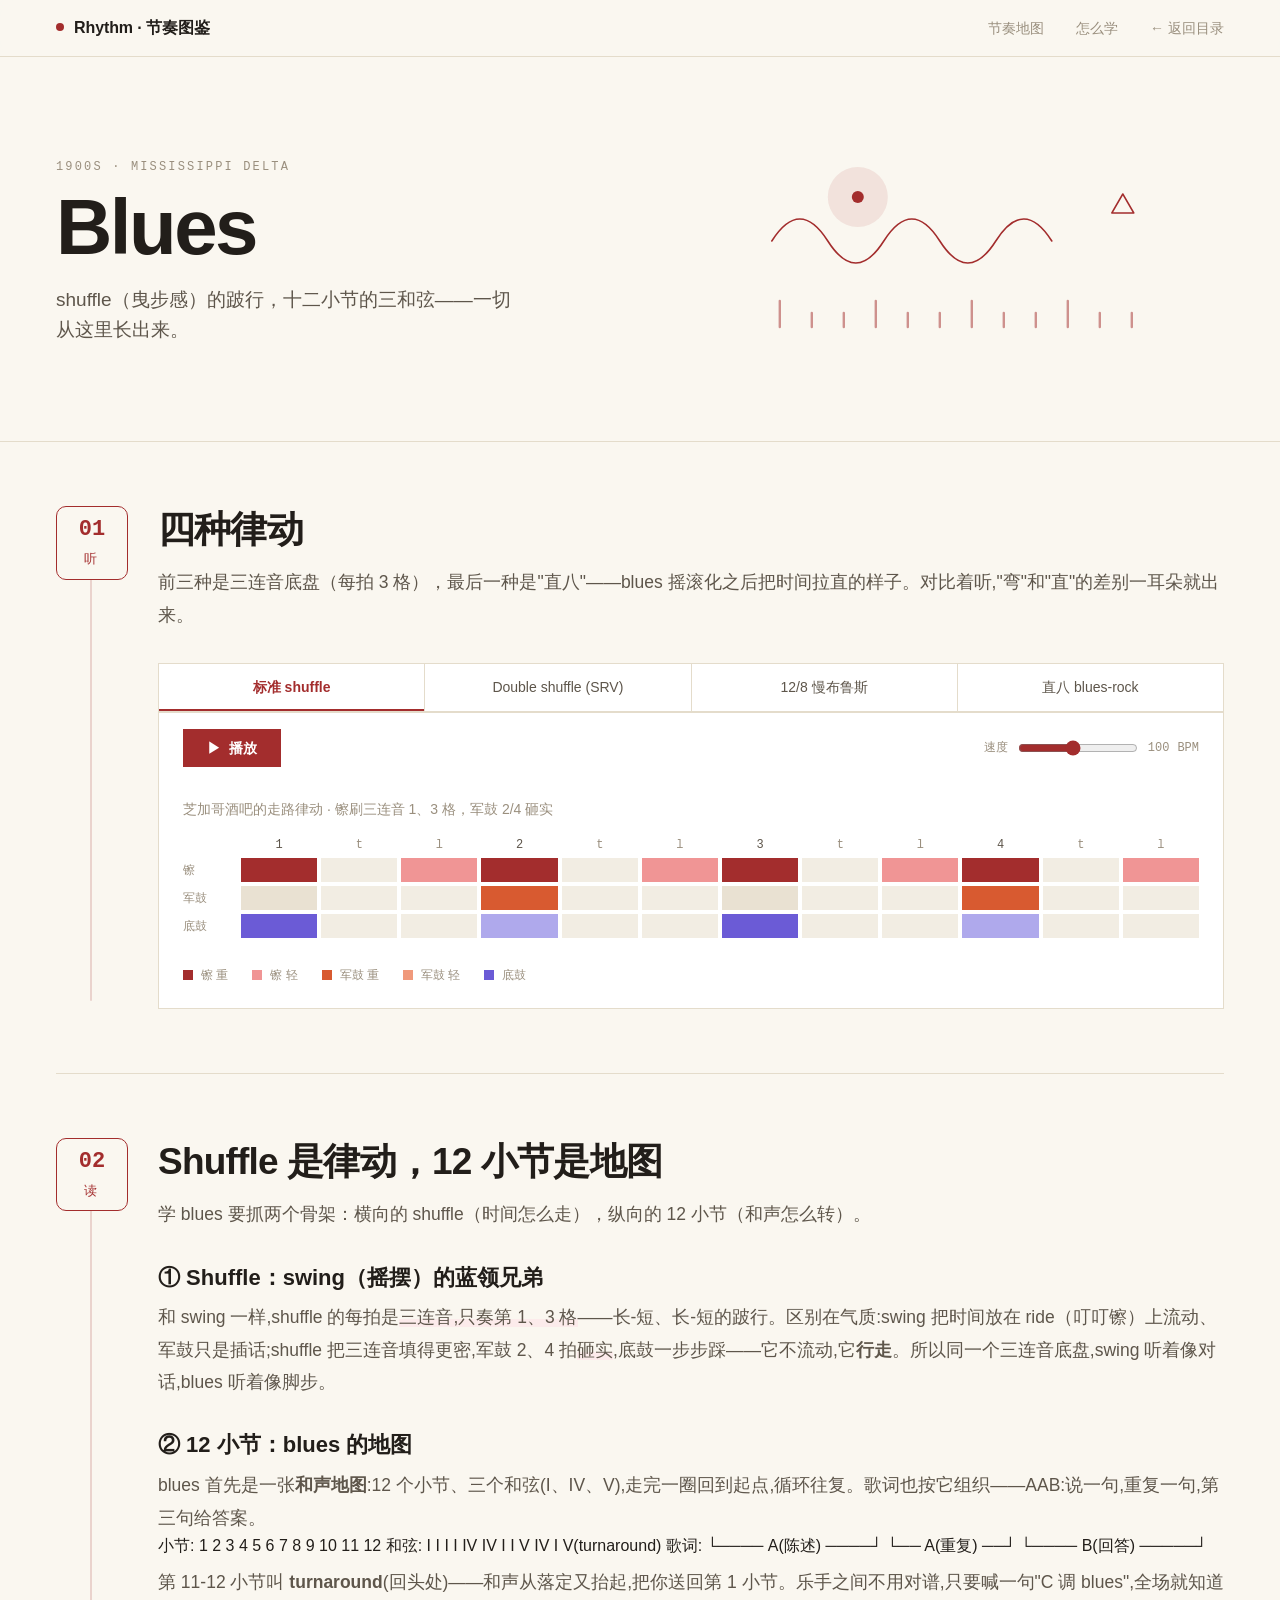
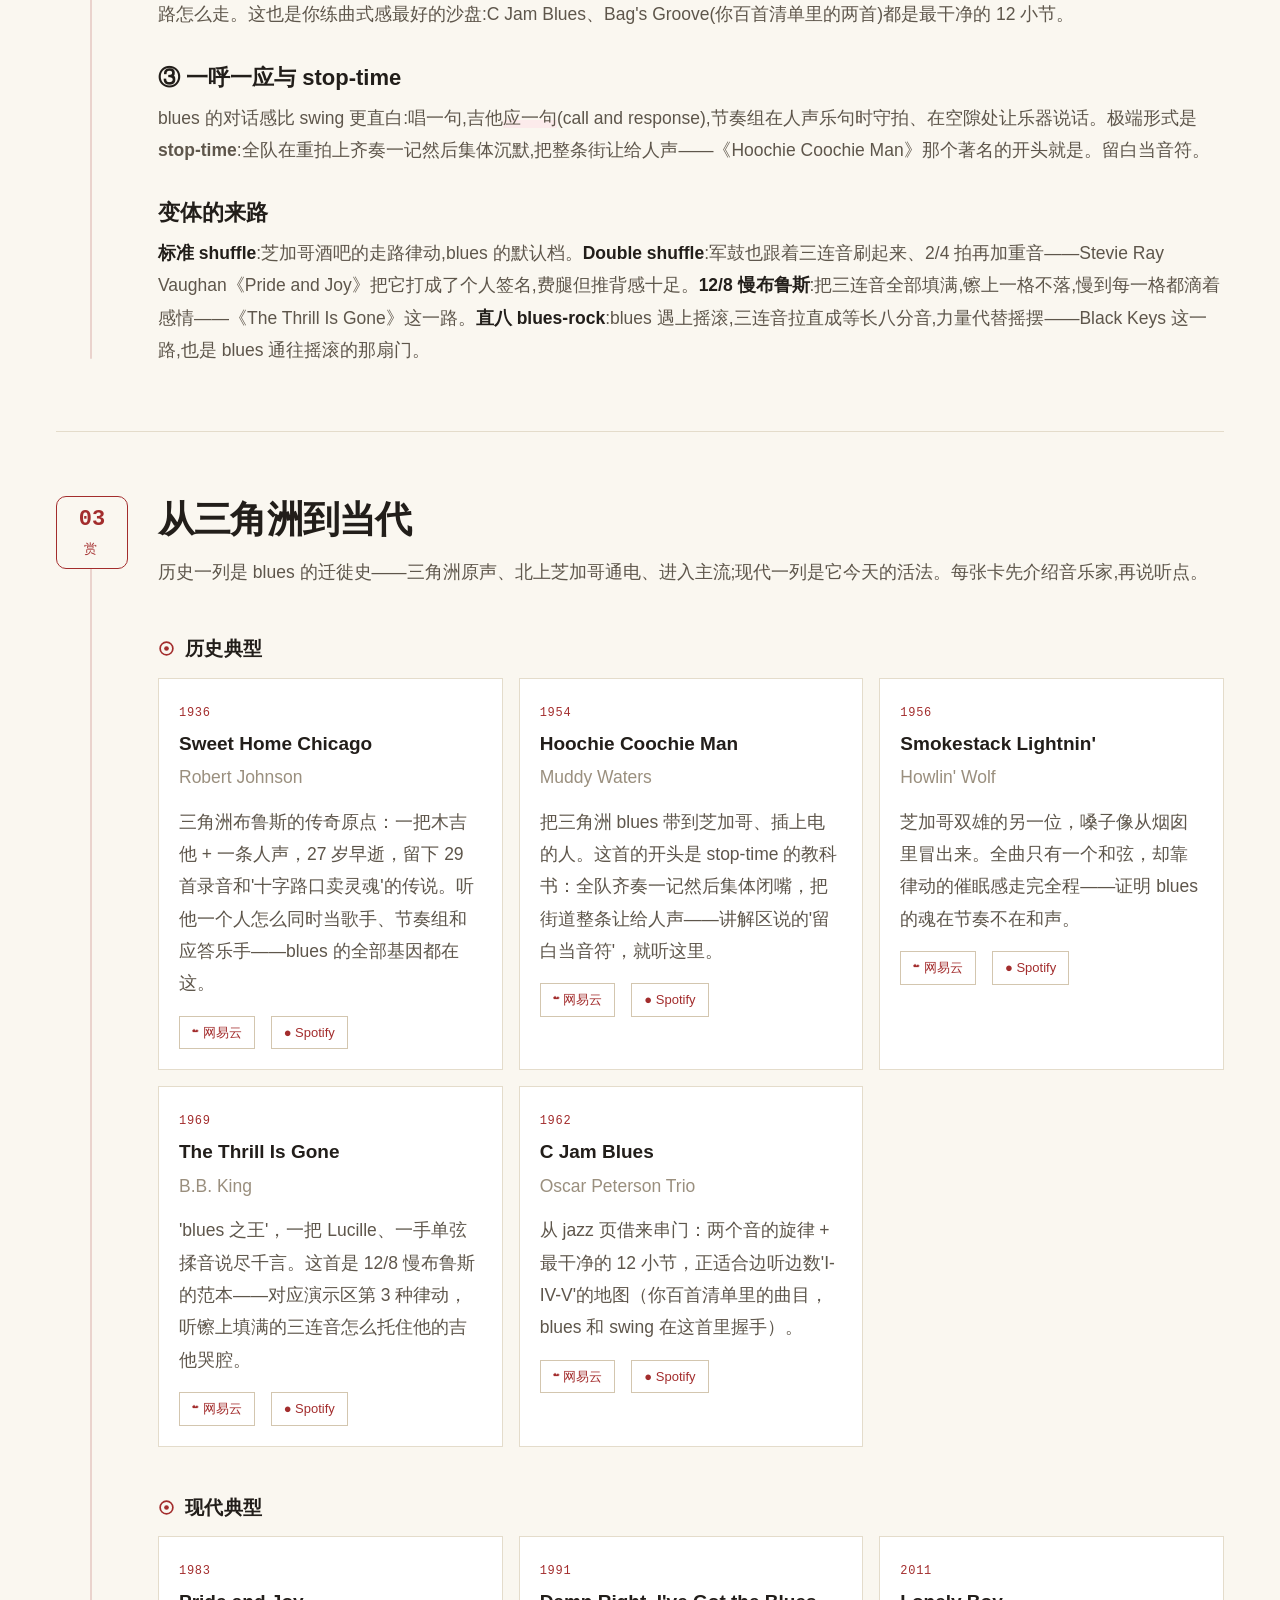
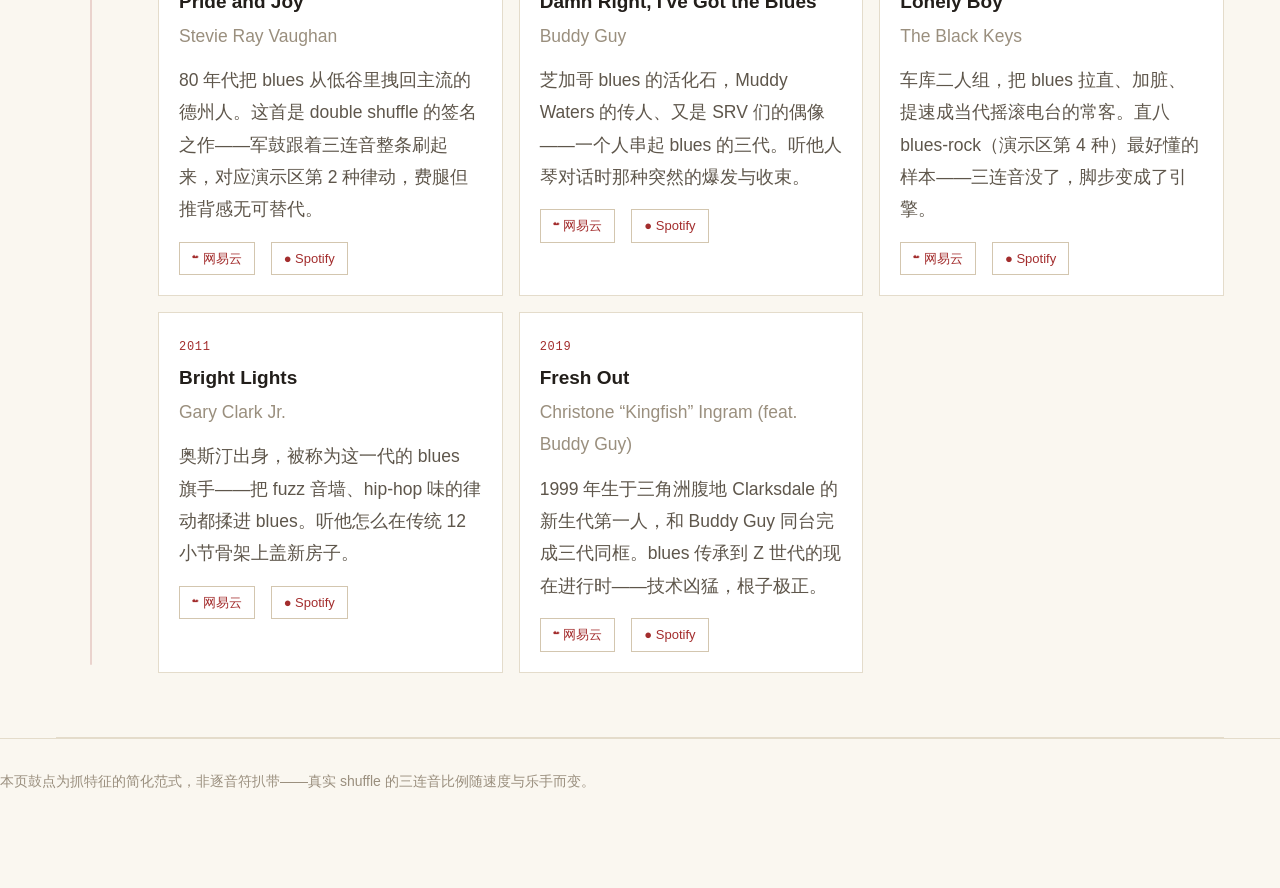
<file: blues.html>
<!DOCTYPE html>
<html lang="zh-CN">
<head>
<meta charset="UTF-8">
<meta name="viewport" content="width=device-width, initial-scale=1.0">
<title>Blues · 节奏图鉴</title>
<meta name="description" content="Blues 节奏：shuffle 与 12/8 的可播放演示、12 小节曲式讲解，以及历史与现代代表作。">
<link rel="stylesheet" href="style.css">
</head>
<body style="--accent:#A32D2D;--accent-soft:#FCEBEB">

<header class="topbar"><div class="wrap">
  <a class="brand" href="index.html"><span class="dot"></span>Rhythm · 节奏图鉴</a>
  <nav class="tnav">
    <a href="map.html">节奏地图</a>
    <a href="method.html">怎么学</a>
    <a href="directory.html">← 返回目录</a>
  </nav>
</div></header>

<section class="hero"><div class="wrap"><div class="row">
  <div>
    <div class="attr">1900s · Mississippi Delta</div>
    <h1>Blues</h1>
    <p class="dek">shuffle（曳步感）的跛行，十二小节的三和弦——一切从这里长出来。</p>
  </div>
  <div class="art"><svg viewBox="0 0 460 280" fill="none" aria-hidden="true">
  <path d="M32 128 q28 -44 56 0 q28 44 56 0 q28 -44 56 0 q28 44 56 0 q28 -44 56 0" stroke="var(--accent)" stroke-width="1.6" stroke-linecap="round"/>
  <g stroke="var(--accent)" stroke-width="2.4" stroke-linecap="round" opacity=".5"><line x1="40" y1="214" x2="40" y2="188"/><line x1="72" y1="214" x2="72" y2="200"/><line x1="104" y1="214" x2="104" y2="200"/><line x1="136" y1="214" x2="136" y2="188"/><line x1="168" y1="214" x2="168" y2="200"/><line x1="200" y1="214" x2="200" y2="200"/><line x1="232" y1="214" x2="232" y2="188"/><line x1="264" y1="214" x2="264" y2="200"/><line x1="296" y1="214" x2="296" y2="200"/><line x1="328" y1="214" x2="328" y2="188"/><line x1="360" y1="214" x2="360" y2="200"/><line x1="392" y1="214" x2="392" y2="200"/></g>
  <circle cx="118" cy="84" r="30" fill="var(--accent)" opacity=".10"/><circle cx="118" cy="84" r="6" fill="var(--accent)"/>
  <path d="M372 100 l11 -19 l11 19 Z" fill="none" stroke="var(--accent)" stroke-width="1.5" stroke-linejoin="round"/>
</svg></div>
</div></div></section>

<main class="wrap">

  <section class="section poster" id="demo">
    <div class="rail"><div class="tab"><span class="no">01</span><span class="kind">听</span></div></div>
    <div class="main">
    <h2>四种律动</h2>
    
<p class="lead">前三种是三连音底盘（每拍 3 格），最后一种是"直八"——blues 摇滚化之后把时间拉直的样子。对比着听,"弯"和"直"的差别一耳朵就出来。</p>

    <div class="player">
      <div class="chips" id="chips"></div>
      <div class="controls">
        <button class="play-btn" id="play"><span id="pic">▶</span><span id="plbl">播放</span></button>
        <div class="tempo">
          <span>速度</span>
          <input id="bpm" type="range" min="50" max="160" value="100">
          <span id="bpmval">100</span> BPM
        </div>
      </div>
      <div class="gdesc" id="gdesc"></div>
      <div class="gridrows" id="grid"></div>
      <div class="legend">
        <span><i style="background:#A32D2D;"></i>镲 重</span>
        <span><i style="background:#F09595;"></i>镲 轻</span>
        <span><i style="background:#D85A30;"></i>军鼓 重</span>
        <span><i style="background:#F0997B;"></i>军鼓 轻</span>
        <span><i style="background:#6B5BD6;"></i>底鼓</span>
      </div>
      </div>
  
    </div>
  </section>
  <section class="section poster" id="learn">
    <div class="rail"><div class="tab"><span class="no">02</span><span class="kind">读</span></div></div>
    <div class="main">
    <h2>Shuffle 是律动，12 小节是地图</h2>
    
<p>学 blues 要抓两个骨架：横向的 shuffle（时间怎么走），纵向的 12 小节（和声怎么转）。</p>

      <h3>① Shuffle：swing（摇摆）的蓝领兄弟</h3>
      <p>和 swing 一样,shuffle 的每拍是<span class="hl">三连音,只奏第 1、3 格</span>——长-短、长-短的跛行。区别在气质:swing 把时间放在 ride（叮叮镲）上流动、军鼓只是插话;shuffle 把三连音填得更密,军鼓 2、4 拍<span class="hl">砸实</span>,底鼓一步步踩——它不流动,它<b>行走</b>。所以同一个三连音底盘,swing 听着像对话,blues 听着像脚步。</p>

      <h3>② 12 小节：blues 的地图</h3>
      <p>blues 首先是一张<b>和声地图</b>:12 个小节、三个和弦(I、IV、V),走完一圈回到起点,循环往复。歌词也按它组织——AAB:说一句,重复一句,第三句给答案。</p>
      <div class="mono">小节:  1    2    3    4    5    6    7    8    9    10   11   12
和弦:  I    I    I    I    IV   IV   I    I    V    IV   I    V(turnaround)
歌词:  └──── A(陈述) ────┘  └── A(重复) ──┘  └──── B(回答) ─────┘</div>
      <p>第 11-12 小节叫 <b>turnaround</b>(回头处)——和声从落定又抬起,把你送回第 1 小节。乐手之间不用对谱,只要喊一句"C 调 blues",全场就知道路怎么走。这也是你练曲式感最好的沙盘:C Jam Blues、Bag's Groove(你百首清单里的两首)都是最干净的 12 小节。</p>

      <h3>③ 一呼一应与 stop-time</h3>
      <p>blues 的对话感比 swing 更直白:唱一句,吉他<span class="hl">应一句</span>(call and response),节奏组在人声乐句时守拍、在空隙处让乐器说话。极端形式是 <b>stop-time</b>:全队在重拍上齐奏一记然后集体沉默,把整条街让给人声——《Hoochie Coochie Man》那个著名的开头就是。留白当音符。</p>

      <h3>变体的来路</h3>
      <p><strong>标准 shuffle</strong>:芝加哥酒吧的走路律动,blues 的默认档。<strong>Double shuffle</strong>:军鼓也跟着三连音刷起来、2/4 拍再加重音——Stevie Ray Vaughan《Pride and Joy》把它打成了个人签名,费腿但推背感十足。<strong>12/8 慢布鲁斯</strong>:把三连音全部填满,镲上一格不落,慢到每一格都滴着感情——《The Thrill Is Gone》这一路。<strong>直八 blues-rock</strong>:blues 遇上摇滚,三连音拉直成等长八分音,力量代替摇摆——Black Keys 这一路,也是 blues 通往摇滚的那扇门。</p>
  
    </div>
  </section>
  <section class="section poster" id="modern">
    <div class="rail"><div class="tab"><span class="no">03</span><span class="kind">赏</span></div></div>
    <div class="main">
    <h2>从三角洲到当代</h2>
    
<p class="lead">历史一列是 blues 的迁徙史——三角洲原声、北上芝加哥通电、进入主流;现代一列是它今天的活法。每张卡先介绍音乐家,再说听点。</p>

    <div class="grouptitle">历史典型</div>
    <div class="songs" id="hist"></div>

    <div class="grouptitle">现代典型</div>
    <div class="songs" id="modernlist"></div>
  
    </div>
  </section>

</main>

<footer class="foot"><div class="wrap">本页鼓点为抓特征的简化范式，非逐音符扒带——真实 shuffle 的三连音比例随速度与乐手而变。</div></footer>

<script>
/* ---------- grooves (div = 每拍格数) ---------- */
const G={
 shuffle:{name:"标准 shuffle",bpm:100,steps:12,div:3,
   desc:"芝加哥酒吧的走路律动 · 镲刷三连音 1、3 格，军鼓 2/4 砸实",
   H:[2,0,1,2,0,1,2,0,1,2,0,1],
   S:[0,0,0,2,0,0,0,0,0,2,0,0],
   K:[2,0,0,1,0,0,2,0,0,1,0,0]},
 dbl:{name:"Double shuffle (SRV)",bpm:116,steps:12,div:3,
   desc:"军鼓也跟着三连音刷、2/4 再加重音 ·《Pride and Joy》的推背感（示意）",
   H:[2,0,1,2,0,1,2,0,1,2,0,1],
   S:[1,0,1,2,0,1,1,0,1,2,0,1],
   K:[1,0,0,1,0,0,1,0,0,1,0,0]},
 slow:{name:"12/8 慢布鲁斯",bpm:56,steps:12,div:3,
   desc:"三连音全填满、慢到每格滴感情 ·《The Thrill Is Gone》这一路",
   H:[2,1,1,2,1,1,2,1,1,2,1,1],
   S:[0,0,0,2,0,0,0,0,0,2,0,1],
   K:[2,0,0,0,0,0,2,0,1,0,0,0]},
 str8:{name:"直八 blues-rock",bpm:132,steps:8,div:2,
   desc:"三连音拉直成等长八分 · 力量代替摇摆，blues 通往摇滚的门",
   H:[2,1,2,1,2,1,2,1],
   S:[0,0,2,0,0,0,2,0],
   K:[2,0,0,1,2,0,0,0]}
};
const ROWS=[["H","镲","#A32D2D","#F09595"],["S","军鼓","#D85A30","#F0997B"],["K","底鼓","#6B5BD6","#AFA9EC"]];
function labels(steps,div){const beats=steps/div;const out=[];for(let b=1;b<=beats;b++){if(div===3){out.push(String(b),"t","l");}else{out.push(String(b),"&");}}return out;}
let cur="shuffle", playing=false, timer=null, col=0;

function chips(){const c=document.getElementById('chips');c.innerHTML='';Object.keys(G).forEach(k=>{const b=document.createElement('button');b.className='chip'+(k===cur?' on':'');b.textContent=G[k].name;b.onclick=()=>{cur=k;document.getElementById('bpm').value=G[k].bpm;document.getElementById('bpmval').textContent=G[k].bpm;col=0;chips();render();if(playing)loop();};c.appendChild(b);});}

function render(){
 const g=G[cur];document.getElementById('gdesc').textContent=g.desc;
 const grid=document.getElementById('grid');grid.innerHTML='';
 const cols=`54px repeat(${g.steps},minmax(16px,1fr))`;
 const head=document.createElement('div');head.className='grow';head.style.gridTemplateColumns=cols;
 head.innerHTML='<div></div>'+labels(g.steps,g.div).map((n,i)=>`<div class="beatnum${i%g.div===0?' strong':''}">${n}</div>`).join('');
 grid.appendChild(head);
 ROWS.forEach(([key,label,acc,ghost])=>{
   const row=document.createElement('div');row.className='grow';row.style.gridTemplateColumns=cols;
   let html=`<div class="glabel">${label}</div>`;
   for(let i=0;i<g.steps;i++){const v=g[key][i];const beat=i%g.div===0;let st='';if(v===2)st=`background:${acc};border-color:${acc};`;else if(v===1)st=`background:${ghost};border-color:${ghost};`;
     html+=`<div class="cell${beat&&!v?' beat':''}" data-col="${i}" style="${st}"></div>`;}
   row.innerHTML=html;grid.appendChild(row);
 });
}

/* ---------- audio ---------- */
let actx;
function AC(){actx=actx||new (window.AudioContext||window.webkitAudioContext)();return actx;}
function kick(t,v){const c=AC(),o=c.createOscillator(),g=c.createGain();o.connect(g);g.connect(c.destination);o.frequency.setValueAtTime(140,t);o.frequency.exponentialRampToValueAtTime(50,t+0.1);g.gain.setValueAtTime(v,t);g.gain.exponentialRampToValueAtTime(0.001,t+0.16);o.start(t);o.stop(t+0.17);}
function noise(t,v,freq,dur){const c=AC(),b=c.createBuffer(1,Math.floor(c.sampleRate*dur),c.sampleRate),d=b.getChannelData(0);for(let i=0;i<d.length;i++)d[i]=Math.random()*2-1;const s=c.createBufferSource();s.buffer=b;const f=c.createBiquadFilter();f.type='highpass';f.frequency.value=freq;const g=c.createGain();s.connect(f);f.connect(g);g.connect(c.destination);g.gain.setValueAtTime(v,t);g.gain.exponentialRampToValueAtTime(0.001,t+dur);s.start(t);s.stop(t+dur+0.02);}
function step(){const g=G[cur],c=AC(),t=c.currentTime+0.02;
 if(g.H[col]) noise(t,g.H[col]===2?0.4:0.22,6500,0.06);
 if(g.S[col]) noise(t,g.S[col]===2?0.75:0.25,1600,0.15);
 if(g.K[col]) kick(t,g.K[col]===2?0.9:0.45);
 document.querySelectorAll('.cell').forEach(e=>{e.classList.toggle('play',+e.dataset.col===col);});
 col=(col+1)%g.steps;}
function loop(){const g=G[cur];const bpm=+document.getElementById('bpm').value;const ms=60000/bpm/g.div;clearInterval(timer);step();timer=setInterval(step,ms);}
function toggle(){playing=!playing;const lbl=document.getElementById('plbl'),ic=document.getElementById('pic');if(playing){col=0;const c=AC();c.resume&&c.resume();loop();lbl.textContent='停止';ic.textContent='■';}else{clearInterval(timer);lbl.textContent='播放';ic.textContent='▶';document.querySelectorAll('.cell').forEach(e=>e.classList.remove('play'));}}
document.getElementById('play').onclick=toggle;
document.getElementById('bpm').oninput=function(){document.getElementById('bpmval').textContent=this.value;if(playing)loop();};

/* ---------- recommendations ---------- */
const HIST=[
 {yr:"1936",t:"Sweet Home Chicago",a:"Robert Johnson",d:"三角洲布鲁斯的传奇原点：一把木吉他 + 一条人声，27 岁早逝，留下 29 首录音和'十字路口卖灵魂'的传说。听他一个人怎么同时当歌手、节奏组和应答乐手——blues 的全部基因都在这。"},
 {yr:"1954",t:"Hoochie Coochie Man",a:"Muddy Waters",d:"把三角洲 blues 带到芝加哥、插上电的人。这首的开头是 stop-time 的教科书：全队齐奏一记然后集体闭嘴，把街道整条让给人声——讲解区说的'留白当音符'，就听这里。"},
 {yr:"1956",t:"Smokestack Lightnin'",a:"Howlin' Wolf",d:"芝加哥双雄的另一位，嗓子像从烟囱里冒出来。全曲只有一个和弦，却靠律动的催眠感走完全程——证明 blues 的魂在节奏不在和声。"},
 {yr:"1969",t:"The Thrill Is Gone",a:"B.B. King",d:"'blues 之王'，一把 Lucille、一手单弦揉音说尽千言。这首是 12/8 慢布鲁斯的范本——对应演示区第 3 种律动，听镲上填满的三连音怎么托住他的吉他哭腔。"},
 {yr:"1962",t:"C Jam Blues",a:"Oscar Peterson Trio",d:"从 jazz 页借来串门：两个音的旋律 + 最干净的 12 小节，正适合边听边数'I-IV-V'的地图（你百首清单里的曲目，blues 和 swing 在这首里握手）。"},
];
const MODERN=[
 {yr:"1983",t:"Pride and Joy",a:"Stevie Ray Vaughan",d:"80 年代把 blues 从低谷里拽回主流的德州人。这首是 double shuffle 的签名之作——军鼓跟着三连音整条刷起来，对应演示区第 2 种律动，费腿但推背感无可替代。"},
 {yr:"1991",t:"Damn Right, I've Got the Blues",a:"Buddy Guy",d:"芝加哥 blues 的活化石，Muddy Waters 的传人、又是 SRV 们的偶像——一个人串起 blues 的三代。听他人琴对话时那种突然的爆发与收束。"},
 {yr:"2011",t:"Lonely Boy",a:"The Black Keys",d:"车库二人组，把 blues 拉直、加脏、提速成当代摇滚电台的常客。直八 blues-rock（演示区第 4 种）最好懂的样本——三连音没了，脚步变成了引擎。"},
 {yr:"2011",t:"Bright Lights",a:"Gary Clark Jr.",d:"奥斯汀出身，被称为这一代的 blues 旗手——把 fuzz 音墙、hip-hop 味的律动都揉进 blues。听他怎么在传统 12 小节骨架上盖新房子。"},
 {yr:"2019",t:"Fresh Out",a:"Christone “Kingfish” Ingram (feat. Buddy Guy)",d:"1999 年生于三角洲腹地 Clarksdale 的新生代第一人，和 Buddy Guy 同台完成三代同框。blues 传承到 Z 世代的现在进行时——技术凶猛，根子极正。"},
];
function card(list,el){
 const sc=document.getElementById(el);
 list.forEach(s=>{
  const q=encodeURIComponent(s.t+' '+s.a);
  const d=document.createElement('div');d.className='song';
  d.innerHTML=`<span class="yr">${s.yr}</span><h4>${s.t}</h4><p class="artist">${s.a}</p><p>${s.d}</p>
    <span style="display:flex;gap:16px;flex-wrap:wrap;"><a class="listen" href="https://music.163.com/#/search/m/?s=${q}" target="_blank" rel="noopener">☁ 网易云</a><a class="listen" href="https://open.spotify.com/search/${q}" target="_blank" rel="noopener">● Spotify</a></span>`;
  sc.appendChild(d);
 });
}
card(HIST,'hist');card(MODERN,'modernlist');

chips();render();
</script>
</body>
</html>
</file>
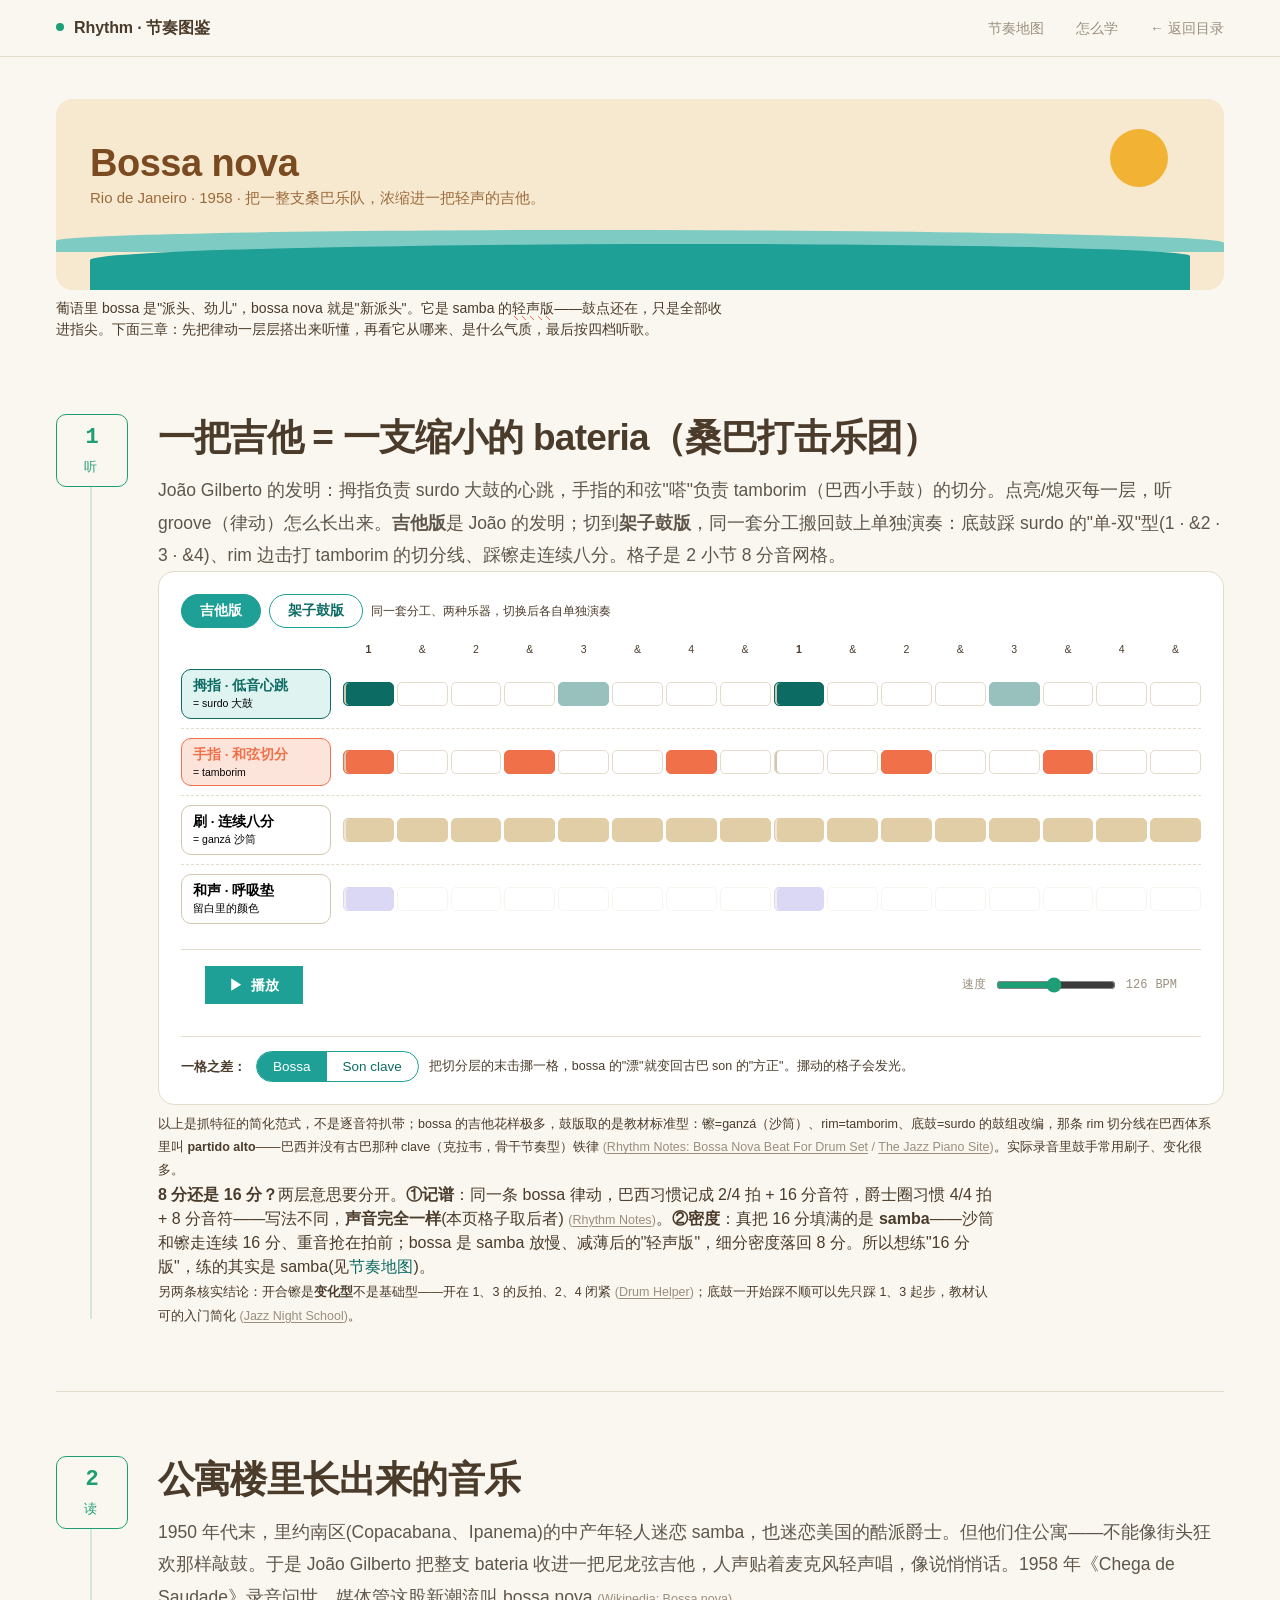
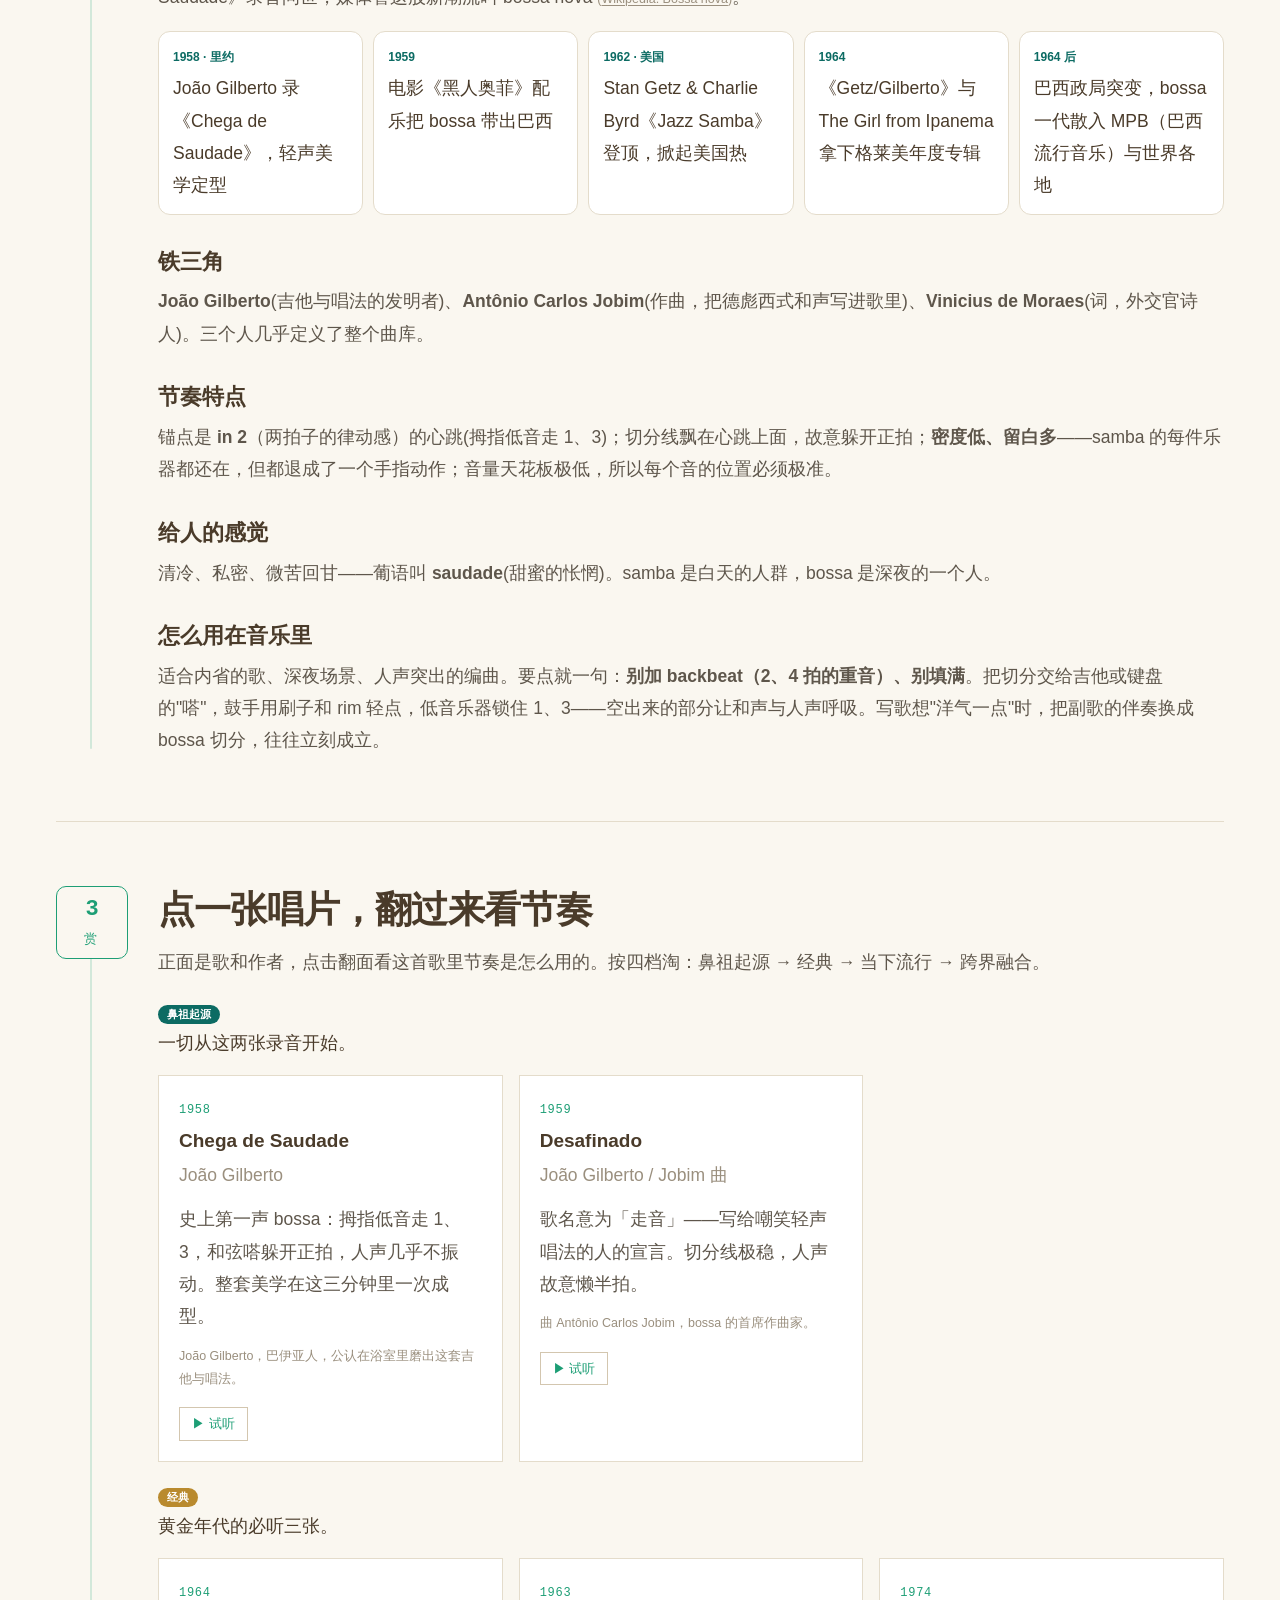
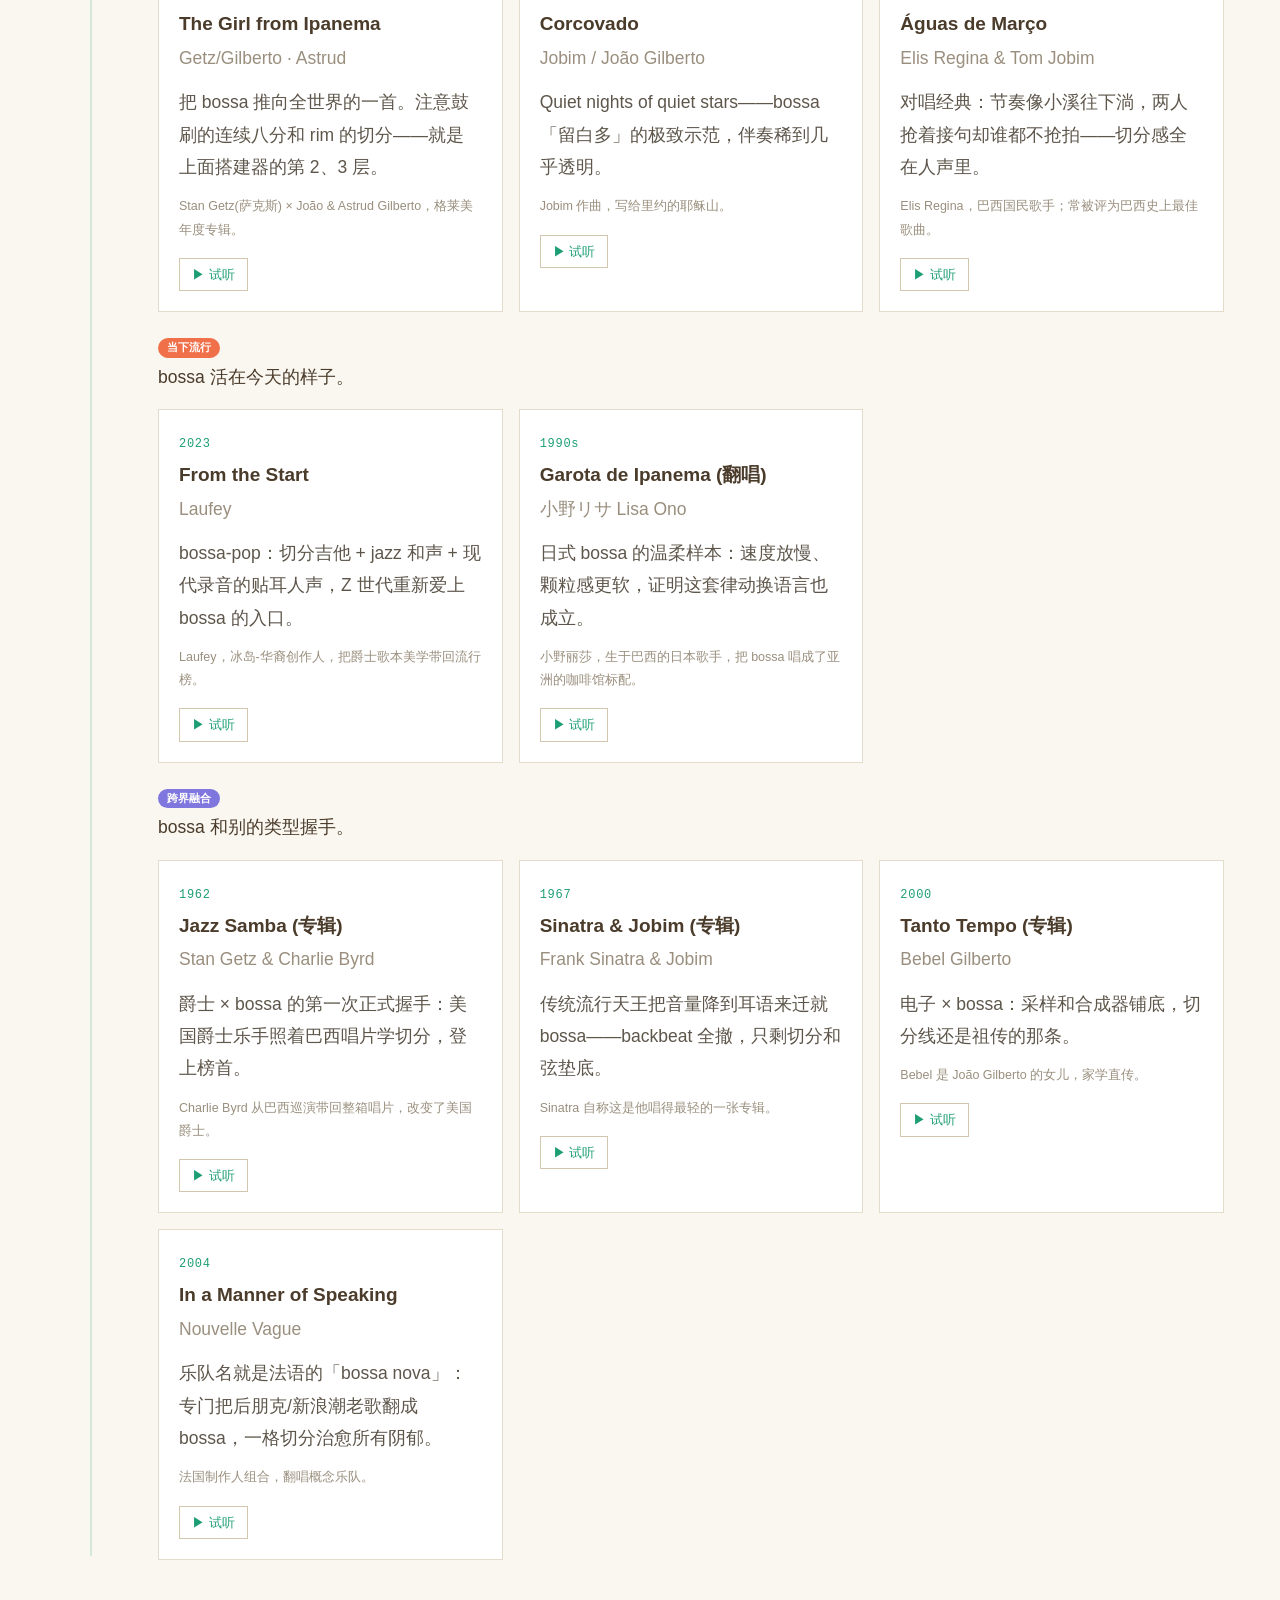
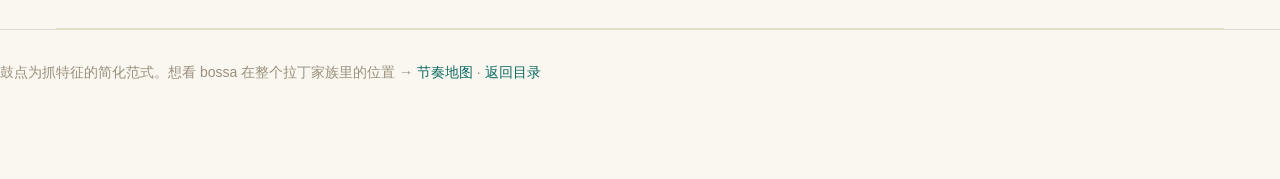
<file: bossa.html>
<!DOCTYPE html>
<html lang="zh-CN">
<head>
<meta charset="UTF-8">
<meta name="viewport" content="width=device-width, initial-scale=1.0">
<title>Bossa nova · 节奏图鉴</title>
<meta name="description" content="Bossa nova：分层搭出律动的交互讲解、历史与文化、四档歌曲推荐(唱片翻面卡)。">
<link rel="stylesheet" href="style.css">
<style>
  :root{--sea:#1FA096;--sea-soft:#DFF3F0;--sea-deep:#0C6B63;--coral:#F0704A;--coral-soft:#FDE4DA;--sun:#F2B234;--sand:#F7E9D0;--ink:#4A3B2A;}
  .seclabel .num{background:var(--sea);}
  .seclabel .t{color:var(--sea-deep);}
  .kicker.sea{color:var(--sea-deep);background:var(--sea-soft);}
  .cover{position:relative;border-radius:16px;overflow:hidden;background:var(--sand);padding:46px 34px 0;margin:8px 0 6px;}
  .cover h1{font-size:38px;margin:0 0 6px;color:#7A4A21;letter-spacing:-.5px;}
  .cover .csub{color:#9C6B3C;font-size:15px;margin:0 0 34px;max-width:560px;position:relative;z-index:2;}
  .cover .sun{position:absolute;top:30px;right:56px;width:58px;height:58px;border-radius:50%;background:var(--sun);}
  .cover .sea1{height:46px;background:var(--sea);border-radius:55% 45% 0 0/16px 12px 0 0;position:relative;z-index:1;}
  .cover .sea2{position:absolute;left:0;right:0;bottom:38px;height:22px;background:#7ECBC4;border-radius:50% 60% 0 0/12px 14px 0 0;}
  @media(max-width:560px){.cover h1{font-size:28px;}.cover .sun{right:22px;top:20px;width:42px;height:42px;}}

  .builder{background:var(--surface);border:1px solid var(--line);border-radius:16px;padding:22px;}
  .gtabs{display:flex;gap:8px;align-items:center;margin-bottom:14px;flex-wrap:wrap;}
  .gt{border:1.5px solid var(--sea);background:transparent;color:var(--sea-deep);border-radius:999px;padding:7px 18px;font-size:13.5px;font-weight:600;cursor:pointer;font-family:inherit;}
  .gt.on{background:var(--sea);color:#fff;}
  .gtnote{font-size:12px;color:var(--hint);}
  .lyrow{display:grid;grid-template-columns:150px 1fr;gap:12px;align-items:center;padding:9px 0;border-top:1px dashed var(--line);}
  .lyrow:first-of-type{border-top:none;}
  .lybtn{display:flex;flex-direction:column;gap:2px;text-align:left;border:1.5px solid var(--line2);background:var(--bg);border-radius:10px;padding:7px 11px;cursor:pointer;font-family:inherit;transition:.15s;}
  .lybtn .nm{font-size:13.5px;font-weight:600;color:var(--muted);}
  .lybtn .rl{font-size:10.5px;color:var(--hint);}
  .lybtn.on{border-color:var(--lc);background:var(--lsoft);}
  .lybtn.on .nm{color:var(--lc);}
  .steps{display:grid;grid-template-columns:repeat(16,1fr);gap:3px;}
  .st{height:24px;border:1px solid var(--line);border-radius:5px;background:transparent;position:relative;}
  .st.bar{box-shadow:inset 2px 0 0 var(--line2);}
  .st.hit{background:var(--lc);border-color:var(--lc);}
  .st.hit.soft{opacity:.42;}
  .st.now{outline:2px solid var(--ink);outline-offset:0;}
  .st.diff{box-shadow:0 0 0 3px var(--sun);animation:diffglow 1.1s ease-in-out 3;}
  @keyframes diffglow{50%{box-shadow:0 0 0 6px rgba(242,178,52,.35);}}
  .offrow .st{opacity:.28;}
  .beathead{display:grid;grid-template-columns:150px 1fr;gap:12px;margin-bottom:2px;}
  .beatnums{display:grid;grid-template-columns:repeat(16,1fr);gap:3px;font-size:10.5px;color:var(--hint);text-align:center;}
  .beatnums b{color:var(--text);font-weight:600;}
  .abwrap{display:flex;align-items:center;gap:10px;margin-top:16px;padding-top:14px;border-top:1px solid var(--line);flex-wrap:wrap;}
  .ab{display:inline-flex;border:1.5px solid var(--sea);border-radius:999px;overflow:hidden;}
  .ab button{border:none;background:transparent;padding:7px 16px;font-size:13.5px;cursor:pointer;font-family:inherit;color:var(--sea-deep);}
  .ab button.on{background:var(--sea);color:#fff;}
  .abnote{font-size:12.5px;color:var(--muted);}

  .metro{position:fixed;right:18px;bottom:18px;width:44px;height:58px;z-index:30;opacity:0;transition:opacity .3s;pointer-events:none;}
  .metro.show{opacity:.9;}
  .metro .body{position:absolute;bottom:0;left:50%;transform:translateX(-50%);width:38px;height:46px;background:var(--ink);border-radius:7px 7px 4px 4px;clip-path:polygon(28% 0,72% 0,100% 100%,0 100%);}
  .metro .arm{position:absolute;bottom:8px;left:50%;width:2.5px;height:40px;background:var(--sun);border-radius:2px;transform-origin:bottom center;animation:tick 1s ease-in-out infinite alternate;animation-play-state:paused;}
  .metro.show .arm{animation-play-state:running;}
  @keyframes tick{from{transform:rotate(-24deg);}to{transform:rotate(24deg);}}

  .timeline{display:flex;gap:10px;flex-wrap:wrap;margin:18px 0;}
  .tl{flex:1 1 150px;min-width:150px;background:var(--surface);border:1px solid var(--line);border-radius:12px;padding:12px 14px;}
  .tl .yr{font-size:12px;font-weight:600;color:var(--sea-deep);}
  .tl p{font-size:12.5px;color:var(--muted);margin:4px 0 0;line-height:1.55;}
  .wavy{background-image:linear-gradient(45deg,transparent 45%,var(--coral) 45%,var(--coral) 55%,transparent 55%);background-size:8px 4px;background-repeat:repeat-x;background-position:0 100%;padding-bottom:4px;}

  .bin{margin:26px 0 4px;}
  .bin h3{font-size:16px;margin:0 0 3px;display:flex;align-items:center;gap:8px;}
  .bin .bintag{font-size:11px;font-weight:600;color:#fff;background:var(--bc);padding:2px 9px;border-radius:999px;}
  .bin .binnote{font-size:12.5px;color:var(--muted);margin:0 0 12px;}
  .sleeves{display:grid;grid-template-columns:repeat(auto-fill,minmax(200px,1fr));gap:14px;}
  .sleeve{perspective:900px;cursor:pointer;height:200px;}
  .inner{position:relative;width:100%;height:100%;transition:transform .5s;transform-style:preserve-3d;}
  .sleeve.flip .inner{transform:rotateY(180deg);}
  .face{position:absolute;inset:0;backface-visibility:hidden;border-radius:10px;border:1px solid rgba(74,59,42,.18);padding:14px;display:flex;flex-direction:column;}
  .front{background:var(--sc);}
  .front .hole{width:34px;height:34px;border-radius:50%;background:var(--ink);align-self:center;margin:6px 0 10px;position:relative;}
  .front .hole::after{content:"";position:absolute;inset:38%;border-radius:50%;background:var(--sc);}
  .front .ttl{font-size:15px;font-weight:700;color:var(--tc);line-height:1.3;}
  .front .art{font-size:12px;color:var(--tc);opacity:.75;margin-top:3px;}
  .front .yr{margin-top:auto;font-size:11px;color:var(--tc);opacity:.6;}
  .front .fliphint{position:absolute;top:10px;right:12px;font-size:10px;color:var(--tc);opacity:.5;}
  .back{background:var(--surface);transform:rotateY(180deg);}
  .back .bt{font-size:12.5px;font-weight:600;margin-bottom:6px;color:var(--text);}
  .back p{font-size:12px;color:var(--muted);margin:0 0 6px;line-height:1.6;flex:1;overflow:auto;}
  .back a{font-size:12px;color:var(--sea-deep);font-weight:500;text-decoration:none;}
  .back a:hover{text-decoration:underline;}
  @media(max-width:560px){.lyrow{grid-template-columns:110px 1fr;}.beathead{grid-template-columns:110px 1fr;}}
</style>
</head>
<body style="--accent:#1D9E75;--accent-soft:#E1F5EE">

<header class="topbar"><div class="wrap">
  <a class="brand" href="index.html"><span class="dot"></span>Rhythm · 节奏图鉴</a>
  <nav class="tnav">
    <a href="map.html">节奏地图</a>
    <a href="method.html">怎么学</a>
    <a href="directory.html">← 返回目录</a>
  </nav>
</div></header>

<div class="metro" id="metro" aria-hidden="true"><span class="arm"></span><span class="body"></span></div>

<main class="wrap">

  <section style="padding:34px 0 10px;">
    <div class="cover">
      <span class="sun"></span>
      <h1>Bossa nova</h1>
      <p class="csub">Rio de Janeiro · 1958 · 把一整支桑巴乐队，浓缩进一把轻声的吉他。</p>
      <div class="sea2"></div><div class="sea1"></div>
    </div>
    <p style="color:var(--muted);font-size:14px;max-width:680px;">葡语里 bossa 是"派头、劲儿"，bossa nova 就是"新派头"。它是 samba 的<span class="wavy">轻声版</span>——鼓点还在，只是全部收进指尖。下面三章：先把律动一层层搭出来听懂，再看它从哪来、是什么气质，最后按四档听歌。</p>
  </section>

  <section class="section poster" id="listen">
    <div class="rail"><div class="tab"><span class="no">1</span><span class="kind">听</span></div></div>
    <div class="main">
    
    <h2>一把吉他 = 一支缩小的 bateria（桑巴打击乐团）</h2>
    <p class="lead">João Gilberto 的发明：拇指负责 surdo 大鼓的心跳，手指的和弦"嗒"负责 tamborim（巴西小手鼓）的切分。点亮/熄灭每一层，听 groove（律动）怎么长出来。<b>吉他版</b>是 João 的发明；切到<b>架子鼓版</b>，同一套分工搬回鼓上单独演奏：底鼓踩 surdo 的"单-双"型(1 · &amp;2 · 3 · &amp;4)、rim 边击打 tamborim 的切分线、踩镲走连续八分。格子是 2 小节 8 分音网格。</p>

    <div class="builder">
      <div class="gtabs">
        <button id="tabG" class="gt on">吉他版</button>
        <button id="tabD" class="gt">架子鼓版</button>
        <span class="gtnote">同一套分工、两种乐器，切换后各自单独演奏</span>
      </div>
      <div class="beathead"><div></div>
        <div class="beatnums"><b>1</b><span>&amp;</span><span>2</span><span>&amp;</span><span>3</span><span>&amp;</span><span>4</span><span>&amp;</span><b>1</b><span>&amp;</span><span>2</span><span>&amp;</span><span>3</span><span>&amp;</span><span>4</span><span>&amp;</span></div>
      </div>
      <div id="rows"></div>

      <div class="controls" style="margin-top:16px;">
        <button class="play-btn" id="play" style="background:var(--sea);"><span id="pic">▶</span><span id="plbl">播放</span></button>
        <div class="tempo"><span>速度</span><input id="bpm" type="range" min="104" max="150" value="126"><span id="bpmval">126</span> BPM</div>
      </div>

      <div class="abwrap">
        <span style="font-size:13px;font-weight:600;">一格之差：</span>
        <span class="ab"><button id="abB" class="on">Bossa</button><button id="abS">Son clave</button></span>
        <span class="abnote" id="abnote">把切分层的末击挪一格，bossa 的"漂"就变回古巴 son 的"方正"。挪动的格子会发光。</span>
      </div>
    </div>
    <p style="font-size:12.5px;color:var(--hint);">以上是抓特征的简化范式，不是逐音符扒带；bossa 的吉他花样极多，鼓版取的是教材标准型：镲=ganzá（沙筒）、rim=tamborim、底鼓=surdo 的鼓组改编，那条 rim 切分线在巴西体系里叫 <b>partido alto</b>——巴西并没有古巴那种 clave（克拉韦，骨干节奏型）铁律 <span class="src">(<a href="https://rhythmnotes.net/bossa-nova-drum-beats/" target="_blank" rel="noopener">Rhythm Notes: Bossa Nova Beat For Drum Set</a> / <a href="https://www.thejazzpianosite.com/jazz-piano-lessons/jazz-genres/how-to-play-bossa-nova/" target="_blank" rel="noopener">The Jazz Piano Site</a>)</span>。实际录音里鼓手常用刷子、变化很多。</p>
    <div class="box" style="border-left-color:var(--sea);max-width:840px;">
      <b>8 分还是 16 分？</b>两层意思要分开。<b>①记谱</b>：同一条 bossa 律动，巴西习惯记成 2/4 拍 + 16 分音符，爵士圈习惯 4/4 拍 + 8 分音符——写法不同，<b>声音完全一样</b>(本页格子取后者) <span class="src">(<a href="https://rhythmnotes.net/bossa-nova-drum-beats/" target="_blank" rel="noopener">Rhythm Notes</a>)</span>。<b>②密度</b>：真把 16 分填满的是 <b>samba</b>——沙筒和镲走连续 16 分、重音抢在拍前；bossa 是 samba 放慢、减薄后的"轻声版"，细分密度落回 8 分。所以想练"16 分版"，练的其实是 samba(见<a href="map.html" style="color:var(--sea-deep);">节奏地图</a>)。<br>
      <span style="font-size:12.5px;color:var(--muted);">另两条核实结论：开合镲是<b>变化型</b>不是基础型——开在 1、3 的反拍、2、4 闭紧 <span class="src">(<a href="https://drumhelper.com/learning-drums/bossa-nova-drum-beats-and-patterns/" target="_blank" rel="noopener">Drum Helper</a>)</span>；底鼓一开始踩不顺可以先只踩 1、3 起步，教材认可的入门简化 <span class="src">(<a href="https://jazznightschool.org/pages/basic-bossa-nova-groove-for-drummers" target="_blank" rel="noopener">Jazz Night School</a>)</span>。</span>
    </div>
  
    </div>
  </section>

  <section class="section poster" id="know">
    <div class="rail"><div class="tab"><span class="no">2</span><span class="kind">读</span></div></div>
    <div class="main">
    
    <h2>公寓楼里长出来的音乐</h2>
    <div class="prose">
      <p>1950 年代末，里约南区(Copacabana、Ipanema)的中产年轻人迷恋 samba，也迷恋美国的酷派爵士。但他们住公寓——不能像街头狂欢那样敲鼓。于是 João Gilberto 把整支 bateria 收进一把尼龙弦吉他，人声贴着麦克风轻声唱，像说悄悄话。1958 年《Chega de Saudade》录音问世，媒体管这股新潮流叫 bossa nova <span class="src">(<a href="https://en.wikipedia.org/wiki/Bossa_nova" target="_blank" rel="noopener">Wikipedia: Bossa nova</a>)</span>。</p>
      <div class="timeline">
        <div class="tl"><span class="yr">1958 · 里约</span><p>João Gilberto 录《Chega de Saudade》，轻声美学定型</p></div>
        <div class="tl"><span class="yr">1959</span><p>电影《黑人奥菲》配乐把 bossa 带出巴西</p></div>
        <div class="tl"><span class="yr">1962 · 美国</span><p>Stan Getz &amp; Charlie Byrd《Jazz Samba》登顶，掀起美国热</p></div>
        <div class="tl"><span class="yr">1964</span><p>《Getz/Gilberto》与 The Girl from Ipanema 拿下格莱美年度专辑</p></div>
        <div class="tl"><span class="yr">1964 后</span><p>巴西政局突变，bossa 一代散入 MPB（巴西流行音乐）与世界各地</p></div>
      </div>
      <h3>铁三角</h3>
      <p><b>João Gilberto</b>(吉他与唱法的发明者)、<b>Antônio Carlos Jobim</b>(作曲，把德彪西式和声写进歌里)、<b>Vinicius de Moraes</b>(词，外交官诗人)。三个人几乎定义了整个曲库。</p>
      <h3>节奏特点</h3>
      <p>锚点是 <b>in 2</b>（两拍子的律动感）的心跳(拇指低音走 1、3)；切分线飘在心跳上面，故意躲开正拍；<b>密度低、留白多</b>——samba 的每件乐器都还在，但都退成了一个手指动作；音量天花板极低，所以每个音的位置必须极准。</p>
      <h3>给人的感觉</h3>
      <p>清冷、私密、微苦回甘——葡语叫 <b>saudade</b>(甜蜜的怅惘)。samba 是白天的人群，bossa 是深夜的一个人。</p>
      <h3>怎么用在音乐里</h3>
      <p>适合内省的歌、深夜场景、人声突出的编曲。要点就一句：<b>别加 backbeat（2、4 拍的重音）、别填满</b>。把切分交给吉他或键盘的"嗒"，鼓手用刷子和 rim 轻点，低音乐器锁住 1、3——空出来的部分让和声与人声呼吸。写歌想"洋气一点"时，把副歌的伴奏换成 bossa 切分，往往立刻成立。</p>
    </div>
  
    </div>
  </section>

  <section class="section poster" id="more">
    <div class="rail"><div class="tab"><span class="no">3</span><span class="kind">赏</span></div></div>
    <div class="main">
    
    <h2>点一张唱片，翻过来看节奏</h2>
    <p class="lead">正面是歌和作者，点击翻面看这首歌里节奏是怎么用的。按四档淘：鼻祖起源 → 经典 → 当下流行 → 跨界融合。</p>
    <div id="bins"></div>
  
    </div>
  </section>
</main>

<footer class="foot"><div class="wrap">鼓点为抓特征的简化范式。想看 bossa 在整个拉丁家族里的位置 → <a href="map.html" style="color:var(--sea-deep);">节奏地图</a> · <a href="directory.html" style="color:var(--sea-deep);">返回目录</a></div></footer>

<script>
const STEPS=16;
const LAYERS=[
 {id:"bass",nm:"拇指 · 低音心跳",rl:"= surdo 大鼓",c:"#0C6B63",soft:"#DFF3F0",g:"gtr",
  pat:[2,0,0,0,1,0,0,0,2,0,0,0,1,0,0,0],on:true},
 {id:"chord",nm:"手指 · 和弦切分",rl:"= tamborim",c:"#F0704A",soft:"#FDE4DA",g:"gtr",
  pat:[2,0,0,2,0,0,2,0,0,0,2,0,0,2,0,0],on:true},
 {id:"shk",nm:"刷 · 连续八分",rl:"= ganzá 沙筒",c:"#B98A2E",soft:"#FAEEDA",g:"gtr",
  pat:[1,1,1,1,1,1,1,1,1,1,1,1,1,1,1,1],on:false},
 {id:"pad",nm:"和声 · 呼吸垫",rl:"留白里的颜色",c:"#7F77DD",soft:"#EEEDFE",g:"gtr",
  pat:[2,0,0,0,0,0,0,0,2,0,0,0,0,0,0,0],on:false},
 {id:"kick",nm:"底鼓 · surdo 型",rl:"1 · &2 · 3 · &4，重心在 3",c:"#0C6B63",soft:"#DFF3F0",g:"drm",
  pat:[1,0,0,1,2,0,0,1,1,0,0,1,2,0,0,1],on:true},
 {id:"rim",nm:"边击 rim · partido alto",rl:"= tamborim 的切分线",c:"#F0704A",soft:"#FDE4DA",g:"drm",
  pat:[2,0,0,2,0,0,2,0,0,0,2,0,0,2,0,0],on:true},
 {id:"hh",nm:"踩镲 · 连续八分(闭)",rl:"= ganzá 沙筒 · 基础型",c:"#B98A2E",soft:"#FAEEDA",g:"drm",
  pat:[1,1,1,1,1,1,1,1,1,1,1,1,1,1,1,1],on:true},
 {id:"hho",nm:"踩镲 · 开合变化",rl:"反拍开 · 2、4 闭紧",c:"#8A6FD0",soft:"#EEEDFE",g:"drm",
  pat:[1,2,1,1,1,2,1,1,1,2,1,1,1,2,1,1],on:false}
];
const CHORD_BOSSA=[2,0,0,2,0,0,2,0,0,0,2,0,0,2,0,0];
const CHORD_SON  =[2,0,0,2,0,0,2,0,0,0,2,0,2,0,0,0];
let mode="bossa", grp="gtr", playing=false, timer=null, col=0;

function rows(){
 const R=document.getElementById('rows'); R.innerHTML='';
 document.getElementById('tabG').classList.toggle('on',grp==="gtr");
 document.getElementById('tabD').classList.toggle('on',grp!=="gtr");
 LAYERS.forEach((L,li)=>{
  if(L.g!==grp) return;
  const row=document.createElement('div'); row.className='lyrow';
  row.style.setProperty('--lc',L.c); row.style.setProperty('--lsoft',L.soft);
  const btn=document.createElement('button');
  btn.className='lybtn'+(L.on?' on':'');
  btn.innerHTML='<span class="nm">'+L.nm+'</span><span class="rl">'+L.rl+'</span>';
  btn.onclick=()=>{L.on=!L.on;
    if(L.on&&L.id==="hh"){const o=LAYERS.find(x=>x.id==="hho");if(o)o.on=false;}
    if(L.on&&L.id==="hho"){const o=LAYERS.find(x=>x.id==="hh");if(o)o.on=false;}
    rows();};
  const grid=document.createElement('div'); grid.className='steps'+(L.on?'':' offrow');
  for(let i=0;i<16;i++){
    const v=L.pat[i]; const d=document.createElement('div');
    d.className='st'+(i%8===0?' bar':'')+(v? (v===1?' hit soft':' hit'):'');
    d.dataset.col=i; d.dataset.layer=li;
    grid.appendChild(d);
  }
  row.appendChild(btn); row.appendChild(grid); R.appendChild(row);
 });
}
function setMode(m){
 mode=m;
 LAYERS[1].pat=(m==="bossa"?CHORD_BOSSA:CHORD_SON).slice();
 const rim=LAYERS.find(l=>l.id==="rim"); if(rim) rim.pat=(m==="bossa"?CHORD_BOSSA:CHORD_SON).slice();
 document.getElementById('abB').classList.toggle('on',m==="bossa");
 document.getElementById('abS').classList.toggle('on',m!=="bossa");
 rows();
 const ri=LAYERS.findIndex(l=>l.id==="rim");
 [1,ri].forEach(li=>[12,13].forEach(i=>{const el=document.querySelector('.st[data-layer="'+li+'"][data-col="'+i+'"]');if(el)el.classList.add('diff');}));
 document.getElementById('abnote').textContent = m==="bossa"
  ? "末击落在第 2 小节「3 的反拍」——不落正拍，所以整条线是漂的。"
  : "末击回到第 2 小节的正拍 3——这就是古巴 son clave，立刻方正起来。";
}
let actx;
function AC(){actx=actx||new (window.AudioContext||window.webkitAudioContext)();return actx;}
function pluck(t,f,v,dur){const c=AC(),o=c.createOscillator(),g=c.createGain();o.type="triangle";o.frequency.value=f;o.connect(g);g.connect(c.destination);g.gain.setValueAtTime(v,t);g.gain.exponentialRampToValueAtTime(0.001,t+dur);o.start(t);o.stop(t+dur+0.02);}
function noise(t,v,fq,dur){const c=AC(),b=c.createBuffer(1,Math.floor(c.sampleRate*dur),c.sampleRate),d=b.getChannelData(0);for(let i=0;i<d.length;i++)d[i]=Math.random()*2-1;const s=c.createBufferSource();s.buffer=b;const f=c.createBiquadFilter();f.type="highpass";f.frequency.value=fq;const g=c.createGain();s.connect(f);f.connect(g);g.connect(c.destination);g.gain.setValueAtTime(v,t);g.gain.exponentialRampToValueAtTime(0.001,t+dur);s.start(t);s.stop(t+dur+0.02);}
function kickS(t,v){const c=AC(),o=c.createOscillator(),g=c.createGain();o.connect(g);g.connect(c.destination);o.frequency.setValueAtTime(120,t);o.frequency.exponentialRampToValueAtTime(48,t+0.1);g.gain.setValueAtTime(v,t);g.gain.exponentialRampToValueAtTime(0.001,t+0.16);o.start(t);o.stop(t+0.17);}
function rimS(t){const c=AC(),o=c.createOscillator(),g=c.createGain();o.type="square";o.frequency.value=1700;o.connect(g);g.connect(c.destination);g.gain.setValueAtTime(0.22,t);g.gain.exponentialRampToValueAtTime(0.001,t+0.035);o.start(t);o.stop(t+0.04);noise(t,0.12,3000,0.03);}
function chordHit(t,v){[196,247,294].forEach(f=>pluck(t,f,v/3,0.14));}
function padHit(t,bar2){const ns=bar2?[174.6,220,261.6,329.6]:[196,246.9,293.7,349.2];ns.forEach(f=>pluck(t,f,0.05,1.1));}
function step(){
 const c=AC(),t=c.currentTime+0.02;
 LAYERS.forEach(L=>{ if(L.g!==grp||!L.on||!L.pat[col]) return; const v=L.pat[col];
  if(L.id==="bass") pluck(t,(col%8===0?82.4:110),v===2?0.5:0.34,0.28);
  else if(L.id==="chord") chordHit(t,0.5);
  else if(L.id==="shk") noise(t,col%2===0?0.14:0.09,6500,0.05);
  else if(L.id==="pad") padHit(t,col>=8);
  else if(L.id==="kick") kickS(t,v===2?0.9:0.62);
  else if(L.id==="rim") rimS(t);
  else if(L.id==="hh") noise(t,col%2===0?0.16:0.1,7500,0.04);
  else if(L.id==="hho") { if(v===2) noise(t,0.2,5200,0.17); else noise(t,0.11,7500,0.04); }
 });
 document.querySelectorAll('.st').forEach(e=>e.classList.toggle('now',+e.dataset.col===col));
 col=(col+1)%STEPS;
}
function loop(){const bpm=+document.getElementById('bpm').value;clearInterval(timer);step();timer=setInterval(step,60000/bpm/2);
 document.querySelector('#metro .arm').style.animationDuration=(60/bpm)+'s';}
function toggle(){
 playing=!playing;
 document.getElementById('plbl').textContent=playing?'停止':'播放';
 document.getElementById('pic').textContent=playing?'■':'▶';
 document.getElementById('metro').classList.toggle('show',playing);
 if(playing){col=0;const c=AC();c.resume&&c.resume();loop();}
 else{clearInterval(timer);document.querySelectorAll('.st').forEach(e=>e.classList.remove('now'));}
}
document.getElementById('play').onclick=toggle;
document.getElementById('bpm').oninput=function(){document.getElementById('bpmval').textContent=this.value;if(playing)loop();};
document.getElementById('tabG').onclick=()=>{grp="gtr";rows();};
document.getElementById('tabD').onclick=()=>{grp="drm";rows();};
document.getElementById('abB').onclick=()=>setMode("bossa");
document.getElementById('abS').onclick=()=>setMode("son");

const BINS=[
 {tag:"鼻祖起源",c:"#0C6B63",note:"一切从这两张录音开始。",songs:[
  {t:"Chega de Saudade",a:"João Gilberto",yr:"1958",sc:"#F7E9D0",tc:"#7A4A21",
   rn:"史上第一声 bossa：拇指低音走 1、3，和弦嗒躲开正拍，人声几乎不振动。整套美学在这三分钟里一次成型。",
   au:"João Gilberto，巴伊亚人，公认在浴室里磨出这套吉他与唱法。"},
  {t:"Desafinado",a:"João Gilberto / Jobim 曲",yr:"1959",sc:"#DFF3F0",tc:"#0C6B63",
   rn:"歌名意为「走音」——写给嘲笑轻声唱法的人的宣言。切分线极稳，人声故意懒半拍。",
   au:"曲 Antônio Carlos Jobim，bossa 的首席作曲家。"}]},
 {tag:"经典",c:"#B98A2E",note:"黄金年代的必听三张。",songs:[
  {t:"The Girl from Ipanema",a:"Getz/Gilberto · Astrud",yr:"1964",sc:"#FAEEDA",tc:"#7A5A16",
   rn:"把 bossa 推向全世界的一首。注意鼓刷的连续八分和 rim 的切分——就是上面搭建器的第 2、3 层。",
   au:"Stan Getz(萨克斯) × João & Astrud Gilberto，格莱美年度专辑。"},
  {t:"Corcovado",a:"Jobim / João Gilberto",yr:"1963",sc:"#DFF3F0",tc:"#0C6B63",
   rn:"Quiet nights of quiet stars——bossa「留白多」的极致示范，伴奏稀到几乎透明。",
   au:"Jobim 作曲，写给里约的耶稣山。"},
  {t:"Águas de Março",a:"Elis Regina & Tom Jobim",yr:"1974",sc:"#FDE4DA",tc:"#8A3A1E",
   rn:"对唱经典：节奏像小溪往下淌，两人抢着接句却谁都不抢拍——切分感全在人声里。",
   au:"Elis Regina，巴西国民歌手；常被评为巴西史上最佳歌曲。"}]},
 {tag:"当下流行",c:"#F0704A",note:"bossa 活在今天的样子。",songs:[
  {t:"From the Start",a:"Laufey",yr:"2023",sc:"#FDE4DA",tc:"#8A3A1E",
   rn:"bossa-pop：切分吉他 + jazz 和声 + 现代录音的贴耳人声，Z 世代重新爱上 bossa 的入口。",
   au:"Laufey，冰岛-华裔创作人，把爵士歌本美学带回流行榜。"},
  {t:"Garota de Ipanema (翻唱)",a:"小野リサ Lisa Ono",yr:"1990s",sc:"#F7E9D0",tc:"#7A4A21",
   rn:"日式 bossa 的温柔样本：速度放慢、颗粒感更软，证明这套律动换语言也成立。",
   au:"小野丽莎，生于巴西的日本歌手，把 bossa 唱成了亚洲的咖啡馆标配。"}]},
 {tag:"跨界融合",c:"#7F77DD",note:"bossa 和别的类型握手。",songs:[
  {t:"Jazz Samba (专辑)",a:"Stan Getz & Charlie Byrd",yr:"1962",sc:"#EEEDFE",tc:"#3C3489",
   rn:"爵士 × bossa 的第一次正式握手：美国爵士乐手照着巴西唱片学切分，登上榜首。",
   au:"Charlie Byrd 从巴西巡演带回整箱唱片，改变了美国爵士。"},
  {t:"Sinatra & Jobim (专辑)",a:"Frank Sinatra & Jobim",yr:"1967",sc:"#DFF3F0",tc:"#0C6B63",
   rn:"传统流行天王把音量降到耳语来迁就 bossa——backbeat 全撤，只剩切分和弦垫底。",
   au:"Sinatra 自称这是他唱得最轻的一张专辑。"},
  {t:"Tanto Tempo (专辑)",a:"Bebel Gilberto",yr:"2000",sc:"#FDE4DA",tc:"#8A3A1E",
   rn:"电子 × bossa：采样和合成器铺底，切分线还是祖传的那条。",
   au:"Bebel 是 João Gilberto 的女儿，家学直传。"},
  {t:"In a Manner of Speaking",a:"Nouvelle Vague",yr:"2004",sc:"#F7E9D0",tc:"#7A4A21",
   rn:"乐队名就是法语的「bossa nova」：专门把后朋克/新浪潮老歌翻成 bossa，一格切分治愈所有阴郁。",
   au:"法国制作人组合，翻唱概念乐队。"}]}
];
const binsEl=document.getElementById('bins');
BINS.forEach(b=>{
 const d=document.createElement('div');d.className='bin';d.style.setProperty('--bc',b.c);
 d.innerHTML='<h3><span class="bintag">'+b.tag+'</span></h3><p class="binnote">'+b.note+'</p>';
 const g=document.createElement('div');g.className='songs';
 b.songs.forEach(s=>{
  const q=encodeURIComponent(s.t+' '+s.a);
  const el=document.createElement('div');el.className='song';
  el.innerHTML='<span class="yr">'+s.yr+'</span><h4>'+s.t+'</h4><p class="artist">'+s.a+'</p>'
   +'<p>'+s.rn+'</p>'
   +'<p style="color:var(--ink3);font-size:12.5px;">'+s.au+'</p>'
   +'<a class="listen" href="https://www.youtube.com/results?search_query='+q+'" target="_blank" rel="noopener">▶ 试听</a>';
  g.appendChild(el);
 });
 d.appendChild(g);binsEl.appendChild(d);
});
rows();
setTimeout(()=>{document.querySelectorAll('.diff').forEach(e=>e.classList.remove('diff'));},100);
</script>
</body>
</html>
</file>
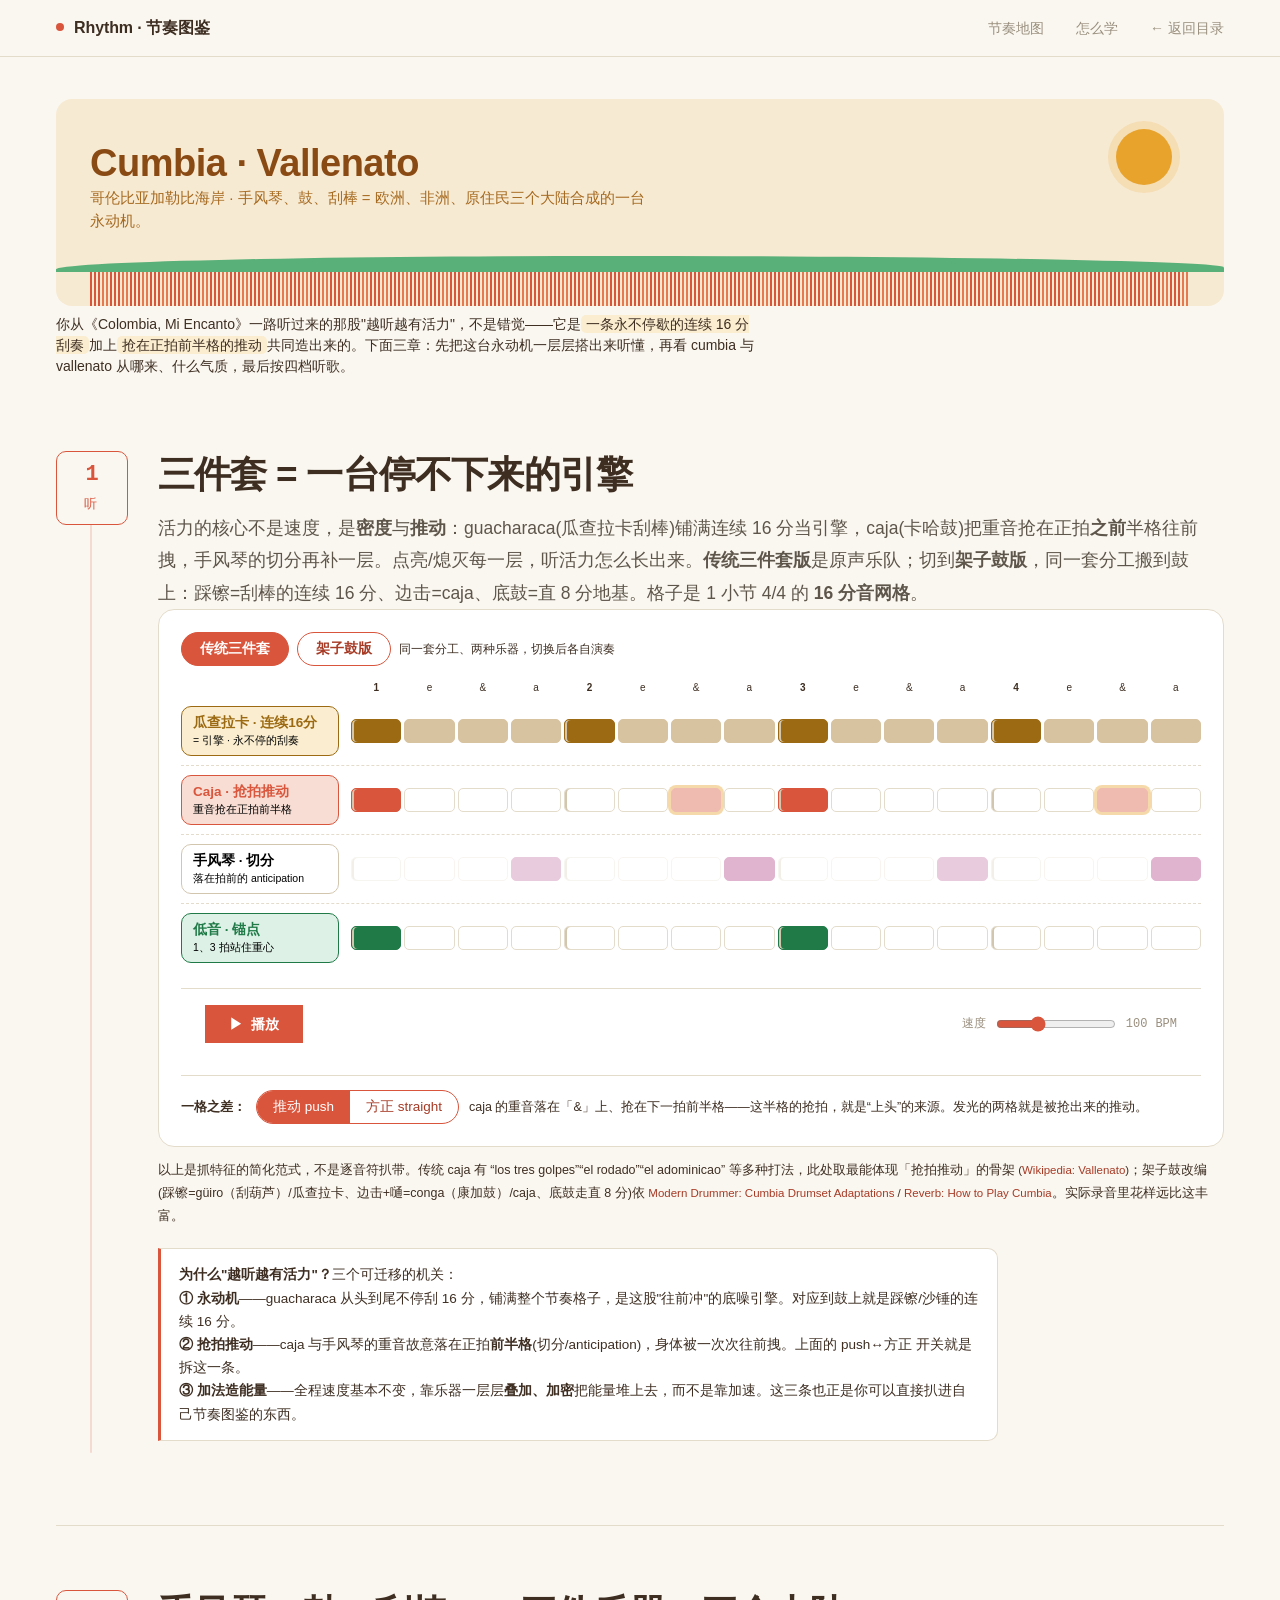
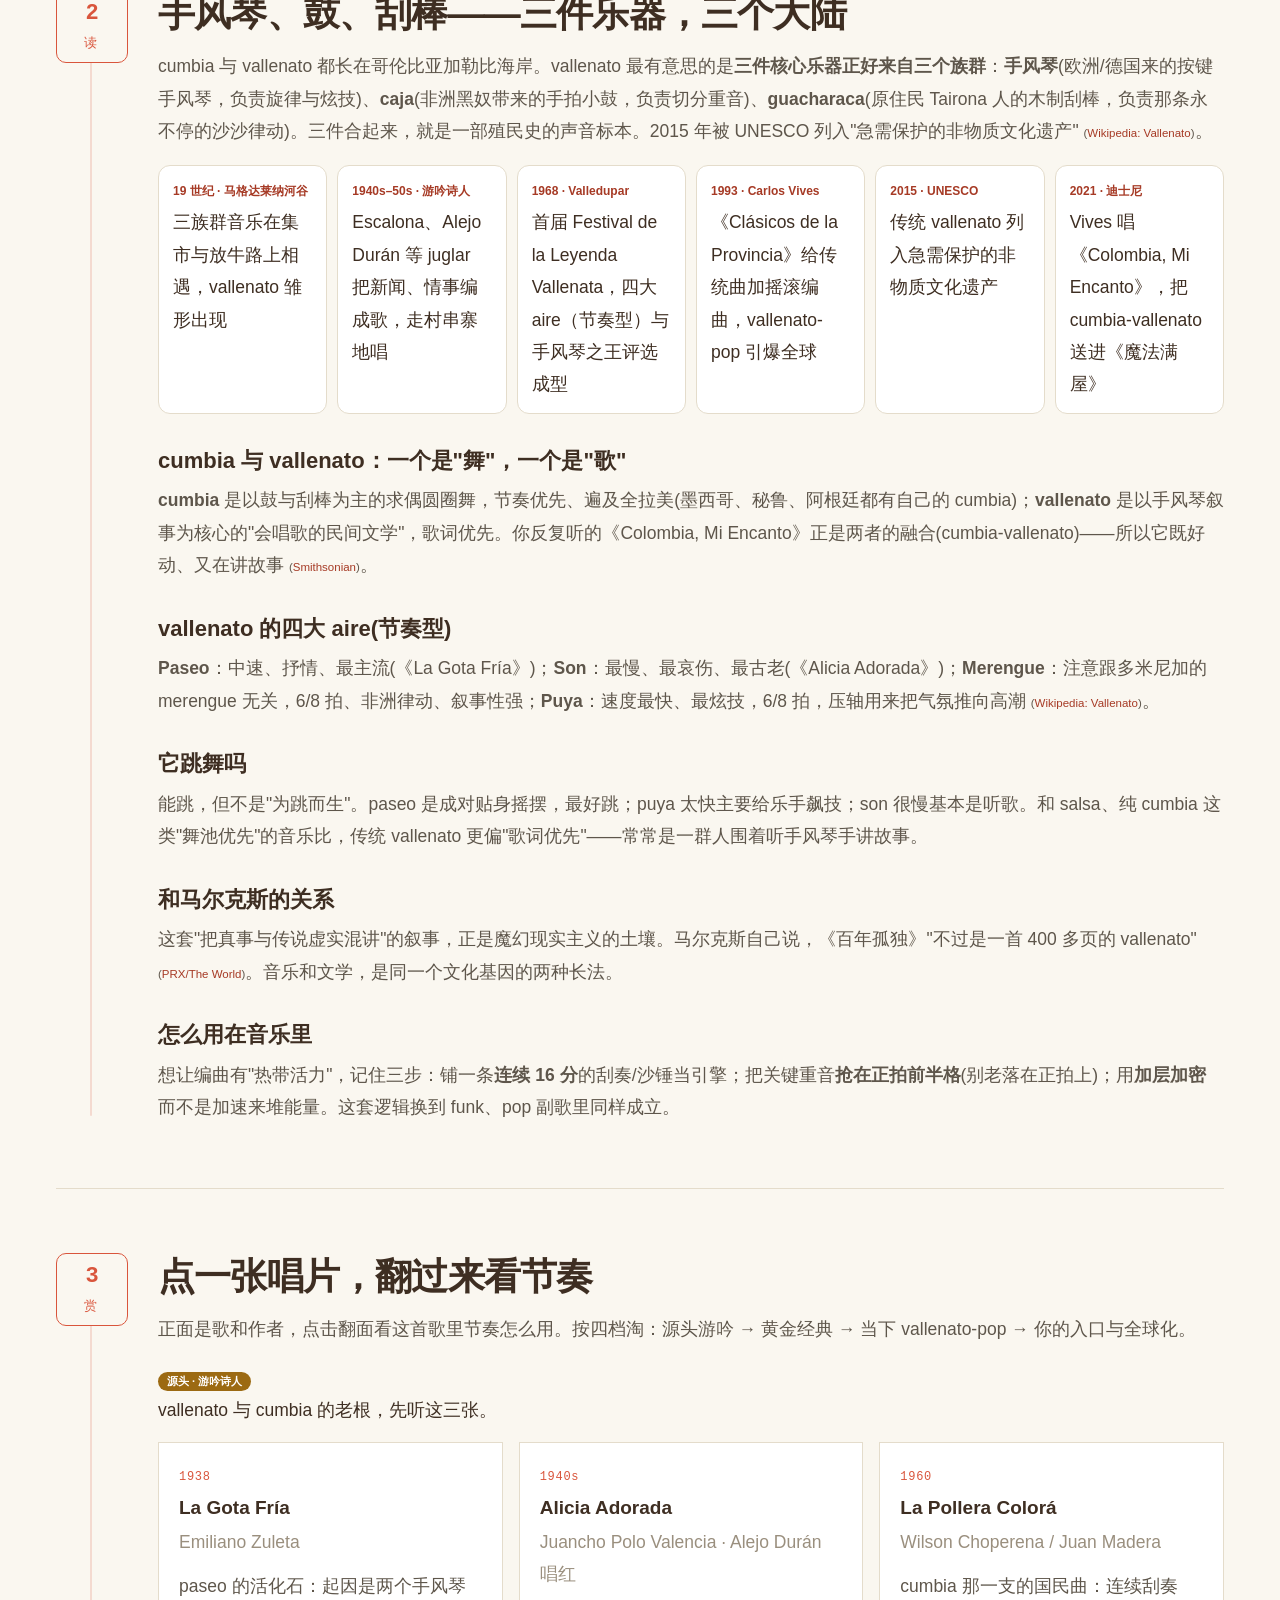
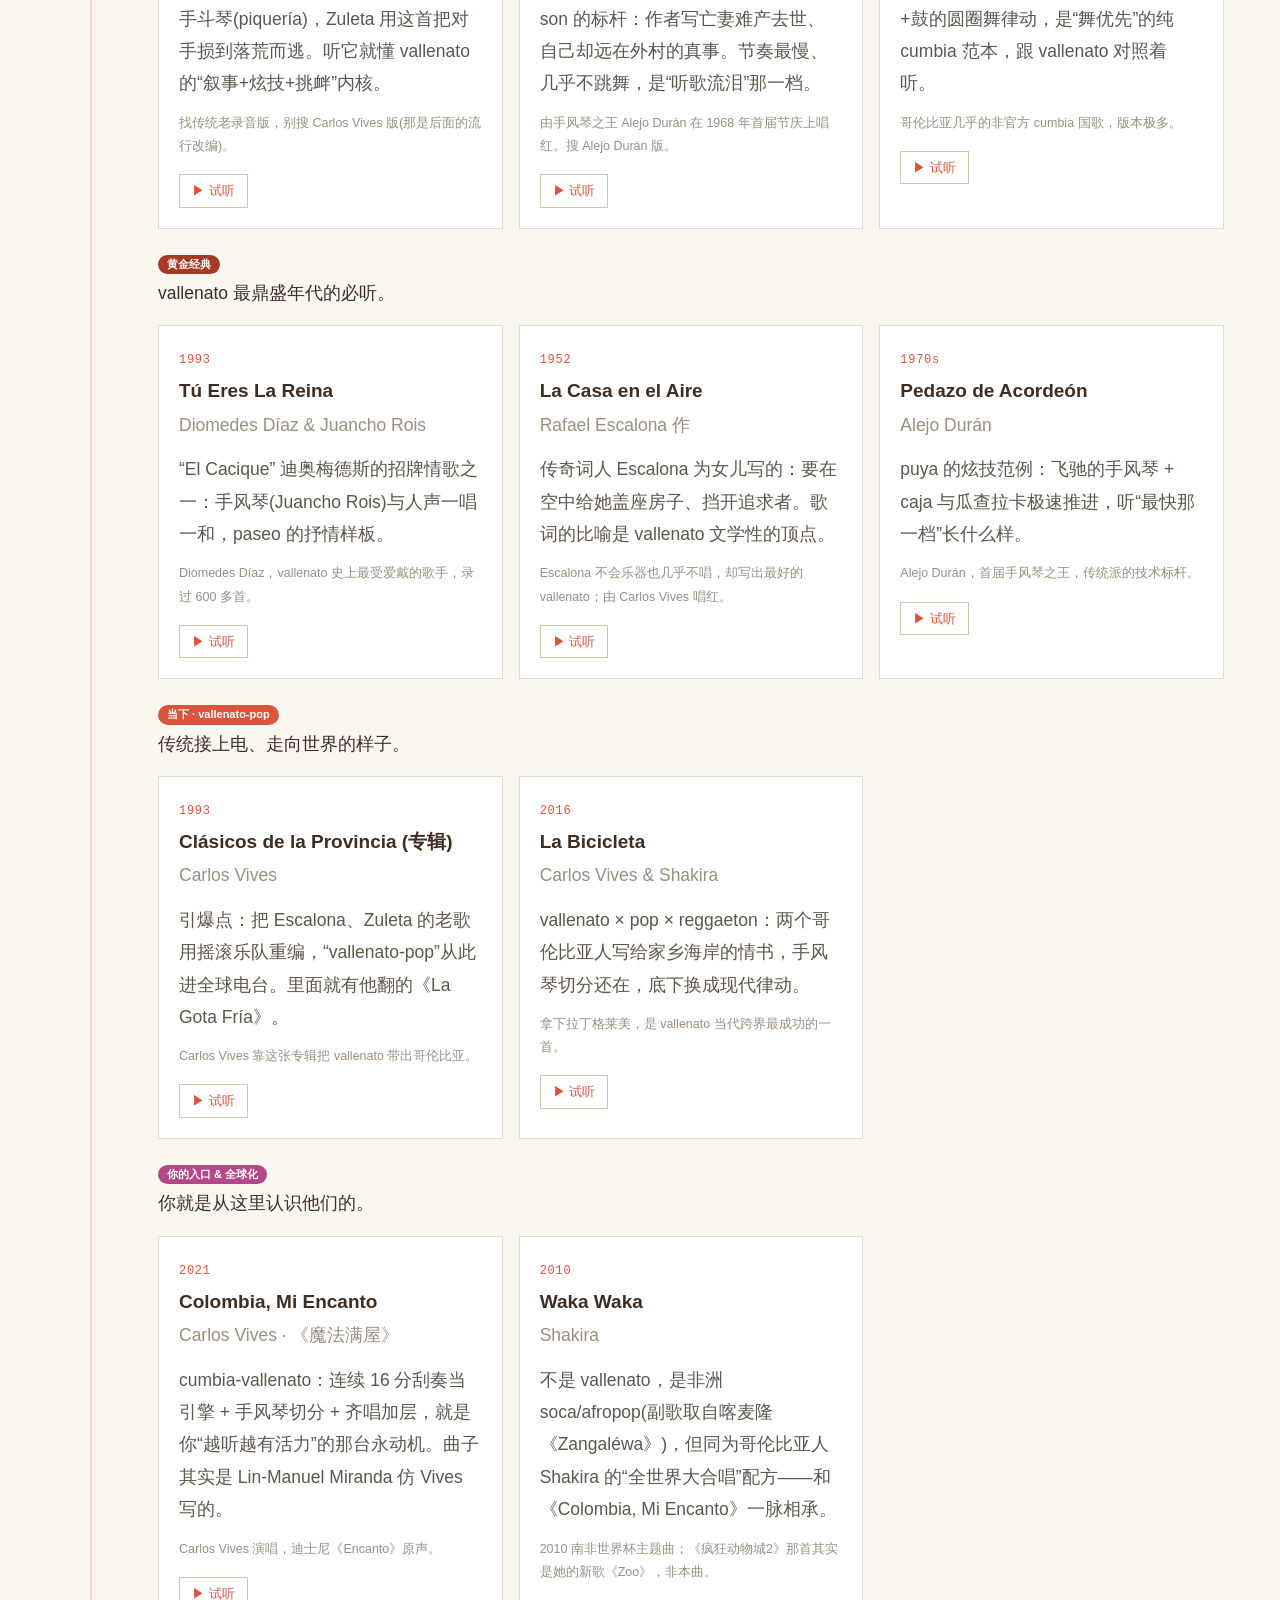
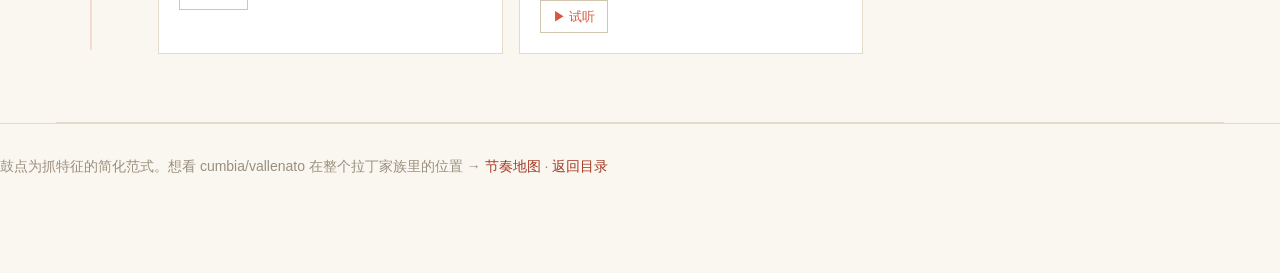
<file: cumbia.html>
<!DOCTYPE html>
<html lang="zh-CN">
<head>
<meta charset="UTF-8">
<meta name="viewport" content="width=device-width, initial-scale=1.0">
<title>Cumbia · Vallenato · 节奏图鉴</title>
<meta name="description" content="哥伦比亚加勒比节奏：连续16分的瓜查拉卡永动机、caja 的抢拍推动、手风琴切分；三件乐器三个大陆的历史，四档歌曲推荐(唱片翻面卡)。">
<link rel="stylesheet" href="style.css">
<style>
  :root{--gold:#E8A32C;--gold-soft:#FBEED0;--gold-deep:#9C6A12;
        --terra:#D9553C;--terra-soft:#F7DDD3;--terra-deep:#A63A25;
        --leaf:#3FA66A;--leaf-soft:#DDF1E6;--leaf-deep:#1F7A47;
        --plum:#B4478A;--plum-soft:#F6DEEE;--plum-deep:#823063;
        --sand:#F7EAD2;--ink:#3E2E22;}
  .seclabel .num{background:var(--terra);}
  .seclabel .t{color:var(--terra-deep);}

  .cover{position:relative;border-radius:16px;overflow:hidden;background:var(--sand);padding:46px 34px 0;margin:8px 0 6px;}
  .cover h1{font-size:38px;margin:0 0 6px;color:#8A4A14;letter-spacing:-.5px;}
  .cover .csub{color:#A5691F;font-size:15px;margin:0 0 40px;max-width:560px;position:relative;z-index:2;}
  .cover .sun{position:absolute;top:30px;right:52px;width:56px;height:56px;border-radius:50%;background:var(--gold);box-shadow:0 0 0 8px rgba(232,163,44,.18);}
  .cover .bellows{height:34px;background:
     repeating-linear-gradient(90deg,var(--terra) 0 10px,#E8794F 10px 20px);
     -webkit-mask:repeating-linear-gradient(90deg,#000 0 2px,transparent 2px 4px);
             mask:repeating-linear-gradient(90deg,#000 0 2px,transparent 2px 4px);
     position:relative;z-index:1;}
  .cover .leafband{height:16px;background:var(--leaf);position:absolute;left:0;right:0;bottom:34px;
     border-radius:50% 55% 0 0/14px 12px 0 0;opacity:.85;}
  @media(max-width:560px){.cover h1{font-size:28px;}.cover .sun{right:22px;top:20px;width:42px;height:42px;}}

  .builder{background:var(--surface);border:1px solid var(--line);border-radius:16px;padding:22px;}
  .gtabs{display:flex;gap:8px;align-items:center;margin-bottom:14px;flex-wrap:wrap;}
  .gt{border:1.5px solid var(--terra);background:transparent;color:var(--terra-deep);border-radius:999px;padding:7px 18px;font-size:13.5px;font-weight:600;cursor:pointer;font-family:inherit;}
  .gt.on{background:var(--terra);color:#fff;}
  .gtnote{font-size:12px;color:var(--hint);}
  .lyrow{display:grid;grid-template-columns:158px 1fr;gap:12px;align-items:center;padding:9px 0;border-top:1px dashed var(--line);}
  .lyrow:first-of-type{border-top:none;}
  .lybtn{display:flex;flex-direction:column;gap:2px;text-align:left;border:1.5px solid var(--line2);background:var(--bg);border-radius:10px;padding:7px 11px;cursor:pointer;font-family:inherit;transition:.15s;}
  .lybtn .nm{font-size:13.5px;font-weight:600;color:var(--muted);}
  .lybtn .rl{font-size:10.5px;color:var(--hint);}
  .lybtn.on{border-color:var(--lc);background:var(--lsoft);}
  .lybtn.on .nm{color:var(--lc);}
  .steps{display:grid;grid-template-columns:repeat(16,1fr);gap:3px;}
  .st{height:24px;border:1px solid var(--line);border-radius:5px;background:transparent;position:relative;}
  .st.bar{box-shadow:inset 2px 0 0 var(--line2);}
  .st.hit{background:var(--lc);border-color:var(--lc);}
  .st.hit.soft{opacity:.40;}
  .st.now{outline:2px solid var(--ink);outline-offset:0;}
  .st.diff{box-shadow:0 0 0 3px var(--gold);animation:diffglow 1.1s ease-in-out 3;}
  @keyframes diffglow{50%{box-shadow:0 0 0 6px rgba(232,163,44,.4);}}
  .offrow .st{opacity:.28;}
  .beathead{display:grid;grid-template-columns:158px 1fr;gap:12px;margin-bottom:2px;}
  .beatnums{display:grid;grid-template-columns:repeat(16,1fr);gap:3px;font-size:10px;color:var(--hint);text-align:center;}
  .beatnums b{color:var(--text);font-weight:600;}
  .abwrap{display:flex;align-items:center;gap:10px;margin-top:16px;padding-top:14px;border-top:1px solid var(--line);flex-wrap:wrap;}
  .ab{display:inline-flex;border:1.5px solid var(--terra);border-radius:999px;overflow:hidden;}
  .ab button{border:none;background:transparent;padding:7px 16px;font-size:13.5px;cursor:pointer;font-family:inherit;color:var(--terra-deep);}
  .ab button.on{background:var(--terra);color:#fff;}
  .abnote{font-size:12.5px;color:var(--muted);}

  .box{background:var(--surface);border:1px solid var(--line);border-left:3px solid var(--terra);border-radius:0 10px 10px 0;padding:14px 18px;margin:20px 0;font-size:13.5px;line-height:1.72;max-width:840px;}
  .src{font-size:11.5px;color:var(--hint);}
  .src a{color:var(--terra-deep);text-decoration:none;}
  .src a:hover{text-decoration:underline;}

  .metro{position:fixed;right:18px;bottom:18px;width:44px;height:58px;z-index:30;opacity:0;transition:opacity .3s;pointer-events:none;}
  .metro.show{opacity:.9;}
  .metro .body{position:absolute;bottom:0;left:50%;transform:translateX(-50%);width:38px;height:46px;background:var(--ink);border-radius:7px 7px 4px 4px;clip-path:polygon(28% 0,72% 0,100% 100%,0 100%);}
  .metro .arm{position:absolute;bottom:8px;left:50%;width:2.5px;height:40px;background:var(--gold);border-radius:2px;transform-origin:bottom center;animation:tick 1s ease-in-out infinite alternate;animation-play-state:paused;}
  .metro.show .arm{animation-play-state:running;}
  @keyframes tick{from{transform:rotate(-24deg);}to{transform:rotate(24deg);}}

  .timeline{display:flex;gap:10px;flex-wrap:wrap;margin:18px 0;}
  .tl{flex:1 1 150px;min-width:150px;background:var(--surface);border:1px solid var(--line);border-radius:12px;padding:12px 14px;}
  .tl .yr{font-size:12px;font-weight:600;color:var(--terra-deep);}
  .tl p{font-size:12.5px;color:var(--muted);margin:4px 0 0;line-height:1.55;}
  .hl{background:var(--gold-soft);padding:1px 5px;border-radius:5px;}

  .bin{margin:26px 0 4px;}
  .bin h3{font-size:16px;margin:0 0 3px;display:flex;align-items:center;gap:8px;}
  .bin .bintag{font-size:11px;font-weight:600;color:#fff;background:var(--bc);padding:2px 9px;border-radius:999px;}
  .bin .binnote{font-size:12.5px;color:var(--muted);margin:0 0 12px;}
  .sleeves{display:grid;grid-template-columns:repeat(auto-fill,minmax(200px,1fr));gap:14px;}
  .sleeve{perspective:900px;cursor:pointer;height:208px;}
  .inner{position:relative;width:100%;height:100%;transition:transform .5s;transform-style:preserve-3d;}
  .sleeve.flip .inner{transform:rotateY(180deg);}
  .face{position:absolute;inset:0;backface-visibility:hidden;border-radius:10px;border:1px solid rgba(62,46,34,.18);padding:14px;display:flex;flex-direction:column;}
  .front{background:var(--sc);}
  .front .hole{width:34px;height:34px;border-radius:50%;background:var(--ink);align-self:center;margin:6px 0 10px;position:relative;}
  .front .hole::after{content:"";position:absolute;inset:38%;border-radius:50%;background:var(--sc);}
  .front .ttl{font-size:15px;font-weight:700;color:var(--tc);line-height:1.3;}
  .front .art{font-size:12px;color:var(--tc);opacity:.75;margin-top:3px;}
  .front .yr{margin-top:auto;font-size:11px;color:var(--tc);opacity:.6;}
  .front .fliphint{position:absolute;top:10px;right:12px;font-size:10px;color:var(--tc);opacity:.5;}
  .back{background:var(--surface);transform:rotateY(180deg);}
  .back .bt{font-size:12.5px;font-weight:600;margin-bottom:6px;color:var(--text);}
  .back p{font-size:12px;color:var(--muted);margin:0 0 6px;line-height:1.6;flex:1;overflow:auto;}
  .back a{font-size:12px;color:var(--terra-deep);font-weight:500;text-decoration:none;}
  .back a:hover{text-decoration:underline;}
  @media(max-width:560px){.lyrow{grid-template-columns:112px 1fr;}.beathead{grid-template-columns:112px 1fr;}}
</style>
</head>
<body style="--accent:#D9553C;--accent-soft:#F7DDD3">

<header class="topbar"><div class="wrap">
  <a class="brand" href="index.html"><span class="dot"></span>Rhythm · 节奏图鉴</a>
  <nav class="tnav">
    <a href="map.html">节奏地图</a>
    <a href="method.html">怎么学</a>
    <a href="directory.html">← 返回目录</a>
  </nav>
</div></header>

<div class="metro" id="metro" aria-hidden="true"><span class="arm"></span><span class="body"></span></div>

<main class="wrap">

  <section style="padding:34px 0 10px;">
    <div class="cover">
      <span class="sun"></span>
      <h1>Cumbia · Vallenato</h1>
      <p class="csub">哥伦比亚加勒比海岸 · 手风琴、鼓、刮棒 = 欧洲、非洲、原住民三个大陆合成的一台永动机。</p>
      <div class="leafband"></div><div class="bellows"></div>
    </div>
    <p style="color:var(--muted);font-size:14px;max-width:700px;">你从《Colombia, Mi Encanto》一路听过来的那股"越听越有活力"，不是错觉——它是<span class="hl">一条永不停歇的连续 16 分刮奏</span>加上<span class="hl">抢在正拍前半格的推动</span>共同造出来的。下面三章：先把这台永动机一层层搭出来听懂，再看 cumbia 与 vallenato 从哪来、什么气质，最后按四档听歌。</p>
  </section>

  <section class="section poster" id="listen">
    <div class="rail"><div class="tab"><span class="no">1</span><span class="kind">听</span></div></div>
    <div class="main">
    
    <h2>三件套 = 一台停不下来的引擎</h2>
    <p class="lead">活力的核心不是速度，是<b>密度</b>与<b>推动</b>：guacharaca(瓜查拉卡刮棒)铺满连续 16 分当引擎，caja(卡哈鼓)把重音抢在正拍<b>之前</b>半格往前拽，手风琴的切分再补一层。点亮/熄灭每一层，听活力怎么长出来。<b>传统三件套版</b>是原声乐队；切到<b>架子鼓版</b>，同一套分工搬到鼓上：踩镲=刮棒的连续 16 分、边击=caja、底鼓=直 8 分地基。格子是 1 小节 4/4 的 <b>16 分音网格</b>。</p>

    <div class="builder">
      <div class="gtabs">
        <button id="tabT" class="gt on">传统三件套</button>
        <button id="tabD" class="gt">架子鼓版</button>
        <span class="gtnote">同一套分工、两种乐器，切换后各自演奏</span>
      </div>
      <div class="beathead"><div></div>
        <div class="beatnums"><b>1</b><span>e</span><span>&amp;</span><span>a</span><b>2</b><span>e</span><span>&amp;</span><span>a</span><b>3</b><span>e</span><span>&amp;</span><span>a</span><b>4</b><span>e</span><span>&amp;</span><span>a</span></div>
      </div>
      <div id="rows"></div>

      <div class="controls" style="margin-top:16px;">
        <button class="play-btn" id="play" style="background:var(--terra);"><span id="pic">▶</span><span id="plbl">播放</span></button>
        <div class="tempo"><span>速度</span><input id="bpm" type="range" min="80" max="140" value="100"><span id="bpmval">100</span> BPM</div>
      </div>

      <div class="abwrap">
        <span style="font-size:13px;font-weight:600;">一格之差：</span>
        <span class="ab"><button id="abP" class="on">推动 push</button><button id="abS">方正 straight</button></span>
        <span class="abnote" id="abnote">caja 的重音落在「&amp;」上、抢在下一拍前半格——这半格的抢拍，就是"上头"的来源。切到方正版对比听。</span>
      </div>
    </div>
    <p style="font-size:12.5px;color:var(--hint);margin-top:12px;">以上是抓特征的简化范式，不是逐音符扒带。传统 caja 有 “los tres golpes”“el rodado”“el adominicao” 等多种打法，此处取最能体现「抢拍推动」的骨架 <span class="src">(<a href="https://en.wikipedia.org/wiki/Vallenato" target="_blank" rel="noopener">Wikipedia: Vallenato</a>)</span>；架子鼓改编(踩镲=güiro（刮葫芦）/瓜查拉卡、边击+嗵=conga（康加鼓）/caja、底鼓走直 8 分)依 <span class="src"><a href="https://www.moderndrummer.com/article/september-2015-cumbia-drumset-adaptations-traditional-colombianpanamanian-rhythm/" target="_blank" rel="noopener">Modern Drummer: Cumbia Drumset Adaptations</a> / <a href="https://reverb.com/news/latin-beats-how-to-play-the-cumbia-style" target="_blank" rel="noopener">Reverb: How to Play Cumbia</a></span>。实际录音里花样远比这丰富。</p>
    <div class="box">
      <b>为什么"越听越有活力"？</b>三个可迁移的机关：<br>
      <b>① 永动机</b>——guacharaca 从头到尾不停刮 16 分，铺满整个节奏格子，是这股"往前冲"的底噪引擎。对应到鼓上就是踩镲/沙锤的连续 16 分。<br>
      <b>② 抢拍推动</b>——caja 与手风琴的重音故意落在正拍<b>前半格</b>(切分/anticipation)，身体被一次次往前拽。上面的 push↔方正 开关就是拆这一条。<br>
      <b>③ 加法造能量</b>——全程速度基本不变，靠乐器一层层<b>叠加、加密</b>把能量堆上去，而不是靠加速。这三条也正是你可以直接扒进自己节奏图鉴的东西。
    </div>
  
    </div>
  </section>

  <section class="section poster" id="know">
    <div class="rail"><div class="tab"><span class="no">2</span><span class="kind">读</span></div></div>
    <div class="main">
    
    <h2>手风琴、鼓、刮棒——三件乐器，三个大陆</h2>
    <div class="prose">
      <p>cumbia 与 vallenato 都长在哥伦比亚加勒比海岸。vallenato 最有意思的是<b>三件核心乐器正好来自三个族群</b>：<b>手风琴</b>(欧洲/德国来的按键手风琴，负责旋律与炫技)、<b>caja</b>(非洲黑奴带来的手拍小鼓，负责切分重音)、<b>guacharaca</b>(原住民 Tairona 人的木制刮棒，负责那条永不停的沙沙律动)。三件合起来，就是一部殖民史的声音标本。2015 年被 UNESCO 列入"急需保护的非物质文化遗产" <span class="src">(<a href="https://en.wikipedia.org/wiki/Vallenato" target="_blank" rel="noopener">Wikipedia: Vallenato</a>)</span>。</p>
      <div class="timeline">
        <div class="tl"><span class="yr">19 世纪 · 马格达莱纳河谷</span><p>三族群音乐在集市与放牛路上相遇，vallenato 雏形出现</p></div>
        <div class="tl"><span class="yr">1940s–50s · 游吟诗人</span><p>Escalona、Alejo Durán 等 juglar 把新闻、情事编成歌，走村串寨地唱</p></div>
        <div class="tl"><span class="yr">1968 · Valledupar</span><p>首届 Festival de la Leyenda Vallenata，四大 aire（节奏型）与手风琴之王评选成型</p></div>
        <div class="tl"><span class="yr">1993 · Carlos Vives</span><p>《Clásicos de la Provincia》给传统曲加摇滚编曲，vallenato-pop 引爆全球</p></div>
        <div class="tl"><span class="yr">2015 · UNESCO</span><p>传统 vallenato 列入急需保护的非物质文化遗产</p></div>
        <div class="tl"><span class="yr">2021 · 迪士尼</span><p>Vives 唱《Colombia, Mi Encanto》，把 cumbia-vallenato 送进《魔法满屋》</p></div>
      </div>
      <h3>cumbia 与 vallenato：一个是"舞"，一个是"歌"</h3>
      <p><b>cumbia</b> 是以鼓与刮棒为主的求偶圆圈舞，节奏优先、遍及全拉美(墨西哥、秘鲁、阿根廷都有自己的 cumbia)；<b>vallenato</b> 是以手风琴叙事为核心的"会唱歌的民间文学"，歌词优先。你反复听的《Colombia, Mi Encanto》正是两者的融合(cumbia-vallenato)——所以它既好动、又在讲故事 <span class="src">(<a href="https://www.smithsonianmag.com/arts-culture/celebrating-viral-encanto-soundtracks-colombian-roots-180979435/" target="_blank" rel="noopener">Smithsonian</a>)</span>。</p>
      <h3>vallenato 的四大 aire(节奏型)</h3>
      <p><b>Paseo</b>：中速、抒情、最主流(《La Gota Fría》)；<b>Son</b>：最慢、最哀伤、最古老(《Alicia Adorada》)；<b>Merengue</b>：注意跟多米尼加的 merengue 无关，6/8 拍、非洲律动、叙事性强；<b>Puya</b>：速度最快、最炫技，6/8 拍，压轴用来把气氛推向高潮 <span class="src">(<a href="https://en.wikipedia.org/wiki/Vallenato" target="_blank" rel="noopener">Wikipedia: Vallenato</a>)</span>。</p>
      <h3>它跳舞吗</h3>
      <p>能跳，但不是"为跳而生"。paseo 是成对贴身摇摆，最好跳；puya 太快主要给乐手飙技；son 很慢基本是听歌。和 salsa、纯 cumbia 这类"舞池优先"的音乐比，传统 vallenato 更偏"歌词优先"——常常是一群人围着听手风琴手讲故事。</p>
      <h3>和马尔克斯的关系</h3>
      <p>这套"把真事与传说虚实混讲"的叙事，正是魔幻现实主义的土壤。马尔克斯自己说，《百年孤独》"不过是一首 400 多页的 vallenato" <span class="src">(<a href="https://theworld.org/stories/2016/05/05/gabriel-garc-m-rquez-and-his-connection-vallenatos" target="_blank" rel="noopener">PRX/The World</a>)</span>。音乐和文学，是同一个文化基因的两种长法。</p>
      <h3>怎么用在音乐里</h3>
      <p>想让编曲有"热带活力"，记住三步：铺一条<b>连续 16 分</b>的刮奏/沙锤当引擎；把关键重音<b>抢在正拍前半格</b>(别老落在正拍上)；用<b>加层加密</b>而不是加速来堆能量。这套逻辑换到 funk、pop 副歌里同样成立。</p>
    </div>
  
    </div>
  </section>

  <section class="section poster" id="more">
    <div class="rail"><div class="tab"><span class="no">3</span><span class="kind">赏</span></div></div>
    <div class="main">
    
    <h2>点一张唱片，翻过来看节奏</h2>
    <p class="lead">正面是歌和作者，点击翻面看这首歌里节奏怎么用。按四档淘：源头游吟 → 黄金经典 → 当下 vallenato-pop → 你的入口与全球化。</p>
    <div id="bins"></div>
  
    </div>
  </section>
</main>

<footer class="foot"><div class="wrap">鼓点为抓特征的简化范式。想看 cumbia/vallenato 在整个拉丁家族里的位置 → <a href="map.html" style="color:var(--terra-deep);">节奏地图</a> · <a href="directory.html" style="color:var(--terra-deep);">返回目录</a></div></footer>

<script>
const STEPS=16;
const CAJA_PUSH    =[2,0,0,0,0,0,1,0,2,0,0,0,0,0,1,0];
const CAJA_STRAIGHT=[2,0,0,0,0,0,0,0,2,0,0,0,0,0,0,0];
const LAYERS=[
 {id:"guab",nm:"瓜查拉卡 · 连续16分",rl:"= 引擎 · 永不停的刮奏",c:"#9C6A12",soft:"#FBEED0",g:"trad",
  pat:[2,1,1,1,2,1,1,1,2,1,1,1,2,1,1,1],on:true},
 {id:"caja",nm:"Caja · 抢拍推动",rl:"重音抢在正拍前半格",c:"#D9553C",soft:"#F7DDD3",g:"trad",
  pat:CAJA_PUSH.slice(),on:true},
 {id:"acor",nm:"手风琴 · 切分",rl:"落在拍前的 anticipation",c:"#B4478A",soft:"#F6DEEE",g:"trad",
  pat:[0,0,0,2,0,0,0,1,0,0,0,2,0,0,0,1],on:false},
 {id:"bajo",nm:"低音 · 锚点",rl:"1、3 拍站住重心",c:"#1F7A47",soft:"#DDF1E6",g:"trad",
  pat:[2,0,0,0,0,0,0,0,2,0,0,0,0,0,0,0],on:true},
 {id:"hh",nm:"踩镲 · 连续16分",rl:"= guacharaca / güiro",c:"#9C6A12",soft:"#FBEED0",g:"drm",
  pat:[2,1,1,1,2,1,1,1,2,1,1,1,2,1,1,1],on:true},
 {id:"xst",nm:"边击 rim · 抢拍",rl:"= caja / conga 边击",c:"#D9553C",soft:"#F7DDD3",g:"drm",
  pat:CAJA_PUSH.slice(),on:true},
 {id:"kick",nm:"底鼓 · 直8分地基",rl:"cumbia 的方正地基",c:"#1F7A47",soft:"#DDF1E6",g:"drm",
  pat:[2,0,1,0,2,0,1,0,2,0,1,0,2,0,1,0],on:true},
 {id:"tom",nm:"落地嗵 · 开音",rl:"= caja 开音 · 变化层",c:"#B4478A",soft:"#F6DEEE",g:"drm",
  pat:[0,0,0,0,0,0,1,0,0,0,0,0,0,0,1,0],on:false}
];
let mode="push", grp="trad", playing=false, timer=null, col=0;

function rows(){
 const R=document.getElementById('rows'); R.innerHTML='';
 document.getElementById('tabT').classList.toggle('on',grp==="trad");
 document.getElementById('tabD').classList.toggle('on',grp!=="trad");
 LAYERS.forEach((L,li)=>{
  if(L.g!==grp) return;
  const row=document.createElement('div'); row.className='lyrow';
  row.style.setProperty('--lc',L.c); row.style.setProperty('--lsoft',L.soft);
  const btn=document.createElement('button');
  btn.className='lybtn'+(L.on?' on':'');
  btn.innerHTML='<span class="nm">'+L.nm+'</span><span class="rl">'+L.rl+'</span>';
  btn.onclick=()=>{L.on=!L.on;rows();};
  const grid=document.createElement('div'); grid.className='steps'+(L.on?'':' offrow');
  for(let i=0;i<16;i++){
    const v=L.pat[i]; const d=document.createElement('div');
    d.className='st'+(i%4===0?' bar':'')+(v? (v===1?' hit soft':' hit'):'');
    d.dataset.col=i; d.dataset.layer=li;
    grid.appendChild(d);
  }
  row.appendChild(btn); row.appendChild(grid); R.appendChild(row);
 });
}
function setMode(m){
 mode=m;
 const p=(m==="push"?CAJA_PUSH:CAJA_STRAIGHT);
 LAYERS.find(l=>l.id==="caja").pat=p.slice();
 LAYERS.find(l=>l.id==="xst").pat=p.slice();
 document.getElementById('abP').classList.toggle('on',m==="push");
 document.getElementById('abS').classList.toggle('on',m!=="push");
 rows();
 if(m==="push"){
   const idc=LAYERS.findIndex(l=>l.id==="caja"), idx=LAYERS.findIndex(l=>l.id==="xst");
   [idc,idx].forEach(li=>[6,14].forEach(i=>{const el=document.querySelector('.st[data-layer="'+li+'"][data-col="'+i+'"]');if(el)el.classList.add('diff');}));
 }
 document.getElementById('abnote').textContent = m==="push"
  ? "caja 的重音落在「&」上、抢在下一拍前半格——这半格的抢拍，就是“上头”的来源。发光的两格就是被抢出来的推动。"
  : "重音回到正拍 1、3——立刻变方正、变稳，但那股往前拽的劲儿也没了。";
}
let actx;
function AC(){actx=actx||new (window.AudioContext||window.webkitAudioContext)();return actx;}
function pluck(t,f,v,dur,type){const c=AC(),o=c.createOscillator(),g=c.createGain();o.type=type||"triangle";o.frequency.value=f;o.connect(g);g.connect(c.destination);g.gain.setValueAtTime(v,t);g.gain.exponentialRampToValueAtTime(0.001,t+dur);o.start(t);o.stop(t+dur+0.02);}
function noise(t,v,fq,dur,hp){const c=AC(),b=c.createBuffer(1,Math.floor(c.sampleRate*dur),c.sampleRate),d=b.getChannelData(0);for(let i=0;i<d.length;i++)d[i]=Math.random()*2-1;const s=c.createBufferSource();s.buffer=b;const f=c.createBiquadFilter();f.type=hp?"highpass":"bandpass";f.frequency.value=fq;const g=c.createGain();s.connect(f);f.connect(g);g.connect(c.destination);g.gain.setValueAtTime(v,t);g.gain.exponentialRampToValueAtTime(0.001,t+dur);s.start(t);s.stop(t+dur+0.02);}
function scrape(t,v){noise(t,v,5200,0.045,true);}                          // guacharaca / hi-hat
function kickS(t,v){const c=AC(),o=c.createOscillator(),g=c.createGain();o.connect(g);g.connect(c.destination);o.frequency.setValueAtTime(125,t);o.frequency.exponentialRampToValueAtTime(48,t+0.1);g.gain.setValueAtTime(v,t);g.gain.exponentialRampToValueAtTime(0.001,t+0.16);o.start(t);o.stop(t+0.17);}
function cajaS(t,v){const c=AC(),o=c.createOscillator(),g=c.createGain();o.type="triangle";o.frequency.setValueAtTime(320,t);o.frequency.exponentialRampToValueAtTime(180,t+0.06);o.connect(g);g.connect(c.destination);g.gain.setValueAtTime(v,t);g.gain.exponentialRampToValueAtTime(0.001,t+0.09);o.start(t);o.stop(t+0.1);noise(t,v*0.5,2400,0.05,true);}
function tomS(t){const c=AC(),o=c.createOscillator(),g=c.createGain();o.type="sine";o.frequency.setValueAtTime(210,t);o.frequency.exponentialRampToValueAtTime(120,t+0.14);o.connect(g);g.connect(c.destination);g.gain.setValueAtTime(0.5,t);g.gain.exponentialRampToValueAtTime(0.001,t+0.18);o.start(t);o.stop(t+0.19);}
function acorHit(t,v){[293.7,370,440].forEach(f=>pluck(t,f,v/3,0.22,"sawtooth"));}
function step(){
 const c=AC(),t=c.currentTime+0.02;
 LAYERS.forEach(L=>{ if(L.g!==grp||!L.on||!L.pat[col]) return; const v=L.pat[col];
  if(L.id==="guab") scrape(t,v===2?0.20:0.11);
  else if(L.id==="caja") cajaS(t,v===2?0.5:0.3);
  else if(L.id==="acor") acorHit(t,v===2?0.5:0.32);
  else if(L.id==="bajo") pluck(t,(col<8?82.4:98),0.5,0.3);
  else if(L.id==="hh") scrape(t,v===2?0.20:0.11);
  else if(L.id==="xst") cajaS(t,v===2?0.5:0.3);
  else if(L.id==="kick") kickS(t,v===2?0.9:0.6);
  else if(L.id==="tom") tomS(t);
 });
 document.querySelectorAll('.st').forEach(e=>e.classList.toggle('now',+e.dataset.col===col));
 col=(col+1)%STEPS;
}
function loop(){const bpm=+document.getElementById('bpm').value;clearInterval(timer);step();timer=setInterval(step,60000/bpm/4);
 document.querySelector('#metro .arm').style.animationDuration=(60/bpm)+'s';}
function toggle(){
 playing=!playing;
 document.getElementById('plbl').textContent=playing?'停止':'播放';
 document.getElementById('pic').textContent=playing?'■':'▶';
 document.getElementById('metro').classList.toggle('show',playing);
 if(playing){col=0;const c=AC();c.resume&&c.resume();loop();}
 else{clearInterval(timer);document.querySelectorAll('.st').forEach(e=>e.classList.remove('now'));}
}
document.getElementById('play').onclick=toggle;
document.getElementById('bpm').oninput=function(){document.getElementById('bpmval').textContent=this.value;if(playing)loop();};
document.getElementById('tabT').onclick=()=>{grp="trad";rows();};
document.getElementById('tabD').onclick=()=>{grp="drm";rows();};
document.getElementById('abP').onclick=()=>setMode("push");
document.getElementById('abS').onclick=()=>setMode("straight");

const BINS=[
 {tag:"源头 · 游吟诗人",c:"#9C6A12",note:"vallenato 与 cumbia 的老根，先听这三张。",songs:[
  {t:"La Gota Fría",a:"Emiliano Zuleta",yr:"1938",sc:"#FBEED0",tc:"#8A5A0E",
   rn:"paseo 的活化石：起因是两个手风琴手斗琴(piquería)，Zuleta 用这首把对手损到落荒而逃。听它就懂 vallenato 的“叙事+炫技+挑衅”内核。",
   au:"找传统老录音版，别搜 Carlos Vives 版(那是后面的流行改编)。"},
  {t:"Alicia Adorada",a:"Juancho Polo Valencia · Alejo Durán 唱红",yr:"1940s",sc:"#F7DDD3",tc:"#A63A25",
   rn:"son 的标杆：作者写亡妻难产去世、自己却远在外村的真事。节奏最慢、几乎不跳舞，是“听歌流泪”那一档。",
   au:"由手风琴之王 Alejo Durán 在 1968 年首届节庆上唱红。搜 Alejo Durán 版。"},
  {t:"La Pollera Colorá",a:"Wilson Choperena / Juan Madera",yr:"1960",sc:"#DDF1E6",tc:"#1F7A47",
   rn:"cumbia 那一支的国民曲：连续刮奏+鼓的圆圈舞律动，是“舞优先”的纯 cumbia 范本，跟 vallenato 对照着听。",
   au:"哥伦比亚几乎的非官方 cumbia 国歌，版本极多。"}]},
 {tag:"黄金经典",c:"#A63A25",note:"vallenato 最鼎盛年代的必听。",songs:[
  {t:"Tú Eres La Reina",a:"Diomedes Díaz & Juancho Rois",yr:"1993",sc:"#F7DDD3",tc:"#A63A25",
   rn:"“El Cacique” 迪奥梅德斯的招牌情歌之一：手风琴(Juancho Rois)与人声一唱一和，paseo 的抒情样板。",
   au:"Diomedes Díaz，vallenato 史上最受爱戴的歌手，录过 600 多首。"},
  {t:"La Casa en el Aire",a:"Rafael Escalona 作",yr:"1952",sc:"#FBEED0",tc:"#8A5A0E",
   rn:"传奇词人 Escalona 为女儿写的：要在空中给她盖座房子、挡开追求者。歌词的比喻是 vallenato 文学性的顶点。",
   au:"Escalona 不会乐器也几乎不唱，却写出最好的 vallenato；由 Carlos Vives 唱红。"},
  {t:"Pedazo de Acordeón",a:"Alejo Durán",yr:"1970s",sc:"#F6DEEE",tc:"#823063",
   rn:"puya 的炫技范例：飞驰的手风琴 + caja 与瓜查拉卡极速推进，听“最快那一档”长什么样。",
   au:"Alejo Durán，首届手风琴之王，传统派的技术标杆。"}]},
 {tag:"当下 · vallenato-pop",c:"#D9553C",note:"传统接上电、走向世界的样子。",songs:[
  {t:"Clásicos de la Provincia (专辑)",a:"Carlos Vives",yr:"1993",sc:"#F7DDD3",tc:"#A63A25",
   rn:"引爆点：把 Escalona、Zuleta 的老歌用摇滚乐队重编，“vallenato-pop”从此进全球电台。里面就有他翻的《La Gota Fría》。",
   au:"Carlos Vives 靠这张专辑把 vallenato 带出哥伦比亚。"},
  {t:"La Bicicleta",a:"Carlos Vives & Shakira",yr:"2016",sc:"#DDF1E6",tc:"#1F7A47",
   rn:"vallenato × pop × reggaeton：两个哥伦比亚人写给家乡海岸的情书，手风琴切分还在，底下换成现代律动。",
   au:"拿下拉丁格莱美，是 vallenato 当代跨界最成功的一首。"}]},
 {tag:"你的入口 & 全球化",c:"#B4478A",note:"你就是从这里认识他们的。",songs:[
  {t:"Colombia, Mi Encanto",a:"Carlos Vives · 《魔法满屋》",yr:"2021",sc:"#F6DEEE",tc:"#823063",
   rn:"cumbia-vallenato：连续 16 分刮奏当引擎 + 手风琴切分 + 齐唱加层，就是你“越听越有活力”的那台永动机。曲子其实是 Lin-Manuel Miranda 仿 Vives 写的。",
   au:"Carlos Vives 演唱，迪士尼《Encanto》原声。"},
  {t:"Waka Waka",a:"Shakira",yr:"2010",sc:"#FBEED0",tc:"#8A5A0E",
   rn:"不是 vallenato，是非洲 soca/afropop(副歌取自喀麦隆《Zangaléwa》)，但同为哥伦比亚人 Shakira 的“全世界大合唱”配方——和《Colombia, Mi Encanto》一脉相承。",
   au:"2010 南非世界杯主题曲；《疯狂动物城2》那首其实是她的新歌《Zoo》，非本曲。"}]}
];
const binsEl=document.getElementById('bins');
BINS.forEach(b=>{
 const d=document.createElement('div');d.className='bin';d.style.setProperty('--bc',b.c);
 d.innerHTML='<h3><span class="bintag">'+b.tag+'</span></h3><p class="binnote">'+b.note+'</p>';
 const g=document.createElement('div');g.className='songs';
 b.songs.forEach(s=>{
  const q=encodeURIComponent(s.t+' '+s.a);
  const el=document.createElement('div');el.className='song';
  el.innerHTML='<span class="yr">'+s.yr+'</span><h4>'+s.t+'</h4><p class="artist">'+s.a+'</p>'
   +'<p>'+s.rn+'</p>'
   +'<p style="color:var(--ink3);font-size:12.5px;">'+s.au+'</p>'
   +'<a class="listen" href="https://www.youtube.com/results?search_query='+q+'" target="_blank" rel="noopener">▶ 试听</a>';
  g.appendChild(el);
 });
 d.appendChild(g);binsEl.appendChild(d);
});
rows();
setMode("push");
setTimeout(()=>{document.querySelectorAll('.diff').forEach(e=>e.classList.remove('diff'));},3600);
</script>
</body>
</html>
</file>
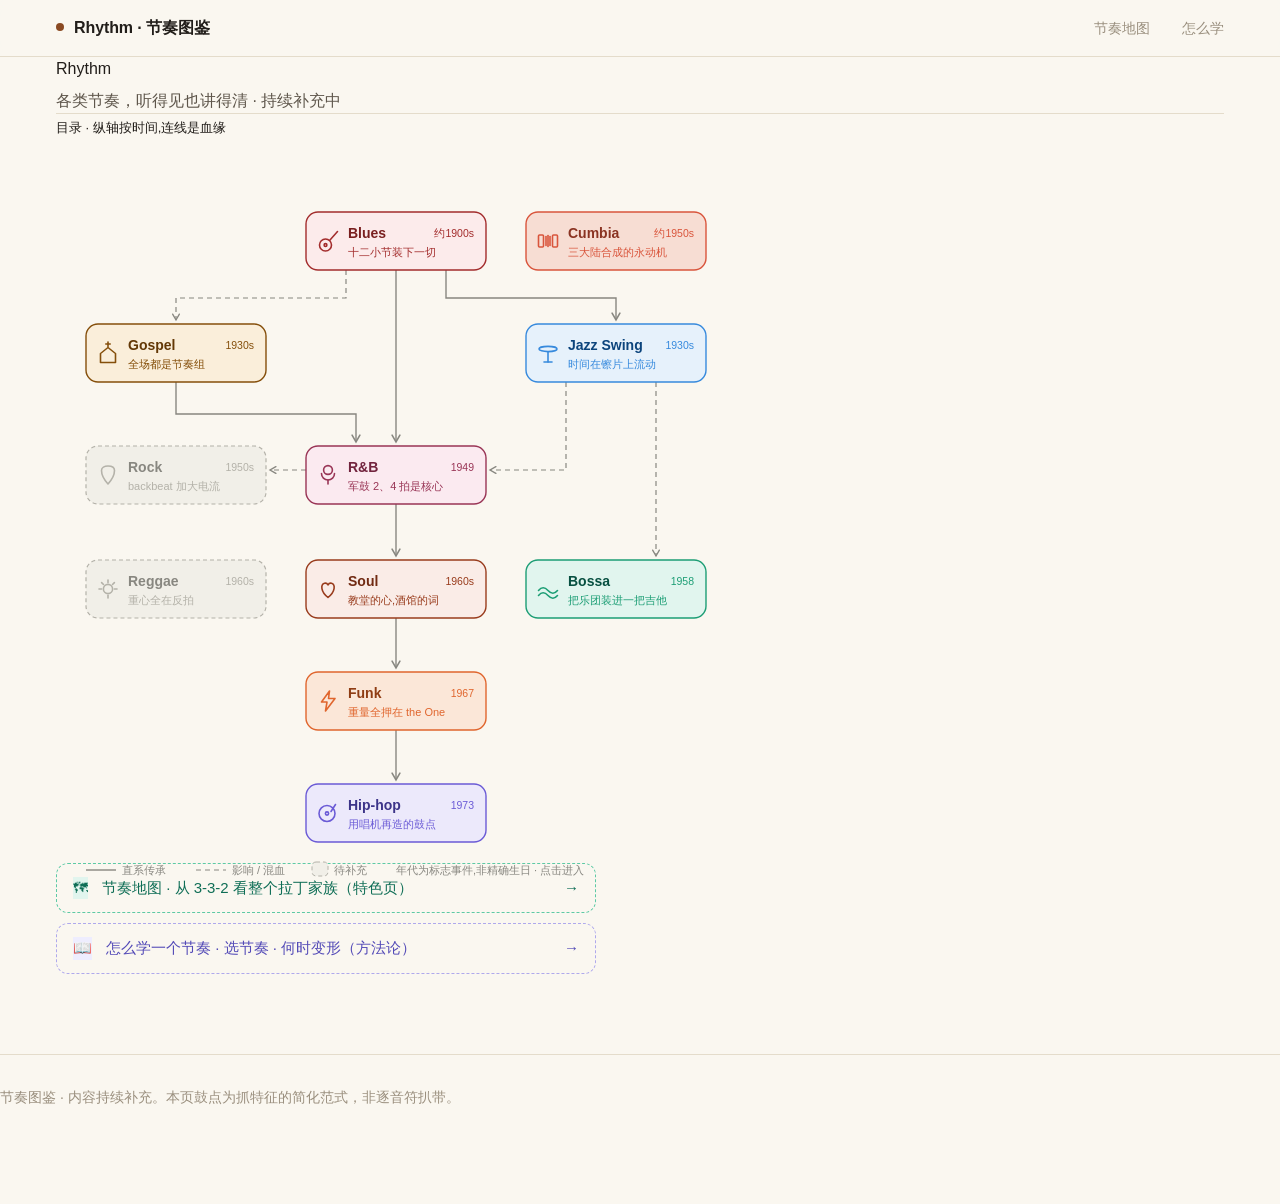
<file: directory.html>
<!DOCTYPE html>
<html lang="zh-CN">
<head>
<meta charset="UTF-8">
<meta name="viewport" content="width=device-width, initial-scale=1.0">
<title>节奏图鉴 · Rhythm Atlas</title>
<meta name="description" content="各类音乐节奏类型的视听演示与讲解，从 funk 开始，持续补充。">
<link rel="stylesheet" href="style.css">
<style>svg a{cursor:pointer;}svg a:hover rect{stroke-width:2.4;}</style>
</head>
<body>

<header class="topbar"><div class="wrap">
  <a class="brand" href="index.html"><span class="dot"></span>Rhythm · 节奏图鉴</a>
  <nav class="tnav">
    <a href="map.html">节奏地图</a>
    <a href="method.html">怎么学</a>
  </nav>
</div></header>

<main class="wrap">
  <section class="hero">
    <div class="logo">
      <span class="logo-word">Rhythm</span>
    </div>
    <p class="tagline">各类节奏，听得见也讲得清 · 持续补充中</p>
  </section>

  <p style="font-size:13px;color:var(--hint);margin:4px 0 10px;">目录 · 纵轴按时间,连线是血缘</p>
  <figure style="margin:0 0 20px;max-width:680px;">
    <svg viewBox="0 0 680 744" width="100%" role="img" style="font-family:var(--font);" xmlns="http://www.w3.org/2000/svg">
      <title>节奏类型目录：按时间与血缘</title>
      <defs>
        <marker id="arw" viewBox="0 0 10 10" refX="8" refY="5" markerWidth="7" markerHeight="7" orient="auto">
          <path d="M1 1L8 5L1 9" fill="none" stroke="#888780" stroke-width="1.6" stroke-linecap="round"/>
        </marker>
      </defs>

      <line x1="340" y1="122" x2="340" y2="294" stroke="#888780" stroke-width="1.4" marker-end="url(#arw)"/>
      <path d="M290 122 L290 150 L120 150 L120 172" fill="none" stroke="#888780" stroke-width="1.2" stroke-dasharray="5 4" marker-end="url(#arw)"/>
      <path d="M390 122 L390 150 L560 150 L560 172" fill="none" stroke="#888780" stroke-width="1.4" marker-end="url(#arw)"/>
      <path d="M120 234 L120 266 L300 266 L300 294" fill="none" stroke="#888780" stroke-width="1.4" marker-end="url(#arw)"/>
      <path d="M510 234 L510 322 L434 322" fill="none" stroke="#888780" stroke-width="1.2" stroke-dasharray="5 4" marker-end="url(#arw)"/>
      <line x1="600" y1="234" x2="600" y2="408" stroke="#888780" stroke-width="1.2" stroke-dasharray="5 4" marker-end="url(#arw)"/>
      <path d="M250 322 L214 322" fill="none" stroke="#888780" stroke-width="1.2" stroke-dasharray="5 4" marker-end="url(#arw)"/>
      <line x1="340" y1="356" x2="340" y2="408" stroke="#888780" stroke-width="1.4" marker-end="url(#arw)"/>
      <line x1="340" y1="470" x2="340" y2="520" stroke="#888780" stroke-width="1.4" marker-end="url(#arw)"/>
      <line x1="340" y1="582" x2="340" y2="632" stroke="#888780" stroke-width="1.4" marker-end="url(#arw)"/>

      <a href="blues.html"><g><rect x="250" y="64" width="180" height="58" rx="12" fill="#FCEBEB" stroke="#A32D2D" stroke-width="1.4"/><g transform="translate(260,81)"><circle cx="9.5" cy="16" r="6" stroke="#A32D2D" stroke-width="1.6" fill="none" stroke-linecap="round" stroke-linejoin="round"/><circle cx="9.5" cy="16" r="1.4" stroke="#A32D2D" stroke-width="1.6" fill="none" stroke-linecap="round" stroke-linejoin="round"/><line x1="14" y1="11" x2="21.5" y2="2.5" stroke="#A32D2D" stroke-width="1.6" fill="none" stroke-linecap="round" stroke-linejoin="round"/></g><text x="292" y="90" font-size="14" font-weight="600" fill="#791F1F">Blues</text><text x="418" y="89" font-size="10.5" text-anchor="end" fill="#A32D2D">约1900s</text><text x="292" y="108" font-size="11" fill="#A32D2D">十二小节装下一切</text></g></a>
      <a href="cumbia.html"><g><rect x="470" y="64" width="180" height="58" rx="12" fill="#F7DDD3" stroke="#D9553C" stroke-width="1.4"/><g transform="translate(480,81)"><rect x="2.5" y="6" width="5" height="12" rx="1" stroke="#D9553C" stroke-width="1.6" fill="none" stroke-linecap="round" stroke-linejoin="round"/><rect x="16.5" y="6" width="5" height="12" rx="1" stroke="#D9553C" stroke-width="1.6" fill="none" stroke-linecap="round" stroke-linejoin="round"/><line x1="10" y1="7.5" x2="10" y2="16.5" stroke="#D9553C" stroke-width="1.6" fill="none" stroke-linecap="round" stroke-linejoin="round"/><line x1="12" y1="6.5" x2="12" y2="17.5" stroke="#D9553C" stroke-width="1.6" fill="none" stroke-linecap="round" stroke-linejoin="round"/><line x1="14" y1="7.5" x2="14" y2="16.5" stroke="#D9553C" stroke-width="1.6" fill="none" stroke-linecap="round" stroke-linejoin="round"/></g><text x="512" y="90" font-size="14" font-weight="600" fill="#8A3322">Cumbia</text><text x="638" y="89" font-size="10.5" text-anchor="end" fill="#D9553C">约1950s</text><text x="512" y="108" font-size="11" fill="#D9553C">三大陆合成的永动机</text></g></a>
      <a href="gospel.html"><g><rect x="30" y="176" width="180" height="58" rx="12" fill="#FAEEDA" stroke="#854F0B" stroke-width="1.4"/><g transform="translate(40,193)"><path d="M4.5 21.5 V12.5 L12 6.5 L19.5 12.5 V21.5 Z" stroke="#854F0B" stroke-width="1.6" fill="none" stroke-linecap="round" stroke-linejoin="round"/><line x1="12" y1="1" x2="12" y2="5.5" stroke="#854F0B" stroke-width="1.6" fill="none" stroke-linecap="round" stroke-linejoin="round"/><line x1="9.8" y1="3" x2="14.2" y2="3" stroke="#854F0B" stroke-width="1.6" fill="none" stroke-linecap="round" stroke-linejoin="round"/></g><text x="72" y="202" font-size="14" font-weight="600" fill="#633806">Gospel</text><text x="198" y="201" font-size="10.5" text-anchor="end" fill="#854F0B">1930s</text><text x="72" y="220" font-size="11" fill="#854F0B">全场都是节奏组</text></g></a>
      <a href="jazz.html"><g><rect x="470" y="176" width="180" height="58" rx="12" fill="#E6F1FB" stroke="#378ADD" stroke-width="1.4"/><g transform="translate(480,193)"><ellipse cx="12" cy="8" rx="9" ry="2.6" stroke="#378ADD" stroke-width="1.6" fill="none" stroke-linecap="round" stroke-linejoin="round"/><line x1="12" y1="10.8" x2="12" y2="21" stroke="#378ADD" stroke-width="1.6" fill="none" stroke-linecap="round" stroke-linejoin="round"/><line x1="8" y1="21" x2="16" y2="21" stroke="#378ADD" stroke-width="1.6" fill="none" stroke-linecap="round" stroke-linejoin="round"/></g><text x="512" y="202" font-size="14" font-weight="600" fill="#0C447C">Jazz Swing</text><text x="638" y="201" font-size="10.5" text-anchor="end" fill="#378ADD">1930s</text><text x="512" y="220" font-size="11" fill="#378ADD">时间在镲片上流动</text></g></a>
      <a href="rnb.html"><g><rect x="250" y="298" width="180" height="58" rx="12" fill="#FBEAF0" stroke="#993556" stroke-width="1.4"/><g transform="translate(260,315)"><circle cx="12" cy="7" r="4.4" stroke="#993556" stroke-width="1.6" fill="none" stroke-linecap="round" stroke-linejoin="round"/><path d="M5.5 10.5 a6.5 6.5 0 0 0 13 0" stroke="#993556" stroke-width="1.6" fill="none" stroke-linecap="round" stroke-linejoin="round"/><line x1="12" y1="17" x2="12" y2="21" stroke="#993556" stroke-width="1.6" fill="none" stroke-linecap="round" stroke-linejoin="round"/></g><text x="292" y="324" font-size="14" font-weight="600" fill="#72243E">R&amp;B</text><text x="418" y="323" font-size="10.5" text-anchor="end" fill="#993556">1949</text><text x="292" y="342" font-size="11" fill="#993556">军鼓 2、4 拍是核心</text></g></a>
      <g><rect x="30" y="298" width="180" height="58" rx="12" fill="#F1EFE8" stroke="#B4B2A9" stroke-width="1.2" stroke-dasharray="4 3"/><g transform="translate(40,315)"><path d="M12 21 C7.5 16 5.5 11 5.5 7.5 C5.5 4.5 8.5 3 12 3 C15.5 3 18.5 4.5 18.5 7.5 C18.5 11 16.5 16 12 21 Z" stroke="#B4B2A9" stroke-width="1.6" fill="none" stroke-linecap="round" stroke-linejoin="round"/></g><text x="72" y="324" font-size="14" font-weight="600" fill="#888780">Rock</text><text x="198" y="323" font-size="10.5" text-anchor="end" fill="#B4B2A9">1950s</text><text x="72" y="342" font-size="11" fill="#B4B2A9">backbeat 加大电流</text></g>
      <a href="soul.html"><g><rect x="250" y="412" width="180" height="58" rx="12" fill="#FAECE7" stroke="#993C1D" stroke-width="1.4"/><g transform="translate(260,429)"><path d="M12 20.5 C4.5 14.5 4.5 7.5 8.5 6.3 C10.8 5.7 12 8 12 8 C12 8 13.2 5.7 15.5 6.3 C19.5 7.5 19.5 14.5 12 20.5 Z" stroke="#993C1D" stroke-width="1.6" fill="none" stroke-linecap="round" stroke-linejoin="round"/></g><text x="292" y="438" font-size="14" font-weight="600" fill="#712B13">Soul</text><text x="418" y="437" font-size="10.5" text-anchor="end" fill="#993C1D">1960s</text><text x="292" y="456" font-size="11" fill="#993C1D">教堂的心,酒馆的词</text></g></a>
      <a href="bossa.html"><g><rect x="470" y="412" width="180" height="58" rx="12" fill="#E1F5EE" stroke="#1D9E75" stroke-width="1.4"/><g transform="translate(480,429)"><path d="M2.5 13.5 Q7 8 12 13.5 T21.5 13.5" stroke="#1D9E75" stroke-width="1.6" fill="none" stroke-linecap="round" stroke-linejoin="round"/><path d="M2.5 18.5 Q7 13 12 18.5 T21.5 18.5" stroke="#1D9E75" stroke-width="1.6" fill="none" stroke-linecap="round" stroke-linejoin="round"/></g><text x="512" y="438" font-size="14" font-weight="600" fill="#085041">Bossa</text><text x="638" y="437" font-size="10.5" text-anchor="end" fill="#1D9E75">1958</text><text x="512" y="456" font-size="11" fill="#1D9E75">把乐团装进一把吉他</text></g></a>
      <g><rect x="30" y="412" width="180" height="58" rx="12" fill="#F1EFE8" stroke="#B4B2A9" stroke-width="1.2" stroke-dasharray="4 3"/><g transform="translate(40,429)"><circle cx="12" cy="12" r="4.6" stroke="#B4B2A9" stroke-width="1.6" fill="none" stroke-linecap="round" stroke-linejoin="round"/><line x1="12" y1="3" x2="12" y2="5.6" stroke="#B4B2A9" stroke-width="1.6" fill="none" stroke-linecap="round" stroke-linejoin="round"/><line x1="12" y1="18.4" x2="12" y2="21" stroke="#B4B2A9" stroke-width="1.6" fill="none" stroke-linecap="round" stroke-linejoin="round"/><line x1="3" y1="12" x2="5.6" y2="12" stroke="#B4B2A9" stroke-width="1.6" fill="none" stroke-linecap="round" stroke-linejoin="round"/><line x1="18.4" y1="12" x2="21" y2="12" stroke="#B4B2A9" stroke-width="1.6" fill="none" stroke-linecap="round" stroke-linejoin="round"/><line x1="5.6" y1="5.6" x2="7.5" y2="7.5" stroke="#B4B2A9" stroke-width="1.6" fill="none" stroke-linecap="round" stroke-linejoin="round"/><line x1="16.5" y1="7.5" x2="18.4" y2="5.6" stroke="#B4B2A9" stroke-width="1.6" fill="none" stroke-linecap="round" stroke-linejoin="round"/></g><text x="72" y="438" font-size="14" font-weight="600" fill="#888780">Reggae</text><text x="198" y="437" font-size="10.5" text-anchor="end" fill="#B4B2A9">1960s</text><text x="72" y="456" font-size="11" fill="#B4B2A9">重心全在反拍</text></g>
      <a href="funk.html"><g><rect x="250" y="524" width="180" height="58" rx="12" fill="#FBE7D8" stroke="#E0662E" stroke-width="1.4"/><g transform="translate(260,541)"><path d="M13.5 2 L5.5 13 H11 L9.5 22 L19 9.5 H12.5 Z" stroke="#E0662E" stroke-width="1.6" fill="none" stroke-linecap="round" stroke-linejoin="round"/></g><text x="292" y="550" font-size="14" font-weight="600" fill="#8F3D14">Funk</text><text x="418" y="549" font-size="10.5" text-anchor="end" fill="#E0662E">1967</text><text x="292" y="568" font-size="11" fill="#E0662E">重量全押在 the One</text></g></a>
      <a href="hiphop.html"><g><rect x="250" y="636" width="180" height="58" rx="12" fill="#ECE9FB" stroke="#6B5BD6" stroke-width="1.4"/><g transform="translate(260,653)"><circle cx="11" cy="12.5" r="8" stroke="#6B5BD6" stroke-width="1.6" fill="none" stroke-linecap="round" stroke-linejoin="round"/><circle cx="11" cy="12.5" r="1.6" stroke="#6B5BD6" stroke-width="1.6" fill="none" stroke-linecap="round" stroke-linejoin="round"/><line x1="19.5" y1="3.5" x2="15" y2="10.5" stroke="#6B5BD6" stroke-width="1.6" fill="none" stroke-linecap="round" stroke-linejoin="round"/></g><text x="292" y="662" font-size="14" font-weight="600" fill="#3C3489">Hip-hop</text><text x="418" y="661" font-size="10.5" text-anchor="end" fill="#6B5BD6">1973</text><text x="292" y="680" font-size="11" fill="#6B5BD6">用唱机再造的鼓点</text></g></a>

      <g font-size="11" fill="#888780"><line x1="30" y1="722" x2="60" y2="722" stroke="#888780" stroke-width="1.4"/><text x="66" y="726">直系传承</text><line x1="140" y1="722" x2="170" y2="722" stroke="#888780" stroke-width="1.2" stroke-dasharray="5 4"/><text x="176" y="726">影响 / 混血</text><rect x="256" y="714" width="16" height="14" rx="4" fill="#F1EFE8" stroke="#B4B2A9" stroke-dasharray="4 3"/><text x="278" y="726">待补充</text><text x="340" y="726">年代为标志事件,非精确生日 · 点击进入</text></g>
    </svg>
  </figure>

  <p style="max-width:540px;margin:-56px 0 0;">
    <a href="map.html" style="display:flex;align-items:center;gap:14px;padding:13px 16px;border:1px dashed #5DCAA5;border-radius:12px;color:#0F6E56;font-size:15px;">
      <span class="gtile" style="background:#E1F5EE;">🗺</span>
      节奏地图 · 从 3-3-2 看整个拉丁家族（特色页）
      <span style="margin-left:auto;">→</span>
    </a>
  </p>
  <p style="max-width:540px;margin:10px 0 80px;">
    <a href="method.html" style="display:flex;align-items:center;gap:14px;padding:13px 16px;border:1px dashed #AFA9EC;border-radius:12px;color:#534AB7;font-size:15px;">
      <span class="gtile" style="background:#EEEDFE;">📖</span>
      怎么学一个节奏 · 选节奏 · 何时变形（方法论）
      <span style="margin-left:auto;">→</span>
    </a>
  </p>
</main>

<footer class="foot">
  <div class="wrap">节奏图鉴 · 内容持续补充。本页鼓点为抓特征的简化范式，非逐音符扒带。</div>
</footer>

<script>
function tile(color){
  return `<svg viewBox="0 0 24 24" aria-hidden="true">
    <rect x="3.5" y="9"  width="3.4" height="11" rx="1.7" fill="${color}"/>
    <rect x="10.3" y="4"  width="3.4" height="16" rx="1.7" fill="${color}"/>
    <rect x="17.1" y="12" width="3.4" height="8"  rx="1.7" fill="${color}"/>
  </svg>`;
}
</script>
</body>
</html>
</file>
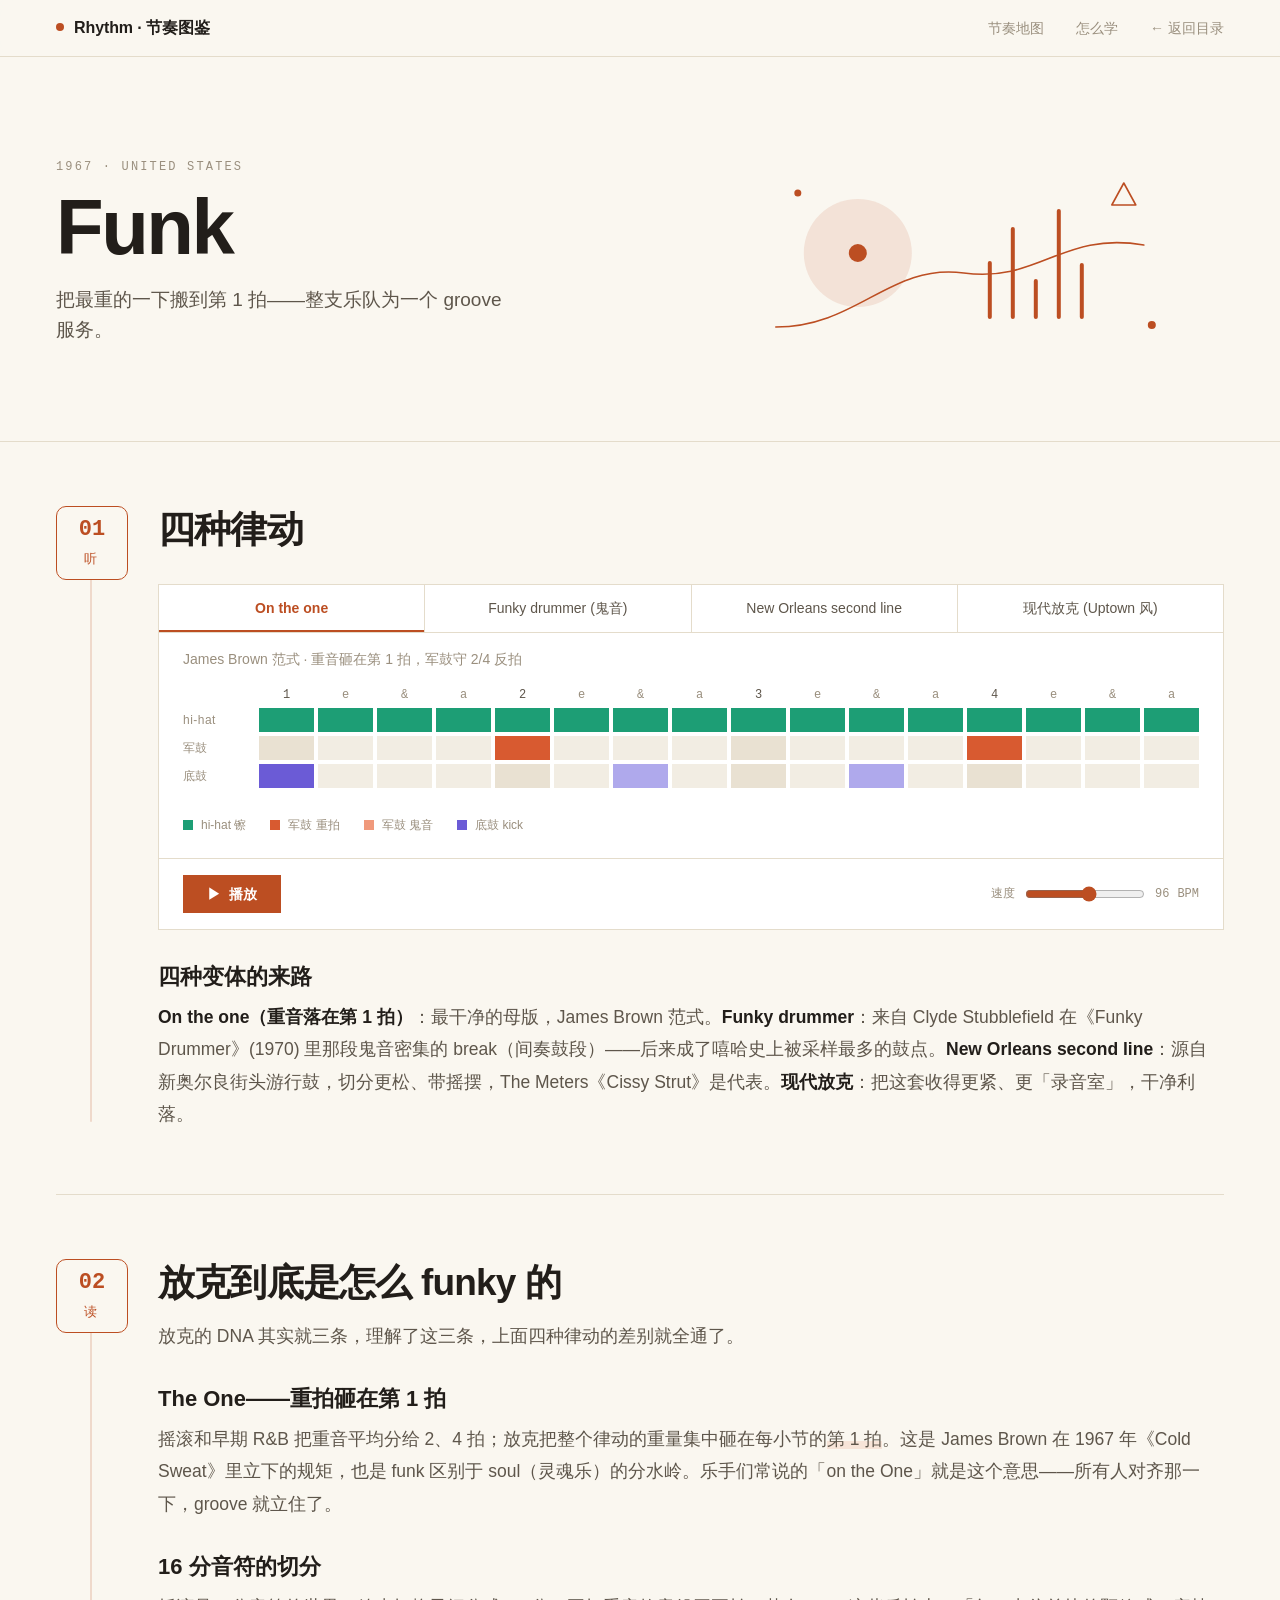
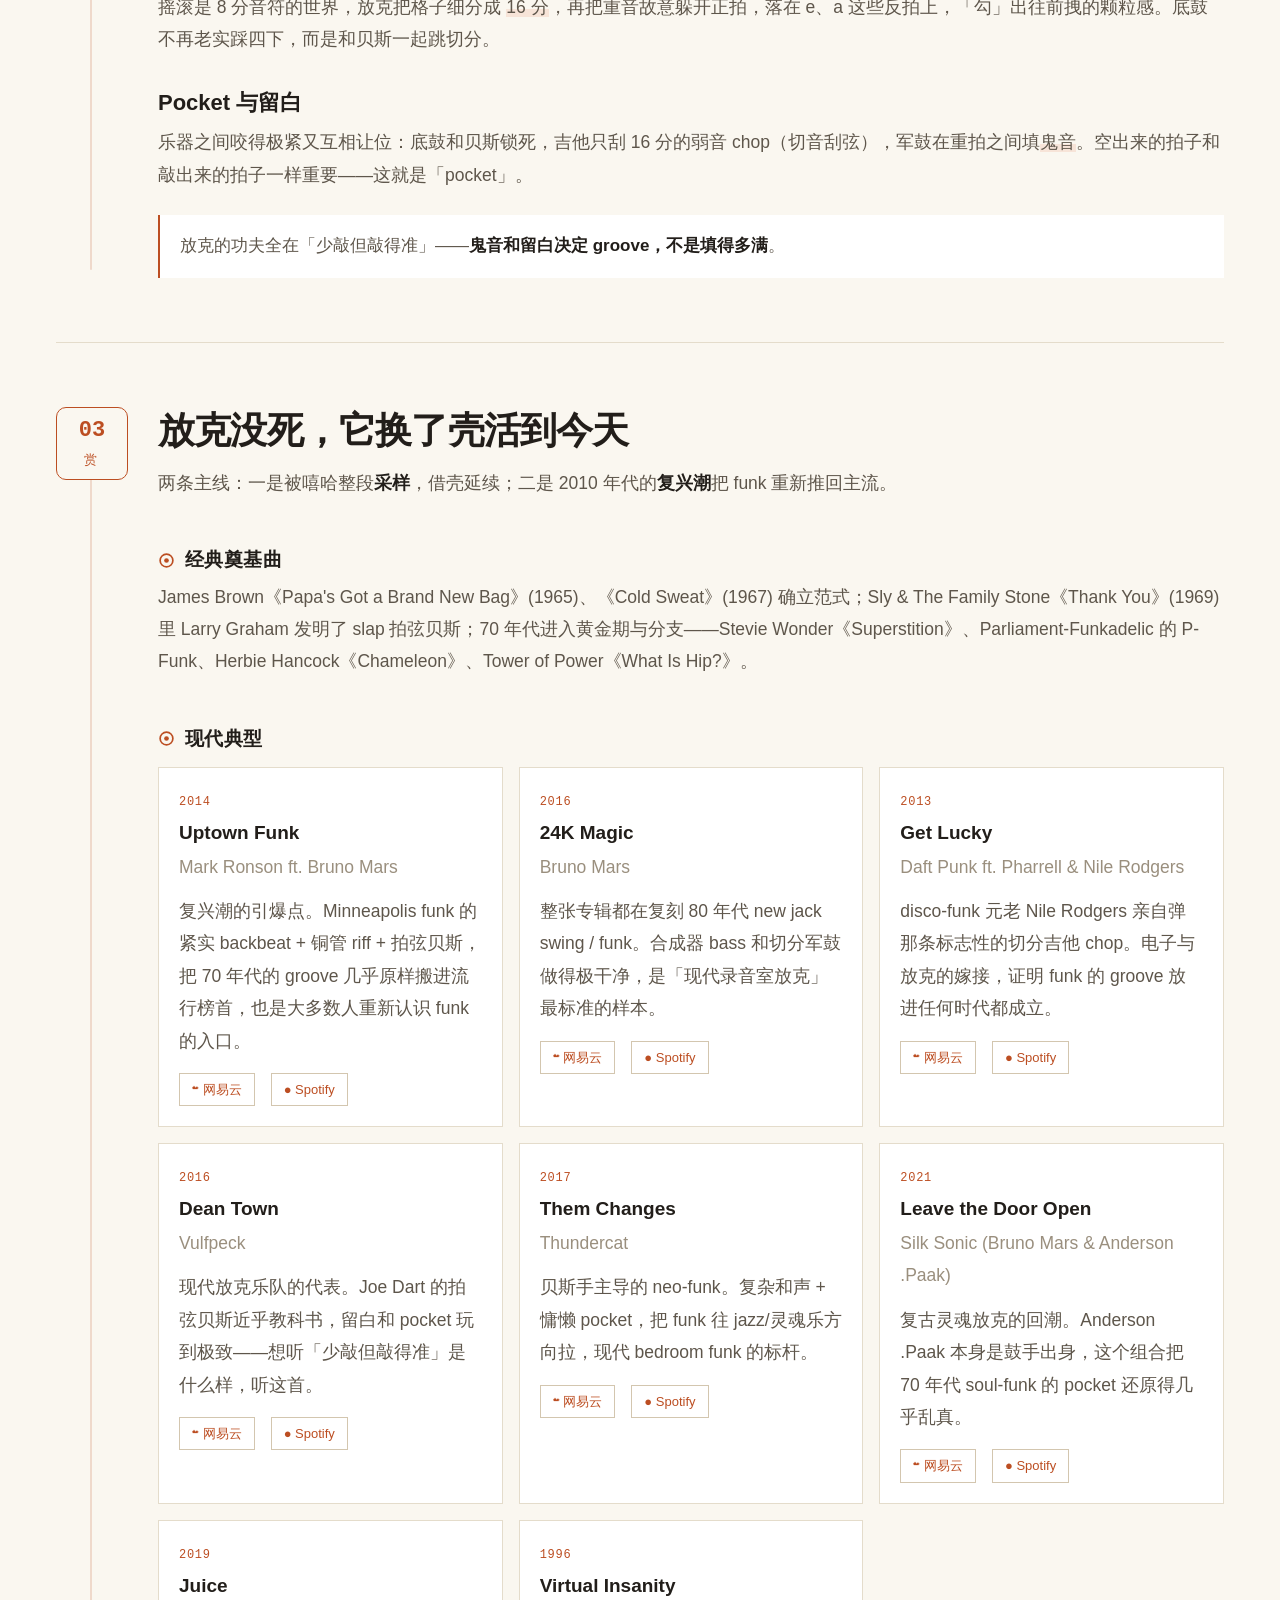
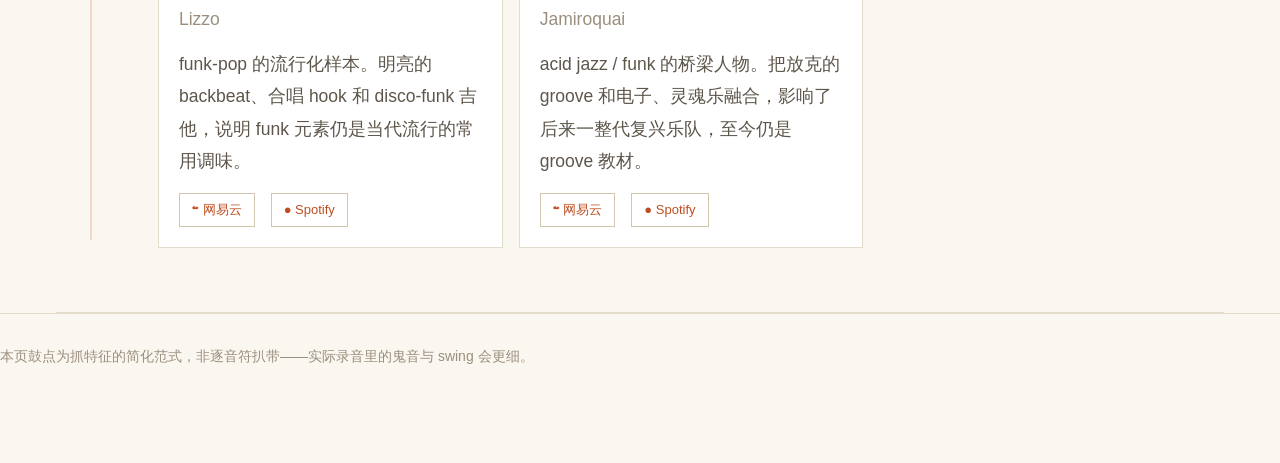
<file: funk.html>
<!DOCTYPE html>
<html lang="zh-CN">
<head>
<meta charset="UTF-8">
<meta name="viewport" content="width=device-width, initial-scale=1.0">
<title>Funk · 节奏图鉴</title>
<meta name="description" content="Funk 节奏：可播放鼓点演示、内容讲解，以及现代典型代表作推荐。">
<link rel="stylesheet" href="style.css">
</head>
<body style="--accent:#BC4E22;--accent-soft:#F7E4D8">

<header class="topbar"><div class="wrap">
  <a class="brand" href="index.html"><span class="dot"></span>Rhythm · 节奏图鉴</a>
  <nav class="tnav">
    <a href="map.html">节奏地图</a>
    <a href="method.html">怎么学</a>
    <a href="directory.html">← 返回目录</a>
  </nav>
</div></header>

<section class="hero"><div class="wrap"><div class="row">
  <div>
    <div class="attr">1967 · United States</div>
    <h1>Funk</h1>
    <p class="dek">把最重的一下搬到第 1 拍——整支乐队为一个 groove 服务。</p>
  </div>
  <div class="art"><svg viewBox="0 0 460 280" fill="none" aria-hidden="true">
  <circle cx="118" cy="140" r="54" fill="var(--accent)" opacity=".12"/>
  <circle cx="118" cy="140" r="9" fill="var(--accent)"/>
  <path d="M36 214 C118 214 150 150 224 160 C300 170 322 118 404 132" stroke="var(--accent)" stroke-width="1.6" stroke-linecap="round"/>
  <g stroke="var(--accent)" stroke-width="4" stroke-linecap="round">
    <line x1="250" y1="204" x2="250" y2="150"/><line x1="273" y1="204" x2="273" y2="116"/>
    <line x1="296" y1="204" x2="296" y2="168"/><line x1="319" y1="204" x2="319" y2="98"/>
    <line x1="342" y1="204" x2="342" y2="152"/></g>
  <path d="M372 92 l12 -22 l12 22 Z" fill="none" stroke="var(--accent)" stroke-width="1.6" stroke-linejoin="round"/>
  <circle cx="412" cy="212" r="4" fill="var(--accent)"/><circle cx="58" cy="80" r="3.5" fill="var(--accent)"/>
</svg></div>
</div></div></section>

<main class="wrap">

  <section class="section poster" id="demo">
    <div class="rail"><div class="tab"><span class="no">01</span><span class="kind">听</span></div></div>
    <div class="main">
    <h2>四种律动</h2>
    

    <div class="player">
      <div class="chips" id="chips"></div>
      <div class="gdesc" id="gdesc"></div>
      <div class="gridrows" id="grid"></div>
      <div class="legend">
        <span><i style="background:#1D9E75;"></i>hi-hat 镲</span>
        <span><i style="background:#D85A30;"></i>军鼓 重拍</span>
        <span><i style="background:#F0997B;"></i>军鼓 鬼音</span>
        <span><i style="background:#6B5BD6;"></i>底鼓 kick</span>
      </div>
      <div class="controls">
        <button class="play-btn" id="play"><span id="pic">▶</span><span id="plbl">播放</span></button>
        <div class="tempo">
          <span>速度</span>
          <input id="bpm" type="range" min="70" max="118" value="96">
          <span id="bpmval">96</span> BPM
        </div>
      </div>
    </div>

    <h3>四种变体的来路</h3>
    <p><strong>On the one（重音落在第 1 拍）</strong>：最干净的母版，James Brown 范式。<strong>Funky drummer</strong>：来自 Clyde Stubblefield 在《Funky Drummer》(1970) 里那段鬼音密集的 break（间奏鼓段）——后来成了嘻哈史上被采样最多的鼓点。<strong>New Orleans second line</strong>：源自新奥尔良街头游行鼓，切分更松、带摇摆，The Meters《Cissy Strut》是代表。<strong>现代放克</strong>：把这套收得更紧、更「录音室」，干净利落。</p>
  
    </div>
  </section>

  <section class="section poster" id="learn">
    <div class="rail"><div class="tab"><span class="no">02</span><span class="kind">读</span></div></div>
    <div class="main">
    <h2>放克到底是怎么 funky 的</h2>
    
    <p class="lead">放克的 DNA 其实就三条，理解了这三条，上面四种律动的差别就全通了。</p>

    <h3>The One——重拍砸在第 1 拍</h3>
    <p>摇滚和早期 R&amp;B 把重音平均分给 2、4 拍；放克把整个律动的重量集中砸在每小节的<span class="hl">第 1 拍</span>。这是 James Brown 在 1967 年《Cold Sweat》里立下的规矩，也是 funk 区别于 soul（灵魂乐）的分水岭。乐手们常说的「on the One」就是这个意思——所有人对齐那一下，groove 就立住了。</p>

    <h3>16 分音符的切分</h3>
    <p>摇滚是 8 分音符的世界，放克把格子细分成 <span class="hl">16 分</span>，再把重音故意躲开正拍，落在 e、a 这些反拍上，「勾」出往前拽的颗粒感。底鼓不再老实踩四下，而是和贝斯一起跳切分。</p>

    <h3>Pocket 与留白</h3>
    <p>乐器之间咬得极紧又互相让位：底鼓和贝斯锁死，吉他只刮 16 分的弱音 chop（切音刮弦），军鼓在重拍之间填<span class="hl">鬼音</span>。空出来的拍子和敲出来的拍子一样重要——这就是「pocket」。</p>

    <div class="callout">放克的功夫全在「少敲但敲得准」——<strong>鬼音和留白决定 groove，不是填得多满</strong>。</div>
  
    </div>
  </section>

  <section class="section poster" id="modern">
    <div class="rail"><div class="tab"><span class="no">03</span><span class="kind">赏</span></div></div>
    <div class="main">
    <h2>放克没死，它换了壳活到今天</h2>
    
    <p class="lead">两条主线：一是被嘻哈整段<strong>采样</strong>，借壳延续；二是 2010 年代的<strong>复兴潮</strong>把 funk 重新推回主流。</p>

    <div class="grouptitle">经典奠基曲</div>
    <p>James Brown《Papa's Got a Brand New Bag》(1965)、《Cold Sweat》(1967) 确立范式；Sly &amp; The Family Stone《Thank You》(1969) 里 Larry Graham 发明了 slap 拍弦贝斯；70 年代进入黄金期与分支——Stevie Wonder《Superstition》、Parliament-Funkadelic 的 P-Funk、Herbie Hancock《Chameleon》、Tower of Power《What Is Hip?》。</p>

    <div class="grouptitle">现代典型</div>
    <div class="songs" id="songs"></div>
  
    </div>
  </section>

</main>

<footer class="foot"><div class="wrap">
  本页鼓点为抓特征的简化范式，非逐音符扒带——实际录音里的鬼音与 swing 会更细。
</div></footer>

<script>
/* ---------- grooves ---------- */
const STEPS=16;
const G={
 one:{name:"On the one",bpm:96,desc:"James Brown 范式 · 重音砸在第 1 拍，军鼓守 2/4 反拍",
   H:[1,1,1,1,1,1,1,1,1,1,1,1,1,1,1,1],
   S:[0,0,0,0,2,0,0,0,0,0,0,0,2,0,0,0],
   K:[2,0,0,0,0,0,1,0,0,0,1,0,0,0,0,0]},
 funky:{name:"Funky drummer (鬼音)",bpm:100,desc:"Clyde Stubblefield 风格 · 16 分鬼音填满缝隙，史上最常被采样的律动",
   H:[1,1,1,1,1,1,1,1,1,1,1,1,1,1,1,1],
   S:[0,0,1,0,2,0,1,1,0,1,0,0,2,0,1,0],
   K:[2,0,0,1,0,0,1,0,1,0,0,0,1,0,1,0]},
 nola:{name:"New Orleans second line",bpm:92,desc:"The Meters 风格 · 切分更松、带摇摆，源自街头游行鼓",
   H:[1,0,1,0,1,0,1,0,1,0,1,0,1,0,1,0],
   S:[0,0,1,0,2,0,0,0,0,1,0,0,2,0,0,1],
   K:[2,0,0,1,0,1,0,0,1,0,0,1,0,0,1,0]},
 modern:{name:"现代放克 (Uptown 风)",bpm:108,desc:"Bruno Mars / Vulfpeck 风格 · 干净紧凑，切分收得很准",
   H:[1,1,1,1,1,1,1,1,1,1,1,1,1,1,1,1],
   S:[0,0,0,0,2,0,0,0,0,0,0,1,2,0,0,0],
   K:[2,0,0,0,0,0,1,0,1,0,0,0,0,0,1,0]}
};
const ROWS=[["H","hi-hat","#1D9E75","#1D9E75"],["S","军鼓","#D85A30","#F0997B"],["K","底鼓","#6B5BD6","#AFA9EC"]];
const NUMS=['1','e','&','a','2','e','&','a','3','e','&','a','4','e','&','a'];
let cur="one", playing=false, timer=null, col=0;

function chips(){const c=document.getElementById('chips');c.innerHTML='';Object.keys(G).forEach(k=>{const b=document.createElement('button');b.className='chip'+(k===cur?' on':'');b.textContent=G[k].name;b.onclick=()=>{cur=k;document.getElementById('bpm').value=G[k].bpm;document.getElementById('bpmval').textContent=G[k].bpm;col=0;chips();render();if(playing)loop();};c.appendChild(b);});}

function render(){
 const g=G[cur];document.getElementById('gdesc').textContent=g.desc;
 const grid=document.getElementById('grid');grid.innerHTML='';
 const head=document.createElement('div');head.className='grow';
 head.innerHTML='<div></div>'+NUMS.map((n,i)=>`<div class="beatnum${i%4===0?' strong':''}">${n}</div>`).join('');
 grid.appendChild(head);
 ROWS.forEach(([key,label,acc,ghost])=>{
   const row=document.createElement('div');row.className='grow';
   let html=`<div class="glabel">${label}</div>`;
   for(let i=0;i<16;i++){const v=g[key][i];const beat=i%4===0;let st='';if(v===2)st=`background:${acc};border-color:${acc};`;else if(v===1)st=`background:${ghost};border-color:${ghost};`;
     html+=`<div class="cell${beat&&!v?' beat':''}" data-col="${i}" style="${st}"></div>`;}
   row.innerHTML=html;grid.appendChild(row);
 });
}

/* ---------- audio ---------- */
let actx;
function AC(){actx=actx||new (window.AudioContext||window.webkitAudioContext)();return actx;}
function kick(t,v){const c=AC(),o=c.createOscillator(),g=c.createGain();o.connect(g);g.connect(c.destination);o.frequency.setValueAtTime(150,t);o.frequency.exponentialRampToValueAtTime(50,t+0.11);g.gain.setValueAtTime(v,t);g.gain.exponentialRampToValueAtTime(0.001,t+0.17);o.start(t);o.stop(t+0.18);}
function noise(t,v,freq,dur){const c=AC(),b=c.createBuffer(1,Math.floor(c.sampleRate*dur),c.sampleRate),d=b.getChannelData(0);for(let i=0;i<d.length;i++)d[i]=Math.random()*2-1;const s=c.createBufferSource();s.buffer=b;const f=c.createBiquadFilter();f.type='highpass';f.frequency.value=freq;const g=c.createGain();s.connect(f);f.connect(g);g.connect(c.destination);g.gain.setValueAtTime(v,t);g.gain.exponentialRampToValueAtTime(0.001,t+dur);s.start(t);s.stop(t+dur+0.02);}
function step(){const g=G[cur],c=AC(),t=c.currentTime+0.02;
 if(g.K[col]) kick(t,g.K[col]===2?0.95:0.5);
 if(g.S[col]) noise(t,g.S[col]===2?0.8:0.28,1600,0.16);
 if(g.H[col]) noise(t,col%4===0?0.32:0.2,7000,0.04);
 document.querySelectorAll('.cell').forEach(e=>{e.classList.toggle('play',+e.dataset.col===col);});
 col=(col+1)%STEPS;}
function loop(){const bpm=+document.getElementById('bpm').value;const ms=60000/bpm/4;clearInterval(timer);step();timer=setInterval(step,ms);}
function toggle(){playing=!playing;const lbl=document.getElementById('plbl'),ic=document.getElementById('pic');if(playing){col=0;const c=AC();c.resume&&c.resume();loop();lbl.textContent='停止';ic.textContent='■';}else{clearInterval(timer);lbl.textContent='播放';ic.textContent='▶';document.querySelectorAll('.cell').forEach(e=>e.classList.remove('play'));}}
document.getElementById('play').onclick=toggle;
document.getElementById('bpm').oninput=function(){document.getElementById('bpmval').textContent=this.value;if(playing)loop();};

/* ---------- modern songs ---------- */
const SONGS=[
 {yr:"2014",t:"Uptown Funk",a:"Mark Ronson ft. Bruno Mars",d:"复兴潮的引爆点。Minneapolis funk 的紧实 backbeat + 铜管 riff + 拍弦贝斯，把 70 年代的 groove 几乎原样搬进流行榜首，也是大多数人重新认识 funk 的入口。"},
 {yr:"2016",t:"24K Magic",a:"Bruno Mars",d:"整张专辑都在复刻 80 年代 new jack swing / funk。合成器 bass 和切分军鼓做得极干净，是「现代录音室放克」最标准的样本。"},
 {yr:"2013",t:"Get Lucky",a:"Daft Punk ft. Pharrell & Nile Rodgers",d:"disco-funk 元老 Nile Rodgers 亲自弹那条标志性的切分吉他 chop。电子与放克的嫁接，证明 funk 的 groove 放进任何时代都成立。"},
 {yr:"2016",t:"Dean Town",a:"Vulfpeck",d:"现代放克乐队的代表。Joe Dart 的拍弦贝斯近乎教科书，留白和 pocket 玩到极致——想听「少敲但敲得准」是什么样，听这首。"},
 {yr:"2017",t:"Them Changes",a:"Thundercat",d:"贝斯手主导的 neo-funk。复杂和声 + 慵懒 pocket，把 funk 往 jazz/灵魂乐方向拉，现代 bedroom funk 的标杆。"},
 {yr:"2021",t:"Leave the Door Open",a:"Silk Sonic (Bruno Mars & Anderson .Paak)",d:"复古灵魂放克的回潮。Anderson .Paak 本身是鼓手出身，这个组合把 70 年代 soul-funk 的 pocket 还原得几乎乱真。"},
 {yr:"2019",t:"Juice",a:"Lizzo",d:"funk-pop 的流行化样本。明亮的 backbeat、合唱 hook 和 disco-funk 吉他，说明 funk 元素仍是当代流行的常用调味。"},
 {yr:"1996",t:"Virtual Insanity",a:"Jamiroquai",d:"acid jazz / funk 的桥梁人物。把放克的 groove 和电子、灵魂乐融合，影响了后来一整代复兴乐队，至今仍是 groove 教材。"},
];
const sc=document.getElementById('songs');
SONGS.forEach(s=>{
 const q=encodeURIComponent(s.t+' '+s.a);
 const el=document.createElement('div');el.className='song';
 el.innerHTML=`<span class="yr">${s.yr}</span><h4>${s.t}</h4><p class="artist">${s.a}</p><p>${s.d}</p>
   <span style="display:flex;gap:16px;flex-wrap:wrap;"><a class="listen" href="https://music.163.com/#/search/m/?s=${q}" target="_blank" rel="noopener">☁ 网易云</a><a class="listen" href="https://open.spotify.com/search/${q}" target="_blank" rel="noopener">● Spotify</a></span>`;
 sc.appendChild(el);
});

chips();render();
</script>
</body>
</html>
</file>
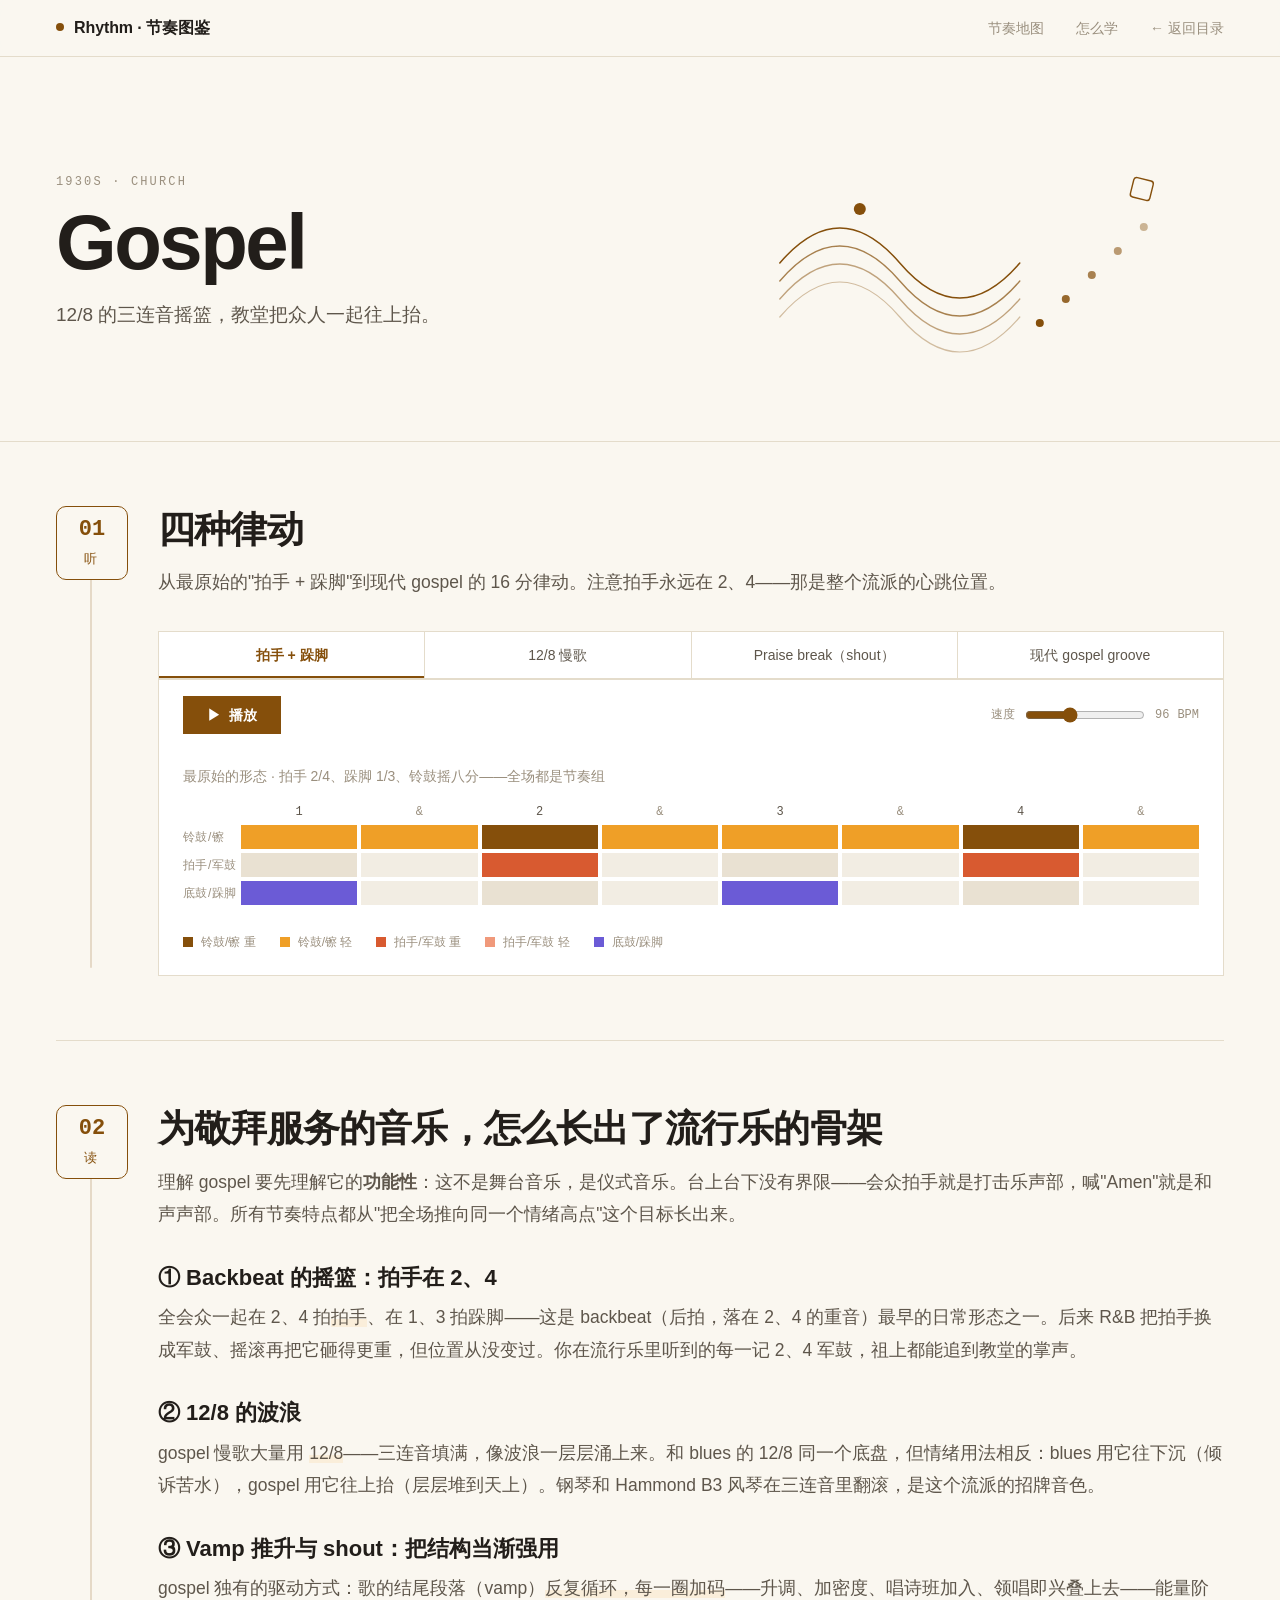
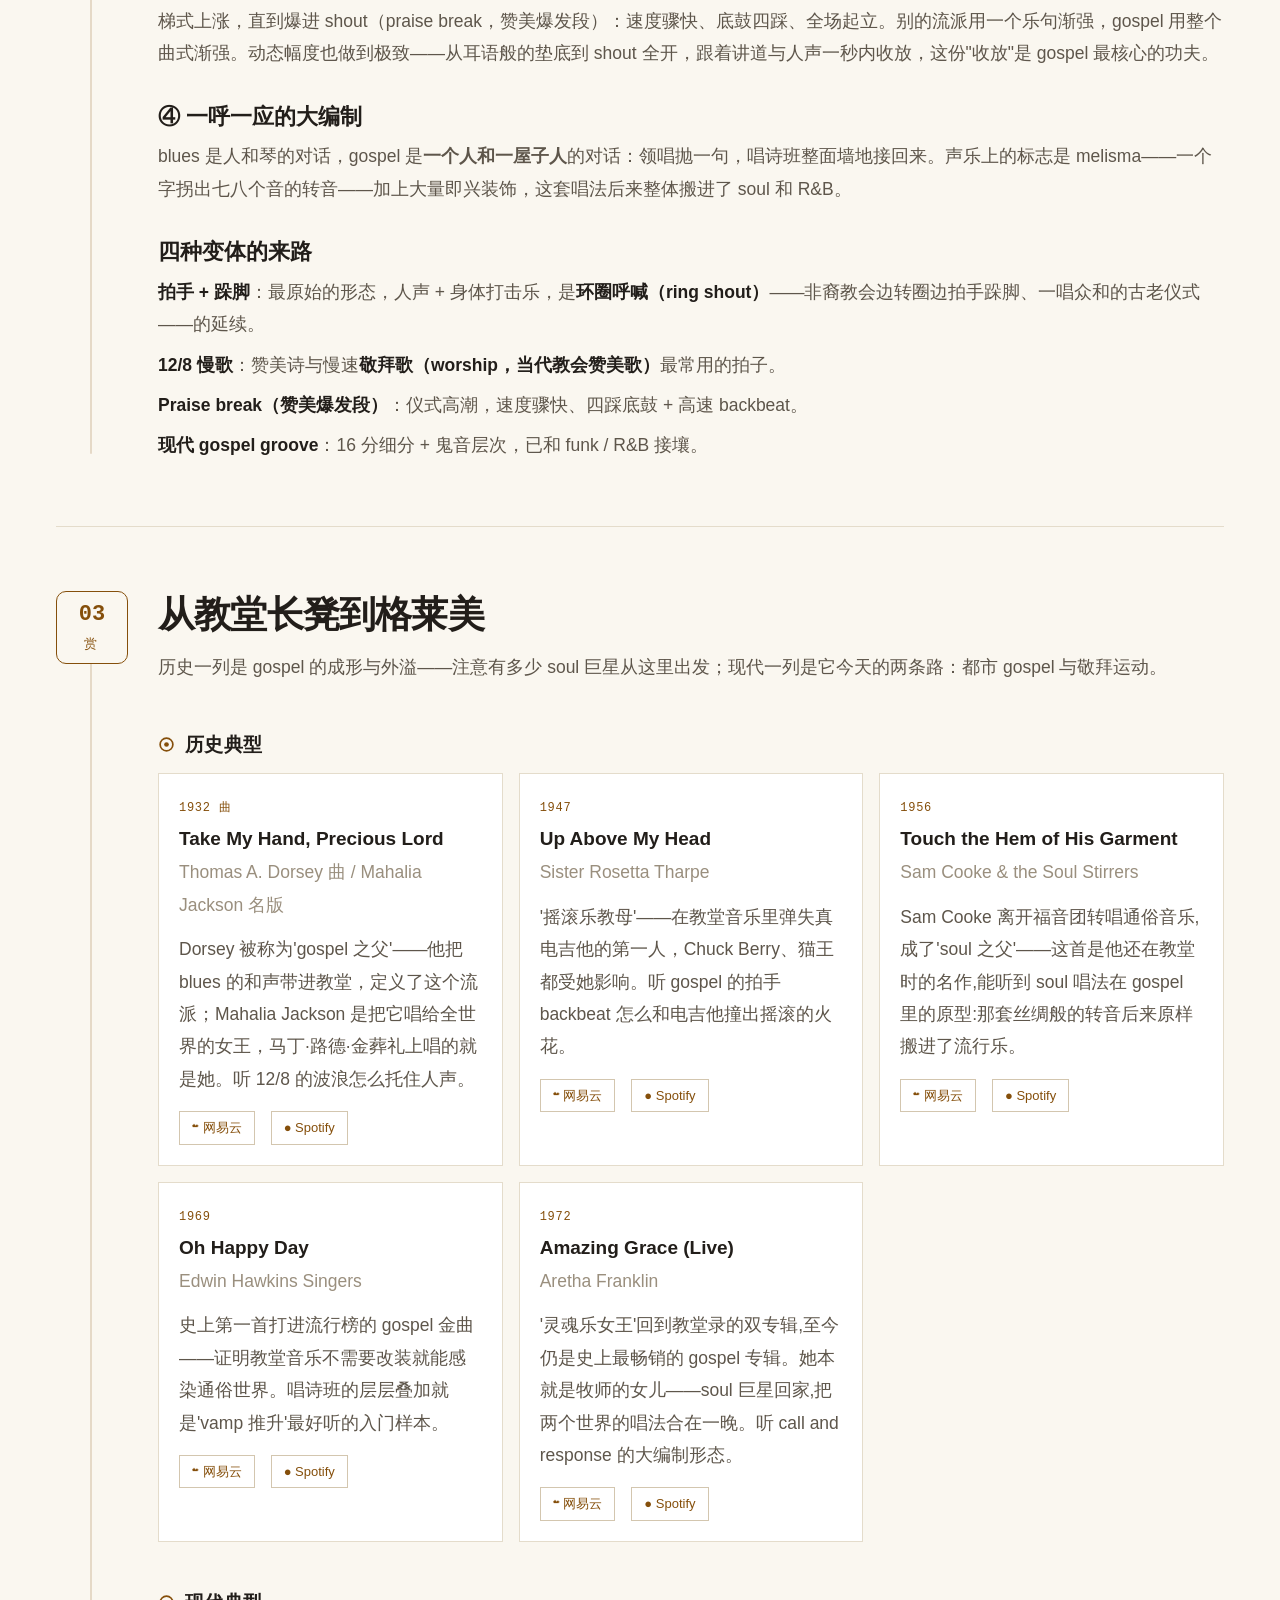
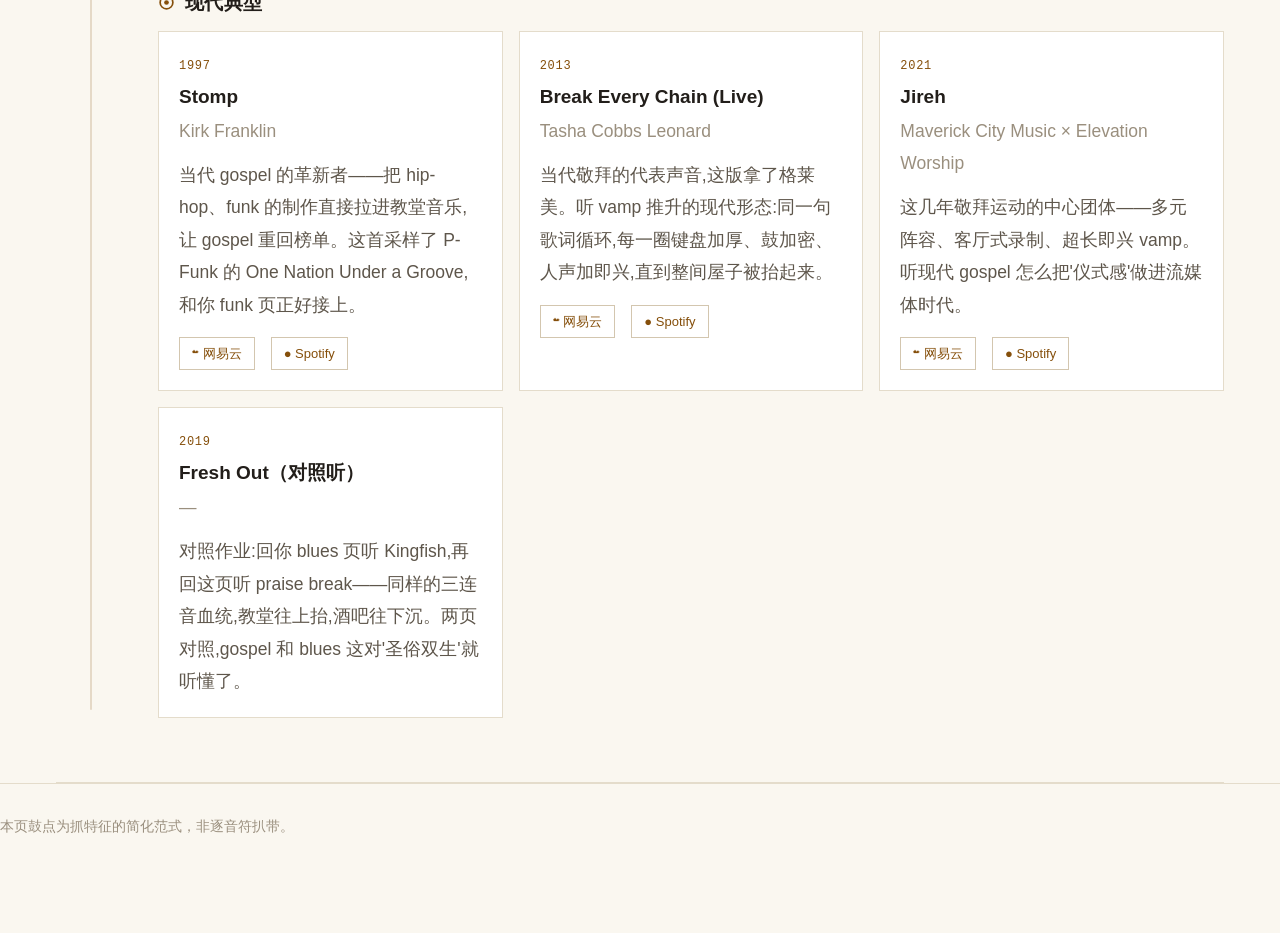
<file: gospel.html>
<!DOCTYPE html>
<html lang="zh-CN">
<head>
<meta charset="UTF-8">
<meta name="viewport" content="width=device-width, initial-scale=1.0">
<title>Gospel · 节奏图鉴</title>
<meta name="description" content="福音音乐节奏：拍手 backbeat、12/8 波浪与 praise break 的可播放演示、功能性讲解，以及历史与现代代表作。">
<link rel="stylesheet" href="style.css">
</head>
<body style="--accent:#854F0B;--accent-soft:#FAEEDA">

<header class="topbar"><div class="wrap">
  <a class="brand" href="index.html"><span class="dot"></span>Rhythm · 节奏图鉴</a>
  <nav class="tnav">
    <a href="map.html">节奏地图</a>
    <a href="method.html">怎么学</a>
    <a href="directory.html">← 返回目录</a>
  </nav>
</div></header>

<section class="hero"><div class="wrap"><div class="row">
  <div>
    <div class="attr">1930s · Church</div>
    <h1>Gospel</h1>
    <p class="dek">12/8 的三连音摇篮，教堂把众人一起往上抬。</p>
  </div>
  <div class="art"><svg viewBox="0 0 460 280" fill="none" aria-hidden="true">
  <g stroke="var(--accent)" fill="none" stroke-linecap="round">
    <path d="M40 150 q60 -70 120 0 t120 0" stroke-width="1.5"/>
    <path d="M40 168 q60 -70 120 0 t120 0" stroke-width="1.4" opacity=".7"/>
    <path d="M40 186 q60 -70 120 0 t120 0" stroke-width="1.3" opacity=".5"/>
    <path d="M40 204 q60 -70 120 0 t120 0" stroke-width="1.2" opacity=".35"/></g>
  <circle cx="300" cy="210" r="4" fill="var(--accent)" opacity="1.00"/><circle cx="326" cy="186" r="4" fill="var(--accent)" opacity="0.85"/><circle cx="352" cy="162" r="4" fill="var(--accent)" opacity="0.70"/><circle cx="378" cy="138" r="4" fill="var(--accent)" opacity="0.55"/><circle cx="404" cy="114" r="4" fill="var(--accent)" opacity="0.40"/>
  <circle cx="120" cy="96" r="6" fill="var(--accent)"/>
  <rect x="392" y="66" width="20" height="20" rx="3" fill="none" stroke="var(--accent)" stroke-width="1.4" transform="rotate(14 402 76)"/>
</svg></div>
</div></div></section>

<main class="wrap">

  <section class="section poster" id="demo">
    <div class="rail"><div class="tab"><span class="no">01</span><span class="kind">听</span></div></div>
    <div class="main">
    <h2>四种律动</h2>
    
<p class="lead">从最原始的"拍手 + 跺脚"到现代 gospel 的 16 分律动。注意拍手永远在 2、4——那是整个流派的心跳位置。</p>

    <div class="player">
      <div class="chips" id="chips"></div>
      <div class="controls">
        <button class="play-btn" id="play"><span id="pic">▶</span><span id="plbl">播放</span></button>
        <div class="tempo">
          <span>速度</span>
          <input id="bpm" type="range" min="50" max="180" value="96">
          <span id="bpmval">96</span> BPM
        </div>
      </div>
      <div class="gdesc" id="gdesc"></div>
      <div class="gridrows" id="grid"></div>
      <div class="legend">
        <span><i style="background:#854F0B;"></i>铃鼓/镲 重</span>
        <span><i style="background:#EF9F27;"></i>铃鼓/镲 轻</span>
        <span><i style="background:#D85A30;"></i>拍手/军鼓 重</span>
        <span><i style="background:#F0997B;"></i>拍手/军鼓 轻</span>
        <span><i style="background:#6B5BD6;"></i>底鼓/跺脚</span>
      </div>
      </div>
  
    </div>
  </section>
  <section class="section poster" id="learn">
    <div class="rail"><div class="tab"><span class="no">02</span><span class="kind">读</span></div></div>
    <div class="main">
    <h2>为敬拜服务的音乐，怎么长出了流行乐的骨架</h2>
    
<p>理解 gospel 要先理解它的<b>功能性</b>：这不是舞台音乐，是仪式音乐。台上台下没有界限——会众拍手就是打击乐声部，喊"Amen"就是和声声部。所有节奏特点都从"把全场推向同一个情绪高点"这个目标长出来。</p>

      <h3>① Backbeat 的摇篮：拍手在 2、4</h3>
      <p>全会众一起在 2、4 拍<span class="hl">拍手</span>、在 1、3 拍跺脚——这是 backbeat（后拍，落在 2、4 的重音）最早的日常形态之一。后来 R&B 把拍手换成军鼓、摇滚再把它砸得更重，但位置从没变过。你在流行乐里听到的每一记 2、4 军鼓，祖上都能追到教堂的掌声。</p>

      <h3>② 12/8 的波浪</h3>
      <p>gospel 慢歌大量用 <span class="hl">12/8</span>——三连音填满，像波浪一层层涌上来。和 blues 的 12/8 同一个底盘，但情绪用法相反：blues 用它往下沉（倾诉苦水），gospel 用它往上抬（层层堆到天上）。钢琴和 Hammond B3 风琴在三连音里翻滚，是这个流派的招牌音色。</p>

      <h3>③ Vamp 推升与 shout：把结构当渐强用</h3>
      <p>gospel 独有的驱动方式：歌的结尾段落（vamp）<span class="hl">反复循环，每一圈加码</span>——升调、加密度、唱诗班加入、领唱即兴叠上去——能量阶梯式上涨，直到爆进 shout（praise break，赞美爆发段）：速度骤快、底鼓四踩、全场起立。别的流派用一个乐句渐强，gospel 用整个曲式渐强。动态幅度也做到极致——从耳语般的垫底到 shout 全开，跟着讲道与人声一秒内收放，这份"收放"是 gospel 最核心的功夫。</p>

      <h3>④ 一呼一应的大编制</h3>
      <p>blues 是人和琴的对话，gospel 是<b>一个人和一屋子人</b>的对话：领唱抛一句，唱诗班整面墙地接回来。声乐上的标志是 melisma——一个字拐出七八个音的转音——加上大量即兴装饰，这套唱法后来整体搬进了 soul 和 R&B。</p>

      <h3>四种变体的来路</h3>
      <p><strong>拍手 + 跺脚</strong>：最原始的形态，人声 + 身体打击乐，是<strong>环圈呼喊（ring shout）</strong>——非裔教会边转圈边拍手跺脚、一唱众和的古老仪式——的延续。</p>
      <p><strong>12/8 慢歌</strong>：赞美诗与慢速<strong>敬拜歌（worship，当代教会赞美歌）</strong>最常用的拍子。</p>
      <p><strong>Praise break（赞美爆发段）</strong>：仪式高潮，速度骤快、四踩底鼓 + 高速 backbeat。</p>
      <p><strong>现代 gospel groove</strong>：16 分细分 + 鬼音层次，已和 funk / R&B 接壤。</p>
  
    </div>
  </section>
  <section class="section poster" id="modern">
    <div class="rail"><div class="tab"><span class="no">03</span><span class="kind">赏</span></div></div>
    <div class="main">
    <h2>从教堂长凳到格莱美</h2>
    
<p class="lead">历史一列是 gospel 的成形与外溢——注意有多少 soul 巨星从这里出发；现代一列是它今天的两条路：都市 gospel 与敬拜运动。</p>

    <div class="grouptitle">历史典型</div>
    <div class="songs" id="hist"></div>

    <div class="grouptitle">现代典型</div>
    <div class="songs" id="modernlist"></div>
  
    </div>
  </section>

</main>

<footer class="foot"><div class="wrap">本页鼓点为抓特征的简化范式，非逐音符扒带。</div></footer>

<script>
/* ---------- grooves ---------- */
const G={
 clap:{name:"拍手 + 跺脚",bpm:96,steps:8,div:2,
   desc:"最原始的形态 · 拍手 2/4、跺脚 1/3、铃鼓摇八分——全场都是节奏组",
   T:[1,1,2,1,1,1,2,1],
   C:[0,0,2,0,0,0,2,0],
   K:[2,0,0,0,2,0,0,0]},
 twelve8:{name:"12/8 慢歌",bpm:60,steps:12,div:3,
   desc:"三连音填满、一层层往上涌 · 和 blues 同底盘，情绪方向相反",
   T:[2,1,1,2,1,1,2,1,1,2,1,1],
   C:[0,0,0,2,0,0,0,0,0,2,0,1],
   K:[2,0,0,0,0,0,2,0,1,0,0,0]},
 praise:{name:"Praise break（shout）",bpm:160,steps:8,div:2,
   desc:"仪式高潮的爆发段 · 底鼓四踩、backbeat 高速砸实（示意）",
   T:[2,1,2,1,2,1,2,1],
   C:[0,0,2,0,0,0,2,0],
   K:[2,0,2,0,2,0,2,0]},
 modern:{name:"现代 gospel groove",bpm:84,steps:16,div:4,
   desc:"16 分细分 + 鬼音层次 · 和 funk/R&B 接壤的当代教堂律动（示意）",
   T:[2,1,1,1,2,1,1,1,2,1,1,1,2,1,1,1],
   C:[0,0,1,0,2,0,0,1,0,1,0,0,2,0,0,1],
   K:[2,0,0,1,0,0,1,0,1,1,0,0,0,0,1,0]}
};
const ROWS=[["T","铃鼓/镲","#854F0B","#EF9F27"],["C","拍手/军鼓","#D85A30","#F0997B"],["K","底鼓/跺脚","#6B5BD6","#AFA9EC"]];
function labels(steps,div){const beats=steps/div;const out=[];for(let b=1;b<=beats;b++){if(div===3){out.push(String(b),"t","l");}else if(div===4){out.push(String(b),"e","&","a");}else{out.push(String(b),"&");}}return out;}
let cur="clap", playing=false, timer=null, col=0;

function chips(){const c=document.getElementById('chips');c.innerHTML='';Object.keys(G).forEach(k=>{const b=document.createElement('button');b.className='chip'+(k===cur?' on':'');b.textContent=G[k].name;b.onclick=()=>{cur=k;document.getElementById('bpm').value=G[k].bpm;document.getElementById('bpmval').textContent=G[k].bpm;col=0;chips();render();if(playing)loop();};c.appendChild(b);});}

function render(){
 const g=G[cur];document.getElementById('gdesc').textContent=g.desc;
 const grid=document.getElementById('grid');grid.innerHTML='';
 const cols=`54px repeat(${g.steps},minmax(16px,1fr))`;
 const head=document.createElement('div');head.className='grow';head.style.gridTemplateColumns=cols;
 head.innerHTML='<div></div>'+labels(g.steps,g.div).map((n,i)=>`<div class="beatnum${i%g.div===0?' strong':''}">${n}</div>`).join('');
 grid.appendChild(head);
 ROWS.forEach(([key,label,acc,ghost])=>{
   const row=document.createElement('div');row.className='grow';row.style.gridTemplateColumns=cols;
   let html=`<div class="glabel">${label}</div>`;
   for(let i=0;i<g.steps;i++){const v=g[key][i];const beat=i%g.div===0;let st='';if(v===2)st=`background:${acc};border-color:${acc};`;else if(v===1)st=`background:${ghost};border-color:${ghost};`;
     html+=`<div class="cell${beat&&!v?' beat':''}" data-col="${i}" style="${st}"></div>`;}
   row.innerHTML=html;grid.appendChild(row);
 });
}

/* ---------- audio ---------- */
let actx;
function AC(){actx=actx||new (window.AudioContext||window.webkitAudioContext)();return actx;}
function kick(t,v){const c=AC(),o=c.createOscillator(),g=c.createGain();o.connect(g);g.connect(c.destination);o.frequency.setValueAtTime(130,t);o.frequency.exponentialRampToValueAtTime(50,t+0.1);g.gain.setValueAtTime(v,t);g.gain.exponentialRampToValueAtTime(0.001,t+0.16);o.start(t);o.stop(t+0.17);}
function noise(t,v,freq,dur){const c=AC(),b=c.createBuffer(1,Math.floor(c.sampleRate*dur),c.sampleRate),d=b.getChannelData(0);for(let i=0;i<d.length;i++)d[i]=Math.random()*2-1;const s=c.createBufferSource();s.buffer=b;const f=c.createBiquadFilter();f.type='highpass';f.frequency.value=freq;const g=c.createGain();s.connect(f);f.connect(g);g.connect(c.destination);g.gain.setValueAtTime(v,t);g.gain.exponentialRampToValueAtTime(0.001,t+dur);s.start(t);s.stop(t+dur+0.02);}
function step(){const g=G[cur],c=AC(),t=c.currentTime+0.02;
 if(g.T[col]) noise(t,g.T[col]===2?0.35:0.2,7800,0.06);
 if(g.C[col]) noise(t,g.C[col]===2?0.7:0.25,2200,0.1);
 if(g.K[col]) kick(t,g.K[col]===2?0.9:0.45);
 document.querySelectorAll('.cell').forEach(e=>{e.classList.toggle('play',+e.dataset.col===col);});
 col=(col+1)%g.steps;}
function loop(){const g=G[cur];const bpm=+document.getElementById('bpm').value;const ms=60000/bpm/g.div;clearInterval(timer);step();timer=setInterval(step,ms);}
function toggle(){playing=!playing;const lbl=document.getElementById('plbl'),ic=document.getElementById('pic');if(playing){col=0;const c=AC();c.resume&&c.resume();loop();lbl.textContent='停止';ic.textContent='■';}else{clearInterval(timer);lbl.textContent='播放';ic.textContent='▶';document.querySelectorAll('.cell').forEach(e=>e.classList.remove('play'));}}
document.getElementById('play').onclick=toggle;
document.getElementById('bpm').oninput=function(){document.getElementById('bpmval').textContent=this.value;if(playing)loop();};

/* ---------- recommendations ---------- */
const HIST=[
 {yr:"1932 曲",t:"Take My Hand, Precious Lord",a:"Thomas A. Dorsey 曲 / Mahalia Jackson 名版",d:"Dorsey 被称为'gospel 之父'——他把 blues 的和声带进教堂，定义了这个流派；Mahalia Jackson 是把它唱给全世界的女王，马丁·路德·金葬礼上唱的就是她。听 12/8 的波浪怎么托住人声。"},
 {yr:"1947",t:"Up Above My Head",a:"Sister Rosetta Tharpe",d:"'摇滚乐教母'——在教堂音乐里弹失真电吉他的第一人，Chuck Berry、猫王都受她影响。听 gospel 的拍手 backbeat 怎么和电吉他撞出摇滚的火花。"},
 {yr:"1956",t:"Touch the Hem of His Garment",a:"Sam Cooke & the Soul Stirrers",d:"Sam Cooke 离开福音团转唱通俗音乐,成了'soul 之父'——这首是他还在教堂时的名作,能听到 soul 唱法在 gospel 里的原型:那套丝绸般的转音后来原样搬进了流行乐。"},
 {yr:"1969",t:"Oh Happy Day",a:"Edwin Hawkins Singers",d:"史上第一首打进流行榜的 gospel 金曲——证明教堂音乐不需要改装就能感染通俗世界。唱诗班的层层叠加就是'vamp 推升'最好听的入门样本。"},
 {yr:"1972",t:"Amazing Grace (Live)",a:"Aretha Franklin",d:"'灵魂乐女王'回到教堂录的双专辑,至今仍是史上最畅销的 gospel 专辑。她本就是牧师的女儿——soul 巨星回家,把两个世界的唱法合在一晚。听 call and response 的大编制形态。"},
];
const MODERN=[
 {yr:"1997",t:"Stomp",a:"Kirk Franklin",d:"当代 gospel 的革新者——把 hip-hop、funk 的制作直接拉进教堂音乐,让 gospel 重回榜单。这首采样了 P-Funk 的 One Nation Under a Groove,和你 funk 页正好接上。"},
 {yr:"2013",t:"Break Every Chain (Live)",a:"Tasha Cobbs Leonard",d:"当代敬拜的代表声音,这版拿了格莱美。听 vamp 推升的现代形态:同一句歌词循环,每一圈键盘加厚、鼓加密、人声加即兴,直到整间屋子被抬起来。"},
 {yr:"2021",t:"Jireh",a:"Maverick City Music × Elevation Worship",d:"这几年敬拜运动的中心团体——多元阵容、客厅式录制、超长即兴 vamp。听现代 gospel 怎么把'仪式感'做进流媒体时代。"},
 {yr:"2019",t:"Fresh Out（对照听）",a:"—",d:"对照作业:回你 blues 页听 Kingfish,再回这页听 praise break——同样的三连音血统,教堂往上抬,酒吧往下沉。两页对照,gospel 和 blues 这对'圣俗双生'就听懂了。"},
];
function card(list,el){
 const sc=document.getElementById(el);
 list.forEach(s=>{
  const q=encodeURIComponent(s.t.replace(/（.*?）/g,'')+' '+s.a.replace(/（.*?）|—/g,''));
  const d=document.createElement('div');d.className='song';
  const links=s.a==='—'?'':`<span style="display:flex;gap:16px;flex-wrap:wrap;"><a class="listen" href="https://music.163.com/#/search/m/?s=${q}" target="_blank" rel="noopener">☁ 网易云</a><a class="listen" href="https://open.spotify.com/search/${q}" target="_blank" rel="noopener">● Spotify</a></span>`;
  d.innerHTML=`<span class="yr">${s.yr}</span><h4>${s.t}</h4><p class="artist">${s.a}</p><p>${s.d}</p>${links}`;
  sc.appendChild(d);
 });
}
card(HIST,'hist');card(MODERN,'modernlist');

chips();render();
</script>
</body>
</html>
</file>
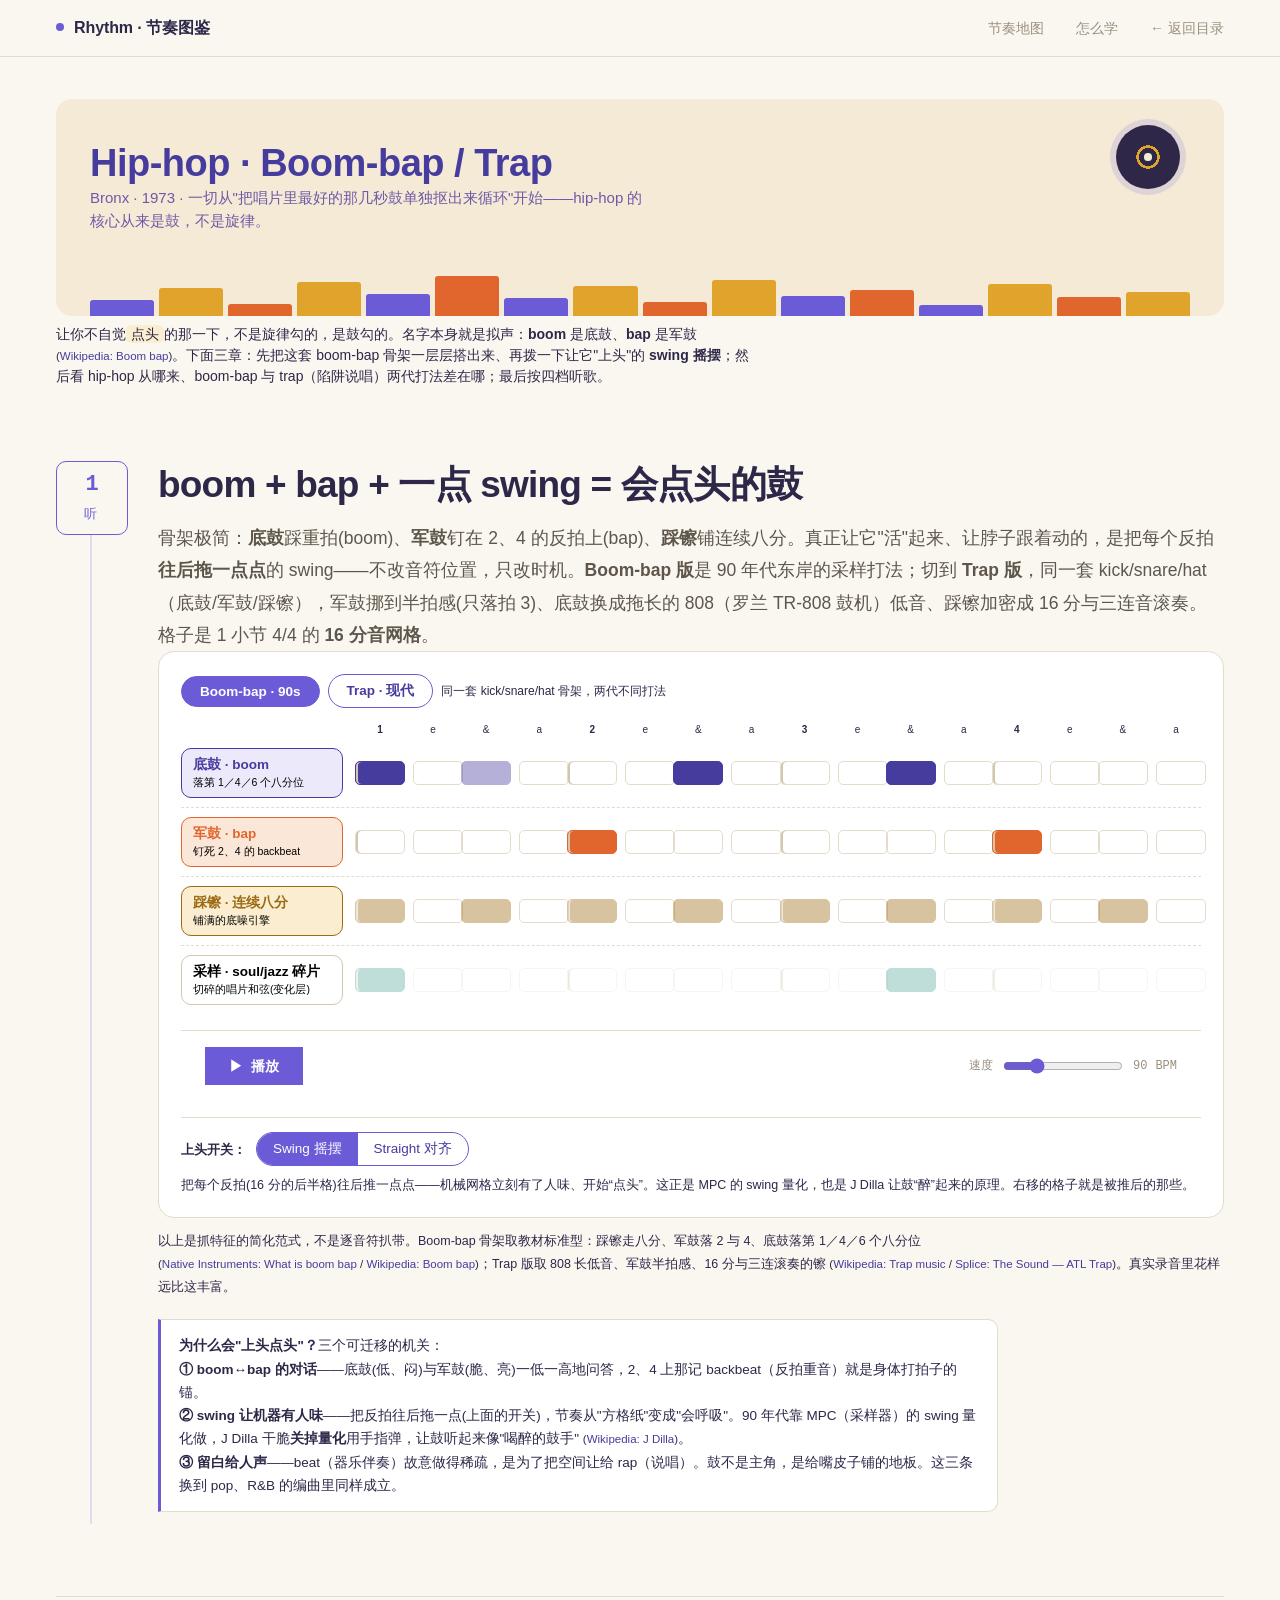
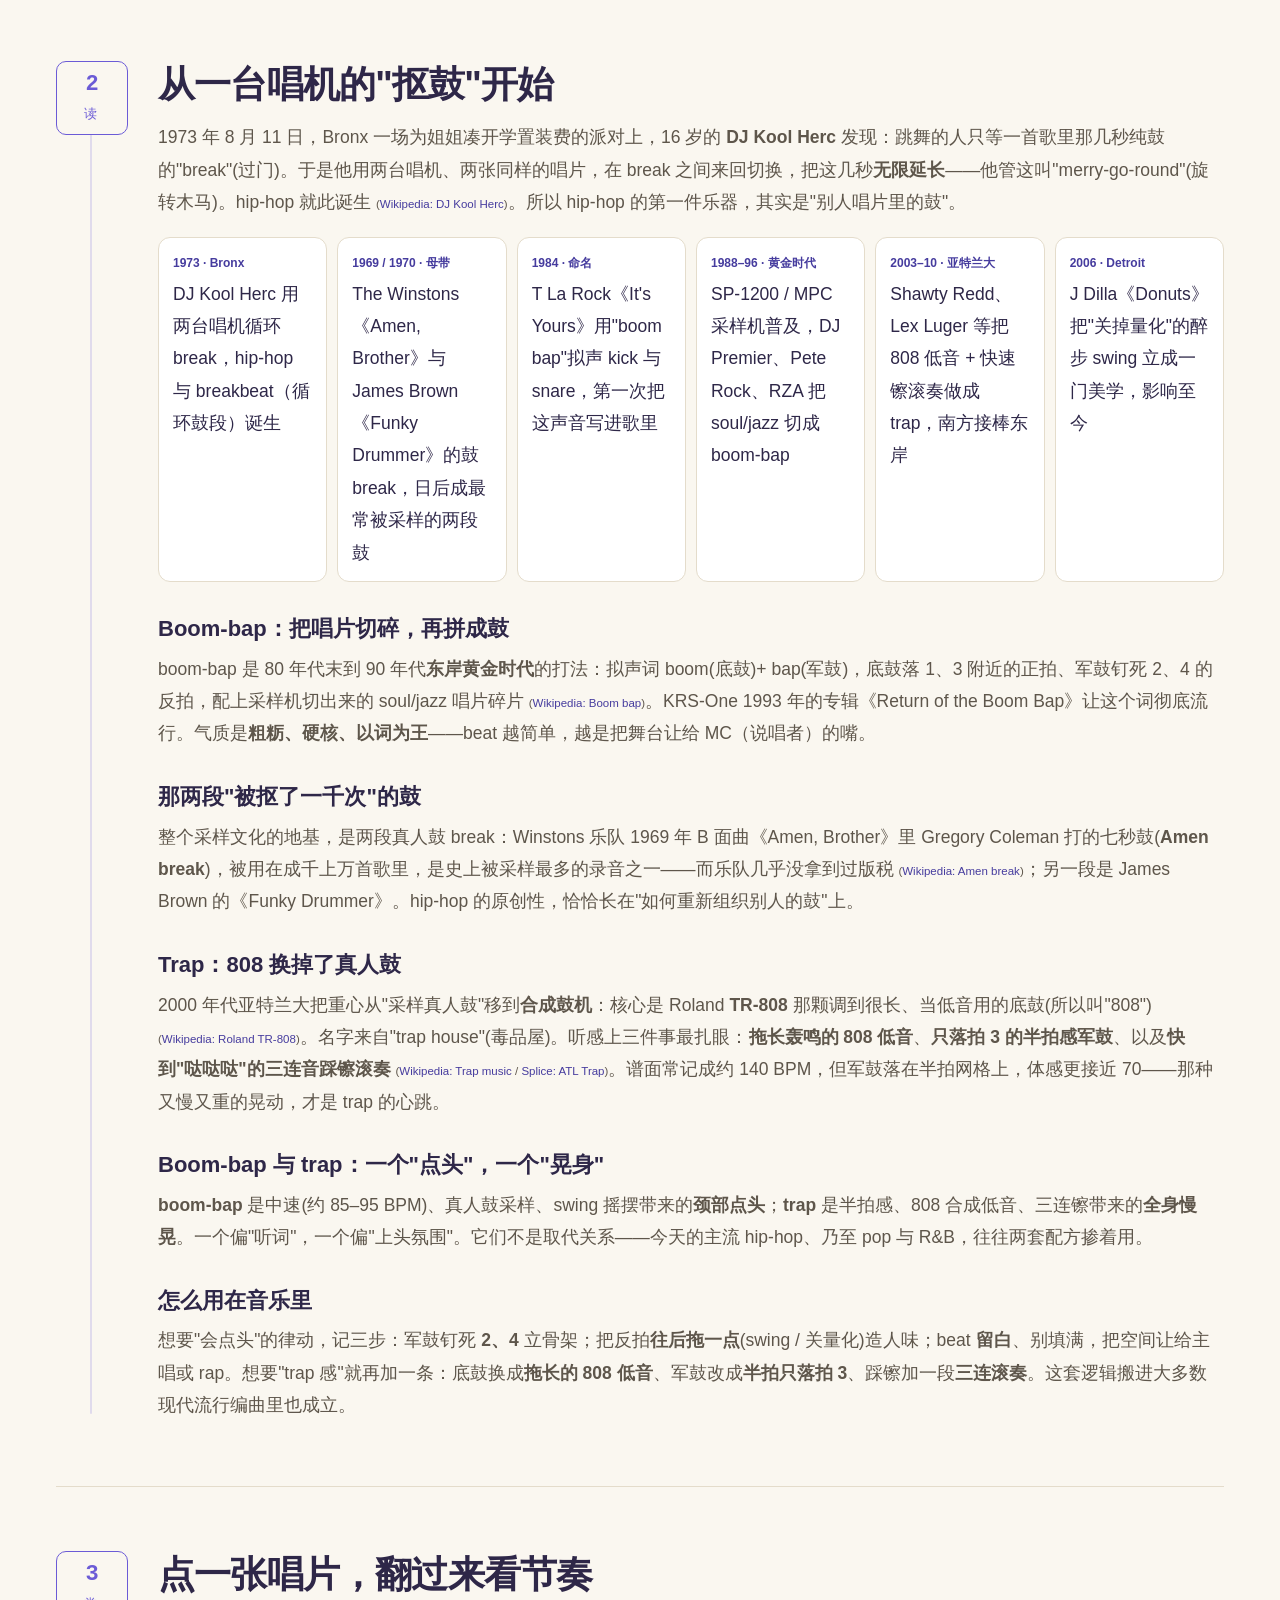
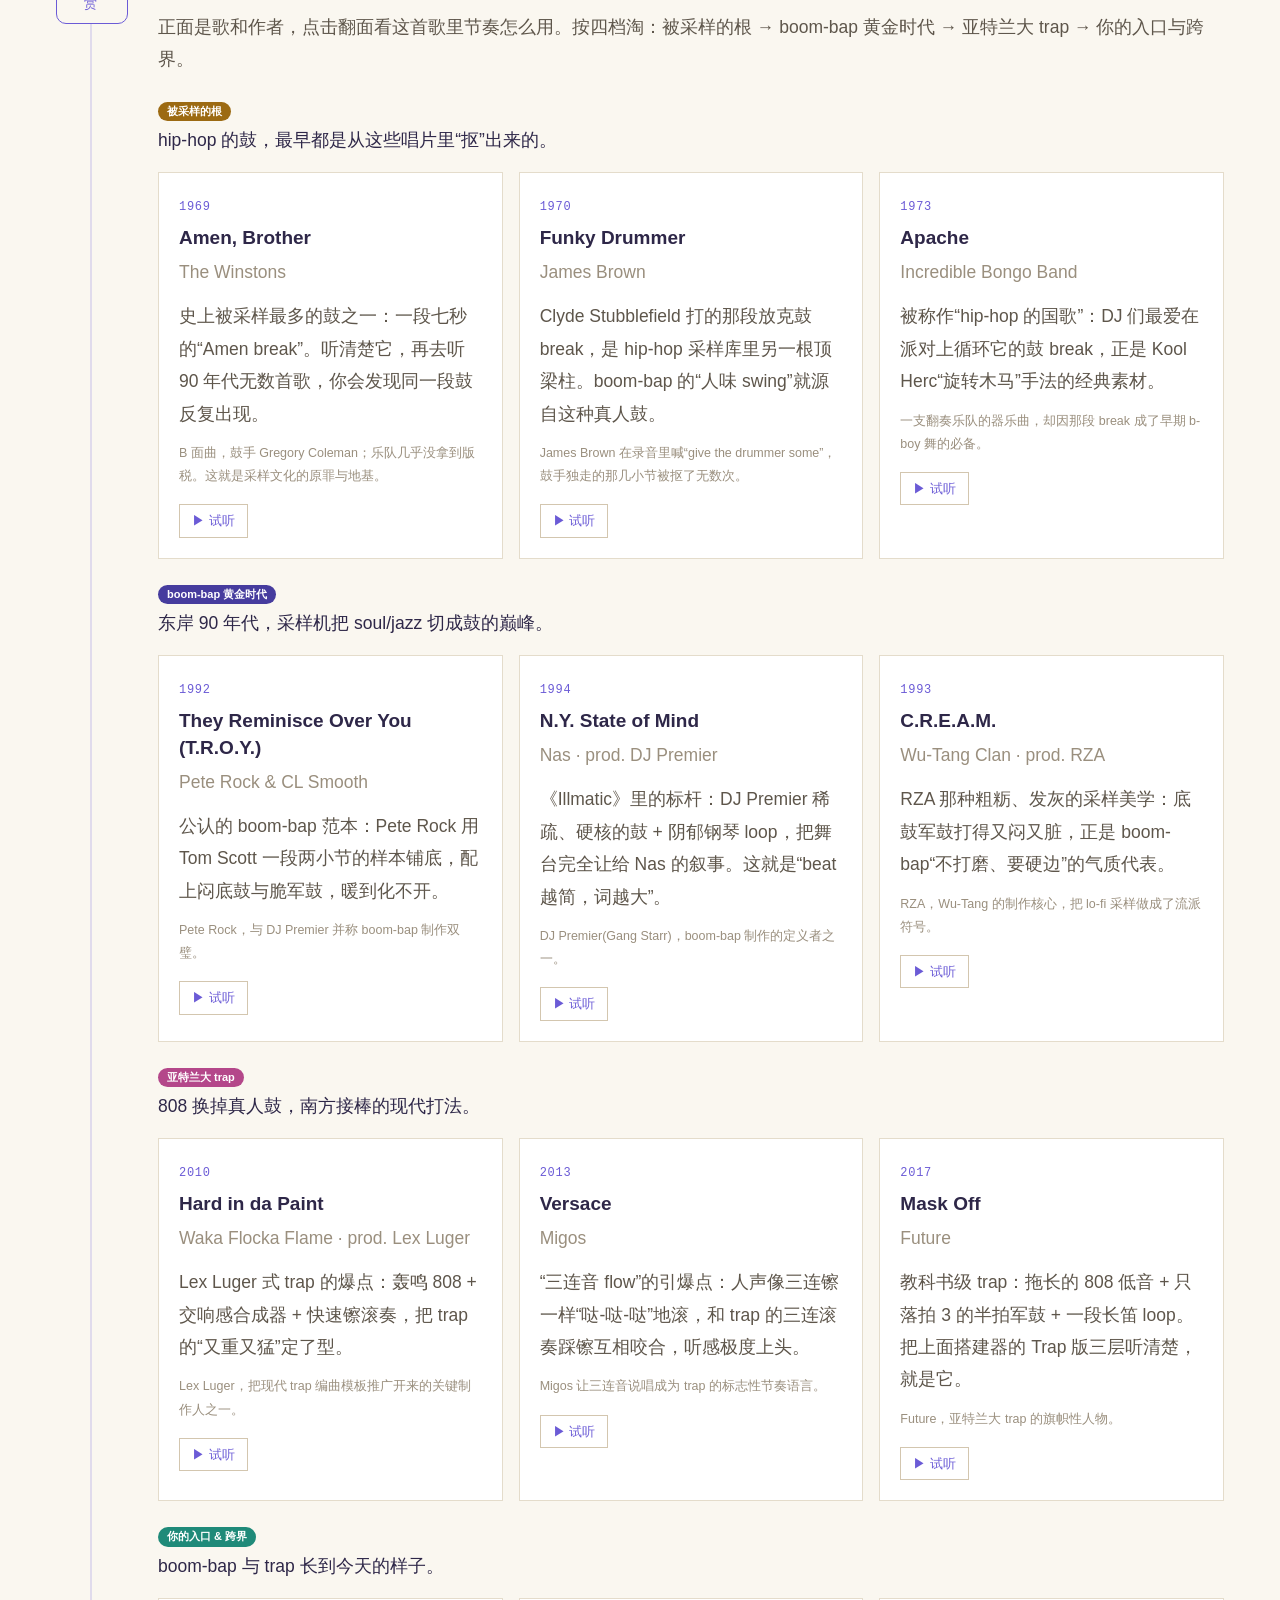
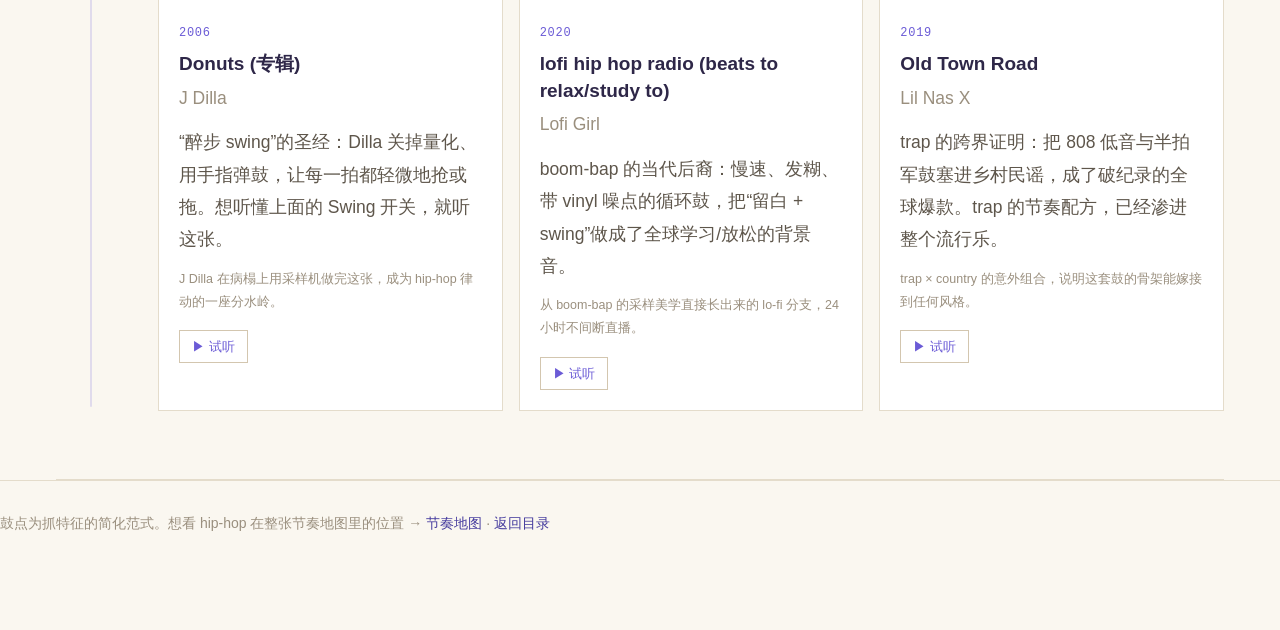
<file: hiphop.html>
<!DOCTYPE html>
<html lang="zh-CN">
<head>
<meta charset="UTF-8">
<meta name="viewport" content="width=device-width, initial-scale=1.0">
<title>Hip-hop · Boom-bap / Trap · 节奏图鉴</title>
<meta name="description" content="Hip-hop 的鼓：boom(底鼓)-bap(军鼓)的骨架、让你点头的 swing 摇摆、boom-bap 与 trap 两代打法的分层交互讲解，历史文化与四档歌曲推荐(唱片翻面卡)。">
<link rel="stylesheet" href="style.css">
<style>
  :root{--vio:#6B5BD6;--vio-soft:#ECE9FB;--vio-deep:#463C9E;
        --gold:#E0A32C;--gold-soft:#FBEED0;--gold-deep:#9C6A12;
        --coral:#E0662E;--coral-soft:#FBE7D8;--coral-deep:#A6431B;
        --teal:#1F8A79;--teal-soft:#DBF1ED;
        --plum:#B4478A;--plum-soft:#F6DEEE;--plum-deep:#823063;
        --sand:#F4EAD6;--ink:#2E2748;}
  .seclabel .num{background:var(--vio);}
  .seclabel .t{color:var(--vio-deep);}

  .cover{position:relative;border-radius:16px;overflow:hidden;background:var(--sand);padding:46px 34px 0;margin:8px 0 6px;}
  .cover h1{font-size:38px;margin:0 0 6px;color:#463C9E;letter-spacing:-.5px;}
  .cover .csub{color:#6E5AA6;font-size:15px;margin:0 0 44px;max-width:560px;position:relative;z-index:2;}
  .cover .disc{position:absolute;top:26px;right:44px;width:64px;height:64px;border-radius:50%;
     background:radial-gradient(circle,#2E2748 0 20%,var(--gold) 20% 26%,#2E2748 26% 100%);
     box-shadow:0 0 0 6px rgba(107,91,214,.16);}
  .cover .disc::after{content:"";position:absolute;inset:44%;border-radius:50%;background:var(--sand);}
  .cover .eqband{display:flex;align-items:flex-end;gap:5px;height:40px;position:relative;z-index:1;}
  .cover .eqband i{flex:1;border-radius:3px 3px 0 0;background:var(--vio);}
  .cover .eqband i:nth-child(2n){background:var(--gold);}
  .cover .eqband i:nth-child(3n){background:var(--coral);}
  @media(max-width:560px){.cover h1{font-size:28px;}.cover .disc{right:20px;top:18px;width:46px;height:46px;}}

  .builder{background:var(--surface);border:1px solid var(--line);border-radius:16px;padding:22px;}
  .gtabs{display:flex;gap:8px;align-items:center;margin-bottom:14px;flex-wrap:wrap;}
  .gt{border:1.5px solid var(--vio);background:transparent;color:var(--vio-deep);border-radius:999px;padding:7px 18px;font-size:13.5px;font-weight:600;cursor:pointer;font-family:inherit;}
  .gt.on{background:var(--vio);color:#fff;}
  .gtnote{font-size:12px;color:var(--hint);}
  .lyrow{display:grid;grid-template-columns:162px 1fr;gap:12px;align-items:center;padding:9px 0;border-top:1px dashed var(--line);}
  .lyrow:first-of-type{border-top:none;}
  .lybtn{display:flex;flex-direction:column;gap:2px;text-align:left;border:1.5px solid var(--line2);background:var(--bg);border-radius:10px;padding:7px 11px;cursor:pointer;font-family:inherit;transition:.15s;}
  .lybtn .nm{font-size:13.5px;font-weight:600;color:var(--muted);}
  .lybtn .rl{font-size:10.5px;color:var(--hint);}
  .lybtn.on{border-color:var(--lc);background:var(--lsoft);}
  .lybtn.on .nm{color:var(--lc);}
  .steps{display:grid;grid-template-columns:repeat(16,1fr);gap:3px;}
  .st{height:24px;border:1px solid var(--line);border-radius:5px;background:transparent;position:relative;transition:transform .18s;}
  .st.bar{box-shadow:inset 2px 0 0 var(--line2);}
  .st.hit{background:var(--lc);border-color:var(--lc);}
  .st.hit.soft{opacity:.40;}
  .st.now{outline:2px solid var(--ink);outline-offset:0;}
  .st.swung{transform:translateX(5px);}
  .st.diff{box-shadow:0 0 0 3px var(--gold);animation:diffglow 1.1s ease-in-out 3;}
  @keyframes diffglow{50%{box-shadow:0 0 0 6px rgba(224,163,44,.4);}}
  .offrow .st{opacity:.28;}
  .beathead{display:grid;grid-template-columns:162px 1fr;gap:12px;margin-bottom:2px;}
  .beatnums{display:grid;grid-template-columns:repeat(16,1fr);gap:3px;font-size:10px;color:var(--hint);text-align:center;}
  .beatnums b{color:var(--text);font-weight:600;}
  .abwrap{display:flex;align-items:center;gap:10px;margin-top:16px;padding-top:14px;border-top:1px solid var(--line);flex-wrap:wrap;}
  .ab{display:inline-flex;border:1.5px solid var(--vio);border-radius:999px;overflow:hidden;}
  .ab button{border:none;background:transparent;padding:7px 16px;font-size:13.5px;cursor:pointer;font-family:inherit;color:var(--vio-deep);}
  .ab button.on{background:var(--vio);color:#fff;}
  .abnote{font-size:12.5px;color:var(--muted);}

  .box{background:var(--surface);border:1px solid var(--line);border-left:3px solid var(--vio);border-radius:0 10px 10px 0;padding:14px 18px;margin:20px 0;font-size:13.5px;line-height:1.72;max-width:840px;}
  .src{font-size:11.5px;color:var(--hint);}
  .src a{color:var(--vio-deep);text-decoration:none;}
  .src a:hover{text-decoration:underline;}

  .metro{position:fixed;right:18px;bottom:18px;width:44px;height:58px;z-index:30;opacity:0;transition:opacity .3s;pointer-events:none;}
  .metro.show{opacity:.9;}
  .metro .body{position:absolute;bottom:0;left:50%;transform:translateX(-50%);width:38px;height:46px;background:var(--ink);border-radius:7px 7px 4px 4px;clip-path:polygon(28% 0,72% 0,100% 100%,0 100%);}
  .metro .arm{position:absolute;bottom:8px;left:50%;width:2.5px;height:40px;background:var(--gold);border-radius:2px;transform-origin:bottom center;animation:tick 1s ease-in-out infinite alternate;animation-play-state:paused;}
  .metro.show .arm{animation-play-state:running;}
  @keyframes tick{from{transform:rotate(-24deg);}to{transform:rotate(24deg);}}

  .timeline{display:flex;gap:10px;flex-wrap:wrap;margin:18px 0;}
  .tl{flex:1 1 150px;min-width:150px;background:var(--surface);border:1px solid var(--line);border-radius:12px;padding:12px 14px;}
  .tl .yr{font-size:12px;font-weight:600;color:var(--vio-deep);}
  .tl p{font-size:12.5px;color:var(--muted);margin:4px 0 0;line-height:1.55;}
  .hl{background:var(--gold-soft);padding:1px 5px;border-radius:5px;}

  .bin{margin:26px 0 4px;}
  .bin h3{font-size:16px;margin:0 0 3px;display:flex;align-items:center;gap:8px;}
  .bin .bintag{font-size:11px;font-weight:600;color:#fff;background:var(--bc);padding:2px 9px;border-radius:999px;}
  .bin .binnote{font-size:12.5px;color:var(--muted);margin:0 0 12px;}
  .sleeves{display:grid;grid-template-columns:repeat(auto-fill,minmax(200px,1fr));gap:14px;}
  .sleeve{perspective:900px;cursor:pointer;height:212px;}
  .inner{position:relative;width:100%;height:100%;transition:transform .5s;transform-style:preserve-3d;}
  .sleeve.flip .inner{transform:rotateY(180deg);}
  .face{position:absolute;inset:0;backface-visibility:hidden;border-radius:10px;border:1px solid rgba(46,39,72,.18);padding:14px;display:flex;flex-direction:column;}
  .front{background:var(--sc);}
  .front .hole{width:34px;height:34px;border-radius:50%;background:var(--ink);align-self:center;margin:6px 0 10px;position:relative;}
  .front .hole::after{content:"";position:absolute;inset:38%;border-radius:50%;background:var(--sc);}
  .front .ttl{font-size:15px;font-weight:700;color:var(--tc);line-height:1.3;}
  .front .art{font-size:12px;color:var(--tc);opacity:.75;margin-top:3px;}
  .front .yr{margin-top:auto;font-size:11px;color:var(--tc);opacity:.6;}
  .front .fliphint{position:absolute;top:10px;right:12px;font-size:10px;color:var(--tc);opacity:.5;}
  .back{background:var(--surface);transform:rotateY(180deg);}
  .back .bt{font-size:12.5px;font-weight:600;margin-bottom:6px;color:var(--text);}
  .back p{font-size:12px;color:var(--muted);margin:0 0 6px;line-height:1.6;flex:1;overflow:auto;}
  .back a{font-size:12px;color:var(--vio-deep);font-weight:500;text-decoration:none;}
  .back a:hover{text-decoration:underline;}
  @media(max-width:560px){.lyrow{grid-template-columns:114px 1fr;}.beathead{grid-template-columns:114px 1fr;}}
</style>
</head>
<body style="--accent:#6B5BD6;--accent-soft:#ECE9FB">

<header class="topbar"><div class="wrap">
  <a class="brand" href="index.html"><span class="dot"></span>Rhythm · 节奏图鉴</a>
  <nav class="tnav">
    <a href="map.html">节奏地图</a>
    <a href="method.html">怎么学</a>
    <a href="directory.html">← 返回目录</a>
  </nav>
</div></header>

<div class="metro" id="metro" aria-hidden="true"><span class="arm"></span><span class="body"></span></div>

<main class="wrap">

  <section style="padding:34px 0 10px;">
    <div class="cover">
      <span class="disc"></span>
      <h1>Hip-hop · Boom-bap / Trap</h1>
      <p class="csub">Bronx · 1973 · 一切从"把唱片里最好的那几秒鼓单独抠出来循环"开始——hip-hop 的核心从来是鼓，不是旋律。</p>
      <div class="eqband"><i style="height:40%"></i><i style="height:70%"></i><i style="height:30%"></i><i style="height:85%"></i><i style="height:55%"></i><i style="height:100%"></i><i style="height:45%"></i><i style="height:75%"></i><i style="height:35%"></i><i style="height:90%"></i><i style="height:50%"></i><i style="height:65%"></i><i style="height:28%"></i><i style="height:80%"></i><i style="height:48%"></i><i style="height:60%"></i></div>
    </div>
    <p style="color:var(--muted);font-size:14px;max-width:700px;">让你不自觉<span class="hl">点头</span>的那一下，不是旋律勾的，是鼓勾的。名字本身就是拟声：<b>boom</b> 是底鼓、<b>bap</b> 是军鼓 <span class="src">(<a href="https://en.wikipedia.org/wiki/Boom_bap" target="_blank" rel="noopener">Wikipedia: Boom bap</a>)</span>。下面三章：先把这套 boom-bap 骨架一层层搭出来、再拨一下让它"上头"的 <b>swing 摇摆</b>；然后看 hip-hop 从哪来、boom-bap 与 trap（陷阱说唱）两代打法差在哪；最后按四档听歌。</p>
  </section>

  <section class="section poster" id="listen">
    <div class="rail"><div class="tab"><span class="no">1</span><span class="kind">听</span></div></div>
    <div class="main">
    
    <h2>boom + bap + 一点 swing = 会点头的鼓</h2>
    <p class="lead">骨架极简：<b>底鼓</b>踩重拍(boom)、<b>军鼓</b>钉在 2、4 的反拍上(bap)、<b>踩镲</b>铺连续八分。真正让它"活"起来、让脖子跟着动的，是把每个反拍<b>往后拖一点点</b>的 swing——不改音符位置，只改时机。<b>Boom-bap 版</b>是 90 年代东岸的采样打法；切到 <b>Trap 版</b>，同一套 kick/snare/hat（底鼓/军鼓/踩镲），军鼓挪到半拍感(只落拍 3)、底鼓换成拖长的 808（罗兰 TR-808 鼓机）低音、踩镲加密成 16 分与三连音滚奏。格子是 1 小节 4/4 的 <b>16 分音网格</b>。</p>

    <div class="builder">
      <div class="gtabs">
        <button id="tabB" class="gt on">Boom-bap · 90s</button>
        <button id="tabT" class="gt">Trap · 现代</button>
        <span class="gtnote">同一套 kick/snare/hat 骨架，两代不同打法</span>
      </div>
      <div class="beathead"><div></div>
        <div class="beatnums"><b>1</b><span>e</span><span>&amp;</span><span>a</span><b>2</b><span>e</span><span>&amp;</span><span>a</span><b>3</b><span>e</span><span>&amp;</span><span>a</span><b>4</b><span>e</span><span>&amp;</span><span>a</span></div>
      </div>
      <div id="rows"></div>

      <div class="controls" style="margin-top:16px;">
        <button class="play-btn" id="play" style="background:var(--vio);"><span id="pic">▶</span><span id="plbl">播放</span></button>
        <div class="tempo"><span>速度</span><input id="bpm" type="range" min="70" max="150" value="90"><span id="bpmval">90</span> BPM</div>
      </div>

      <div class="abwrap">
        <span style="font-size:13px;font-weight:600;">上头开关：</span>
        <span class="ab"><button id="abW" class="on">Swing 摇摆</button><button id="abS">Straight 对齐</button></span>
        <span class="abnote" id="abnote">把每个反拍(16 分的后半格)往后推一点点——机械网格立刻有了人味、开始"点头"。这正是 MPC 的 swing 量化，也是 J&nbsp;Dilla 让鼓"醉"起来的原理。右移的格子就是被推后的那些。</span>
      </div>
    </div>
    <p style="font-size:12.5px;color:var(--hint);margin-top:12px;">以上是抓特征的简化范式，不是逐音符扒带。Boom-bap 骨架取教材标准型：踩镲走八分、军鼓落 2 与 4、底鼓落第 1／4／6 个八分位 <span class="src">(<a href="https://blog.native-instruments.com/what-is-boom-bap/" target="_blank" rel="noopener">Native Instruments: What is boom bap</a> / <a href="https://en.wikipedia.org/wiki/Boom_bap" target="_blank" rel="noopener">Wikipedia: Boom bap</a>)</span>；Trap 版取 808 长低音、军鼓半拍感、16 分与三连滚奏的镲 <span class="src">(<a href="https://en.wikipedia.org/wiki/Trap_music" target="_blank" rel="noopener">Wikipedia: Trap music</a> / <a href="https://splice.com/blog/the-sound-atl-trap/" target="_blank" rel="noopener">Splice: The Sound — ATL Trap</a>)</span>。真实录音里花样远比这丰富。</p>
    <div class="box">
      <b>为什么会"上头点头"？</b>三个可迁移的机关：<br>
      <b>① boom↔bap 的对话</b>——底鼓(低、闷)与军鼓(脆、亮)一低一高地问答，2、4 上那记 backbeat（反拍重音）就是身体打拍子的锚。<br>
      <b>② swing 让机器有人味</b>——把反拍往后拖一点(上面的开关)，节奏从"方格纸"变成"会呼吸"。90 年代靠 MPC（采样器）的 swing 量化做，J&nbsp;Dilla 干脆<b>关掉量化</b>用手指弹，让鼓听起来像"喝醉的鼓手" <span class="src">(<a href="https://en.wikipedia.org/wiki/J_Dilla" target="_blank" rel="noopener">Wikipedia: J Dilla</a>)</span>。<br>
      <b>③ 留白给人声</b>——beat（器乐伴奏）故意做得稀疏，是为了把空间让给 rap（说唱）。鼓不是主角，是给嘴皮子铺的地板。这三条换到 pop、R&B 的编曲里同样成立。
    </div>
  
    </div>
  </section>

  <section class="section poster" id="know">
    <div class="rail"><div class="tab"><span class="no">2</span><span class="kind">读</span></div></div>
    <div class="main">
    
    <h2>从一台唱机的"抠鼓"开始</h2>
    <div class="prose">
      <p>1973 年 8 月 11 日，Bronx 一场为姐姐凑开学置装费的派对上，16 岁的 <b>DJ Kool Herc</b> 发现：跳舞的人只等一首歌里那几秒纯鼓的"break"(过门)。于是他用两台唱机、两张同样的唱片，在 break 之间来回切换，把这几秒<b>无限延长</b>——他管这叫"merry-go-round"(旋转木马)。hip-hop 就此诞生 <span class="src">(<a href="https://en.wikipedia.org/wiki/DJ_Kool_Herc" target="_blank" rel="noopener">Wikipedia: DJ Kool Herc</a>)</span>。所以 hip-hop 的第一件乐器，其实是"别人唱片里的鼓"。</p>
      <div class="timeline">
        <div class="tl"><span class="yr">1973 · Bronx</span><p>DJ Kool Herc 用两台唱机循环 break，hip-hop 与 breakbeat（循环鼓段）诞生</p></div>
        <div class="tl"><span class="yr">1969 / 1970 · 母带</span><p>The Winstons《Amen, Brother》与 James Brown《Funky Drummer》的鼓 break，日后成最常被采样的两段鼓</p></div>
        <div class="tl"><span class="yr">1984 · 命名</span><p>T La Rock《It's Yours》用"boom bap"拟声 kick 与 snare，第一次把这声音写进歌里</p></div>
        <div class="tl"><span class="yr">1988–96 · 黄金时代</span><p>SP-1200 / MPC 采样机普及，DJ Premier、Pete Rock、RZA 把 soul/jazz 切成 boom-bap</p></div>
        <div class="tl"><span class="yr">2003–10 · 亚特兰大</span><p>Shawty Redd、Lex Luger 等把 808 低音 + 快速镲滚奏做成 trap，南方接棒东岸</p></div>
        <div class="tl"><span class="yr">2006 · Detroit</span><p>J Dilla《Donuts》把"关掉量化"的醉步 swing 立成一门美学，影响至今</p></div>
      </div>
      <h3>Boom-bap：把唱片切碎，再拼成鼓</h3>
      <p>boom-bap 是 80 年代末到 90 年代<b>东岸黄金时代</b>的打法：拟声词 boom(底鼓)+ bap(军鼓)，底鼓落 1、3 附近的正拍、军鼓钉死 2、4 的反拍，配上采样机切出来的 soul/jazz 唱片碎片 <span class="src">(<a href="https://en.wikipedia.org/wiki/Boom_bap" target="_blank" rel="noopener">Wikipedia: Boom bap</a>)</span>。KRS-One 1993 年的专辑《Return of the Boom Bap》让这个词彻底流行。气质是<b>粗粝、硬核、以词为王</b>——beat 越简单，越是把舞台让给 MC（说唱者）的嘴。</p>
      <h3>那两段"被抠了一千次"的鼓</h3>
      <p>整个采样文化的地基，是两段真人鼓 break：Winstons 乐队 1969 年 B 面曲《Amen, Brother》里 Gregory Coleman 打的七秒鼓(<b>Amen break</b>)，被用在成千上万首歌里，是史上被采样最多的录音之一——而乐队几乎没拿到过版税 <span class="src">(<a href="https://en.wikipedia.org/wiki/Amen_break" target="_blank" rel="noopener">Wikipedia: Amen break</a>)</span>；另一段是 James Brown 的《Funky Drummer》。hip-hop 的原创性，恰恰长在"如何重新组织别人的鼓"上。</p>
      <h3>Trap：808 换掉了真人鼓</h3>
      <p>2000 年代亚特兰大把重心从"采样真人鼓"移到<b>合成鼓机</b>：核心是 Roland <b>TR-808</b> 那颗调到很长、当低音用的底鼓(所以叫"808") <span class="src">(<a href="https://en.wikipedia.org/wiki/Roland_TR-808" target="_blank" rel="noopener">Wikipedia: Roland TR-808</a>)</span>。名字来自"trap house"(毒品屋)。听感上三件事最扎眼：<b>拖长轰鸣的 808 低音</b>、<b>只落拍 3 的半拍感军鼓</b>、以及<b>快到"哒哒哒"的三连音踩镲滚奏</b> <span class="src">(<a href="https://en.wikipedia.org/wiki/Trap_music" target="_blank" rel="noopener">Wikipedia: Trap music</a> / <a href="https://splice.com/blog/the-sound-atl-trap/" target="_blank" rel="noopener">Splice: ATL Trap</a>)</span>。谱面常记成约 140 BPM，但军鼓落在半拍网格上，体感更接近 70——那种又慢又重的晃动，才是 trap 的心跳。</p>
      <h3>Boom-bap 与 trap：一个"点头"，一个"晃身"</h3>
      <p><b>boom-bap</b> 是中速(约 85–95 BPM)、真人鼓采样、swing 摇摆带来的<b>颈部点头</b>；<b>trap</b> 是半拍感、808 合成低音、三连镲带来的<b>全身慢晃</b>。一个偏"听词"，一个偏"上头氛围"。它们不是取代关系——今天的主流 hip-hop、乃至 pop 与 R&B，往往两套配方掺着用。</p>
      <h3>怎么用在音乐里</h3>
      <p>想要"会点头"的律动，记三步：军鼓钉死 <b>2、4</b> 立骨架；把反拍<b>往后拖一点</b>(swing / 关量化)造人味；beat <b>留白</b>、别填满，把空间让给主唱或 rap。想要"trap 感"就再加一条：底鼓换成<b>拖长的 808 低音</b>、军鼓改成<b>半拍只落拍 3</b>、踩镲加一段<b>三连滚奏</b>。这套逻辑搬进大多数现代流行编曲里也成立。</p>
    </div>
  
    </div>
  </section>

  <section class="section poster" id="more">
    <div class="rail"><div class="tab"><span class="no">3</span><span class="kind">赏</span></div></div>
    <div class="main">
    
    <h2>点一张唱片，翻过来看节奏</h2>
    <p class="lead">正面是歌和作者，点击翻面看这首歌里节奏怎么用。按四档淘：被采样的根 → boom-bap 黄金时代 → 亚特兰大 trap → 你的入口与跨界。</p>
    <div id="bins"></div>
  
    </div>
  </section>
</main>

<footer class="foot"><div class="wrap">鼓点为抓特征的简化范式。想看 hip-hop 在整张节奏地图里的位置 → <a href="map.html" style="color:var(--vio-deep);">节奏地图</a> · <a href="directory.html" style="color:var(--vio-deep);">返回目录</a></div></footer>

<script>
const STEPS=16;
const LAYERS=[
 // —— Boom-bap ——
 {id:"kick",nm:"底鼓 · boom",rl:"落第 1／4／6 个八分位",c:"#463C9E",soft:"#ECE9FB",g:"bap",
  pat:[2,0,1,0,0,0,2,0,0,0,2,0,0,0,0,0],on:true},
 {id:"snare",nm:"军鼓 · bap",rl:"钉死 2、4 的 backbeat",c:"#E0662E",soft:"#FBE7D8",g:"bap",
  pat:[0,0,0,0,2,0,0,0,0,0,0,0,2,0,0,0],on:true},
 {id:"hat",nm:"踩镲 · 连续八分",rl:"铺满的底噪引擎",c:"#9C6A12",soft:"#FBEED0",g:"bap",
  pat:[1,0,1,0,1,0,1,0,1,0,1,0,1,0,1,0],on:true},
 {id:"samp",nm:"采样 · soul/jazz 碎片",rl:"切碎的唱片和弦(变化层)",c:"#1F8A79",soft:"#DBF1ED",g:"bap",
  pat:[2,0,0,0,0,0,0,0,0,0,2,0,0,0,0,0],on:false},
 // —— Trap ——
 {id:"t808",nm:"808 · 低音底鼓",rl:"拖长轰鸣当低音",c:"#463C9E",soft:"#ECE9FB",g:"trap",
  pat:[2,0,0,0,0,0,0,2,0,0,2,0,0,0,0,0],on:true},
 {id:"tsnare",nm:"军鼓/拍手 · 半拍感",rl:"只落拍 3",c:"#E0662E",soft:"#FBE7D8",g:"trap",
  pat:[0,0,0,0,0,0,0,0,2,0,0,0,0,0,0,0],on:true},
 {id:"that",nm:"踩镲 · 连续16分",rl:"trap 的沙沙引擎",c:"#9C6A12",soft:"#FBEED0",g:"trap",
  pat:[1,1,1,1,1,1,1,1,1,1,1,1,1,1,1,1],on:true},
 {id:"troll",nm:"镲滚奏 · 三连音",rl:"'哒哒哒'的加速滚奏",c:"#B4478A",soft:"#F6DEEE",g:"trap",
  pat:[0,0,0,0,0,0,1,0,0,0,0,0,0,0,1,1],on:false}
];
let mode="swing", grp="bap", playing=false, timer=null, col=0;

function rows(){
 const R=document.getElementById('rows'); R.innerHTML='';
 document.getElementById('tabB').classList.toggle('on',grp==="bap");
 document.getElementById('tabT').classList.toggle('on',grp!=="bap");
 LAYERS.forEach((L,li)=>{
  if(L.g!==grp) return;
  const row=document.createElement('div'); row.className='lyrow';
  row.style.setProperty('--lc',L.c); row.style.setProperty('--lsoft',L.soft);
  const btn=document.createElement('button');
  btn.className='lybtn'+(L.on?' on':'');
  btn.innerHTML='<span class="nm">'+L.nm+'</span><span class="rl">'+L.rl+'</span>';
  btn.onclick=()=>{L.on=!L.on;rows();};
  const grid=document.createElement('div'); grid.className='steps'+(L.on?'':' offrow');
  for(let i=0;i<16;i++){
    const v=L.pat[i]; const d=document.createElement('div');
    d.className='st'+(i%4===0?' bar':'')+(v? (v===1?' hit soft':' hit'):'')+((mode==="swing"&&i%2===1)?' swung':'');
    d.dataset.col=i; d.dataset.layer=li;
    grid.appendChild(d);
  }
  row.appendChild(btn); row.appendChild(grid); R.appendChild(row);
 });
}
function setMode(m){
 mode=m;
 document.getElementById('abW').classList.toggle('on',m==="swing");
 document.getElementById('abS').classList.toggle('on',m!=="swing");
 rows();
 document.getElementById('abnote').innerHTML = m==="swing"
  ? "把每个反拍(16 分的后半格)往后推一点点——机械网格立刻有了人味、开始“点头”。这正是 MPC 的 swing 量化，也是 J&nbsp;Dilla 让鼓“醉”起来的原理。右移的格子就是被推后的那些。"
  : "所有音符对齐网格——精准、方正，但那股让你不自觉点头的“黏”劲儿也没了，听起来偏硬、偏机械。";
}
let actx;
function AC(){actx=actx||new (window.AudioContext||window.webkitAudioContext)();return actx;}
function pluck(t,f,v,dur,type){const c=AC(),o=c.createOscillator(),g=c.createGain();o.type=type||"triangle";o.frequency.value=f;o.connect(g);g.connect(c.destination);g.gain.setValueAtTime(v,t);g.gain.exponentialRampToValueAtTime(0.001,t+dur);o.start(t);o.stop(t+dur+0.02);}
function noise(t,v,fq,dur,hp){const c=AC(),b=c.createBuffer(1,Math.floor(c.sampleRate*dur),c.sampleRate),d=b.getChannelData(0);for(let i=0;i<d.length;i++)d[i]=Math.random()*2-1;const s=c.createBufferSource();s.buffer=b;const f=c.createBiquadFilter();f.type=hp?"highpass":"bandpass";f.frequency.value=fq;const g=c.createGain();s.connect(f);f.connect(g);g.connect(c.destination);g.gain.setValueAtTime(v,t);g.gain.exponentialRampToValueAtTime(0.001,t+dur);s.start(t);s.stop(t+dur+0.02);}
function hatS(t,v){noise(t,v,8000,0.03,true);}
function kickBoom(t,v){const c=AC(),o=c.createOscillator(),g=c.createGain();o.connect(g);g.connect(c.destination);o.frequency.setValueAtTime(150,t);o.frequency.exponentialRampToValueAtTime(50,t+0.09);g.gain.setValueAtTime(v,t);g.gain.exponentialRampToValueAtTime(0.001,t+0.18);o.start(t);o.stop(t+0.19);}
function kick808(t,v){const c=AC(),o=c.createOscillator(),g=c.createGain();o.type="sine";o.frequency.setValueAtTime(120,t);o.frequency.exponentialRampToValueAtTime(38,t+0.12);o.connect(g);g.connect(c.destination);g.gain.setValueAtTime(v,t);g.gain.exponentialRampToValueAtTime(0.001,t+0.5);o.start(t);o.stop(t+0.52);}
function snareS(t,v){const c=AC(),o=c.createOscillator(),g=c.createGain();o.type="triangle";o.frequency.setValueAtTime(190,t);o.frequency.exponentialRampToValueAtTime(150,t+0.05);o.connect(g);g.connect(c.destination);g.gain.setValueAtTime(v*0.5,t);g.gain.exponentialRampToValueAtTime(0.001,t+0.08);o.start(t);o.stop(t+0.09);noise(t,v*0.8,1900,0.14,true);}
function chordJazz(t,v){[174.6,220,261.6,329.6].forEach(f=>pluck(t,f,v/4,0.30,"sawtooth"));noise(t,v*0.14,3500,0.05,true);}
function step(){
 const c=AC(), bpm=+document.getElementById('bpm').value;
 const int16=60/bpm/4;                              // 16 分音时长(秒)
 const sw=(mode==="swing"&&col%2===1)?int16*0.34:0; // 反拍往后拖一点
 const t=c.currentTime+0.02+sw;
 LAYERS.forEach(L=>{ if(L.g!==grp||!L.on||!L.pat[col]) return; const v=L.pat[col];
  if(L.id==="kick") kickBoom(t,v===2?0.95:0.55);
  else if(L.id==="snare") snareS(t,v===2?0.6:0.35);
  else if(L.id==="hat") hatS(t,v===2?0.18:0.12);
  else if(L.id==="samp") chordJazz(t,v===2?0.5:0.32);
  else if(L.id==="t808") kick808(t,v===2?0.95:0.6);
  else if(L.id==="tsnare"){ noise(t,v*0.5,1800,0.12,true); snareS(t,v===2?0.55:0.32); }
  else if(L.id==="that") hatS(t,v===2?0.16:0.10);
  else if(L.id==="troll"){ for(let k=0;k<3;k++) hatS(t+k*int16/3,0.12); }
 });
 document.querySelectorAll('.st').forEach(e=>e.classList.toggle('now',+e.dataset.col===col));
 col=(col+1)%STEPS;
}
function loop(){const bpm=+document.getElementById('bpm').value;clearInterval(timer);step();timer=setInterval(step,60000/bpm/4);
 document.querySelector('#metro .arm').style.animationDuration=(60/bpm)+'s';}
function toggle(){
 playing=!playing;
 document.getElementById('plbl').textContent=playing?'停止':'播放';
 document.getElementById('pic').textContent=playing?'■':'▶';
 document.getElementById('metro').classList.toggle('show',playing);
 if(playing){col=0;const c=AC();c.resume&&c.resume();loop();}
 else{clearInterval(timer);document.querySelectorAll('.st').forEach(e=>e.classList.remove('now'));}
}
document.getElementById('play').onclick=toggle;
document.getElementById('bpm').oninput=function(){document.getElementById('bpmval').textContent=this.value;if(playing)loop();};
document.getElementById('tabB').onclick=()=>{grp="bap";rows();};
document.getElementById('tabT').onclick=()=>{grp="trap";rows();};
document.getElementById('abW').onclick=()=>setMode("swing");
document.getElementById('abS').onclick=()=>setMode("straight");

const BINS=[
 {tag:"被采样的根",c:"#9C6A12",note:"hip-hop 的鼓，最早都是从这些唱片里“抠”出来的。",songs:[
  {t:"Amen, Brother",a:"The Winstons",yr:"1969",sc:"#FBEED0",tc:"#8A5A0E",
   rn:"史上被采样最多的鼓之一：一段七秒的“Amen break”。听清楚它，再去听 90 年代无数首歌，你会发现同一段鼓反复出现。",
   au:"B 面曲，鼓手 Gregory Coleman；乐队几乎没拿到版税。这就是采样文化的原罪与地基。"},
  {t:"Funky Drummer",a:"James Brown",yr:"1970",sc:"#DBF1ED",tc:"#1F8A79",
   rn:"Clyde Stubblefield 打的那段放克鼓 break，是 hip-hop 采样库里另一根顶梁柱。boom-bap 的“人味 swing”就源自这种真人鼓。",
   au:"James Brown 在录音里喊“give the drummer some”，鼓手独走的那几小节被抠了无数次。"},
  {t:"Apache",a:"Incredible Bongo Band",yr:"1973",sc:"#ECE9FB",tc:"#463C9E",
   rn:"被称作“hip-hop 的国歌”：DJ 们最爱在派对上循环它的鼓 break，正是 Kool Herc“旋转木马”手法的经典素材。",
   au:"一支翻奏乐队的器乐曲，却因那段 break 成了早期 b-boy 舞的必备。"}]},
 {tag:"boom-bap 黄金时代",c:"#463C9E",note:"东岸 90 年代，采样机把 soul/jazz 切成鼓的巅峰。",songs:[
  {t:"They Reminisce Over You (T.R.O.Y.)",a:"Pete Rock & CL Smooth",yr:"1992",sc:"#ECE9FB",tc:"#463C9E",
   rn:"公认的 boom-bap 范本：Pete Rock 用 Tom Scott 一段两小节的样本铺底，配上闷底鼓与脆军鼓，暖到化不开。",
   au:"Pete Rock，与 DJ Premier 并称 boom-bap 制作双璧。"},
  {t:"N.Y. State of Mind",a:"Nas · prod. DJ Premier",yr:"1994",sc:"#FBE7D8",tc:"#A6431B",
   rn:"《Illmatic》里的标杆：DJ Premier 稀疏、硬核的鼓 + 阴郁钢琴 loop，把舞台完全让给 Nas 的叙事。这就是“beat 越简，词越大”。",
   au:"DJ Premier(Gang Starr)，boom-bap 制作的定义者之一。"},
  {t:"C.R.E.A.M.",a:"Wu-Tang Clan · prod. RZA",yr:"1993",sc:"#FBEED0",tc:"#8A5A0E",
   rn:"RZA 那种粗粝、发灰的采样美学：底鼓军鼓打得又闷又脏，正是 boom-bap“不打磨、要硬边”的气质代表。",
   au:"RZA，Wu-Tang 的制作核心，把 lo-fi 采样做成了流派符号。"}]},
 {tag:"亚特兰大 trap",c:"#B4478A",note:"808 换掉真人鼓，南方接棒的现代打法。",songs:[
  {t:"Hard in da Paint",a:"Waka Flocka Flame · prod. Lex Luger",yr:"2010",sc:"#F6DEEE",tc:"#823063",
   rn:"Lex Luger 式 trap 的爆点：轰鸣 808 + 交响感合成器 + 快速镲滚奏，把 trap 的“又重又猛”定了型。",
   au:"Lex Luger，把现代 trap 编曲模板推广开来的关键制作人之一。"},
  {t:"Versace",a:"Migos",yr:"2013",sc:"#ECE9FB",tc:"#463C9E",
   rn:"“三连音 flow”的引爆点：人声像三连镲一样“哒-哒-哒”地滚，和 trap 的三连滚奏踩镲互相咬合，听感极度上头。",
   au:"Migos 让三连音说唱成为 trap 的标志性节奏语言。"},
  {t:"Mask Off",a:"Future",yr:"2017",sc:"#FBE7D8",tc:"#A6431B",
   rn:"教科书级 trap：拖长的 808 低音 + 只落拍 3 的半拍军鼓 + 一段长笛 loop。把上面搭建器的 Trap 版三层听清楚，就是它。",
   au:"Future，亚特兰大 trap 的旗帜性人物。"}]},
 {tag:"你的入口 & 跨界",c:"#1F8A79",note:"boom-bap 与 trap 长到今天的样子。",songs:[
  {t:"Donuts (专辑)",a:"J Dilla",yr:"2006",sc:"#DBF1ED",tc:"#1F8A79",
   rn:"“醉步 swing”的圣经：Dilla 关掉量化、用手指弹鼓，让每一拍都轻微地抢或拖。想听懂上面的 Swing 开关，就听这张。",
   au:"J Dilla 在病榻上用采样机做完这张，成为 hip-hop 律动的一座分水岭。"},
  {t:"lofi hip hop radio (beats to relax/study to)",a:"Lofi Girl",yr:"2020",sc:"#ECE9FB",tc:"#463C9E",
   rn:"boom-bap 的当代后裔：慢速、发糊、带 vinyl 噪点的循环鼓，把“留白 + swing”做成了全球学习/放松的背景音。",
   au:"从 boom-bap 的采样美学直接长出来的 lo-fi 分支，24 小时不间断直播。"},
  {t:"Old Town Road",a:"Lil Nas X",yr:"2019",sc:"#FBEED0",tc:"#8A5A0E",
   rn:"trap 的跨界证明：把 808 低音与半拍军鼓塞进乡村民谣，成了破纪录的全球爆款。trap 的节奏配方，已经渗进整个流行乐。",
   au:"trap × country 的意外组合，说明这套鼓的骨架能嫁接到任何风格。"}]}
];
const binsEl=document.getElementById('bins');
BINS.forEach(b=>{
 const d=document.createElement('div');d.className='bin';d.style.setProperty('--bc',b.c);
 d.innerHTML='<h3><span class="bintag">'+b.tag+'</span></h3><p class="binnote">'+b.note+'</p>';
 const g=document.createElement('div');g.className='songs';
 b.songs.forEach(s=>{
  const q=encodeURIComponent(s.t+' '+s.a);
  const el=document.createElement('div');el.className='song';
  el.innerHTML='<span class="yr">'+s.yr+'</span><h4>'+s.t+'</h4><p class="artist">'+s.a+'</p>'
   +'<p>'+s.rn+'</p>'
   +'<p style="color:var(--ink3);font-size:12.5px;">'+s.au+'</p>'
   +'<a class="listen" href="https://www.youtube.com/results?search_query='+q+'" target="_blank" rel="noopener">▶ 试听</a>';
  g.appendChild(el);
 });
 d.appendChild(g);binsEl.appendChild(d);
});
rows();
setMode("swing");
</script>
</body>
</html>
</file>
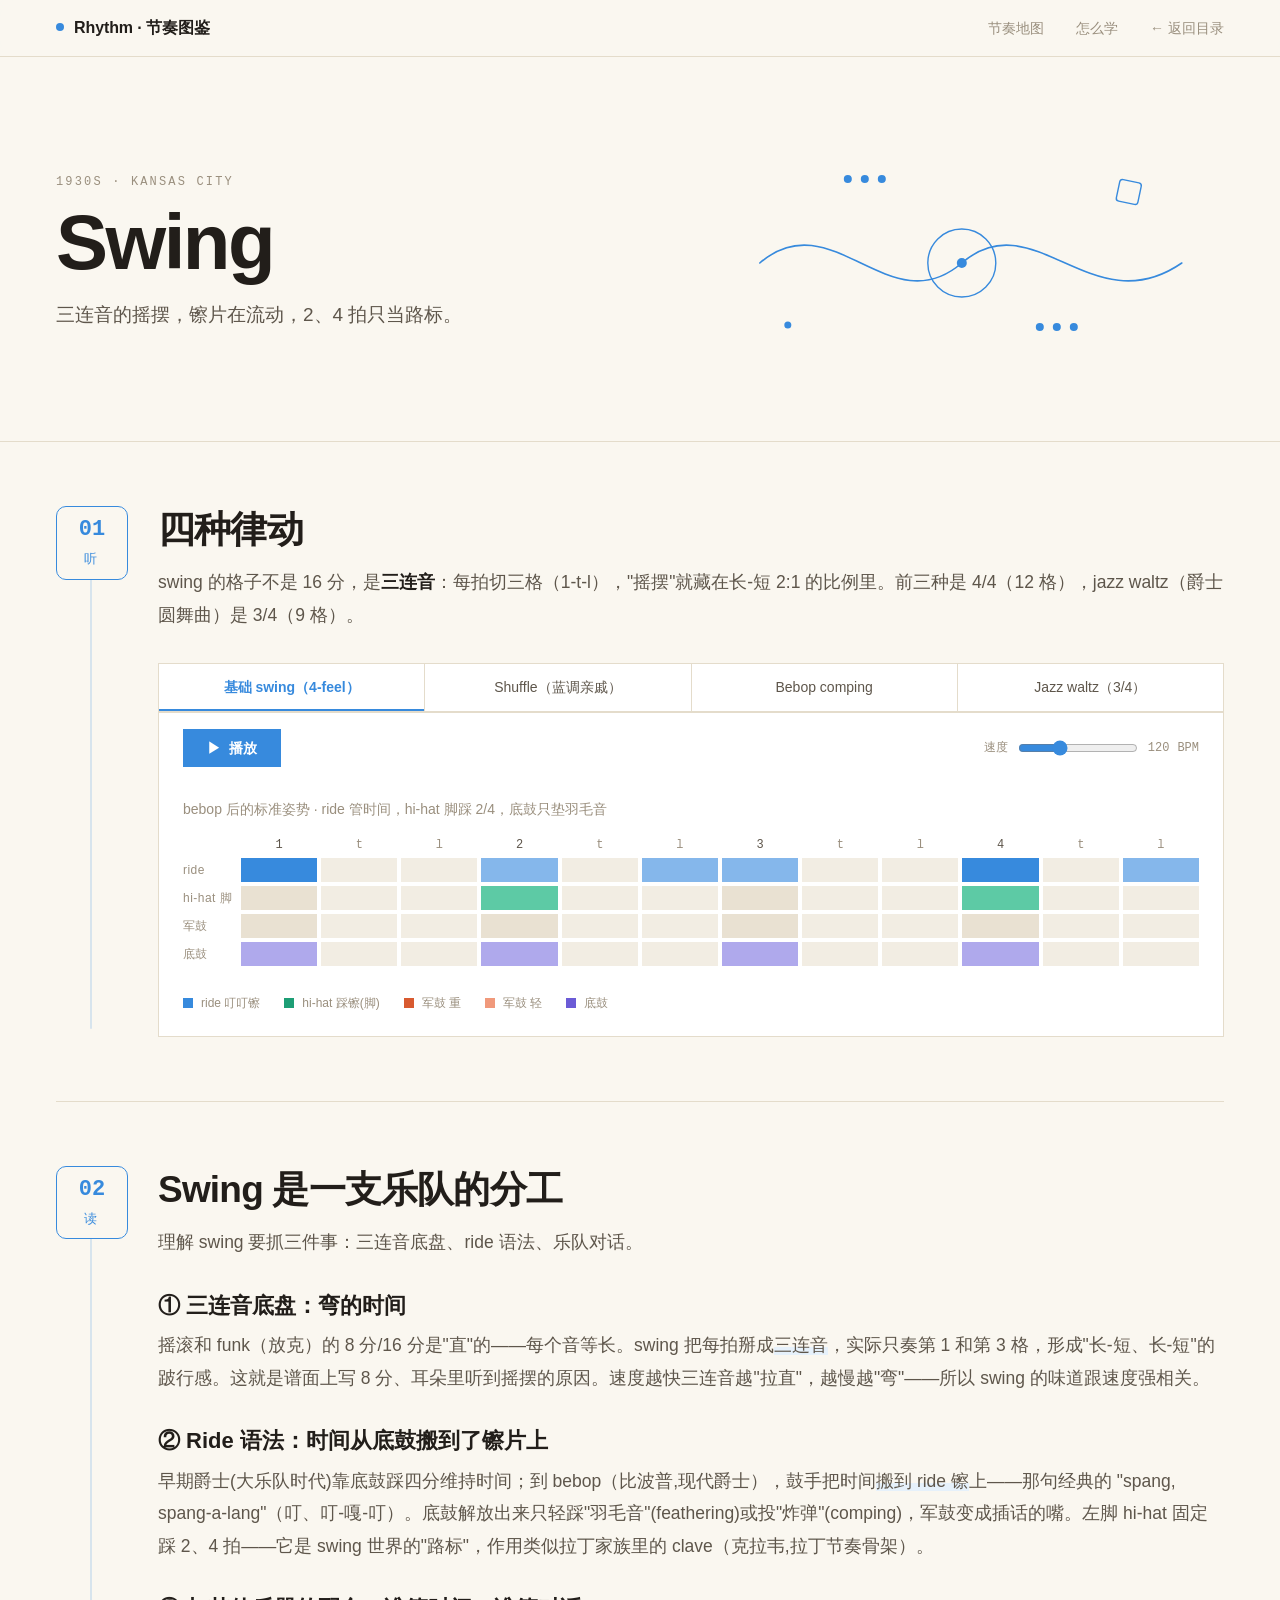
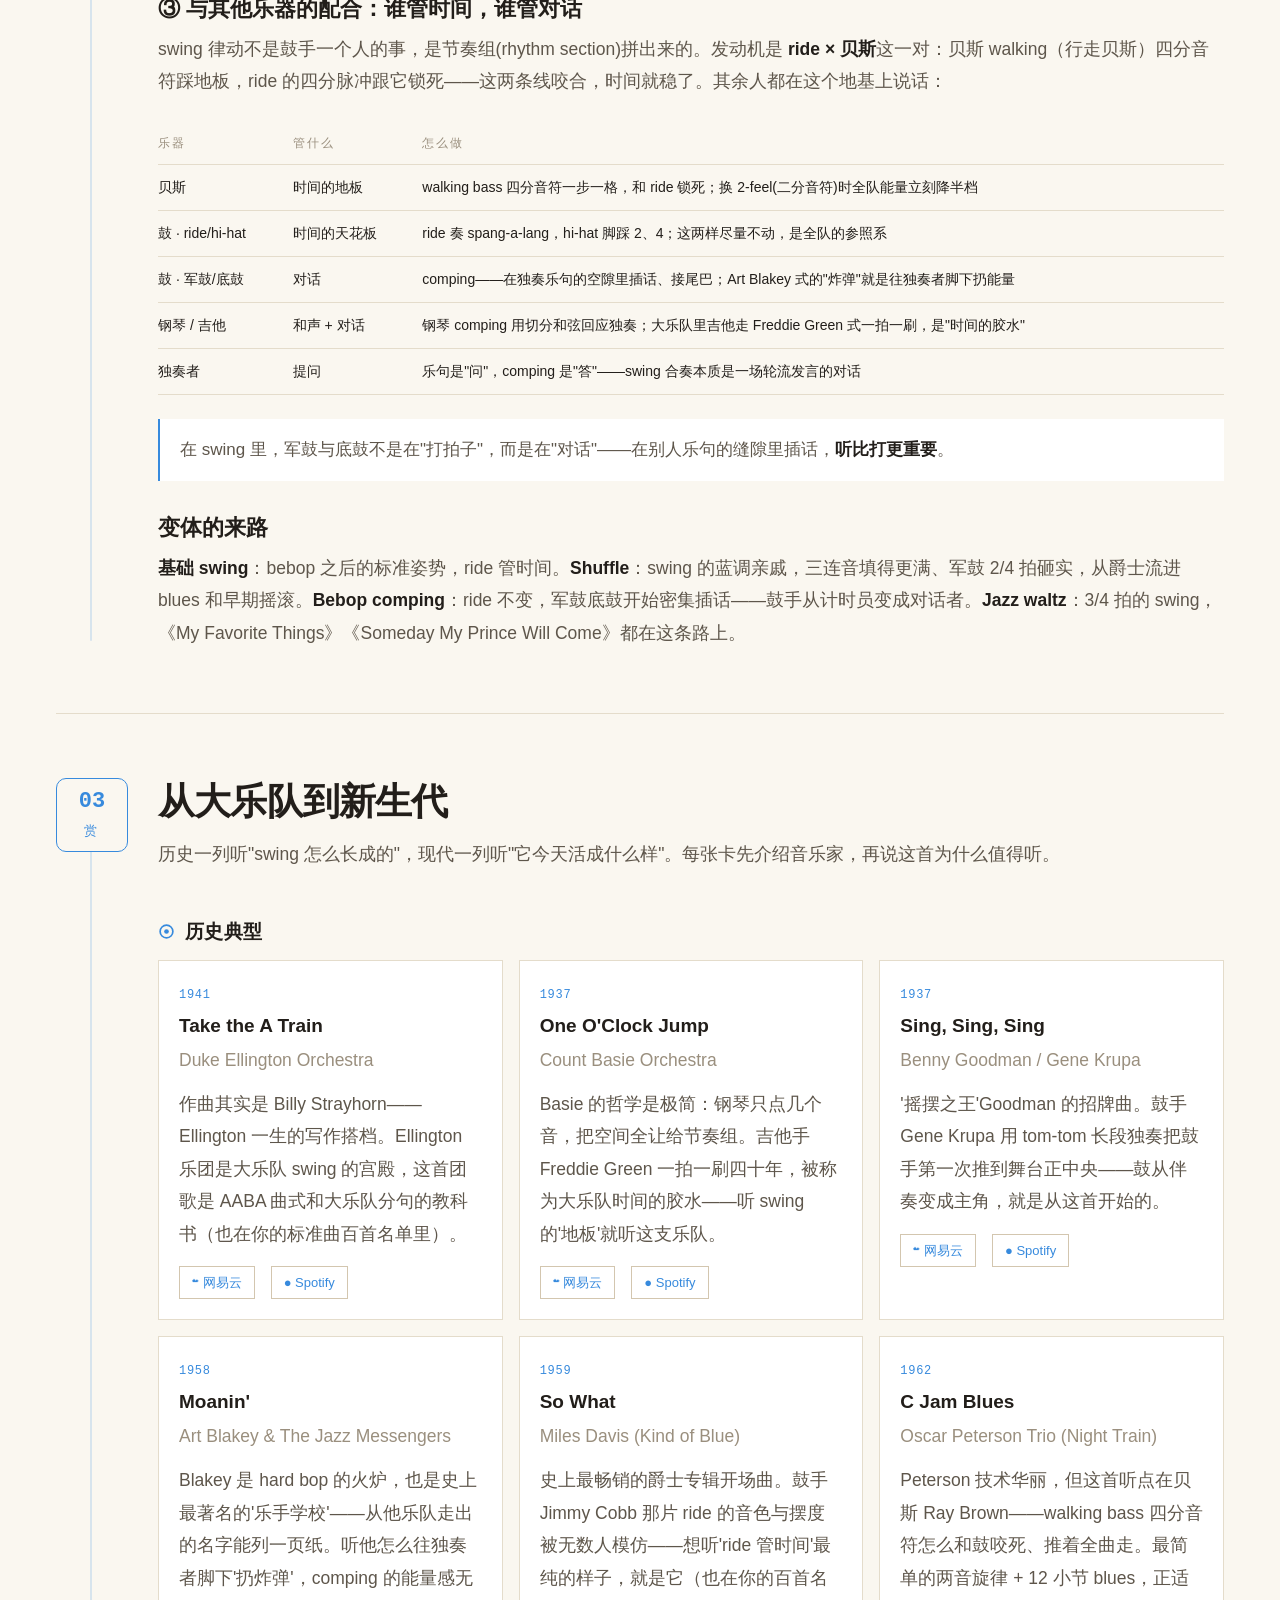
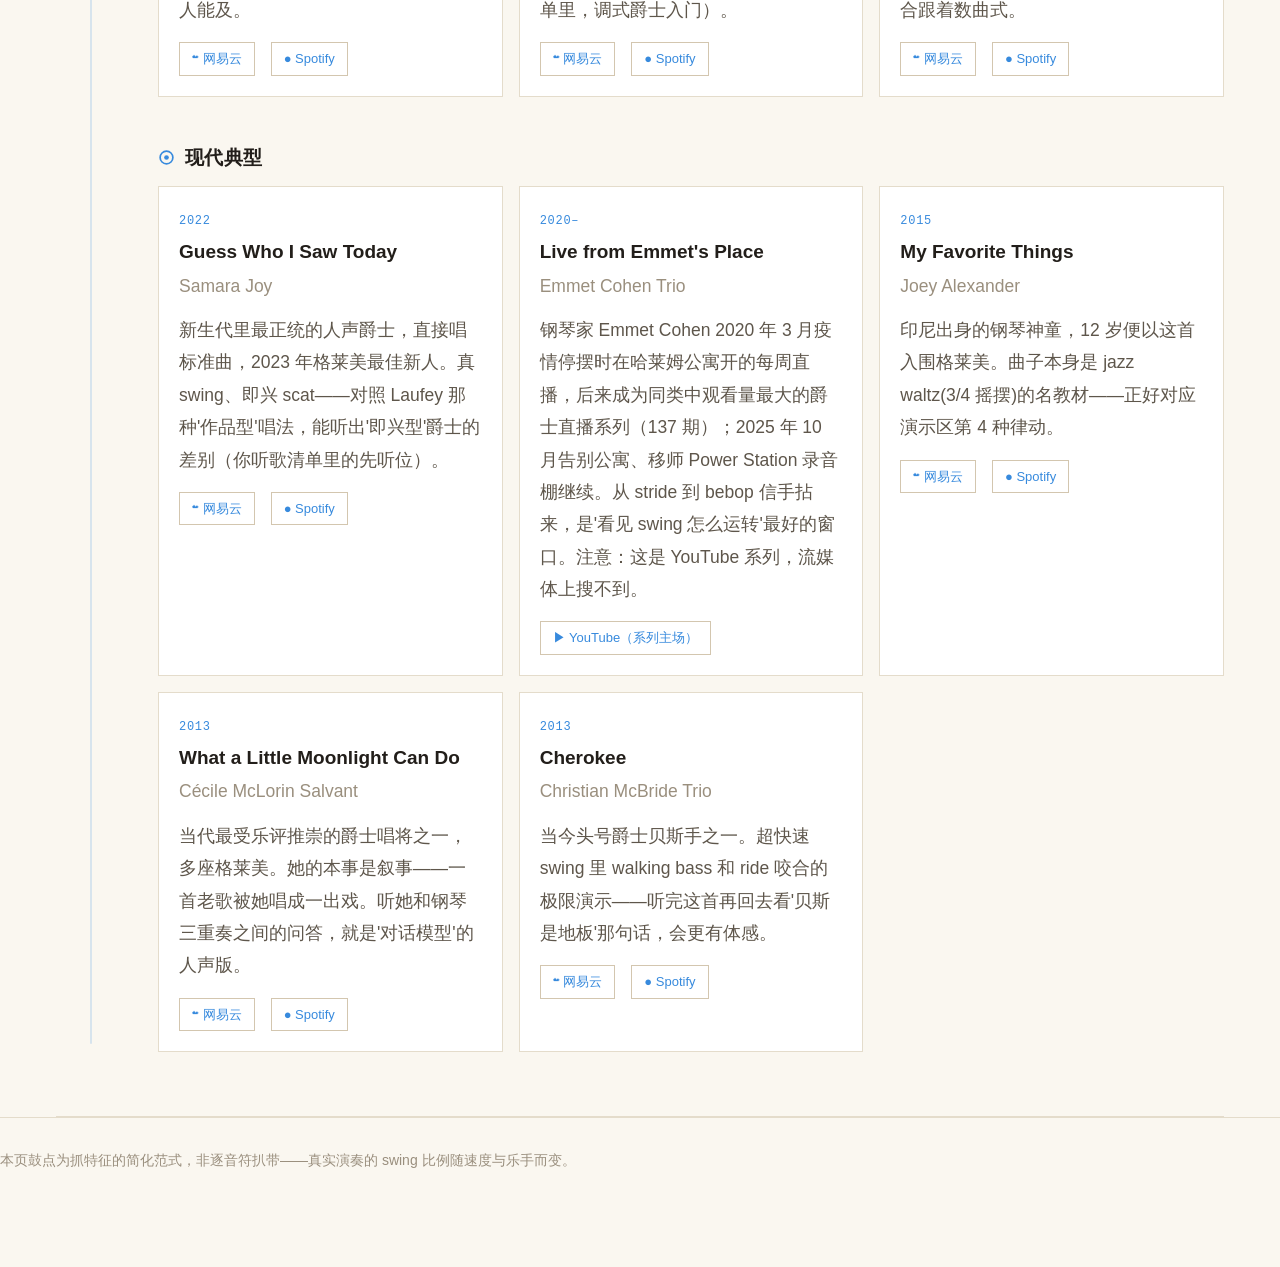
<file: jazz.html>
<!DOCTYPE html>
<html lang="zh-CN">
<head>
<meta charset="UTF-8">
<meta name="viewport" content="width=device-width, initial-scale=1.0">
<title>Jazz Swing · 节奏图鉴</title>
<meta name="description" content="Swing 节奏：三连音摇摆的可播放演示、与其他乐器的配合分工，以及历史与现代代表作。">
<link rel="stylesheet" href="style.css">
</head>
<body style="--accent:#378ADD;--accent-soft:#E6F1FB">

<header class="topbar"><div class="wrap">
  <a class="brand" href="index.html"><span class="dot"></span>Rhythm · 节奏图鉴</a>
  <nav class="tnav">
    <a href="map.html">节奏地图</a>
    <a href="method.html">怎么学</a>
    <a href="directory.html">← 返回目录</a>
  </nav>
</div></header>

<section class="hero"><div class="wrap"><div class="row">
  <div>
    <div class="attr">1930s · Kansas City</div>
    <h1>Swing</h1>
    <p class="dek">三连音的摇摆，镲片在流动，2、4 拍只当路标。</p>
  </div>
  <div class="art"><svg viewBox="0 0 460 280" fill="none" aria-hidden="true">
  <path d="M20 150 C92 88 150 212 222 150 C294 88 352 212 442 150" stroke="var(--accent)" stroke-width="1.6" stroke-linecap="round"/>
  <g fill="var(--accent)">
    <circle cx="108" cy="66" r="4"/><circle cx="125" cy="66" r="4"/><circle cx="142" cy="66" r="4"/>
    <circle cx="300" cy="214" r="4"/><circle cx="317" cy="214" r="4"/><circle cx="334" cy="214" r="4"/></g>
  <circle cx="222" cy="150" r="34" fill="none" stroke="var(--accent)" stroke-width="1.4"/>
  <circle cx="222" cy="150" r="5" fill="var(--accent)"/>
  <rect x="378" y="68" width="22" height="22" rx="3" fill="none" stroke="var(--accent)" stroke-width="1.4" transform="rotate(12 389 79)"/>
  <circle cx="48" cy="212" r="3.5" fill="var(--accent)"/>
</svg></div>
</div></div></section>

<main class="wrap">

  <section class="section poster" id="demo">
    <div class="rail"><div class="tab"><span class="no">01</span><span class="kind">听</span></div></div>
    <div class="main">
    <h2>四种律动</h2>
    
<p class="lead">swing 的格子不是 16 分，是<strong>三连音</strong>：每拍切三格（1-t-l），"摇摆"就藏在长-短 2:1 的比例里。前三种是 4/4（12 格），jazz waltz（爵士圆舞曲）是 3/4（9 格）。</p>

    <div class="player">
      <div class="chips" id="chips"></div>
      <div class="controls">
        <button class="play-btn" id="play"><span id="pic">▶</span><span id="plbl">播放</span></button>
        <div class="tempo">
          <span>速度</span>
          <input id="bpm" type="range" min="80" max="200" value="120">
          <span id="bpmval">120</span> BPM
        </div>
      </div>
      <div class="gdesc" id="gdesc"></div>
      <div class="gridrows" id="grid"></div>
      <div class="legend">
        <span><i style="background:#378ADD;"></i>ride 叮叮镲</span>
        <span><i style="background:#1D9E75;"></i>hi-hat 踩镲(脚)</span>
        <span><i style="background:#D85A30;"></i>军鼓 重</span>
        <span><i style="background:#F0997B;"></i>军鼓 轻</span>
        <span><i style="background:#6B5BD6;"></i>底鼓</span>
      </div>
      </div>
  
    </div>
  </section>
  <section class="section poster" id="learn">
    <div class="rail"><div class="tab"><span class="no">02</span><span class="kind">读</span></div></div>
    <div class="main">
    <h2>Swing 是一支乐队的分工</h2>
    
<p>理解 swing 要抓三件事：三连音底盘、ride 语法、乐队对话。</p>

      <h3>① 三连音底盘：弯的时间</h3>
      <p>摇滚和 funk（放克）的 8 分/16 分是"直"的——每个音等长。swing 把每拍掰成<span class="hl">三连音</span>，实际只奏第 1 和第 3 格，形成"长-短、长-短"的跛行感。这就是谱面上写 8 分、耳朵里听到摇摆的原因。速度越快三连音越"拉直"，越慢越"弯"——所以 swing 的味道跟速度强相关。</p>

      <h3>② Ride 语法：时间从底鼓搬到了镲片上</h3>
      <p>早期爵士(大乐队时代)靠底鼓踩四分维持时间；到 bebop（比波普,现代爵士），鼓手把时间<span class="hl">搬到 ride 镲</span>上——那句经典的 "spang, spang-a-lang"（叮、叮-嘎-叮）。底鼓解放出来只轻踩"羽毛音"(feathering)或投"炸弹"(comping)，军鼓变成插话的嘴。左脚 hi-hat 固定踩 2、4 拍——它是 swing 世界的"路标"，作用类似拉丁家族里的 clave（克拉韦,拉丁节奏骨架）。</p>

      <h3>③ 与其他乐器的配合：谁管时间，谁管对话</h3>
      <p>swing 律动不是鼓手一个人的事，是节奏组(rhythm section)拼出来的。发动机是 <strong>ride × 贝斯</strong>这一对：贝斯 walking（行走贝斯）四分音符踩地板，ride 的四分脉冲跟它锁死——这两条线咬合，时间就稳了。其余人都在这个地基上说话：</p>

      <table class="roles">
        <tr><th>乐器</th><th>管什么</th><th>怎么做</th></tr>
        <tr><td>贝斯</td><td>时间的地板</td><td>walking bass 四分音符一步一格，和 ride 锁死；换 2-feel(二分音符)时全队能量立刻降半档</td></tr>
        <tr><td>鼓 · ride/hi-hat</td><td>时间的天花板</td><td>ride 奏 spang-a-lang，hi-hat 脚踩 2、4；这两样尽量不动，是全队的参照系</td></tr>
        <tr><td>鼓 · 军鼓/底鼓</td><td>对话</td><td>comping——在独奏乐句的空隙里插话、接尾巴；Art Blakey 式的"炸弹"就是往独奏者脚下扔能量</td></tr>
        <tr><td>钢琴 / 吉他</td><td>和声 + 对话</td><td>钢琴 comping 用切分和弦回应独奏；大乐队里吉他走 Freddie Green 式一拍一刷，是"时间的胶水"</td></tr>
        <tr><td>独奏者</td><td>提问</td><td>乐句是"问"，comping 是"答"——swing 合奏本质是一场轮流发言的对话</td></tr>
      </table>

      <div class="callout">在 swing 里，军鼓与底鼓不是在"打拍子"，而是在"对话"——在别人乐句的缝隙里插话，<strong>听比打更重要</strong>。</div>

      <h3>变体的来路</h3>
      <p><strong>基础 swing</strong>：bebop 之后的标准姿势，ride 管时间。<strong>Shuffle</strong>：swing 的蓝调亲戚，三连音填得更满、军鼓 2/4 拍砸实，从爵士流进 blues 和早期摇滚。<strong>Bebop comping</strong>：ride 不变，军鼓底鼓开始密集插话——鼓手从计时员变成对话者。<strong>Jazz waltz</strong>：3/4 拍的 swing，《My Favorite Things》《Someday My Prince Will Come》都在这条路上。</p>
  
    </div>
  </section>
  <section class="section poster" id="modern">
    <div class="rail"><div class="tab"><span class="no">03</span><span class="kind">赏</span></div></div>
    <div class="main">
    <h2>从大乐队到新生代</h2>
    
<p class="lead">历史一列听"swing 怎么长成的"，现代一列听"它今天活成什么样"。每张卡先介绍音乐家，再说这首为什么值得听。</p>

    <div class="grouptitle">历史典型</div>
    <div class="songs" id="hist"></div>

    <div class="grouptitle">现代典型</div>
    <div class="songs" id="modernlist"></div>
  
    </div>
  </section>

</main>

<footer class="foot"><div class="wrap">本页鼓点为抓特征的简化范式，非逐音符扒带——真实演奏的 swing 比例随速度与乐手而变。</div></footer>

<script>
/* ---------- grooves (triplet grid) ---------- */
const G={
 basic:{name:"基础 swing（4-feel）",bpm:120,steps:12,
   desc:"bebop 后的标准姿势 · ride 管时间，hi-hat 脚踩 2/4，底鼓只垫羽毛音",
   R:[2,0,0,1,0,1,1,0,0,2,0,1],
   H:[0,0,0,1,0,0,0,0,0,1,0,0],
   S:[0,0,0,0,0,0,0,0,0,0,0,0],
   K:[1,0,0,1,0,0,1,0,0,1,0,0]},
 shuffle:{name:"Shuffle（蓝调亲戚）",bpm:112,
   steps:12,
   desc:"三连音填得更满、军鼓 2/4 砸实 · 从爵士流进 blues 与早期摇滚",
   R:[2,0,1,2,0,1,2,0,1,2,0,1],
   H:[0,0,0,0,0,0,0,0,0,0,0,0],
   S:[0,0,0,2,0,0,0,0,0,2,0,0],
   K:[2,0,0,0,0,0,2,0,0,0,0,0]},
 bebop:{name:"Bebop comping",bpm:152,steps:12,
   desc:"ride 不动，军鼓/底鼓在缝隙里插话——鼓手从计时员变成对话者（示意）",
   R:[2,0,0,1,0,1,1,0,0,2,0,1],
   H:[0,0,0,1,0,0,0,0,0,1,0,0],
   S:[0,0,1,0,0,0,0,0,2,0,0,0],
   K:[1,0,0,1,0,0,1,0,0,1,0,2]},
 waltz:{name:"Jazz waltz（3/4）",bpm:132,steps:9,
   desc:"三拍子的 swing ·《My Favorite Things》这条路 · 9 格 = 3 拍 × 三连音",
   R:[2,0,0,1,0,1,1,0,0],
   H:[0,0,0,1,0,0,1,0,0],
   S:[0,0,0,0,0,0,0,0,1],
   K:[1,0,0,0,0,0,0,0,0]}
};
const ROWS=[["R","ride","#378ADD","#85B7EB"],["H","hi-hat 脚","#1D9E75","#5DCAA5"],["S","军鼓","#D85A30","#F0997B"],["K","底鼓","#6B5BD6","#AFA9EC"]];
function labels(steps){const beats=steps/3;const out=[];for(let b=1;b<=beats;b++){out.push(String(b),"t","l");}return out;}
let cur="basic", playing=false, timer=null, col=0;

function chips(){const c=document.getElementById('chips');c.innerHTML='';Object.keys(G).forEach(k=>{const b=document.createElement('button');b.className='chip'+(k===cur?' on':'');b.textContent=G[k].name;b.onclick=()=>{cur=k;document.getElementById('bpm').value=G[k].bpm;document.getElementById('bpmval').textContent=G[k].bpm;col=0;chips();render();if(playing)loop();};c.appendChild(b);});}

function render(){
 const g=G[cur];document.getElementById('gdesc').textContent=g.desc;
 const grid=document.getElementById('grid');grid.innerHTML='';
 const cols=`54px repeat(${g.steps},minmax(16px,1fr))`;
 const head=document.createElement('div');head.className='grow';head.style.gridTemplateColumns=cols;
 head.innerHTML='<div></div>'+labels(g.steps).map((n,i)=>`<div class="beatnum${i%3===0?' strong':''}">${n}</div>`).join('');
 grid.appendChild(head);
 ROWS.forEach(([key,label,acc,ghost])=>{
   const row=document.createElement('div');row.className='grow';row.style.gridTemplateColumns=cols;
   let html=`<div class="glabel">${label}</div>`;
   for(let i=0;i<g.steps;i++){const v=g[key][i];const beat=i%3===0;let st='';if(v===2)st=`background:${acc};border-color:${acc};`;else if(v===1)st=`background:${ghost};border-color:${ghost};`;
     html+=`<div class="cell${beat&&!v?' beat':''}" data-col="${i}" style="${st}"></div>`;}
   row.innerHTML=html;grid.appendChild(row);
 });
}

/* ---------- audio ---------- */
let actx;
function AC(){actx=actx||new (window.AudioContext||window.webkitAudioContext)();return actx;}
function kick(t,v){const c=AC(),o=c.createOscillator(),g=c.createGain();o.connect(g);g.connect(c.destination);o.frequency.setValueAtTime(120,t);o.frequency.exponentialRampToValueAtTime(48,t+0.1);g.gain.setValueAtTime(v,t);g.gain.exponentialRampToValueAtTime(0.001,t+0.16);o.start(t);o.stop(t+0.17);}
function noise(t,v,freq,dur){const c=AC(),b=c.createBuffer(1,Math.floor(c.sampleRate*dur),c.sampleRate),d=b.getChannelData(0);for(let i=0;i<d.length;i++)d[i]=Math.random()*2-1;const s=c.createBufferSource();s.buffer=b;const f=c.createBiquadFilter();f.type='highpass';f.frequency.value=freq;const g=c.createGain();s.connect(f);f.connect(g);g.connect(c.destination);g.gain.setValueAtTime(v,t);g.gain.exponentialRampToValueAtTime(0.001,t+dur);s.start(t);s.stop(t+dur+0.02);}
function ride(t,v){noise(t,v,5200,0.28);const c=AC(),o=c.createOscillator(),g=c.createGain();o.type='triangle';o.frequency.value=940;o.connect(g);g.connect(c.destination);g.gain.setValueAtTime(v*0.25,t);g.gain.exponentialRampToValueAtTime(0.001,t+0.12);o.start(t);o.stop(t+0.13);}
function step(){const g=G[cur],c=AC(),t=c.currentTime+0.02;
 if(g.R[col]) ride(t,g.R[col]===2?0.5:0.32);
 if(g.H[col]) noise(t,0.3,7500,0.05);
 if(g.S[col]) noise(t,g.S[col]===2?0.7:0.25,1600,0.15);
 if(g.K[col]) kick(t,g.K[col]===2?0.85:0.28);
 document.querySelectorAll('.cell').forEach(e=>{e.classList.toggle('play',+e.dataset.col===col);});
 col=(col+1)%g.steps;}
function loop(){const bpm=+document.getElementById('bpm').value;const ms=60000/bpm/3;clearInterval(timer);step();timer=setInterval(step,ms);}
function toggle(){playing=!playing;const lbl=document.getElementById('plbl'),ic=document.getElementById('pic');if(playing){col=0;const c=AC();c.resume&&c.resume();loop();lbl.textContent='停止';ic.textContent='■';}else{clearInterval(timer);lbl.textContent='播放';ic.textContent='▶';document.querySelectorAll('.cell').forEach(e=>e.classList.remove('play'));}}
document.getElementById('play').onclick=toggle;
document.getElementById('bpm').oninput=function(){document.getElementById('bpmval').textContent=this.value;if(playing)loop();};

/* ---------- recommendations ---------- */
const HIST=[
 {yr:"1941",t:"Take the A Train",a:"Duke Ellington Orchestra",d:"作曲其实是 Billy Strayhorn——Ellington 一生的写作搭档。Ellington 乐团是大乐队 swing 的宫殿，这首团歌是 AABA 曲式和大乐队分句的教科书（也在你的标准曲百首名单里）。"},
 {yr:"1937",t:"One O'Clock Jump",a:"Count Basie Orchestra",d:"Basie 的哲学是极简：钢琴只点几个音，把空间全让给节奏组。吉他手 Freddie Green 一拍一刷四十年，被称为大乐队时间的胶水——听 swing 的'地板'就听这支乐队。"},
 {yr:"1937",t:"Sing, Sing, Sing",a:"Benny Goodman / Gene Krupa",d:"'摇摆之王'Goodman 的招牌曲。鼓手 Gene Krupa 用 tom-tom 长段独奏把鼓手第一次推到舞台正中央——鼓从伴奏变成主角，就是从这首开始的。"},
 {yr:"1958",t:"Moanin'",a:"Art Blakey & The Jazz Messengers",d:"Blakey 是 hard bop 的火炉，也是史上最著名的'乐手学校'——从他乐队走出的名字能列一页纸。听他怎么往独奏者脚下'扔炸弹'，comping 的能量感无人能及。"},
 {yr:"1959",t:"So What",a:"Miles Davis (Kind of Blue)",d:"史上最畅销的爵士专辑开场曲。鼓手 Jimmy Cobb 那片 ride 的音色与摆度被无数人模仿——想听'ride 管时间'最纯的样子，就是它（也在你的百首名单里，调式爵士入门）。"},
 {yr:"1962",t:"C Jam Blues",a:"Oscar Peterson Trio (Night Train)",d:"Peterson 技术华丽，但这首听点在贝斯 Ray Brown——walking bass 四分音符怎么和鼓咬死、推着全曲走。最简单的两音旋律 + 12 小节 blues，正适合跟着数曲式。"},
];
const MODERN=[
 {yr:"2022",t:"Guess Who I Saw Today",a:"Samara Joy",d:"新生代里最正统的人声爵士，直接唱标准曲，2023 年格莱美最佳新人。真 swing、即兴 scat——对照 Laufey 那种'作品型'唱法，能听出'即兴型'爵士的差别（你听歌清单里的先听位）。"},
 {yr:"2020–",t:"Live from Emmet's Place",a:"Emmet Cohen Trio",yt:true,d:"钢琴家 Emmet Cohen 2020 年 3 月疫情停摆时在哈莱姆公寓开的每周直播，后来成为同类中观看量最大的爵士直播系列（137 期）；2025 年 10 月告别公寓、移师 Power Station 录音棚继续。从 stride 到 bebop 信手拈来，是'看见 swing 怎么运转'最好的窗口。注意：这是 YouTube 系列，流媒体上搜不到。"},
 {yr:"2015",t:"My Favorite Things",a:"Joey Alexander",d:"印尼出身的钢琴神童，12 岁便以这首入围格莱美。曲子本身是 jazz waltz(3/4 摇摆)的名教材——正好对应演示区第 4 种律动。"},
 {yr:"2013",t:"What a Little Moonlight Can Do",a:"Cécile McLorin Salvant",d:"当代最受乐评推崇的爵士唱将之一，多座格莱美。她的本事是叙事——一首老歌被她唱成一出戏。听她和钢琴三重奏之间的问答，就是'对话模型'的人声版。"},
 {yr:"2013",t:"Cherokee",a:"Christian McBride Trio",d:"当今头号爵士贝斯手之一。超快速 swing 里 walking bass 和 ride 咬合的极限演示——听完这首再回去看'贝斯是地板'那句话，会更有体感。"},
];
function card(list,el){
 const sc=document.getElementById(el);
 list.forEach(s=>{
  const q=encodeURIComponent(s.t+' '+s.a);
  const links=s.yt
    ?`<a class="listen" href="https://www.youtube.com/results?search_query=${q}" target="_blank" rel="noopener">▶ YouTube（系列主场）</a>`
    :`<a class="listen" href="https://music.163.com/#/search/m/?s=${q}" target="_blank" rel="noopener">☁ 网易云</a><a class="listen" href="https://open.spotify.com/search/${q}" target="_blank" rel="noopener">● Spotify</a>`;
  const d=document.createElement('div');d.className='song';
  d.innerHTML=`<span class="yr">${s.yr}</span><h4>${s.t}</h4><p class="artist">${s.a}</p><p>${s.d}</p>
    <span style="display:flex;gap:16px;flex-wrap:wrap;">${links}</span>`;
  sc.appendChild(d);
 });
}
card(HIST,'hist');card(MODERN,'modernlist');

chips();render();
</script>
</body>
</html>
</file>
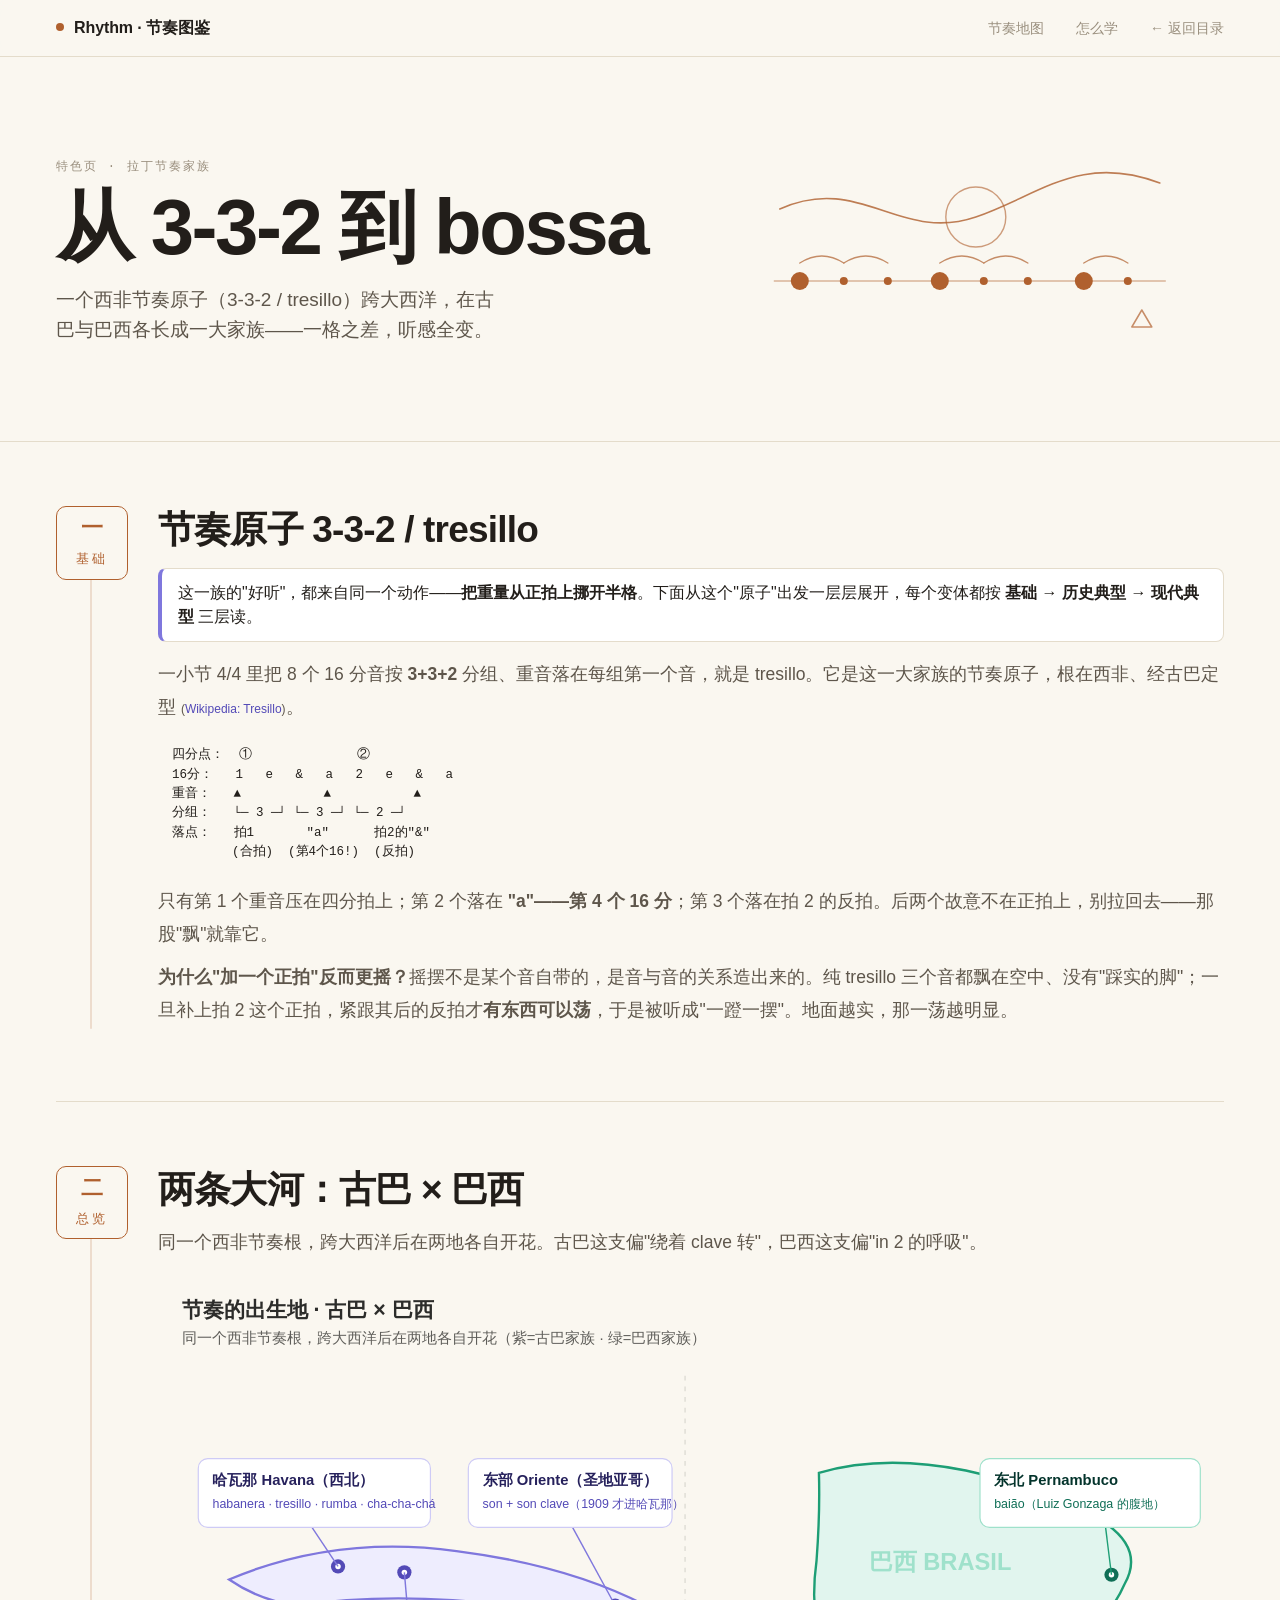
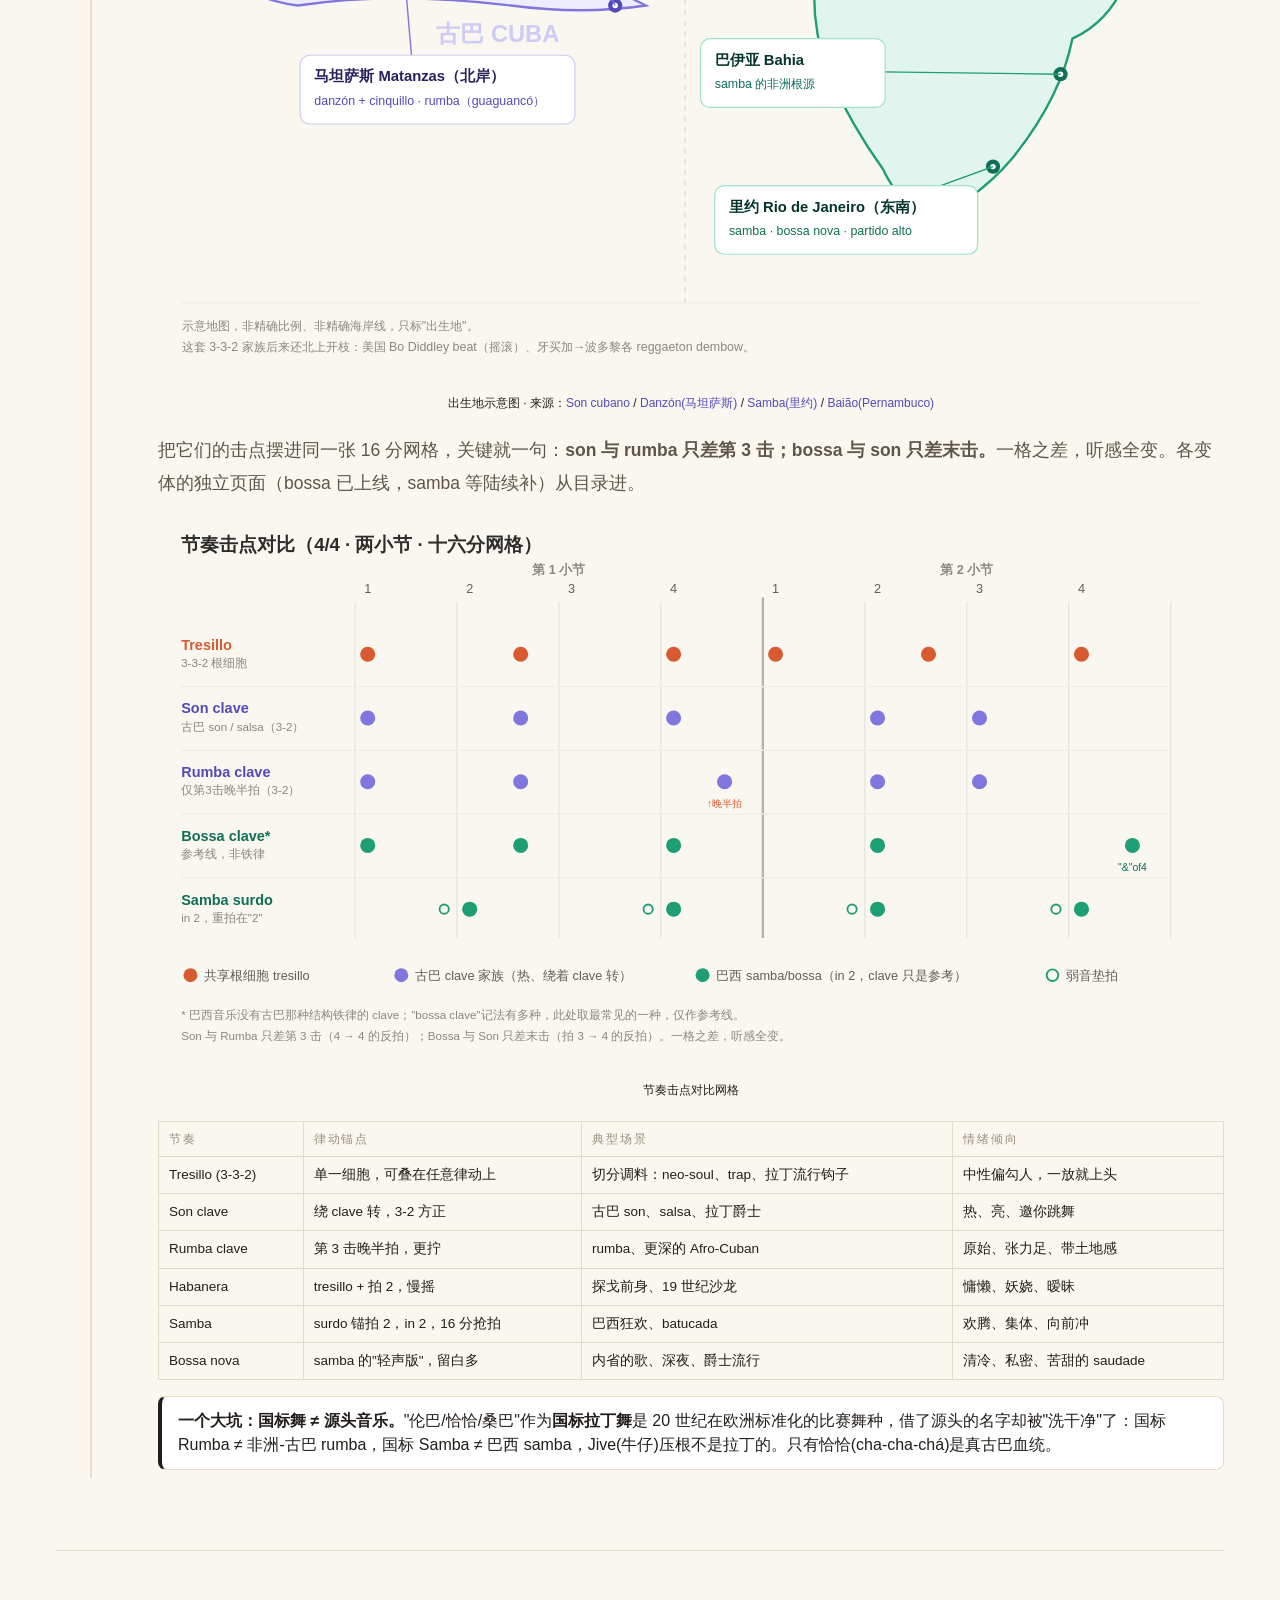
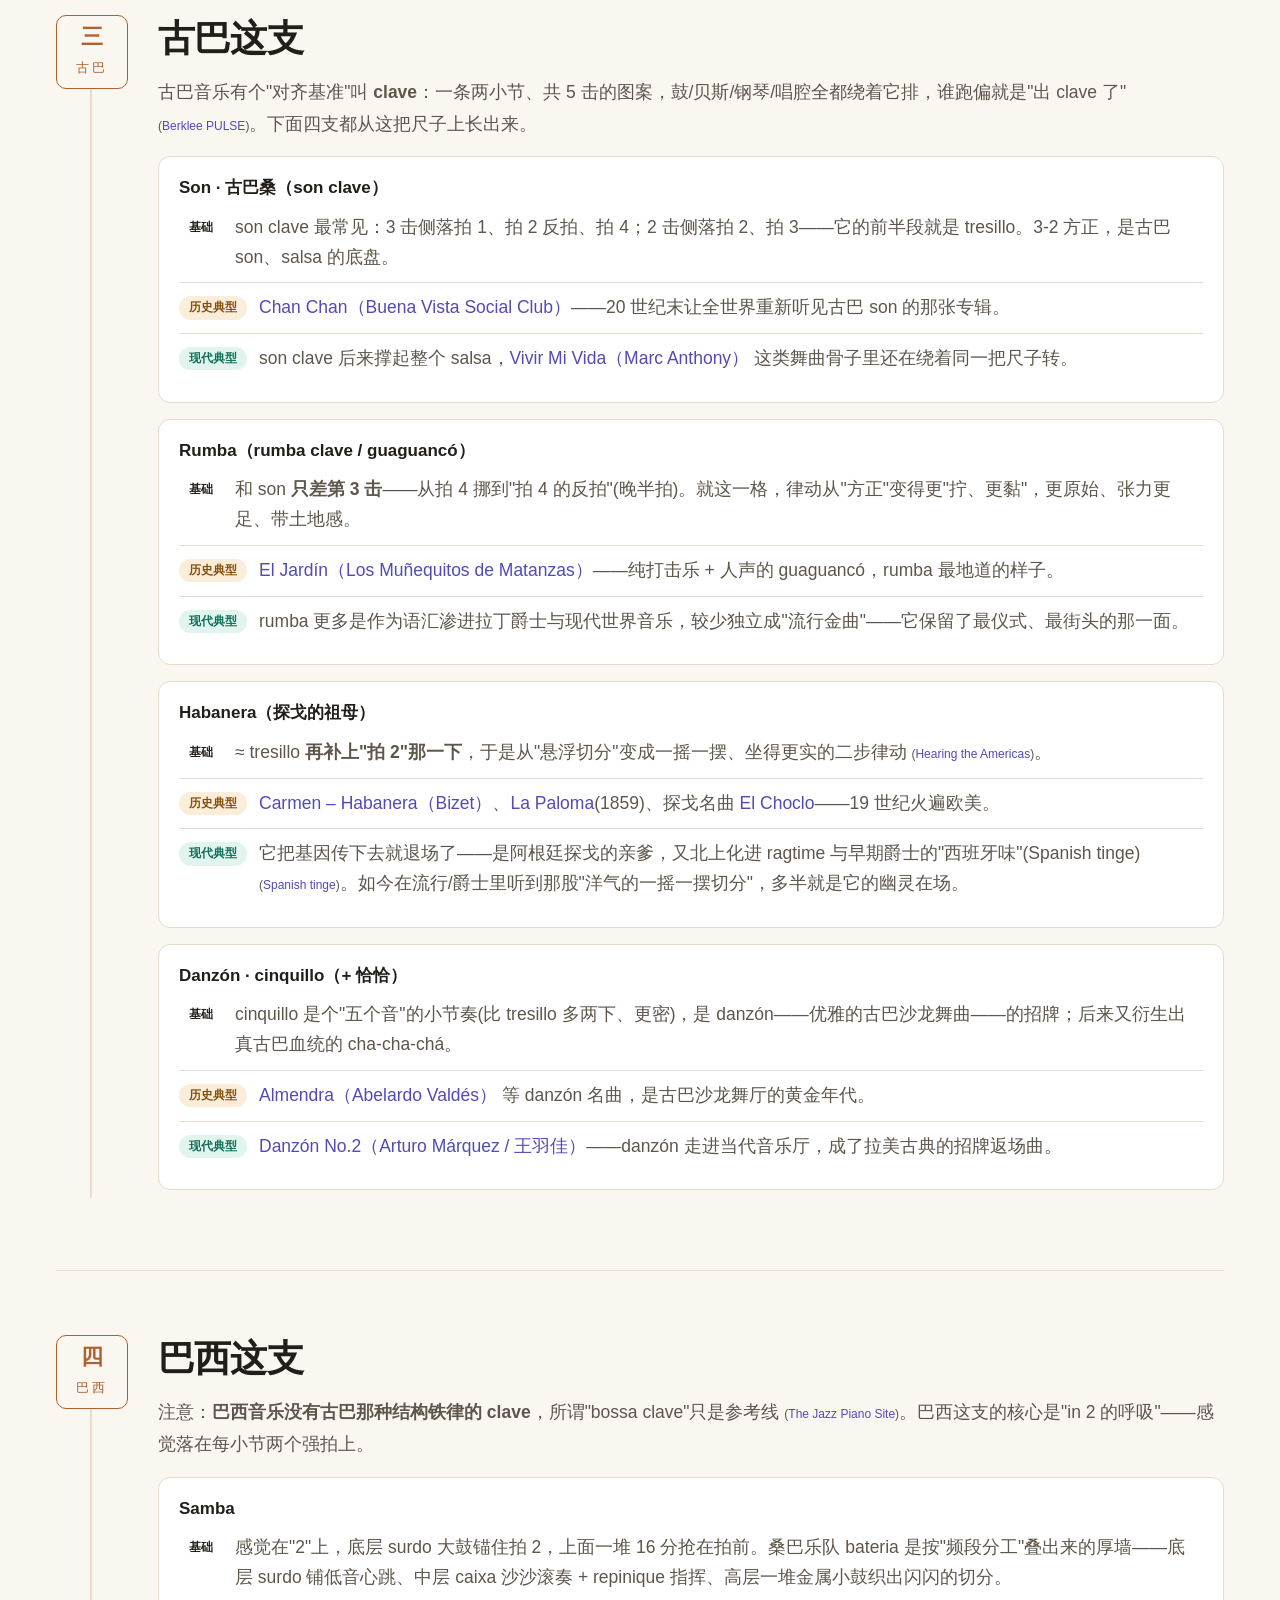
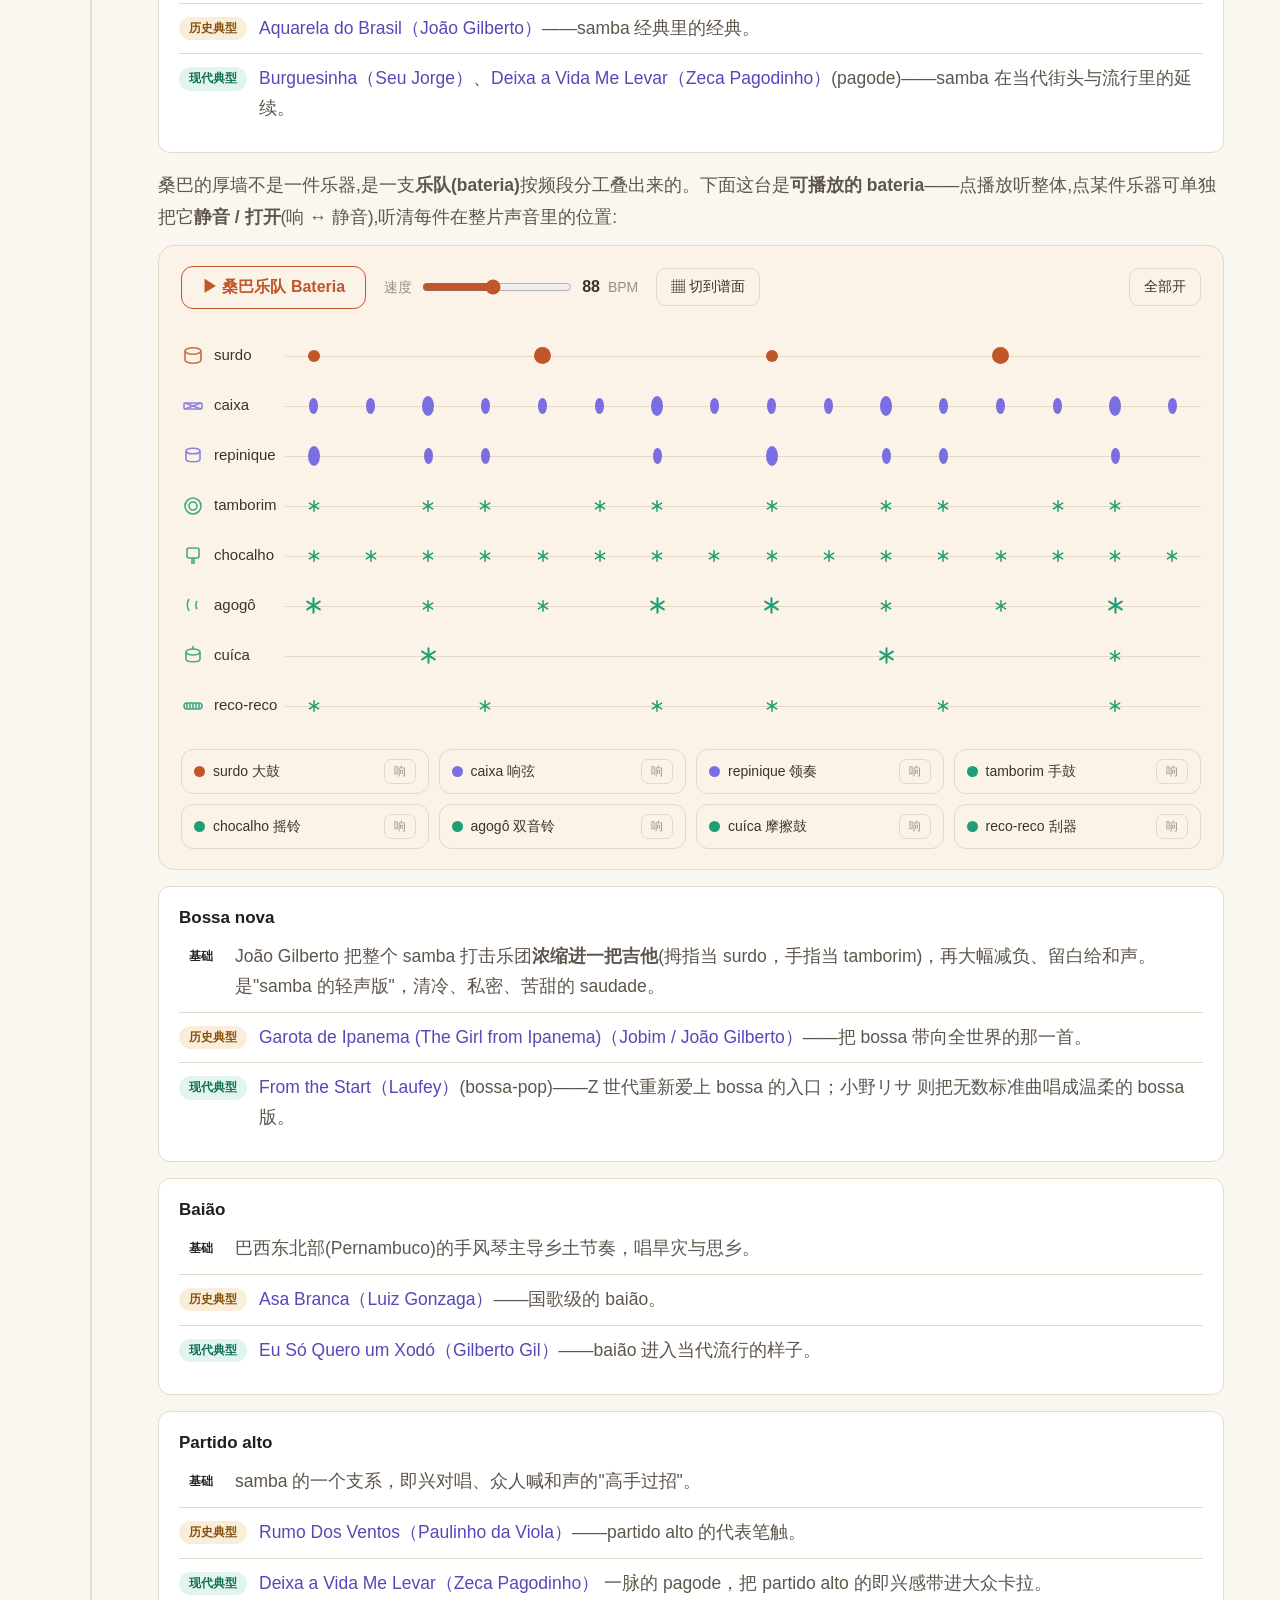
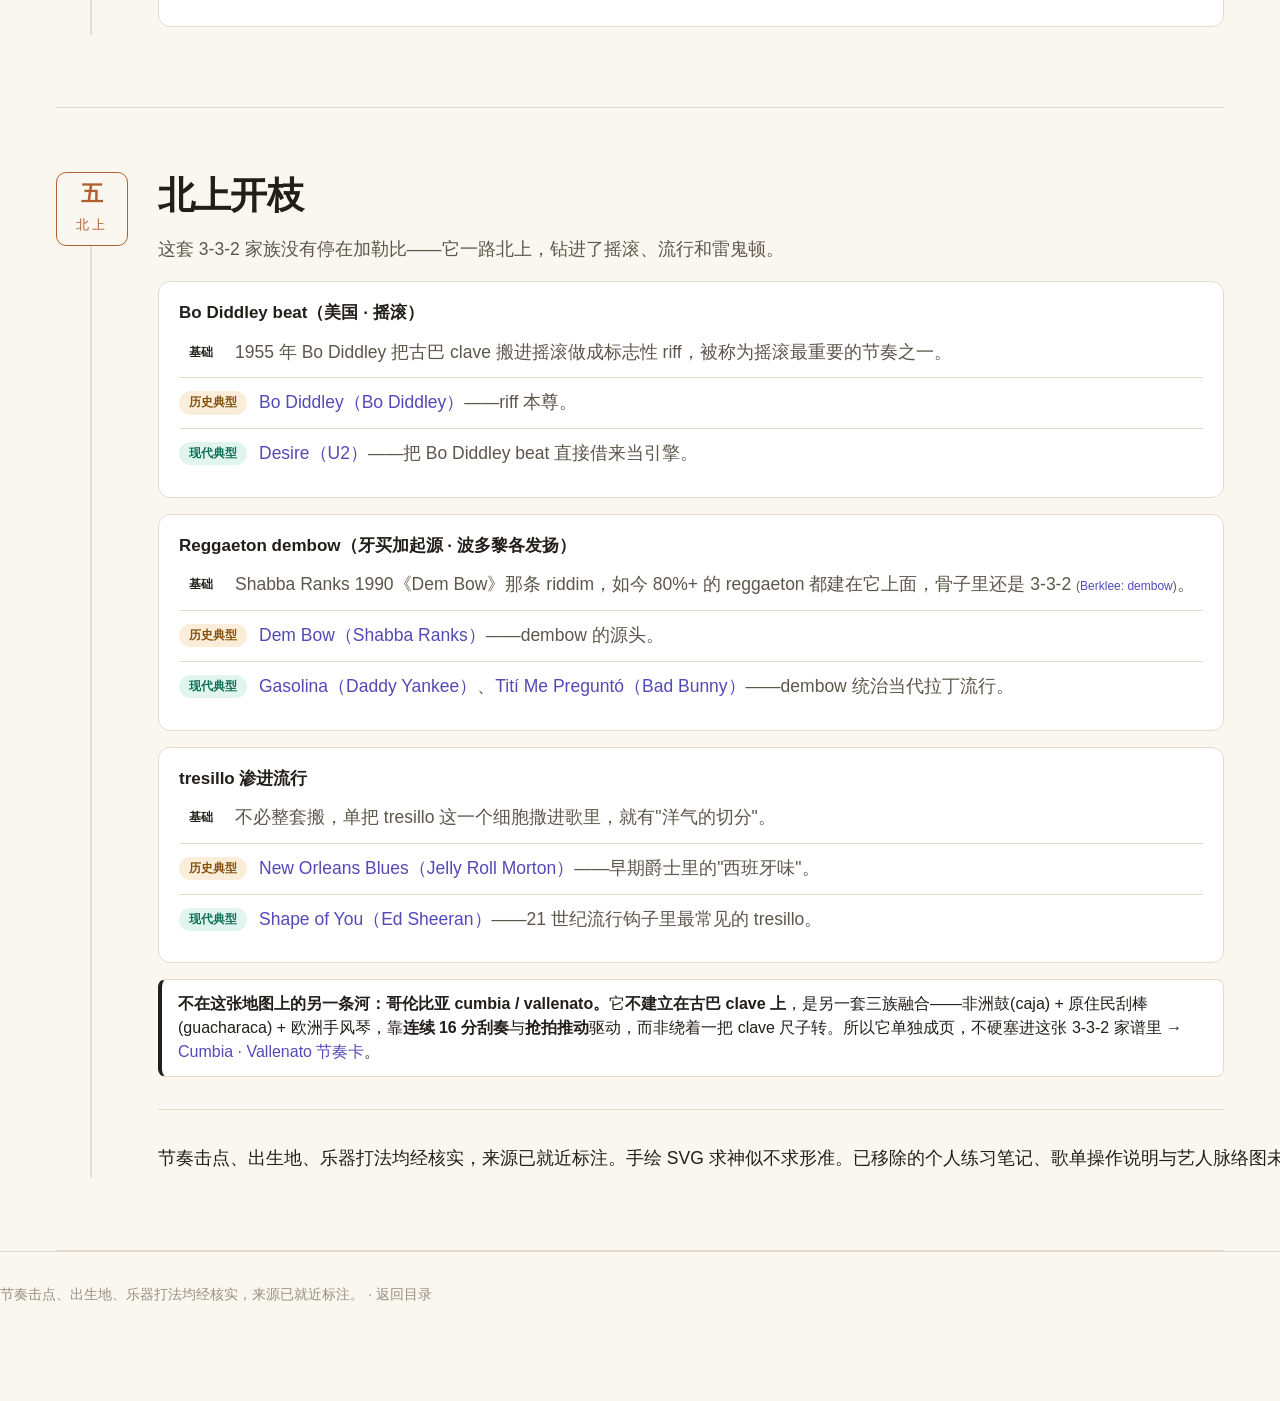
<file: map.html>
<!DOCTYPE html>
<html lang="zh-CN">
<head>
<meta charset="UTF-8">
<meta name="viewport" content="width=device-width, initial-scale=1.0">
<title>节奏地图 · 节奏图鉴</title>
<meta name="description" content="从 3-3-2 / tresillo 到 bossa：古巴与巴西的拉丁节奏家族，每个变体分基础/历史/现代三层。">
<link rel="stylesheet" href="style.css">
<style>
  .article{max-width:none;margin:0;}
  .article h2{font-size:21px;margin:44px 0 10px;border-bottom:1px solid var(--line);padding-bottom:8px;font-weight:600;letter-spacing:-.2px}
  .article h4{margin:0 0 12px;font-size:17px;font-weight:600}
  .article p{margin:11px 0}
  .article figure{margin:22px 0;text-align:center}
  .article figcaption{font-size:12px;color:var(--hint);margin-top:8px}
  .article svg{max-width:100%;height:auto}
  .article table{border-collapse:collapse;width:100%;font-size:13.5px;margin:16px 0}
  .article th,.article td{border:1px solid var(--line);padding:8px 10px;text-align:left;vertical-align:top}
  .article th{background:var(--bg2)}
  .article a{color:#534AB7;text-decoration:none}
  .article a:hover{text-decoration:underline}
  .article .box{background:var(--surface);border:1px solid var(--line);border-left:4px solid #7F77DD;padding:12px 16px;border-radius:8px;margin:16px 0}
  .article .box.orange{border-left-color:var(--coral)}
  .article .mono{font-family:ui-monospace,Menlo,Consolas,monospace;white-space:pre;background:var(--bg2);padding:12px 14px;border-radius:8px;font-size:12.5px;overflow-x:auto;line-height:1.55}
  .article .src{font-size:12px;color:var(--hint)}
  .article ul{margin:8px 0;padding-left:22px}
  .article li{margin:5px 0}
  .article hr{border:none;border-top:1px solid var(--line);margin:32px 0}
  .article .variant{background:var(--surface);border:1px solid var(--line);border-radius:12px;padding:18px 20px;margin:16px 0}
  .article .layer{display:flex;gap:12px;align-items:flex-start;padding:10px 0;border-top:1px solid var(--line)}
  .article .layer:first-of-type{border-top:none;padding-top:0}
  .article .lbl{flex:0 0 auto;font-size:11.5px;font-weight:600;padding:3px 10px;border-radius:999px;margin-top:3px;white-space:nowrap}
  .article .lbl.base{background:var(--bg2);color:var(--muted)}
  .article .lbl.hist{background:#FAEEDA;color:#854F0B}
  .article .lbl.modern{background:#E1F5EE;color:#0F6E56}
  .article .ly{flex:1;min-width:0}
  .article .ly p{margin:0;line-height:1.7}
</style>
</head>
<body style="--accent:#B0602E;--accent-soft:#F5E7DA">

<header class="topbar"><div class="wrap">
  <a class="brand" href="index.html"><span class="dot"></span>Rhythm · 节奏图鉴</a>
  <nav class="tnav">
    <a href="map.html">节奏地图</a>
    <a href="method.html">怎么学</a>
    <a href="directory.html">← 返回目录</a>
  </nav>
</div></header>

<section class="hero"><div class="wrap"><div class="row">
  <div>
    <div class="attr">特色页 · 拉丁节奏家族</div>
    <h1>从 3-3-2 到 bossa</h1>
    <p class="dek">一个西非节奏原子（3-3-2 / tresillo）跨大西洋，在古巴与巴西各长成一大家族——一格之差，听感全变。</p>
  </div>
  <div class="art"><svg viewBox="0 0 460 280" fill="none" aria-hidden="true">
    <line x1="34" y1="168" x2="426" y2="168" stroke="var(--accent)" stroke-width="1.3" opacity=".45"/>
    <g fill="var(--accent)">
      <circle cx="60" cy="168" r="9"/><circle cx="104" cy="168" r="4"/><circle cx="148" cy="168" r="4"/>
      <circle cx="200" cy="168" r="9"/><circle cx="244" cy="168" r="4"/><circle cx="288" cy="168" r="4"/>
      <circle cx="344" cy="168" r="9"/><circle cx="388" cy="168" r="4"/>
    </g>
    <g stroke="var(--accent)" stroke-width="1.4" opacity=".7" stroke-linecap="round">
      <path d="M60 150 q22 -14 44 0"/><path d="M104 150 q22 -14 44 0"/>
      <path d="M200 150 q22 -14 44 0"/><path d="M244 150 q22 -14 44 0"/>
      <path d="M344 150 q22 -14 44 0"/>
    </g>
    <path d="M40 96 C120 60 160 130 236 104 C300 82 340 40 420 70" stroke="var(--accent)" stroke-width="1.6" stroke-linecap="round" opacity=".8"/>
    <circle cx="236" cy="104" r="30" fill="none" stroke="var(--accent)" stroke-width="1.4" opacity=".6"/>
    <path d="M392 214 l10 -17 l10 17 Z" fill="none" stroke="var(--accent)" stroke-width="1.5" stroke-linejoin="round" opacity=".7"/>
  </svg></div>
</div></div></section>

<main class="wrap">
  <section class="section poster">
    <div class="rail"><div class="tab"><span class="no">一</span><span class="kind">基础</span></div></div>
    <div class="main article"><h2>节奏原子 3-3-2 / tresillo</h2>
<div class="box">这一族的"好听"，都来自同一个动作——<b>把重量从正拍上挪开半格</b>。下面从这个"原子"出发一层层展开，每个变体都按 <b>基础 → 历史典型 → 现代典型</b> 三层读。</div>
<p>一小节 4/4 里把 8 个 16 分音按 <b>3+3+2</b> 分组、重音落在每组第一个音，就是 tresillo。它是这一大家族的节奏原子，根在西非、经古巴定型 <span class="src">(<a href="https://en.wikipedia.org/wiki/Tresillo_(rhythm)" target="_blank" rel="noopener">Wikipedia: Tresillo</a>)</span>。</p>
<div class="mono">四分点：  ①              ②
16分：   1   e   &amp;   a   2   e   &amp;   a
重音：   ▲           ▲           ▲
分组：   └─ 3 ─┘ └─ 3 ─┘ └─ 2 ─┘
落点：   拍1       "a"      拍2的"&amp;"
        (合拍)  (第4个16!)  (反拍)</div>
<p>只有第 1 个重音压在四分拍上；第 2 个落在 <b>"a"——第 4 个 16 分</b>；第 3 个落在拍 2 的反拍。后两个故意不在正拍上，别拉回去——那股"飘"就靠它。</p>
<p><b>为什么"加一个正拍"反而更摇？</b>摇摆不是某个音自带的，是音与音的关系造出来的。纯 tresillo 三个音都飘在空中、没有"踩实的脚"；一旦补上拍 2 这个正拍，紧跟其后的反拍才<b>有东西可以荡</b>，于是被听成"一蹬一摆"。地面越实，那一荡越明显。</p>
    </div>
  </section>
  <section class="section poster">
    <div class="rail"><div class="tab"><span class="no">二</span><span class="kind">总览</span></div></div>
    <div class="main article"><h2>两条大河：古巴 × 巴西</h2>
<p>同一个西非节奏根，跨大西洋后在两地各自开花。古巴这支偏"绕着 clave 转"，巴西这支偏"in 2 的呼吸"。</p>
<figure>
<svg viewBox="0 0 900 590" xmlns="http://www.w3.org/2000/svg" role="img" font-family="-apple-system,'PingFang SC','Noto Sans CJK SC',sans-serif">
<title>古巴与巴西的节奏出生地地图</title>
<text x="20" y="30" font-size="18" font-weight="700" fill="#2C2C2A">节奏的出生地 · 古巴 × 巴西</text>
<text x="20" y="52" font-size="12.5" fill="#5F5E5A">同一个西非节奏根，跨大西洋后在两地各自开花（紫=古巴家族 · 绿=巴西家族）</text>
<line x1="445" y1="80" x2="445" y2="525" stroke="#E4E2DA" stroke-width="1.5" stroke-dasharray="4 5"/>
<path d="M60,252 Q150,214 252,228 Q346,240 412,274 Q358,282 298,274 Q198,262 118,274 Q86,270 60,252 Z" fill="#EEEDFE" stroke="#7F77DD" stroke-width="2"/>
<text x="235" y="305" font-size="20" font-weight="700" fill="#CECBF6">古巴 CUBA</text>
<g fill="#534AB7">
<circle cx="152" cy="241" r="6"/><circle cx="152" cy="241" r="2.3" fill="#fff"/>
<circle cx="208" cy="246" r="6"/><circle cx="208" cy="246" r="2.3" fill="#fff"/>
<circle cx="386" cy="274" r="6"/><circle cx="386" cy="274" r="2.3" fill="#fff"/>
</g>
<g stroke="#7F77DD" stroke-width="1.2">
<line x1="152" y1="241" x2="130" y2="208"/>
<line x1="208" y1="246" x2="214" y2="316"/>
<line x1="386" y1="274" x2="350" y2="208"/>
</g>
<g>
<rect x="34" y="150" width="196" height="58" rx="8" fill="#fff" stroke="#CECBF6"/>
<text x="46" y="172" font-size="12.5" font-weight="700" fill="#26215C">哈瓦那 Havana（西北）</text>
<text x="46" y="192" font-size="10.5" fill="#534AB7">habanera · tresillo · rumba · cha-cha-chá</text>
<rect x="120" y="316" width="232" height="58" rx="8" fill="#fff" stroke="#CECBF6"/>
<text x="132" y="338" font-size="12.5" font-weight="700" fill="#26215C">马坦萨斯 Matanzas（北岸）</text>
<text x="132" y="358" font-size="10.5" fill="#534AB7">danzón + cinquillo · rumba（guaguancó）</text>
<rect x="262" y="150" width="172" height="58" rx="8" fill="#fff" stroke="#CECBF6"/>
<text x="274" y="172" font-size="12.5" font-weight="700" fill="#26215C">东部 Oriente（圣地亚哥）</text>
<text x="274" y="192" font-size="10.5" fill="#534AB7">son + son clave（1909 才进哈瓦那）</text>
</g>
<path d="M558,162 Q612,146 682,160 Q742,172 802,206 Q832,228 816,256 Q802,288 772,302 Q762,352 722,402 Q692,438 652,454 Q626,442 612,412 Q586,376 566,332 Q549,286 556,236 Q559,196 558,162 Z" fill="#E1F5EE" stroke="#1D9E75" stroke-width="2"/>
<text x="600" y="244" font-size="20" font-weight="700" fill="#9FE1CB">巴西 BRASIL</text>
<g fill="#0F6E56">
<circle cx="805" cy="248" r="6"/><circle cx="805" cy="248" r="2.3" fill="#fff"/>
<circle cx="762" cy="332" r="6"/><circle cx="762" cy="332" r="2.3" fill="#fff"/>
<circle cx="705" cy="410" r="6"/><circle cx="705" cy="410" r="2.3" fill="#fff"/>
</g>
<g stroke="#1D9E75" stroke-width="1.2">
<line x1="805" y1="248" x2="800" y2="208"/>
<line x1="762" y1="332" x2="612" y2="330"/>
<line x1="705" y1="410" x2="650" y2="430"/>
</g>
<g>
<rect x="694" y="150" width="186" height="58" rx="8" fill="#fff" stroke="#9FE1CB"/>
<text x="706" y="172" font-size="12.5" font-weight="700" fill="#04342C">东北 Pernambuco</text>
<text x="706" y="192" font-size="10.5" fill="#0F6E56">baião（Luiz Gonzaga 的腹地）</text>
<rect x="458" y="302" width="156" height="58" rx="8" fill="#fff" stroke="#9FE1CB"/>
<text x="470" y="324" font-size="12.5" font-weight="700" fill="#04342C">巴伊亚 Bahia</text>
<text x="470" y="344" font-size="10.5" fill="#0F6E56">samba 的非洲根源</text>
<rect x="470" y="426" width="222" height="58" rx="8" fill="#fff" stroke="#9FE1CB"/>
<text x="482" y="448" font-size="12.5" font-weight="700" fill="#04342C">里约 Rio de Janeiro（东南）</text>
<text x="482" y="468" font-size="10.5" fill="#0F6E56">samba · bossa nova · partido alto</text>
</g>
<line x1="20" y1="525" x2="880" y2="525" stroke="#EFEDE6" stroke-width="1"/>
<text x="20" y="548" font-size="10.5" fill="#888780">示意地图，非精确比例、非精确海岸线，只标"出生地"。</text>
<text x="20" y="566" font-size="10.5" fill="#888780">这套 3-3-2 家族后来还北上开枝：美国 Bo Diddley beat（摇滚）、牙买加→波多黎各 reggaeton dembow。</text>
</svg>
<figcaption>出生地示意图 · 来源：<a href="https://en.wikipedia.org/wiki/Son_cubano">Son cubano</a> / <a href="https://en.wikipedia.org/wiki/Danz%C3%B3n">Danzón(马坦萨斯)</a> / <a href="https://en.wikipedia.org/wiki/Samba">Samba(里约)</a> / <a href="https://en.wikipedia.org/wiki/Bai%C3%A3o_(music)">Baião(Pernambuco)</a></figcaption>
</figure>
<p>把它们的击点摆进同一张 16 分网格，关键就一句：<b>son 与 rumba 只差第 3 击；bossa 与 son 只差末击。</b>一格之差，听感全变。各变体的独立页面（bossa 已上线，samba 等陆续补）从目录进。</p>
<figure>
<svg viewBox="0 0 920 470" xmlns="http://www.w3.org/2000/svg" role="img" font-family="-apple-system,'PingFang SC','Noto Sans CJK SC',sans-serif">
<title>Clave / Samba / Bossa 节奏对比网格</title>
<text x="20" y="26" font-size="16" font-weight="700" fill="#2C2C2A">节奏击点对比（4/4 · 两小节 · 十六分网格）</text>
<text x="346" y="46" text-anchor="middle" font-size="11" font-weight="600" fill="#888780">第 1 小节</text>
<text x="698" y="46" text-anchor="middle" font-size="11" font-weight="600" fill="#888780">第 2 小节</text>
<g font-size="11" fill="#5F5E5A" text-anchor="middle">
<text x="181" y="62">1</text><text x="269" y="62">2</text><text x="357" y="62">3</text><text x="445" y="62">4</text>
<text x="533" y="62">1</text><text x="621" y="62">2</text><text x="709" y="62">3</text><text x="797" y="62">4</text>
</g>
<g stroke="#E4E2DA" stroke-width="1">
<line x1="170" y1="70" x2="170" y2="360"/><line x1="258" y1="70" x2="258" y2="360"/>
<line x1="346" y1="70" x2="346" y2="360"/><line x1="434" y1="70" x2="434" y2="360"/>
<line x1="610" y1="70" x2="610" y2="360"/><line x1="698" y1="70" x2="698" y2="360"/>
<line x1="786" y1="70" x2="786" y2="360"/><line x1="874" y1="70" x2="874" y2="360"/>
</g>
<line x1="522" y1="66" x2="522" y2="360" stroke="#B4B2A9" stroke-width="2"/>
<g stroke="#EFEDE6" stroke-width="1">
<line x1="20" y1="143" x2="874" y2="143"/><line x1="20" y1="198" x2="874" y2="198"/>
<line x1="20" y1="253" x2="874" y2="253"/><line x1="20" y1="308" x2="874" y2="308"/>
</g>
<g font-size="12.5" font-weight="700">
<text x="20" y="111" fill="#D85A30">Tresillo</text><text x="20" y="126" font-size="10" font-weight="400" fill="#888780">3-3-2 根细胞</text>
<text x="20" y="166" fill="#534AB7">Son clave</text><text x="20" y="181" font-size="10" font-weight="400" fill="#888780">古巴 son / salsa（3-2）</text>
<text x="20" y="221" fill="#534AB7">Rumba clave</text><text x="20" y="236" font-size="10" font-weight="400" fill="#888780">仅第3击晚半拍（3-2）</text>
<text x="20" y="276" fill="#0F6E56">Bossa clave*</text><text x="20" y="291" font-size="10" font-weight="400" fill="#888780">参考线，非铁律</text>
<text x="20" y="331" fill="#0F6E56">Samba surdo</text><text x="20" y="346" font-size="10" font-weight="400" fill="#888780">in 2，重拍在"2"</text>
</g>
<g fill="#D85A30"><circle cx="181" cy="115" r="6.5"/><circle cx="313" cy="115" r="6.5"/><circle cx="445" cy="115" r="6.5"/><circle cx="533" cy="115" r="6.5"/><circle cx="665" cy="115" r="6.5"/><circle cx="797" cy="115" r="6.5"/></g>
<g fill="#7F77DD"><circle cx="181" cy="170" r="6.5"/><circle cx="313" cy="170" r="6.5"/><circle cx="445" cy="170" r="6.5"/><circle cx="621" cy="170" r="6.5"/><circle cx="709" cy="170" r="6.5"/></g>
<g fill="#7F77DD"><circle cx="181" cy="225" r="6.5"/><circle cx="313" cy="225" r="6.5"/><circle cx="489" cy="225" r="6.5"/><circle cx="621" cy="225" r="6.5"/><circle cx="709" cy="225" r="6.5"/></g>
<text x="489" y="247" text-anchor="middle" font-size="9" fill="#D85A30">↑晚半拍</text>
<g fill="#1D9E75"><circle cx="181" cy="280" r="6.5"/><circle cx="313" cy="280" r="6.5"/><circle cx="445" cy="280" r="6.5"/><circle cx="621" cy="280" r="6.5"/><circle cx="841" cy="280" r="6.5"/></g>
<text x="841" y="302" text-anchor="middle" font-size="9" fill="#0F6E56">"&amp;"of4</text>
<g fill="#1D9E75"><circle cx="269" cy="335" r="6.5"/><circle cx="445" cy="335" r="6.5"/><circle cx="621" cy="335" r="6.5"/><circle cx="797" cy="335" r="6.5"/></g>
<g fill="none" stroke="#1D9E75" stroke-width="1.6"><circle cx="247" cy="335" r="4"/><circle cx="423" cy="335" r="4"/><circle cx="599" cy="335" r="4"/><circle cx="775" cy="335" r="4"/></g>
<g font-size="11" fill="#5F5E5A">
<circle cx="28" cy="392" r="6" fill="#D85A30"/><text x="40" y="396">共享根细胞 tresillo</text>
<circle cx="210" cy="392" r="6" fill="#7F77DD"/><text x="222" y="396">古巴 clave 家族（热、绕着 clave 转）</text>
<circle cx="470" cy="392" r="6" fill="#1D9E75"/><text x="482" y="396">巴西 samba/bossa（in 2，clave 只是参考）</text>
<circle cx="772" cy="392" r="5" fill="none" stroke="#1D9E75" stroke-width="1.6"/><text x="784" y="396">弱音垫拍</text>
</g>
<text x="20" y="430" font-size="10" fill="#888780">* 巴西音乐没有古巴那种结构铁律的 clave；"bossa clave"记法有多种，此处取最常见的一种，仅作参考线。</text>
<text x="20" y="448" font-size="10" fill="#888780">Son 与 Rumba 只差第 3 击（4 → 4 的反拍）；Bossa 与 Son 只差末击（拍 3 → 4 的反拍）。一格之差，听感全变。</text>
</svg>
<figcaption>节奏击点对比网格</figcaption>
</figure>
<table><tr><th>节奏</th><th>律动锚点</th><th>典型场景</th><th>情绪倾向</th></tr><tr><td>Tresillo (3-3-2)</td><td>单一细胞，可叠在任意律动上</td><td>切分调料：neo-soul、trap、拉丁流行钩子</td><td>中性偏勾人，一放就上头</td></tr><tr><td>Son clave</td><td>绕 clave 转，3-2 方正</td><td>古巴 son、salsa、拉丁爵士</td><td>热、亮、邀你跳舞</td></tr><tr><td>Rumba clave</td><td>第 3 击晚半拍，更拧</td><td>rumba、更深的 Afro-Cuban</td><td>原始、张力足、带土地感</td></tr><tr><td>Habanera</td><td>tresillo + 拍 2，慢摇</td><td>探戈前身、19 世纪沙龙</td><td>慵懒、妖娆、暧昧</td></tr><tr><td>Samba</td><td>surdo 锚拍 2，in 2，16 分抢拍</td><td>巴西狂欢、batucada</td><td>欢腾、集体、向前冲</td></tr><tr><td>Bossa nova</td><td>samba 的"轻声版"，留白多</td><td>内省的歌、深夜、爵士流行</td><td>清冷、私密、苦甜的 saudade</td></tr></table>
<div class="box orange"><b>一个大坑：国标舞 ≠ 源头音乐。</b>"伦巴/恰恰/桑巴"作为<b>国标拉丁舞</b>是 20 世纪在欧洲标准化的比赛舞种，借了源头的名字却被"洗干净"了：国标 Rumba ≠ 非洲-古巴 rumba，国标 Samba ≠ 巴西 samba，Jive(牛仔)压根不是拉丁的。只有恰恰(cha-cha-chá)是真古巴血统。</div>
    </div>
  </section>
  <section class="section poster">
    <div class="rail"><div class="tab"><span class="no">三</span><span class="kind">古巴</span></div></div>
    <div class="main article"><h2>古巴这支</h2>
<p>古巴音乐有个"对齐基准"叫 <b>clave</b>：一条两小节、共 5 击的图案，鼓/贝斯/钢琴/唱腔全都绕着它排，谁跑偏就是"出 clave 了" <span class="src">(<a href="https://pulse.berklee.edu/?id=4&amp;lesson=14" target="_blank" rel="noopener">Berklee PULSE</a>)</span>。下面四支都从这把尺子上长出来。</p>
<div class="variant"><h4>Son · 古巴桑（son clave）</h4><div class="layer"><span class="lbl base">基础</span><div class="ly"><p>son clave 最常见：3 击侧落拍 1、拍 2 反拍、拍 4；2 击侧落拍 2、拍 3——它的前半段就是 tresillo。3-2 方正，是古巴 son、salsa 的底盘。</p></div></div><div class="layer"><span class="lbl hist">历史典型</span><div class="ly"><p><a href="https://music.163.com/#/search/m/?s=Chan%20Chan%20Buena%20Vista%20Social%20Club" target="_blank" rel="noopener">Chan Chan（Buena Vista Social Club）</a>——20 世纪末让全世界重新听见古巴 son 的那张专辑。</p></div></div><div class="layer"><span class="lbl modern">现代典型</span><div class="ly"><p>son clave 后来撑起整个 salsa，<a href="https://music.163.com/#/search/m/?s=Vivir%20Mi%20Vida%20Marc%20Anthony" target="_blank" rel="noopener">Vivir Mi Vida（Marc Anthony）</a> 这类舞曲骨子里还在绕着同一把尺子转。</p></div></div></div>
<div class="variant"><h4>Rumba（rumba clave / guaguancó）</h4><div class="layer"><span class="lbl base">基础</span><div class="ly"><p>和 son <b>只差第 3 击</b>——从拍 4 挪到"拍 4 的反拍"(晚半拍)。就这一格，律动从"方正"变得更"拧、更黏"，更原始、张力更足、带土地感。</p></div></div><div class="layer"><span class="lbl hist">历史典型</span><div class="ly"><p><a href="https://music.163.com/#/search/m/?s=El%20Jard%C3%ADn%20Los%20Mu%C3%B1equitos%20de%20Matanzas" target="_blank" rel="noopener">El Jardín（Los Muñequitos de Matanzas）</a>——纯打击乐 + 人声的 guaguancó，rumba 最地道的样子。</p></div></div><div class="layer"><span class="lbl modern">现代典型</span><div class="ly"><p>rumba 更多是作为语汇渗进拉丁爵士与现代世界音乐，较少独立成"流行金曲"——它保留了最仪式、最街头的那一面。</p></div></div></div>
<div class="variant"><h4>Habanera（探戈的祖母）</h4><div class="layer"><span class="lbl base">基础</span><div class="ly"><p>≈ tresillo <b>再补上"拍 2"那一下</b>，于是从"悬浮切分"变成一摇一摆、坐得更实的二步律动 <span class="src">(<a href="https://hearingtheamericas.org/s/the-americas/page/habanera" target="_blank" rel="noopener">Hearing the Americas</a>)</span>。</p></div></div><div class="layer"><span class="lbl hist">历史典型</span><div class="ly"><p><a href="https://music.163.com/#/search/m/?s=Carmen%20%E2%80%93%20Habanera%20Bizet" target="_blank" rel="noopener">Carmen – Habanera（Bizet）</a>、<a href="https://music.163.com/#/search/m/?s=La%20Paloma" target="_blank" rel="noopener">La Paloma</a>(1859)、探戈名曲 <a href="https://music.163.com/#/search/m/?s=El%20Choclo" target="_blank" rel="noopener">El Choclo</a>——19 世纪火遍欧美。</p></div></div><div class="layer"><span class="lbl modern">现代典型</span><div class="ly"><p>它把基因传下去就退场了——是阿根廷探戈的亲爹，又北上化进 ragtime 与早期爵士的"西班牙味"(Spanish tinge) <span class="src">(<a href="https://en.wikipedia.org/wiki/Spanish_tinge" target="_blank" rel="noopener">Spanish tinge</a>)</span>。如今在流行/爵士里听到那股"洋气的一摇一摆切分"，多半就是它的幽灵在场。</p></div></div></div>
<div class="variant"><h4>Danzón · cinquillo（+ 恰恰）</h4><div class="layer"><span class="lbl base">基础</span><div class="ly"><p>cinquillo 是个"五个音"的小节奏(比 tresillo 多两下、更密)，是 danzón——优雅的古巴沙龙舞曲——的招牌；后来又衍生出真古巴血统的 cha-cha-chá。</p></div></div><div class="layer"><span class="lbl hist">历史典型</span><div class="ly"><p><a href="https://music.163.com/#/search/m/?s=Almendra%20Abelardo%20Vald%C3%A9s" target="_blank" rel="noopener">Almendra（Abelardo Valdés）</a> 等 danzón 名曲，是古巴沙龙舞厅的黄金年代。</p></div></div><div class="layer"><span class="lbl modern">现代典型</span><div class="ly"><p><a href="https://music.163.com/#/search/m/?s=Danz%C3%B3n%20No.2%20Arturo%20M%C3%A1rquez%20/%20%E7%8E%8B%E7%BE%BD%E4%BD%B3" target="_blank" rel="noopener">Danzón No.2（Arturo Márquez / 王羽佳）</a>——danzón 走进当代音乐厅，成了拉美古典的招牌返场曲。</p></div></div></div>
    </div>
  </section>
  <section class="section poster">
    <div class="rail"><div class="tab"><span class="no">四</span><span class="kind">巴西</span></div></div>
    <div class="main article"><h2>巴西这支</h2>
<p>注意：<b>巴西音乐没有古巴那种结构铁律的 clave</b>，所谓"bossa clave"只是参考线 <span class="src">(<a href="https://www.thejazzpianosite.com/jazz-piano-lessons/jazz-genres/how-to-play-bossa-nova/" target="_blank" rel="noopener">The Jazz Piano Site</a>)</span>。巴西这支的核心是"in 2 的呼吸"——感觉落在每小节两个强拍上。</p>
<div class="variant"><h4>Samba</h4><div class="layer"><span class="lbl base">基础</span><div class="ly"><p>感觉在"2"上，底层 surdo 大鼓锚住拍 2，上面一堆 16 分抢在拍前。桑巴乐队 bateria 是按"频段分工"叠出来的厚墙——底层 surdo 铺低音心跳、中层 caixa 沙沙滚奏 + repinique 指挥、高层一堆金属小鼓织出闪闪的切分。</p></div></div><div class="layer"><span class="lbl hist">历史典型</span><div class="ly"><p><a href="https://music.163.com/#/search/m/?s=Aquarela%20do%20Brasil%20Jo%C3%A3o%20Gilberto" target="_blank" rel="noopener">Aquarela do Brasil（João Gilberto）</a>——samba 经典里的经典。</p></div></div><div class="layer"><span class="lbl modern">现代典型</span><div class="ly"><p><a href="https://music.163.com/#/search/m/?s=Burguesinha%20Seu%20Jorge" target="_blank" rel="noopener">Burguesinha（Seu Jorge）</a>、<a href="https://music.163.com/#/search/m/?s=Deixa%20a%20Vida%20Me%20Levar%20Zeca%20Pagodinho" target="_blank" rel="noopener">Deixa a Vida Me Levar（Zeca Pagodinho）</a>(pagode)——samba 在当代街头与流行里的延续。</p></div></div></div>
<p>桑巴的厚墙不是一件乐器,是一支<b>乐队(bateria)</b>按频段分工叠出来的。下面这台是<b>可播放的 bateria</b>——点播放听整体,点某件乐器可单独把它<b>静音 / 打开</b>(响 ↔ 静音),听清每件在整片声音里的位置:</p>
<style>
.bat{--low:#C0562A;--mid:#7A6FE0;--high:#1D9E75;--paper:#FBF3E7;--line:#E4D9C4;--ink:#3A332A;--ink3:#9a8f7e;--f:-apple-system,"PingFang SC","Microsoft YaHei",sans-serif;}
.bat,.bat *{box-sizing:border-box}
.bat{background:var(--paper);border:1px solid var(--line);border-radius:16px;padding:20px 22px;max-width:1120px;margin:0 auto;}
.bat-top{display:flex;align-items:center;gap:18px;flex-wrap:wrap;}
.bat-play{display:inline-flex;align-items:center;gap:8px;background:none;border:1.5px solid var(--low);color:var(--low);
  font-family:inherit;font-size:16px;font-weight:700;padding:10px 20px;border-radius:12px;cursor:pointer;}
.bat-play.on{background:var(--low);color:#fff;}
.bat-tempo{display:flex;align-items:center;gap:8px;color:var(--ink3);font-size:14px;}
.bat-tempo input{width:150px;accent-color:var(--low);}
.bat-tempo b{color:var(--ink);font-size:16px;font-variant-numeric:tabular-nums;}
.bat-btn{margin-left:0;background:none;border:1px solid var(--line);color:var(--ink);font-family:inherit;font-size:13.5px;
  padding:9px 14px;border-radius:10px;cursor:pointer;}
.bat-btn:hover{border-color:var(--ink3);}
.bat-all{margin-left:auto;}
.bat-grid{margin:22px 0 6px;position:relative;}
.bat .lane{display:grid;grid-template-columns:132px 1fr;align-items:center;height:50px;}
.bat .lane .name{display:flex;align-items:center;gap:9px;font-size:15px;color:var(--ink);}
.bat .lane .ico{width:24px;height:24px;flex:0 0 auto;opacity:.85;display:inline-flex;}
.bat .lane .ico svg{width:24px;height:24px;stroke-width:1.6;}
.bat .lane.mut .name, .bat .lane.mut .track{opacity:.28;}
.bat .track{position:relative;height:100%;}
.bat .track .rule{position:absolute;left:0;right:0;top:50%;height:1px;background:var(--line);}
.bat .cell{background:none;border:0;position:absolute;top:0;height:100%;display:flex;align-items:center;justify-content:center;}
.bat .mk{width:12px;height:12px;}
.bat .mk.low{border-radius:50%;background:var(--low);}
.bat .mk.low.acc{width:17px;height:17px;}
.bat .mk.mid{width:9px;height:16px;border-radius:50%;background:var(--mid);}
.bat .mk.mid.acc{width:12px;height:20px;}
.bat .mk.high{width:14px;height:14px;background:var(--high);
  -webkit-mask:url("data:image/svg+xml;utf8,<svg xmlns='http://www.w3.org/2000/svg' viewBox='0 0 24 24'><g stroke='black' stroke-width='2.6' stroke-linecap='round'><line x1='12' y1='3' x2='12' y2='21'/><line x1='4' y1='7' x2='20' y2='17'/><line x1='20' y1='7' x2='4' y2='17'/></g></svg>") center/contain no-repeat;
  mask:url("data:image/svg+xml;utf8,<svg xmlns='http://www.w3.org/2000/svg' viewBox='0 0 24 24'><g stroke='black' stroke-width='2.6' stroke-linecap='round'><line x1='12' y1='3' x2='12' y2='21'/><line x1='4' y1='7' x2='20' y2='17'/><line x1='20' y1='7' x2='4' y2='17'/></g></svg>") center/contain no-repeat;}
.bat .mk.high.acc{width:19px;height:19px;}
.bat .playhead{position:absolute;top:0;bottom:0;width:36px;background:rgba(224,150,40,.16);border-radius:8px;
  pointer-events:none;transition:left .04s linear;left:-999px;}
.bat .ruler{display:grid;grid-template-columns:132px 1fr;height:22px;margin-bottom:2px;}
.bat .ruler .beats{position:relative;}
.bat .ruler .bn{position:absolute;top:0;transform:translateX(-50%);font-size:11px;color:var(--ink3);font-variant-numeric:tabular-nums;}
.bat .ruler.hide{display:none;}
.bat-legend{display:grid;grid-template-columns:repeat(4,1fr);gap:10px;margin-top:18px;}
.bat .pill{display:flex;align-items:center;gap:8px;border:1px solid var(--line);border-radius:12px;padding:9px 12px;font-size:14px;color:var(--ink);}
.bat .pill .dot{width:11px;height:11px;border-radius:50%;flex:0 0 auto;}
.bat .pill .solo{margin-left:auto;font-size:12px;color:var(--ink3);border:1px solid var(--line);border-radius:7px;padding:3px 9px;cursor:pointer;background:none;font-family:inherit;}
.bat .pill{cursor:pointer;}
.bat .pill.off{opacity:.42;}
.bat .pill .solo.on{background:var(--ink);color:#fff;border-color:var(--ink);}
@media(max-width:820px){}
.bat .lane{grid-template-columns:104px 1fr;}
</style>
<div class="bat" id="bat">
  <div class="bat-top">
    <button class="bat-play" id="play">▶ 桑巴乐队 Bateria</button>
    <div class="bat-tempo">速度 <input type="range" id="bpm" min="60" max="120" value="88"> <b id="bpmv">88</b> BPM</div>
    <button class="bat-btn bat-view" id="view">▦ 切到谱面</button>
    <button class="bat-btn bat-all" id="allon">全部开</button>
  </div>
  <div class="ruler hide" id="ruler"><div></div><div class="beats" id="beats"></div></div>
  <div class="bat-grid" id="grid"></div>
  <div class="bat-legend" id="legend"></div>
</div>
<script>
const STEPS=16, DIV=4;
// pat: 0 off · 1 普通 · 2 重音
const INST=[
 {id:'surdo', name:'surdo',    zh:'大鼓',   grp:'low',  col:'#C0562A', pat:[1,0,0,0, 2,0,0,0, 1,0,0,0, 2,0,0,0]},
 {id:'caixa', name:'caixa',    zh:'响弦',   grp:'mid',  col:'#7A6FE0', pat:[1,1,2,1, 1,1,2,1, 1,1,2,1, 1,1,2,1]},
 {id:'repi',  name:'repinique',zh:'领奏',   grp:'mid',  col:'#7A6FE0', pat:[2,0,1,1, 0,0,1,0, 2,0,1,1, 0,0,1,0]},
 {id:'tamb',  name:'tamborim', zh:'手鼓',   grp:'high', col:'#1D9E75', pat:[1,0,1,1, 0,1,1,0, 1,0,1,1, 0,1,1,0]},
 {id:'choc',  name:'chocalho', zh:'摇铃',   grp:'high', col:'#1D9E75', pat:[1,1,1,1, 1,1,1,1, 1,1,1,1, 1,1,1,1]},
 {id:'agogo', name:'agogô',    zh:'双音铃', grp:'high', col:'#1D9E75', pat:[2,0,1,0, 1,0,2,0, 2,0,1,0, 1,0,2,0]},
 {id:'cuica', name:'cuíca',    zh:'摩擦鼓', grp:'high', col:'#1D9E75', pat:[0,0,2,0, 0,0,0,0, 0,0,2,0, 0,0,1,0]},
 {id:'reco',  name:'reco-reco',zh:'刮器',   grp:'high', col:'#1D9E75', pat:[1,0,0,1, 0,0,1,0, 1,0,0,1, 0,0,1,0]},
];
const ICON={
 surdo:'<svg viewBox="0 0 24 24" fill="none" stroke="%C"><ellipse cx="12" cy="7" rx="8" ry="3.2"/><path d="M4 7v9c0 1.8 3.6 3.2 8 3.2s8-1.4 8-3.2V7"/></svg>',
 caixa:'<svg viewBox="0 0 24 24" fill="none" stroke="%C"><rect x="3" y="9" width="18" height="6" rx="1"/><path d="M4 9l16 6M20 9L4 15"/></svg>',
 repi:'<svg viewBox="0 0 24 24" fill="none" stroke="%C"><ellipse cx="12" cy="7" rx="7" ry="2.8"/><path d="M5 7v8c0 1.6 3.1 2.8 7 2.8s7-1.2 7-2.8V7"/></svg>',
 tamb:'<svg viewBox="0 0 24 24" fill="none" stroke="%C"><circle cx="12" cy="12" r="8"/><circle cx="12" cy="12" r="4"/></svg>',
 choc:'<svg viewBox="0 0 24 24" fill="none" stroke="%C"><rect x="6" y="4" width="12" height="10" rx="2"/><path d="M11 14v6M13 14v6"/></svg>',
 agogo:'<svg viewBox="0 0 24 24" fill="none" stroke="%C"><path d="M8 5c-2 3-2 8 0 12M16 7c-1.5 2-1.5 6 0 8"/></svg>',
 cuica:'<svg viewBox="0 0 24 24" fill="none" stroke="%C"><ellipse cx="12" cy="8" rx="7" ry="3"/><path d="M5 8v7c0 1.6 3.1 2.8 7 2.8s7-1.2 7-2.8V8M12 5V2"/></svg>',
 reco:'<svg viewBox="0 0 24 24" fill="none" stroke="%C"><rect x="3" y="9" width="18" height="6" rx="3"/><path d="M6 9v6M9 9v6M12 9v6M15 9v6M18 9v6"/></svg>',
};
function icon(i){return ICON[i.id].replace(/%C/g,i.col);}
const grid=document.getElementById('grid'), legend=document.getElementById('legend'), beats=document.getElementById('beats');
let solo=null;
function stepX(i){return `calc(${(i+0.5)/STEPS*100}% )`;}
function build(){
  grid.innerHTML='';
  INST.forEach(inst=>{
    const lane=document.createElement('div');lane.className='lane';lane.dataset.id=inst.id;
    lane.innerHTML=`<div class="name"><span class="ico">${icon(inst)}</span>${inst.name}</div><div class="track"><div class="rule"></div></div>`;
    const track=lane.querySelector('.track');
    inst.pat.forEach((v,i)=>{ if(!v)return;
      const c=document.createElement('div');c.className='cell';c.style.left=`${i/STEPS*100}%`;c.style.width=`${100/STEPS}%`;
      c.innerHTML=`<span class="mk ${inst.grp}${v===2?' acc':''}"></span>`;
      track.appendChild(c);
    });
    const ph=document.createElement('div');ph.className='playhead';ph.dataset.for=inst.id;track.appendChild(ph);
    grid.appendChild(lane);
  });
  // legend
  legend.innerHTML='';
  INST.forEach(inst=>{
    const p=document.createElement('div');p.className='pill';
    p.innerHTML=`<span class="dot" style="background:${inst.col}"></span>${inst.name} ${inst.zh}<button class="solo" data-id="${inst.id}">响</button>`;
    legend.appendChild(p);
  });
  // ruler
  let bh='';for(let b=0;b<STEPS/DIV;b++){bh+=`<span class="bn" style="left:${(b*DIV+0.5)/STEPS*100}%">${b+1}</span>`;}
  beats.innerHTML=bh;
}
build();
// playhead band across grid
const gridPH=document.createElement('div');gridPH.className='playhead';gridPH.style.top='0';gridPH.style.bottom='0';
grid.style.position='relative';grid.appendChild(gridPH);
function movePH(step){
  const first=grid.querySelector('.track');
  if(!first)return;
  const r=first.getBoundingClientRect(), g=grid.getBoundingClientRect();
  const x=(r.left-g.left)+ (step/STEPS)*r.width;
  gridPH.style.left=x+'px';gridPH.style.width=(r.width/STEPS)+'px';
}
/* ---------- audio ---------- */
let AC;const ac=()=>AC||(AC=new (window.AudioContext||window.webkitAudioContext)());
function env(g,t,a,d,pk){g.gain.setValueAtTime(0,t);g.gain.linearRampToValueAtTime(pk,t+a);g.gain.exponentialRampToValueAtTime(.0001,t+a+d);}
function tone(t,f,f2,dur,pk,type){const c=ac(),o=c.createOscillator(),g=c.createGain();o.type=type||'sine';o.frequency.setValueAtTime(f,t);if(f2)o.frequency.exponentialRampToValueAtTime(f2,t+dur);o.connect(g);g.connect(c.destination);env(g,t,.002,dur,pk);o.start(t);o.stop(t+dur+.03);}
function noise(t,dur,pk,hp,lp){const c=ac(),n=Math.floor(c.sampleRate*dur),b=c.createBuffer(1,n,c.sampleRate),d=b.getChannelData(0);for(let i=0;i<n;i++)d[i]=Math.random()*2-1;const s=c.createBufferSource();s.buffer=b;const f=c.createBiquadFilter();f.type='bandpass';f.frequency.value=hp;f.Q.value=lp||1;const g=c.createGain();s.connect(f);f.connect(g);g.connect(c.destination);env(g,t,.001,dur,pk);s.start(t);s.stop(t+dur+.02);}
function hit(id,v,t){const pk=v===2?1:0.5;
  switch(id){
   case'surdo': tone(t,v===2?95:130, v===2?55:80, v===2?.32:.14, pk*0.9,'sine');break;
   case'caixa': noise(t,.05,pk*0.5,2400,1.2);break;
   case'repi':  noise(t,.06,pk*0.55,1400,2.2);tone(t,320,220,.05,pk*0.2,'triangle');break;
   case'tamb':  noise(t,.03,pk*0.5,4200,3);break;
   case'choc':  noise(t,.04,pk*0.32,7000,1.5);break;
   case'agogo': tone(t,v===2?880:660,null,.14,pk*0.4,'square');break;
   case'cuica': tone(t,v===2?520:300, v===2?900:520,.18,pk*0.5,'sawtooth');break;
   case'reco':  noise(t,.05,pk*0.4,2000,0.6);break;
  }
}
/* ---------- transport ---------- */
let playing=false,step=0,timer=null;
function audibleFor(id){ return !document.querySelector(`.lane[data-id="${id}"]`).classList.contains('mut'); }
function tick(){
  movePH(step);
  const t=ac().currentTime+0.02;
  INST.forEach(inst=>{const v=inst.pat[step]; if(v && audibleFor(inst.id)) hit(inst.id,v,t);});
  step=(step+1)%STEPS;
}
function loop(){const bpm=+document.getElementById('bpm').value;const ms=60000/bpm/DIV;clearInterval(timer);tick();timer=setInterval(tick,ms);}
const playBtn=document.getElementById('play');
playBtn.onclick=()=>{playing=!playing;if(playing){step=0;ac().resume&&ac().resume();loop();playBtn.classList.add('on');playBtn.textContent='■ 停止';}else{clearInterval(timer);playBtn.classList.remove('on');playBtn.textContent='▶ 桑巴乐队 Bateria';gridPH.style.left='-999px';}};
document.getElementById('bpm').oninput=function(){document.getElementById('bpmv').textContent=this.value;if(playing)loop();};
document.getElementById('view').onclick=function(){const r=document.getElementById('ruler');r.classList.toggle('hide');this.textContent=r.classList.contains('hide')?'▦ 切到谱面':'▦ 切到图标';};
document.getElementById('allon').onclick=function(){document.querySelectorAll('.lane').forEach(l=>l.classList.remove('mut'));document.querySelectorAll('.pill').forEach(p=>p.classList.remove('off'));document.querySelectorAll('.solo').forEach(s=>s.textContent='响');};
legend.addEventListener('click',e=>{const pill=e.target.closest('.pill');if(!pill)return;const b=pill.querySelector('.solo');const id=b.dataset.id;
  const muted=document.querySelector(`.lane[data-id="${id}"]`).classList.toggle('mut');
  pill.classList.toggle('off',muted); b.textContent=muted?'静音':'响';
});
</script>
<div class="variant"><h4>Bossa nova</h4><div class="layer"><span class="lbl base">基础</span><div class="ly"><p>João Gilberto 把整个 samba 打击乐团<b>浓缩进一把吉他</b>(拇指当 surdo，手指当 tamborim)，再大幅减负、留白给和声。是"samba 的轻声版"，清冷、私密、苦甜的 saudade。</p></div></div><div class="layer"><span class="lbl hist">历史典型</span><div class="ly"><p><a href="https://music.163.com/#/search/m/?s=Garota%20de%20Ipanema%20%28The%20Girl%20from%20Ipanema%29%20Jobim%20/%20Jo%C3%A3o%20Gilberto" target="_blank" rel="noopener">Garota de Ipanema (The Girl from Ipanema)（Jobim / João Gilberto）</a>——把 bossa 带向全世界的那一首。</p></div></div><div class="layer"><span class="lbl modern">现代典型</span><div class="ly"><p><a href="https://music.163.com/#/search/m/?s=From%20the%20Start%20Laufey" target="_blank" rel="noopener">From the Start（Laufey）</a>(bossa-pop)——Z 世代重新爱上 bossa 的入口；小野リサ 则把无数标准曲唱成温柔的 bossa 版。</p></div></div></div>
<div class="variant"><h4>Baião</h4><div class="layer"><span class="lbl base">基础</span><div class="ly"><p>巴西东北部(Pernambuco)的手风琴主导乡土节奏，唱旱灾与思乡。</p></div></div><div class="layer"><span class="lbl hist">历史典型</span><div class="ly"><p><a href="https://music.163.com/#/search/m/?s=Asa%20Branca%20Luiz%20Gonzaga" target="_blank" rel="noopener">Asa Branca（Luiz Gonzaga）</a>——国歌级的 baião。</p></div></div><div class="layer"><span class="lbl modern">现代典型</span><div class="ly"><p><a href="https://music.163.com/#/search/m/?s=Eu%20S%C3%B3%20Quero%20um%20Xod%C3%B3%20Gilberto%20Gil" target="_blank" rel="noopener">Eu Só Quero um Xodó（Gilberto Gil）</a>——baião 进入当代流行的样子。</p></div></div></div>
<div class="variant"><h4>Partido alto</h4><div class="layer"><span class="lbl base">基础</span><div class="ly"><p>samba 的一个支系，即兴对唱、众人喊和声的"高手过招"。</p></div></div><div class="layer"><span class="lbl hist">历史典型</span><div class="ly"><p><a href="https://music.163.com/#/search/m/?s=Rumo%20Dos%20Ventos%20Paulinho%20da%20Viola" target="_blank" rel="noopener">Rumo Dos Ventos（Paulinho da Viola）</a>——partido alto 的代表笔触。</p></div></div><div class="layer"><span class="lbl modern">现代典型</span><div class="ly"><p><a href="https://music.163.com/#/search/m/?s=Deixa%20a%20Vida%20Me%20Levar%20Zeca%20Pagodinho" target="_blank" rel="noopener">Deixa a Vida Me Levar（Zeca Pagodinho）</a> 一脉的 pagode，把 partido alto 的即兴感带进大众卡拉。</p></div></div></div>
    </div>
  </section>
  <section class="section poster">
    <div class="rail"><div class="tab"><span class="no">五</span><span class="kind">北上</span></div></div>
    <div class="main article"><h2>北上开枝</h2>
<p>这套 3-3-2 家族没有停在加勒比——它一路北上，钻进了摇滚、流行和雷鬼顿。</p>
<div class="variant"><h4>Bo Diddley beat（美国 · 摇滚）</h4><div class="layer"><span class="lbl base">基础</span><div class="ly"><p>1955 年 Bo Diddley 把古巴 clave 搬进摇滚做成标志性 riff，被称为摇滚最重要的节奏之一。</p></div></div><div class="layer"><span class="lbl hist">历史典型</span><div class="ly"><p><a href="https://music.163.com/#/search/m/?s=Bo%20Diddley%20Bo%20Diddley" target="_blank" rel="noopener">Bo Diddley（Bo Diddley）</a>——riff 本尊。</p></div></div><div class="layer"><span class="lbl modern">现代典型</span><div class="ly"><p><a href="https://music.163.com/#/search/m/?s=Desire%20U2" target="_blank" rel="noopener">Desire（U2）</a>——把 Bo Diddley beat 直接借来当引擎。</p></div></div></div>
<div class="variant"><h4>Reggaeton dembow（牙买加起源 · 波多黎各发扬）</h4><div class="layer"><span class="lbl base">基础</span><div class="ly"><p>Shabba Ranks 1990《Dem Bow》那条 riddim，如今 80%+ 的 reggaeton 都建在它上面，骨子里还是 3-3-2 <span class="src">(<a href="https://www.berklee.edu/berklee-now/news/what-is-dembow-tracing-the-roots-of-a-global-phenomenon" target="_blank" rel="noopener">Berklee: dembow</a>)</span>。</p></div></div><div class="layer"><span class="lbl hist">历史典型</span><div class="ly"><p><a href="https://music.163.com/#/search/m/?s=Dem%20Bow%20Shabba%20Ranks" target="_blank" rel="noopener">Dem Bow（Shabba Ranks）</a>——dembow 的源头。</p></div></div><div class="layer"><span class="lbl modern">现代典型</span><div class="ly"><p><a href="https://music.163.com/#/search/m/?s=Gasolina%20Daddy%20Yankee" target="_blank" rel="noopener">Gasolina（Daddy Yankee）</a>、<a href="https://music.163.com/#/search/m/?s=Tit%C3%AD%20Me%20Pregunt%C3%B3%20Bad%20Bunny" target="_blank" rel="noopener">Tití Me Preguntó（Bad Bunny）</a>——dembow 统治当代拉丁流行。</p></div></div></div>
<div class="variant"><h4>tresillo 渗进流行</h4><div class="layer"><span class="lbl base">基础</span><div class="ly"><p>不必整套搬，单把 tresillo 这一个细胞撒进歌里，就有"洋气的切分"。</p></div></div><div class="layer"><span class="lbl hist">历史典型</span><div class="ly"><p><a href="https://music.163.com/#/search/m/?s=New%20Orleans%20Blues%20Jelly%20Roll%20Morton" target="_blank" rel="noopener">New Orleans Blues（Jelly Roll Morton）</a>——早期爵士里的"西班牙味"。</p></div></div><div class="layer"><span class="lbl modern">现代典型</span><div class="ly"><p><a href="https://music.163.com/#/search/m/?s=Shape%20of%20You%20Ed%20Sheeran" target="_blank" rel="noopener">Shape of You（Ed Sheeran）</a>——21 世纪流行钩子里最常见的 tresillo。</p></div></div></div>
<div class="box orange"><b>不在这张地图上的另一条河：哥伦比亚 cumbia / vallenato。</b>它<b>不建立在古巴 clave 上</b>，是另一套三族融合——非洲鼓(caja) + 原住民刮棒(guacharaca) + 欧洲手风琴，靠<b>连续 16 分刮奏</b>与<b>抢拍推动</b>驱动，而非绕着一把 clave 尺子转。所以它单独成页，不硬塞进这张 3-3-2 家谱里 → <a href="cumbia.html">Cumbia · Vallenato 节奏卡</a>。</div>
<hr>
<p class="src">节奏击点、出生地、乐器打法均经核实，来源已就近标注。手绘 SVG 求神似不求形准。已移除的个人练习笔记、歌单操作说明与艺人脉络图未纳入本页。</p>
    </div>
  </section>
</main>

<footer class="foot"><div class="wrap">节奏击点、出生地、乐器打法均经核实，来源已就近标注。 · <a href="directory.html" style="color:var(--teal);">返回目录</a></div></footer>

</body>
</html>
</file>
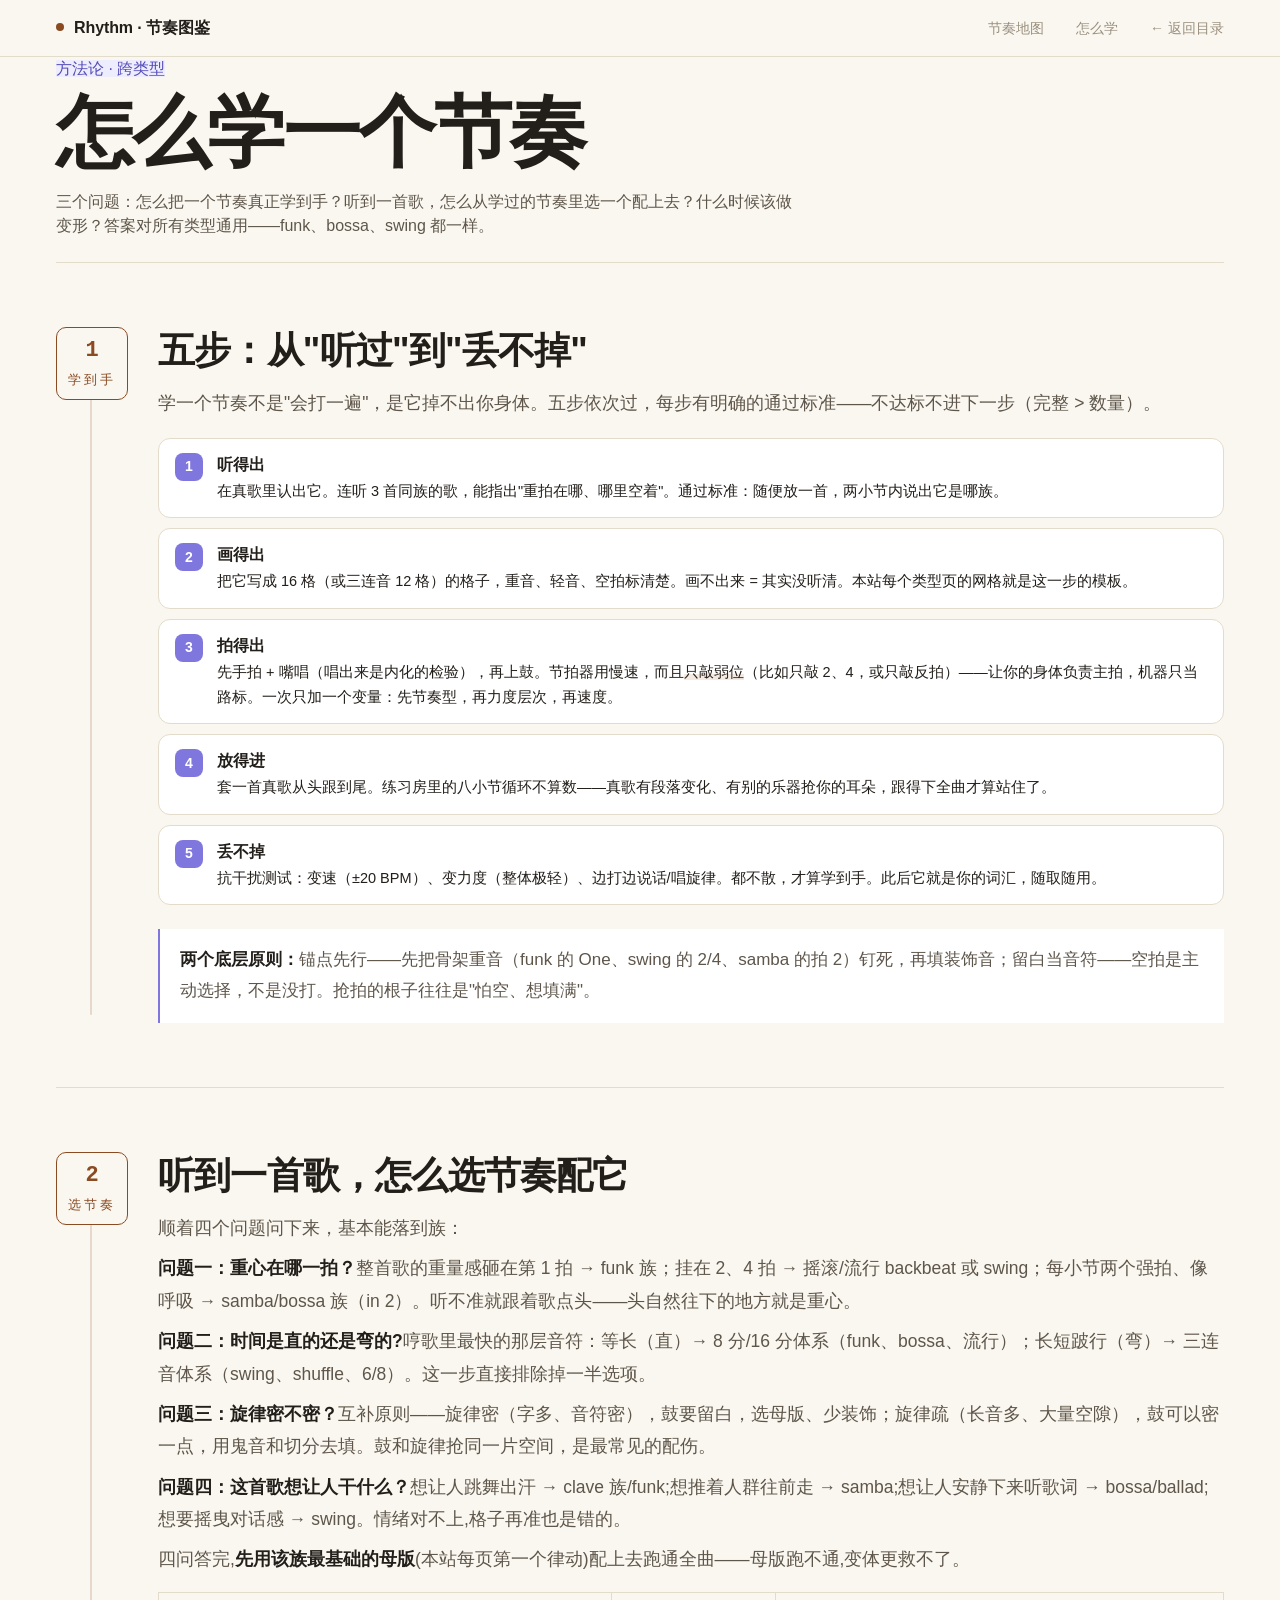
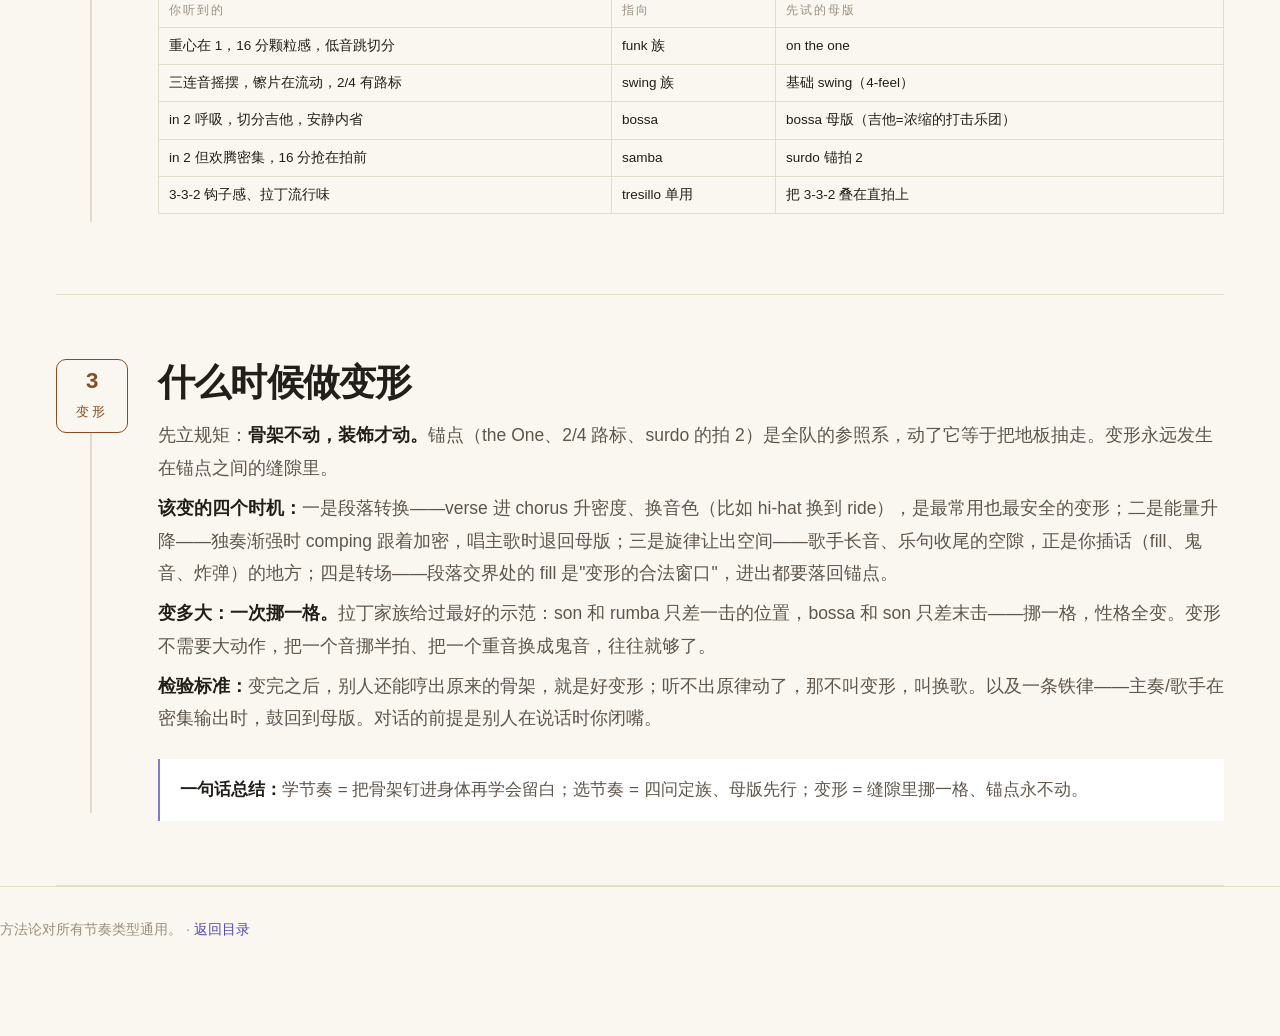
<file: method.html>
<!DOCTYPE html>
<html lang="zh-CN">
<head>
<meta charset="UTF-8">
<meta name="viewport" content="width=device-width, initial-scale=1.0">
<title>怎么学一个节奏 · 节奏图鉴</title>
<meta name="description" content="三个问题：如何把一个节奏学到手；听到一首歌如何选节奏；什么时候做变形。">
<link rel="stylesheet" href="style.css">
<style>
  .mt .kicker{color:#534AB7;background:#EEEDFE;}
  .mt .seclabel .num{background:#7F77DD;}
  .mt .seclabel .t{color:#534AB7;}
  .mt .callout{border-left-color:#7F77DD;}
  .mt .prose .hl{background:#EEEDFE;}
  .mt table{border-collapse:collapse;width:100%;font-size:13.5px;margin:16px 0;}
  .mt th,.mt td{border:1px solid var(--line);padding:8px 10px;text-align:left;vertical-align:top;}
  .mt th{background:var(--bg2);}
  .mt .steps{counter-reset:st;display:flex;flex-direction:column;gap:10px;margin:18px 0;}
  .mt .step{display:flex;gap:14px;align-items:flex-start;background:var(--surface);border:1px solid var(--line);border-radius:12px;padding:14px 16px;}
  .mt .step::before{counter-increment:st;content:counter(st);flex:0 0 auto;width:28px;height:28px;border-radius:8px;background:#7F77DD;color:#fff;display:flex;align-items:center;justify-content:center;font-weight:600;font-size:14px;}
  .mt .step b{display:block;margin-bottom:2px;}
  .mt .step p{margin:0;font-size:14.5px;color:var(--text);line-height:1.7;}
</style>
</head>
<body class="mt">

<header class="topbar"><div class="wrap">
  <a class="brand" href="index.html"><span class="dot"></span>Rhythm · 节奏图鉴</a>
  <nav class="tnav">
    <a href="map.html">节奏地图</a>
    <a href="method.html">怎么学</a>
    <a href="directory.html">← 返回目录</a>
  </nav>
</div></header>

<main class="wrap">

  <section class="hero" style="padding-bottom:24px;">
    <span class="kicker">方法论 · 跨类型</span>
    <h1>怎么学一个节奏</h1>
    <p>三个问题：怎么把一个节奏真正学到手？听到一首歌，怎么从学过的节奏里选一个配上去？什么时候该做变形？答案对所有类型通用——funk、bossa、swing 都一样。</p>
  </section>

  <!-- ===== 1 ===== -->
  <section class="section poster">
    <div class="rail"><div class="tab"><span class="no">1</span><span class="kind">学到手</span></div></div>
    <div class="main">
    
    <h2>五步：从"听过"到"丢不掉"</h2>
    <div class="prose">
      <p>学一个节奏不是"会打一遍"，是它掉不出你身体。五步依次过，每步有明确的通过标准——不达标不进下一步（完整 &gt; 数量）。</p>
    </div>

    <div class="steps">
      <div class="step"><div><b>听得出</b><p>在真歌里认出它。连听 3 首同族的歌，能指出"重拍在哪、哪里空着"。通过标准：随便放一首，两小节内说出它是哪族。</p></div></div>
      <div class="step"><div><b>画得出</b><p>把它写成 16 格（或三连音 12 格）的格子，重音、轻音、空拍标清楚。画不出来 = 其实没听清。本站每个类型页的网格就是这一步的模板。</p></div></div>
      <div class="step"><div><b>拍得出</b><p>先手拍 + 嘴唱（唱出来是内化的检验），再上鼓。节拍器用慢速，而且<span class="hl">只敲弱位</span>（比如只敲 2、4，或只敲反拍）——让你的身体负责主拍，机器只当路标。一次只加一个变量：先节奏型，再力度层次，再速度。</p></div></div>
      <div class="step"><div><b>放得进</b><p>套一首真歌从头跟到尾。练习房里的八小节循环不算数——真歌有段落变化、有别的乐器抢你的耳朵，跟得下全曲才算站住了。</p></div></div>
      <div class="step"><div><b>丢不掉</b><p>抗干扰测试：变速（±20 BPM）、变力度（整体极轻）、边打边说话/唱旋律。都不散，才算学到手。此后它就是你的词汇，随取随用。</p></div></div>
    </div>

    <div class="callout"><strong>两个底层原则：</strong>锚点先行——先把骨架重音（funk 的 One、swing 的 2/4、samba 的拍 2）钉死，再填装饰音；留白当音符——空拍是主动选择，不是没打。抢拍的根子往往是"怕空、想填满"。</div>
  
    </div>
  </section>

  <!-- ===== 2 ===== -->
  <section class="section poster">
    <div class="rail"><div class="tab"><span class="no">2</span><span class="kind">选节奏</span></div></div>
    <div class="main">
    
    <h2>听到一首歌，怎么选节奏配它</h2>
    <div class="prose">
      <p>顺着四个问题问下来，基本能落到族：</p>
      <p><strong>问题一：重心在哪一拍？</strong>整首歌的重量感砸在第 1 拍 → funk 族；挂在 2、4 拍 → 摇滚/流行 backbeat 或 swing；每小节两个强拍、像呼吸 → samba/bossa 族（in 2）。听不准就跟着歌点头——头自然往下的地方就是重心。</p>
      <p><strong>问题二：时间是直的还是弯的?</strong>哼歌里最快的那层音符：等长（直）→ 8 分/16 分体系（funk、bossa、流行）；长短跛行（弯）→ 三连音体系（swing、shuffle、6/8）。这一步直接排除掉一半选项。</p>
      <p><strong>问题三：旋律密不密？</strong>互补原则——旋律密（字多、音符密），鼓要留白，选母版、少装饰；旋律疏（长音多、大量空隙），鼓可以密一点，用鬼音和切分去填。鼓和旋律抢同一片空间，是最常见的配伤。</p>
      <p><strong>问题四：这首歌想让人干什么？</strong>想让人跳舞出汗 → clave 族/funk;想推着人群往前走 → samba;想让人安静下来听歌词 → bossa/ballad;想要摇曳对话感 → swing。情绪对不上,格子再准也是错的。</p>
      <p>四问答完,<strong>先用该族最基础的母版</strong>(本站每页第一个律动)配上去跑通全曲——母版跑不通,变体更救不了。</p>
    </div>

    <table>
      <tr><th>你听到的</th><th>指向</th><th>先试的母版</th></tr>
      <tr><td>重心在 1，16 分颗粒感，低音跳切分</td><td>funk 族</td><td>on the one</td></tr>
      <tr><td>三连音摇摆，镲片在流动，2/4 有路标</td><td>swing 族</td><td>基础 swing（4-feel）</td></tr>
      <tr><td>in 2 呼吸，切分吉他，安静内省</td><td>bossa</td><td>bossa 母版（吉他=浓缩的打击乐团）</td></tr>
      <tr><td>in 2 但欢腾密集，16 分抢在拍前</td><td>samba</td><td>surdo 锚拍 2</td></tr>
      <tr><td>3-3-2 钩子感、拉丁流行味</td><td>tresillo 单用</td><td>把 3-3-2 叠在直拍上</td></tr>
    </table>
  
    </div>
  </section>

  <!-- ===== 3 ===== -->
  <section class="section poster">
    <div class="rail"><div class="tab"><span class="no">3</span><span class="kind">变形</span></div></div>
    <div class="main">
    
    <h2>什么时候做变形</h2>
    <div class="prose">
      <p>先立规矩：<strong>骨架不动，装饰才动。</strong>锚点（the One、2/4 路标、surdo 的拍 2）是全队的参照系，动了它等于把地板抽走。变形永远发生在锚点之间的缝隙里。</p>
      <p><strong>该变的四个时机：</strong>一是段落转换——verse 进 chorus 升密度、换音色（比如 hi-hat 换到 ride），是最常用也最安全的变形；二是能量升降——独奏渐强时 comping 跟着加密，唱主歌时退回母版；三是旋律让出空间——歌手长音、乐句收尾的空隙，正是你插话（fill、鬼音、炸弹）的地方；四是转场——段落交界处的 fill 是"变形的合法窗口"，进出都要落回锚点。</p>
      <p><strong>变多大：一次挪一格。</strong>拉丁家族给过最好的示范：son 和 rumba 只差一击的位置，bossa 和 son 只差末击——挪一格，性格全变。变形不需要大动作，把一个音挪半拍、把一个重音换成鬼音，往往就够了。</p>
      <p><strong>检验标准：</strong>变完之后，别人还能哼出原来的骨架，就是好变形；听不出原律动了，那不叫变形，叫换歌。以及一条铁律——主奏/歌手在密集输出时，鼓回到母版。对话的前提是别人在说话时你闭嘴。</p>
    </div>

    <div class="callout"><strong>一句话总结：</strong>学节奏 = 把骨架钉进身体再学会留白；选节奏 = 四问定族、母版先行；变形 = 缝隙里挪一格、锚点永不动。</div>
  
    </div>
  </section>

</main>

<footer class="foot">
  <div class="wrap">方法论对所有节奏类型通用。 · <a href="directory.html" style="color:#534AB7;">返回目录</a></div>
</footer>

</body>
</html>
</file>
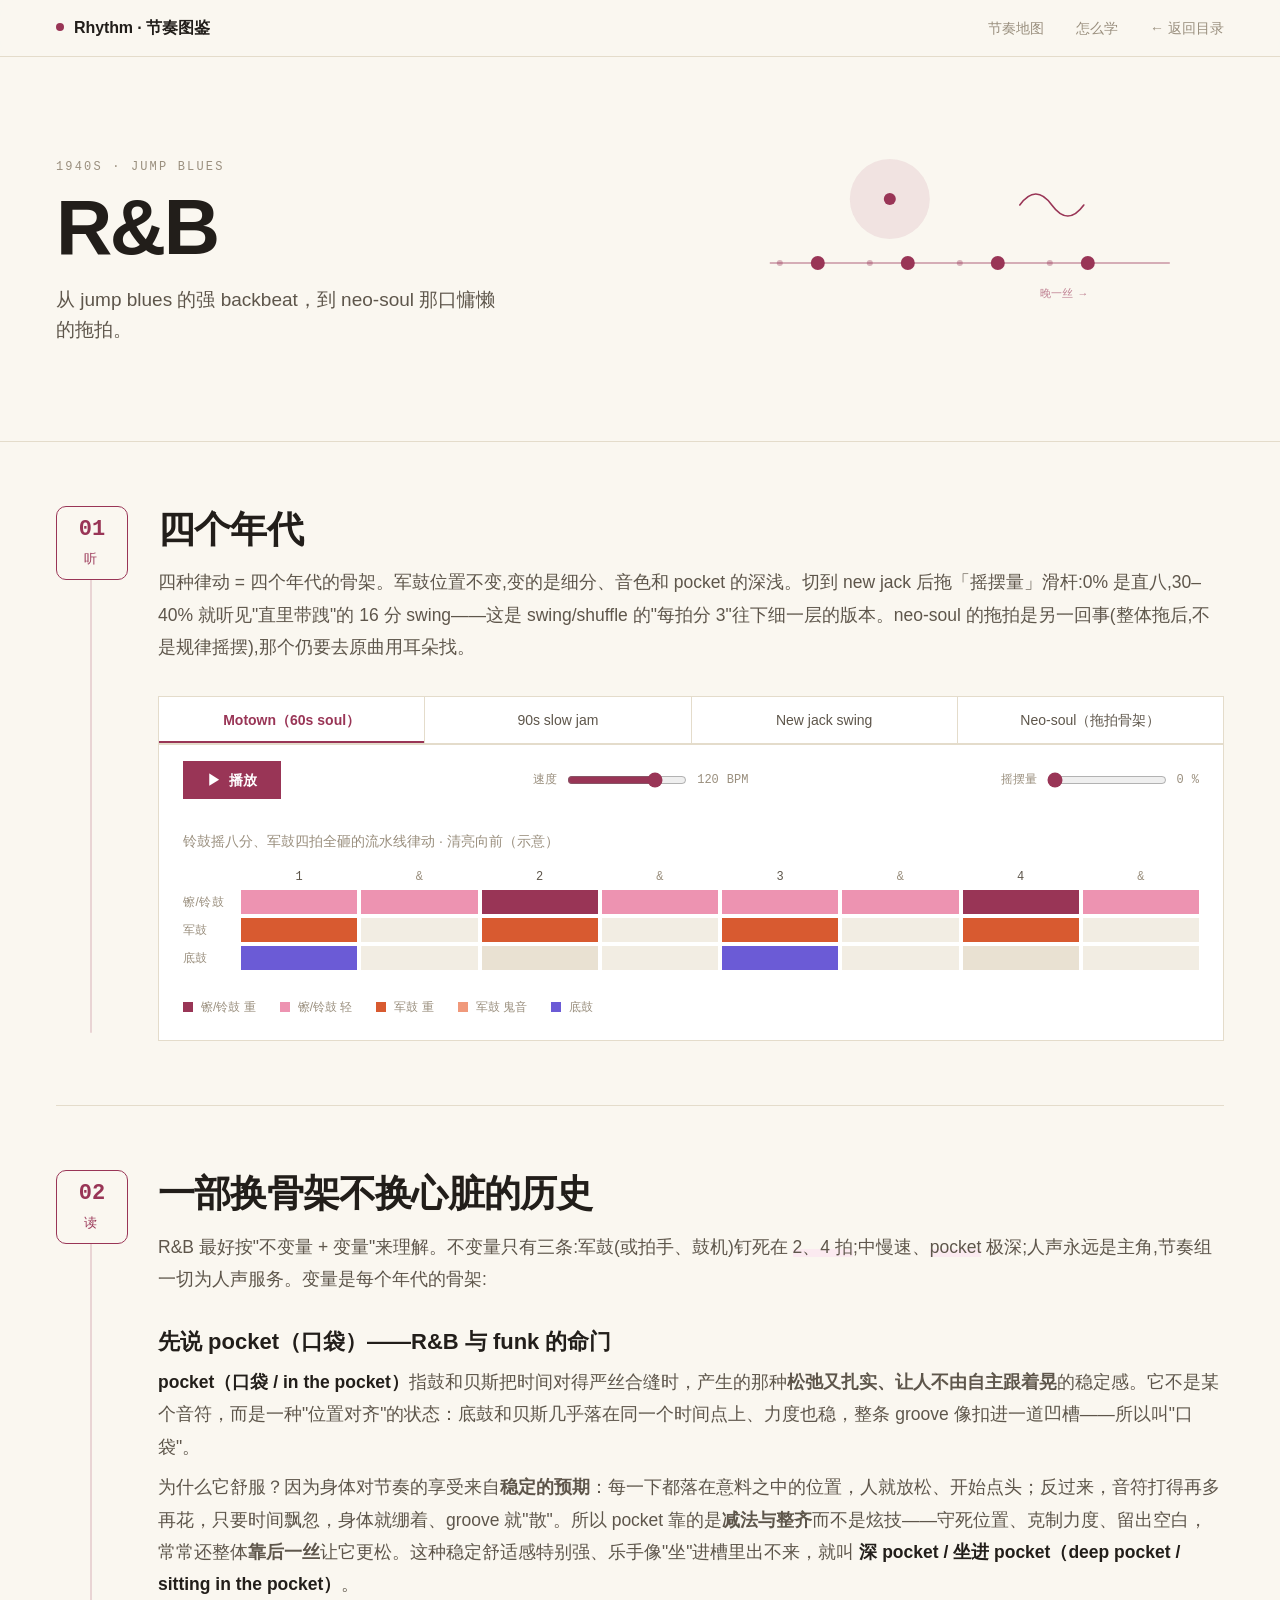
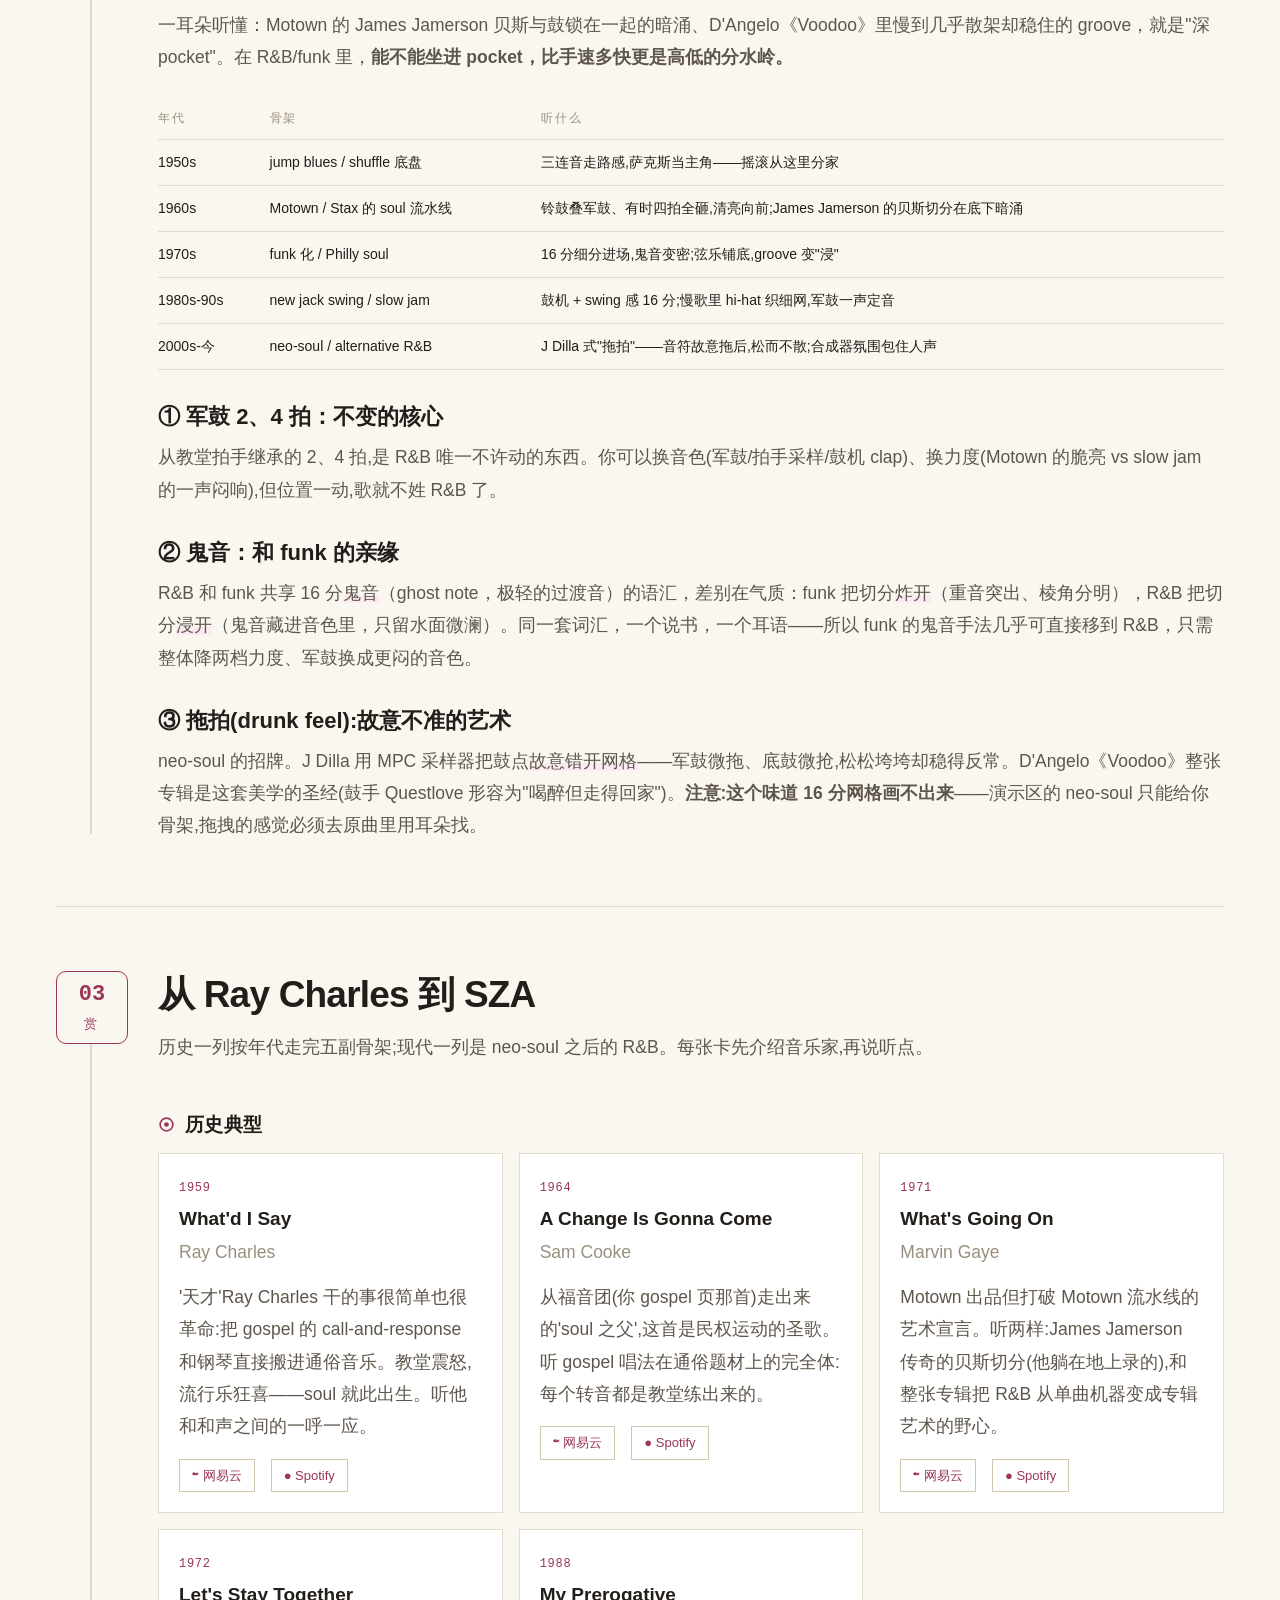
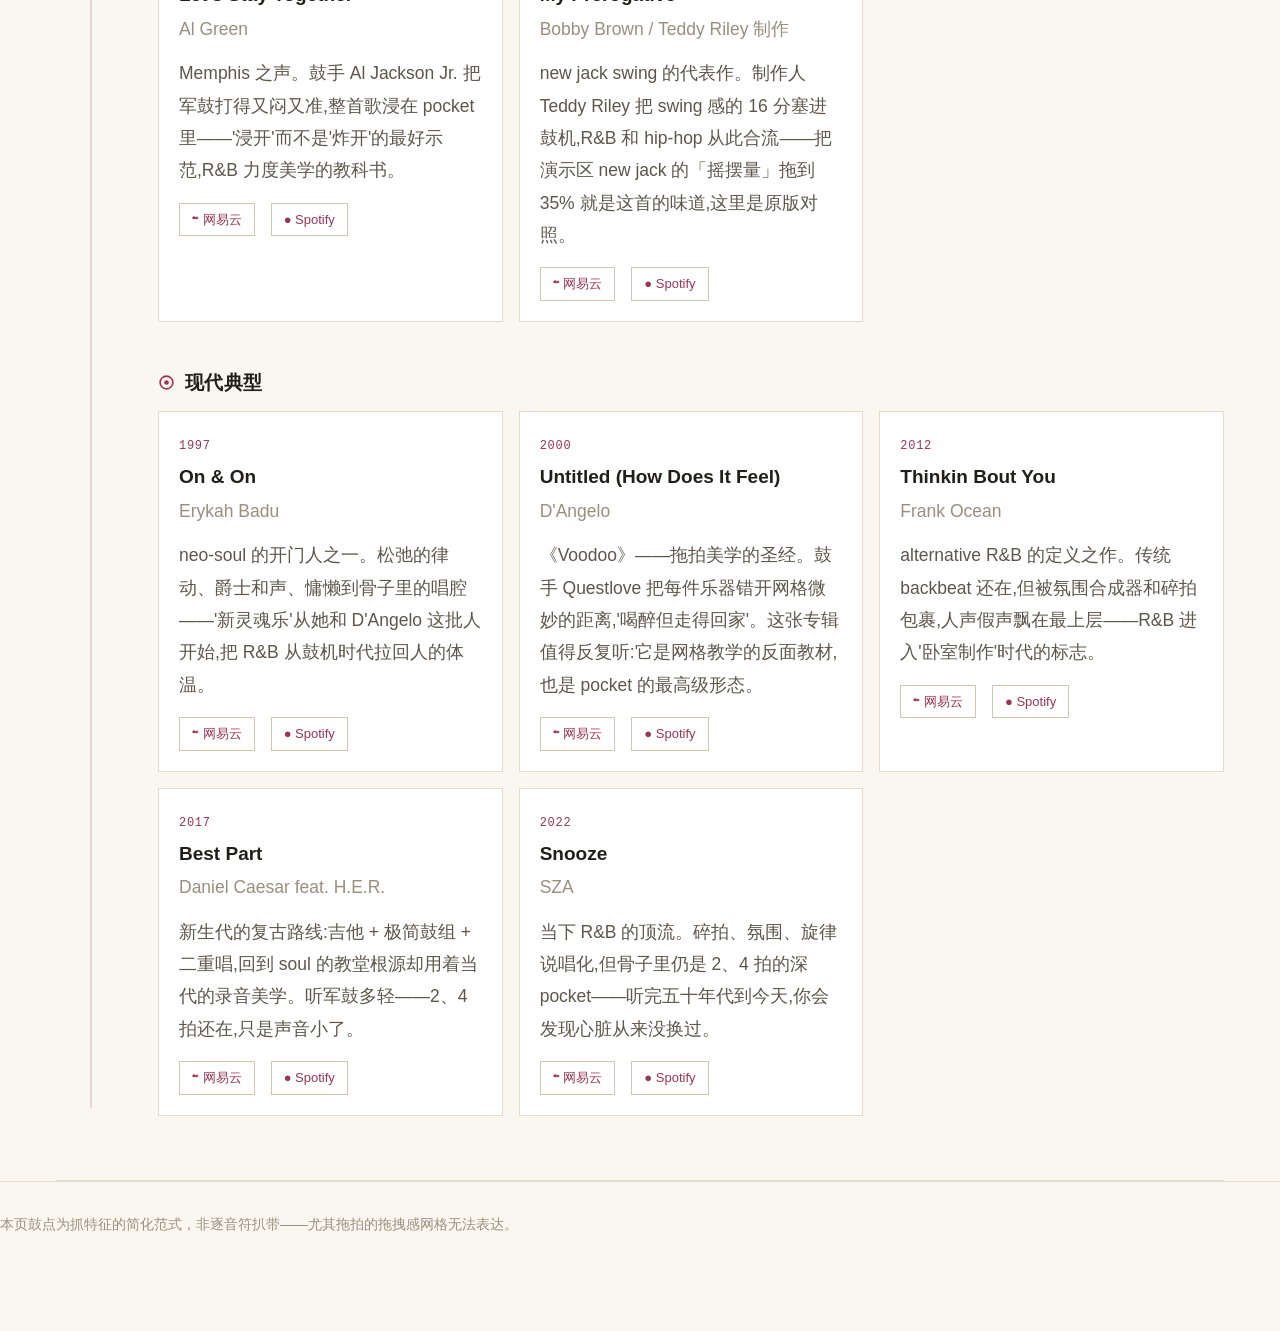
<file: rnb.html>
<!DOCTYPE html>
<html lang="zh-CN">
<head>
<meta charset="UTF-8">
<meta name="viewport" content="width=device-width, initial-scale=1.0">
<title>R&B · 节奏图鉴</title>
<meta name="description" content="R&B 节奏：从 Motown 到 neo-soul 的可播放演示、军鼓 2、4 拍核心与年代骨架变迁，以及历史与现代代表作。">
<link rel="stylesheet" href="style.css">
</head>
<body style="--accent:#993556;--accent-soft:#FBEAF0">

<header class="topbar"><div class="wrap">
  <a class="brand" href="index.html"><span class="dot"></span>Rhythm · 节奏图鉴</a>
  <nav class="tnav">
    <a href="map.html">节奏地图</a>
    <a href="method.html">怎么学</a>
    <a href="directory.html">← 返回目录</a>
  </nav>
</div></header>

<section class="hero"><div class="wrap"><div class="row">
  <div>
    <div class="attr">1940s · Jump Blues</div>
    <h1>R&B</h1>
    <p class="dek">从 jump blues 的强 backbeat，到 neo-soul 那口慵懒的拖拍。</p>
  </div>
  <div class="art"><svg viewBox="0 0 460 280" fill="none" aria-hidden="true">
  <line x1="30" y1="150" x2="430" y2="150" stroke="var(--accent)" stroke-width="1.3" opacity=".5"/>
  <g><circle cx="78" cy="150" r="7" fill="var(--accent)"/><circle cx="168" cy="150" r="7" fill="var(--accent)"/><circle cx="258" cy="150" r="7" fill="var(--accent)"/><circle cx="348" cy="150" r="7" fill="var(--accent)"/><circle cx="40" cy="150" r="3" fill="var(--accent)" opacity=".35"/><circle cx="130" cy="150" r="3" fill="var(--accent)" opacity=".35"/><circle cx="220" cy="150" r="3" fill="var(--accent)" opacity=".35"/><circle cx="310" cy="150" r="3" fill="var(--accent)" opacity=".35"/></g>
  <text x="300" y="184" font-family="ui-monospace,monospace" font-size="11" fill="var(--accent)" opacity=".6">晚一丝 →</text>
  <circle cx="150" cy="86" r="40" fill="var(--accent)" opacity=".10"/><circle cx="150" cy="86" r="6" fill="var(--accent)"/>
  <path d="M280 92 q16 -22 32 0 q16 22 32 0" stroke="var(--accent)" stroke-width="1.6" stroke-linecap="round"/>
</svg></div>
</div></div></section>

<main class="wrap">

  <section class="section poster" id="demo">
    <div class="rail"><div class="tab"><span class="no">01</span><span class="kind">听</span></div></div>
    <div class="main">
    <h2>四个年代</h2>
    
<p class="lead">四种律动 = 四个年代的骨架。军鼓位置不变,变的是细分、音色和 pocket 的深浅。切到 new jack 后拖「摇摆量」滑杆:0% 是直八,30–40% 就听见"直里带跩"的 16 分 swing——这是 swing/shuffle 的"每拍分 3"往下细一层的版本。neo-soul 的拖拍是另一回事(整体拖后,不是规律摇摆),那个仍要去原曲用耳朵找。</p>

    <div class="player">
      <div class="chips" id="chips"></div>
      <div class="controls">
        <button class="play-btn" id="play"><span id="pic">▶</span><span id="plbl">播放</span></button>
        <div class="tempo">
          <span>速度</span>
          <input id="bpm" type="range" min="55" max="140" value="120">
          <span id="bpmval">120</span> BPM
        </div>
        <div class="tempo">
          <span>摇摆量</span>
          <input id="sw" type="range" min="0" max="60" value="0">
          <span id="swval">0</span>%
        </div>
      </div>
      <div class="gdesc" id="gdesc"></div>
      <div class="gridrows" id="grid"></div>
      <div class="legend">
        <span><i style="background:#993556;"></i>镲/铃鼓 重</span>
        <span><i style="background:#ED93B1;"></i>镲/铃鼓 轻</span>
        <span><i style="background:#D85A30;"></i>军鼓 重</span>
        <span><i style="background:#F0997B;"></i>军鼓 鬼音</span>
        <span><i style="background:#6B5BD6;"></i>底鼓</span>
      </div>
      </div>
  
    </div>
  </section>
  <section class="section poster" id="learn">
    <div class="rail"><div class="tab"><span class="no">02</span><span class="kind">读</span></div></div>
    <div class="main">
    <h2>一部换骨架不换心脏的历史</h2>
    
<p>R&B 最好按"不变量 + 变量"来理解。不变量只有三条:军鼓(或拍手、鼓机)钉死在 <span class="hl">2、4 拍</span>;中慢速、<span class="hl">pocket</span> 极深;人声永远是主角,节奏组一切为人声服务。变量是每个年代的骨架:</p>

      <h3>先说 pocket（口袋）——R&B 与 funk 的命门</h3>
      <p><strong>pocket（口袋 / in the pocket）</strong>指鼓和贝斯把时间对得严丝合缝时，产生的那种<b>松弛又扎实、让人不由自主跟着晃</b>的稳定感。它不是某个音符，而是一种"位置对齐"的状态：底鼓和贝斯几乎落在同一个时间点上、力度也稳，整条 groove 像扣进一道凹槽——所以叫"口袋"。</p>
      <p>为什么它舒服？因为身体对节奏的享受来自<b>稳定的预期</b>：每一下都落在意料之中的位置，人就放松、开始点头；反过来，音符打得再多再花，只要时间飘忽，身体就绷着、groove 就"散"。所以 pocket 靠的是<b>减法与整齐</b>而不是炫技——守死位置、克制力度、留出空白，常常还整体<b>靠后一丝</b>让它更松。这种稳定舒适感特别强、乐手像"坐"进槽里出不来，就叫 <strong>深 pocket / 坐进 pocket（deep pocket / sitting in the pocket）</strong>。</p>
      <p>一耳朵听懂：Motown 的 James Jamerson 贝斯与鼓锁在一起的暗涌、D'Angelo《Voodoo》里慢到几乎散架却稳住的 groove，就是"深 pocket"。在 R&B/funk 里，<b>能不能坐进 pocket，比手速多快更是高低的分水岭。</b></p>

      <table class="eras">
        <tr><th>年代</th><th>骨架</th><th>听什么</th></tr>
        <tr><td>1950s</td><td>jump blues / shuffle 底盘</td><td>三连音走路感,萨克斯当主角——摇滚从这里分家</td></tr>
        <tr><td>1960s</td><td>Motown / Stax 的 soul 流水线</td><td>铃鼓叠军鼓、有时四拍全砸,清亮向前;James Jamerson 的贝斯切分在底下暗涌</td></tr>
        <tr><td>1970s</td><td>funk 化 / Philly soul</td><td>16 分细分进场,鬼音变密;弦乐铺底,groove 变"浸"</td></tr>
        <tr><td>1980s-90s</td><td>new jack swing / slow jam</td><td>鼓机 + swing 感 16 分;慢歌里 hi-hat 织细网,军鼓一声定音</td></tr>
        <tr><td>2000s-今</td><td>neo-soul / alternative R&B</td><td>J Dilla 式"拖拍"——音符故意拖后,松而不散;合成器氛围包住人声</td></tr>
      </table>

      <h3>① 军鼓 2、4 拍：不变的核心</h3>
      <p>从教堂拍手继承的 2、4 拍,是 R&B 唯一不许动的东西。你可以换音色(军鼓/拍手采样/鼓机 clap)、换力度(Motown 的脆亮 vs slow jam 的一声闷响),但位置一动,歌就不姓 R&B 了。</p>

      <h3>② 鬼音：和 funk 的亲缘</h3>
      <p>R&B 和 funk 共享 16 分<span class="hl">鬼音</span>（ghost note，极轻的过渡音）的语汇，差别在气质：funk 把切分<span class="hl">炸开</span>（重音突出、棱角分明），R&B 把切分<span class="hl">浸开</span>（鬼音藏进音色里，只留水面微澜）。同一套词汇，一个说书，一个耳语——所以 funk 的鬼音手法几乎可直接移到 R&B，只需整体降两档力度、军鼓换成更闷的音色。</p>

      <h3>③ 拖拍(drunk feel):故意不准的艺术</h3>
      <p>neo-soul 的招牌。J Dilla 用 MPC 采样器把鼓点<span class="hl">故意错开网格</span>——军鼓微拖、底鼓微抢,松松垮垮却稳得反常。D'Angelo《Voodoo》整张专辑是这套美学的圣经(鼓手 Questlove 形容为"喝醉但走得回家")。<b>注意:这个味道 16 分网格画不出来</b>——演示区的 neo-soul 只能给你骨架,拖拽的感觉必须去原曲里用耳朵找。</p>

    </div>
  </section>
  <section class="section poster" id="modern">
    <div class="rail"><div class="tab"><span class="no">03</span><span class="kind">赏</span></div></div>
    <div class="main">
    <h2>从 Ray Charles 到 SZA</h2>
    
<p class="lead">历史一列按年代走完五副骨架;现代一列是 neo-soul 之后的 R&B。每张卡先介绍音乐家,再说听点。</p>

    <div class="grouptitle">历史典型</div>
    <div class="songs" id="hist"></div>

    <div class="grouptitle">现代典型</div>
    <div class="songs" id="modernlist"></div>
  
    </div>
  </section>

</main>

<footer class="foot"><div class="wrap">本页鼓点为抓特征的简化范式，非逐音符扒带——尤其拖拍的拖拽感网格无法表达。</div></footer>

<script>
/* ---------- grooves ---------- */
const G={
 motown:{name:"Motown（60s soul）",bpm:120,steps:8,div:2,sw:0,
   desc:"铃鼓摇八分、军鼓四拍全砸的流水线律动 · 清亮向前（示意）",
   H:[1,1,2,1,1,1,2,1],
   S:[2,0,2,0,2,0,2,0],
   K:[2,0,0,0,2,0,0,0]},
 slowjam:{name:"90s slow jam",bpm:66,steps:16,div:4,sw:0,
   desc:"hi-hat 织 16 分细网,军鼓一声定音 · R&B 慢歌的默认档",
   H:[2,1,1,1,1,1,1,1,2,1,1,1,1,1,1,1],
   S:[0,0,0,0,2,0,0,0,0,0,0,0,2,0,0,0],
   K:[2,0,0,1,0,0,0,0,1,0,1,0,0,0,0,0]},
 newjack:{name:"New jack swing",bpm:108,steps:16,div:4,sw:35,
   desc:"鼓机时代的招牌 · 把每组 16 分的第 2、4 个(e、a)往后挪,做出'直里带跩'的长-短。拖「摇摆量」到 0% 是直八,30–40% 就是《My Prerogative》的味道",
   H:[2,0,1,1,1,0,1,1,2,0,1,1,1,0,1,1],
   S:[0,0,0,0,2,0,0,1,0,1,0,0,2,0,0,0],
   K:[2,0,0,0,0,0,1,0,1,0,0,0,0,0,0,0]},
 neosoul:{name:"Neo-soul（拖拍骨架）",bpm:76,steps:16,div:4,sw:0,
   desc:"J Dilla 式拖拽的骨架版 · 拖后的感觉网格表达不了,听《Voodoo》用耳朵找",
   H:[2,1,1,1,1,1,1,1,1,1,2,1,1,1,1,1],
   S:[0,0,0,0,2,0,0,0,0,0,1,0,2,0,0,0],
   K:[2,0,0,0,0,0,0,1,0,0,1,0,0,0,0,0]}
};
const ROWS=[["H","镲/铃鼓","#993556","#ED93B1"],["S","军鼓","#D85A30","#F0997B"],["K","底鼓","#6B5BD6","#AFA9EC"]];
function labels(steps,div){const beats=steps/div;const out=[];for(let b=1;b<=beats;b++){if(div===3){out.push(String(b),"t","l");}else if(div===4){out.push(String(b),"e","&","a");}else{out.push(String(b),"&");}}return out;}
let cur="motown", playing=false, timer=null, col=0;

function chips(){const c=document.getElementById('chips');c.innerHTML='';Object.keys(G).forEach(k=>{const b=document.createElement('button');b.className='chip'+(k===cur?' on':'');b.textContent=G[k].name;b.onclick=()=>{cur=k;document.getElementById('bpm').value=G[k].bpm;document.getElementById('bpmval').textContent=G[k].bpm;const sw=G[k].sw||0;document.getElementById('sw').value=sw;document.getElementById('swval').textContent=sw;col=0;chips();render();if(playing)loop();};c.appendChild(b);});}

function render(){
 const g=G[cur];document.getElementById('gdesc').textContent=g.desc;
 const grid=document.getElementById('grid');grid.innerHTML='';
 const cols=`54px repeat(${g.steps},minmax(16px,1fr))`;
 const head=document.createElement('div');head.className='grow';head.style.gridTemplateColumns=cols;
 head.innerHTML='<div></div>'+labels(g.steps,g.div).map((n,i)=>`<div class="beatnum${i%g.div===0?' strong':''}">${n}</div>`).join('');
 grid.appendChild(head);
 ROWS.forEach(([key,label,acc,ghost])=>{
   const row=document.createElement('div');row.className='grow';row.style.gridTemplateColumns=cols;
   let html=`<div class="glabel">${label}</div>`;
   for(let i=0;i<g.steps;i++){const v=g[key][i];const beat=i%g.div===0;let st='';if(v===2)st=`background:${acc};border-color:${acc};`;else if(v===1)st=`background:${ghost};border-color:${ghost};`;
     html+=`<div class="cell${beat&&!v?' beat':''}" data-col="${i}" style="${st}"></div>`;}
   row.innerHTML=html;grid.appendChild(row);
 });
}

/* ---------- audio ---------- */
let actx;
function AC(){actx=actx||new (window.AudioContext||window.webkitAudioContext)();return actx;}
function kick(t,v){const c=AC(),o=c.createOscillator(),g=c.createGain();o.connect(g);g.connect(c.destination);o.frequency.setValueAtTime(120,t);o.frequency.exponentialRampToValueAtTime(45,t+0.12);g.gain.setValueAtTime(v,t);g.gain.exponentialRampToValueAtTime(0.001,t+0.2);o.start(t);o.stop(t+0.21);}
function noise(t,v,freq,dur){const c=AC(),b=c.createBuffer(1,Math.floor(c.sampleRate*dur),c.sampleRate),d=b.getChannelData(0);for(let i=0;i<d.length;i++)d[i]=Math.random()*2-1;const s=c.createBufferSource();s.buffer=b;const f=c.createBiquadFilter();f.type='highpass';f.frequency.value=freq;const g=c.createGain();s.connect(f);f.connect(g);g.connect(c.destination);g.gain.setValueAtTime(v,t);g.gain.exponentialRampToValueAtTime(0.001,t+dur);s.start(t);s.stop(t+dur+0.02);}
function step(){const g=G[cur],c=AC();
 const bpm=+document.getElementById('bpm').value;const stepSec=60/bpm/g.div;
 const sw=(+document.getElementById('sw').value)/100;
 const off=(col%2===1)?sw*stepSec:0;   /* 摇摆：每对 16 分里第 2、4 个往后挪 */
 const t=c.currentTime+0.02+off;
 if(g.H[col]) noise(t,g.H[col]===2?0.32:0.18,7200,0.05);
 if(g.S[col]) noise(t,g.S[col]===2?0.65:0.22,1400,0.16);
 if(g.K[col]) kick(t,g.K[col]===2?0.9:0.45);
 document.querySelectorAll('.cell').forEach(e=>{e.classList.toggle('play',+e.dataset.col===col);});
 col=(col+1)%g.steps;}
function loop(){const g=G[cur];const bpm=+document.getElementById('bpm').value;const ms=60000/bpm/g.div;clearInterval(timer);step();timer=setInterval(step,ms);}
function toggle(){playing=!playing;const lbl=document.getElementById('plbl'),ic=document.getElementById('pic');if(playing){col=0;const c=AC();c.resume&&c.resume();loop();lbl.textContent='停止';ic.textContent='■';}else{clearInterval(timer);lbl.textContent='播放';ic.textContent='▶';document.querySelectorAll('.cell').forEach(e=>e.classList.remove('play'));}}
document.getElementById('play').onclick=toggle;
document.getElementById('bpm').oninput=function(){document.getElementById('bpmval').textContent=this.value;if(playing)loop();};
document.getElementById('sw').oninput=function(){document.getElementById('swval').textContent=this.value;};

/* ---------- recommendations ---------- */
const HIST=[
 {yr:"1959",t:"What'd I Say",a:"Ray Charles",d:"'天才'Ray Charles 干的事很简单也很革命:把 gospel 的 call-and-response 和钢琴直接搬进通俗音乐。教堂震怒,流行乐狂喜——soul 就此出生。听他和和声之间的一呼一应。"},
 {yr:"1964",t:"A Change Is Gonna Come",a:"Sam Cooke",d:"从福音团(你 gospel 页那首)走出来的'soul 之父',这首是民权运动的圣歌。听 gospel 唱法在通俗题材上的完全体:每个转音都是教堂练出来的。"},
 {yr:"1971",t:"What's Going On",a:"Marvin Gaye",d:"Motown 出品但打破 Motown 流水线的艺术宣言。听两样:James Jamerson 传奇的贝斯切分(他躺在地上录的),和整张专辑把 R&B 从单曲机器变成专辑艺术的野心。"},
 {yr:"1972",t:"Let's Stay Together",a:"Al Green",d:"Memphis 之声。鼓手 Al Jackson Jr. 把军鼓打得又闷又准,整首歌浸在 pocket 里——'浸开'而不是'炸开'的最好示范,R&B 力度美学的教科书。"},
 {yr:"1988",t:"My Prerogative",a:"Bobby Brown / Teddy Riley 制作",d:"new jack swing 的代表作。制作人 Teddy Riley 把 swing 感的 16 分塞进鼓机,R&B 和 hip-hop 从此合流——把演示区 new jack 的「摇摆量」拖到 35% 就是这首的味道,这里是原版对照。"},
];
const MODERN=[
 {yr:"1997",t:"On & On",a:"Erykah Badu",d:"neo-soul 的开门人之一。松弛的律动、爵士和声、慵懒到骨子里的唱腔——'新灵魂乐'从她和 D'Angelo 这批人开始,把 R&B 从鼓机时代拉回人的体温。"},
 {yr:"2000",t:"Untitled (How Does It Feel)",a:"D'Angelo",d:"《Voodoo》——拖拍美学的圣经。鼓手 Questlove 把每件乐器错开网格微妙的距离,'喝醉但走得回家'。这张专辑值得反复听:它是网格教学的反面教材,也是 pocket 的最高级形态。"},
 {yr:"2012",t:"Thinkin Bout You",a:"Frank Ocean",d:"alternative R&B 的定义之作。传统 backbeat 还在,但被氛围合成器和碎拍包裹,人声假声飘在最上层——R&B 进入'卧室制作'时代的标志。"},
 {yr:"2017",t:"Best Part",a:"Daniel Caesar feat. H.E.R.",d:"新生代的复古路线:吉他 + 极简鼓组 + 二重唱,回到 soul 的教堂根源却用着当代的录音美学。听军鼓多轻——2、4 拍还在,只是声音小了。"},
 {yr:"2022",t:"Snooze",a:"SZA",d:"当下 R&B 的顶流。碎拍、氛围、旋律说唱化,但骨子里仍是 2、4 拍的深 pocket——听完五十年代到今天,你会发现心脏从来没换过。"},
];
function card(list,el){
 const sc=document.getElementById(el);
 list.forEach(s=>{
  const q=encodeURIComponent(s.t+' '+s.a.split('/')[0].split('feat.')[0].trim());
  const d=document.createElement('div');d.className='song';
  d.innerHTML=`<span class="yr">${s.yr}</span><h4>${s.t}</h4><p class="artist">${s.a}</p><p>${s.d}</p>
    <span style="display:flex;gap:16px;flex-wrap:wrap;"><a class="listen" href="https://music.163.com/#/search/m/?s=${q}" target="_blank" rel="noopener">☁ 网易云</a><a class="listen" href="https://open.spotify.com/search/${q}" target="_blank" rel="noopener">● Spotify</a></span>`;
  sc.appendChild(d);
 });
}
card(HIST,'hist');card(MODERN,'modernlist');

chips();render();
</script>
</body>
</html>
</file>
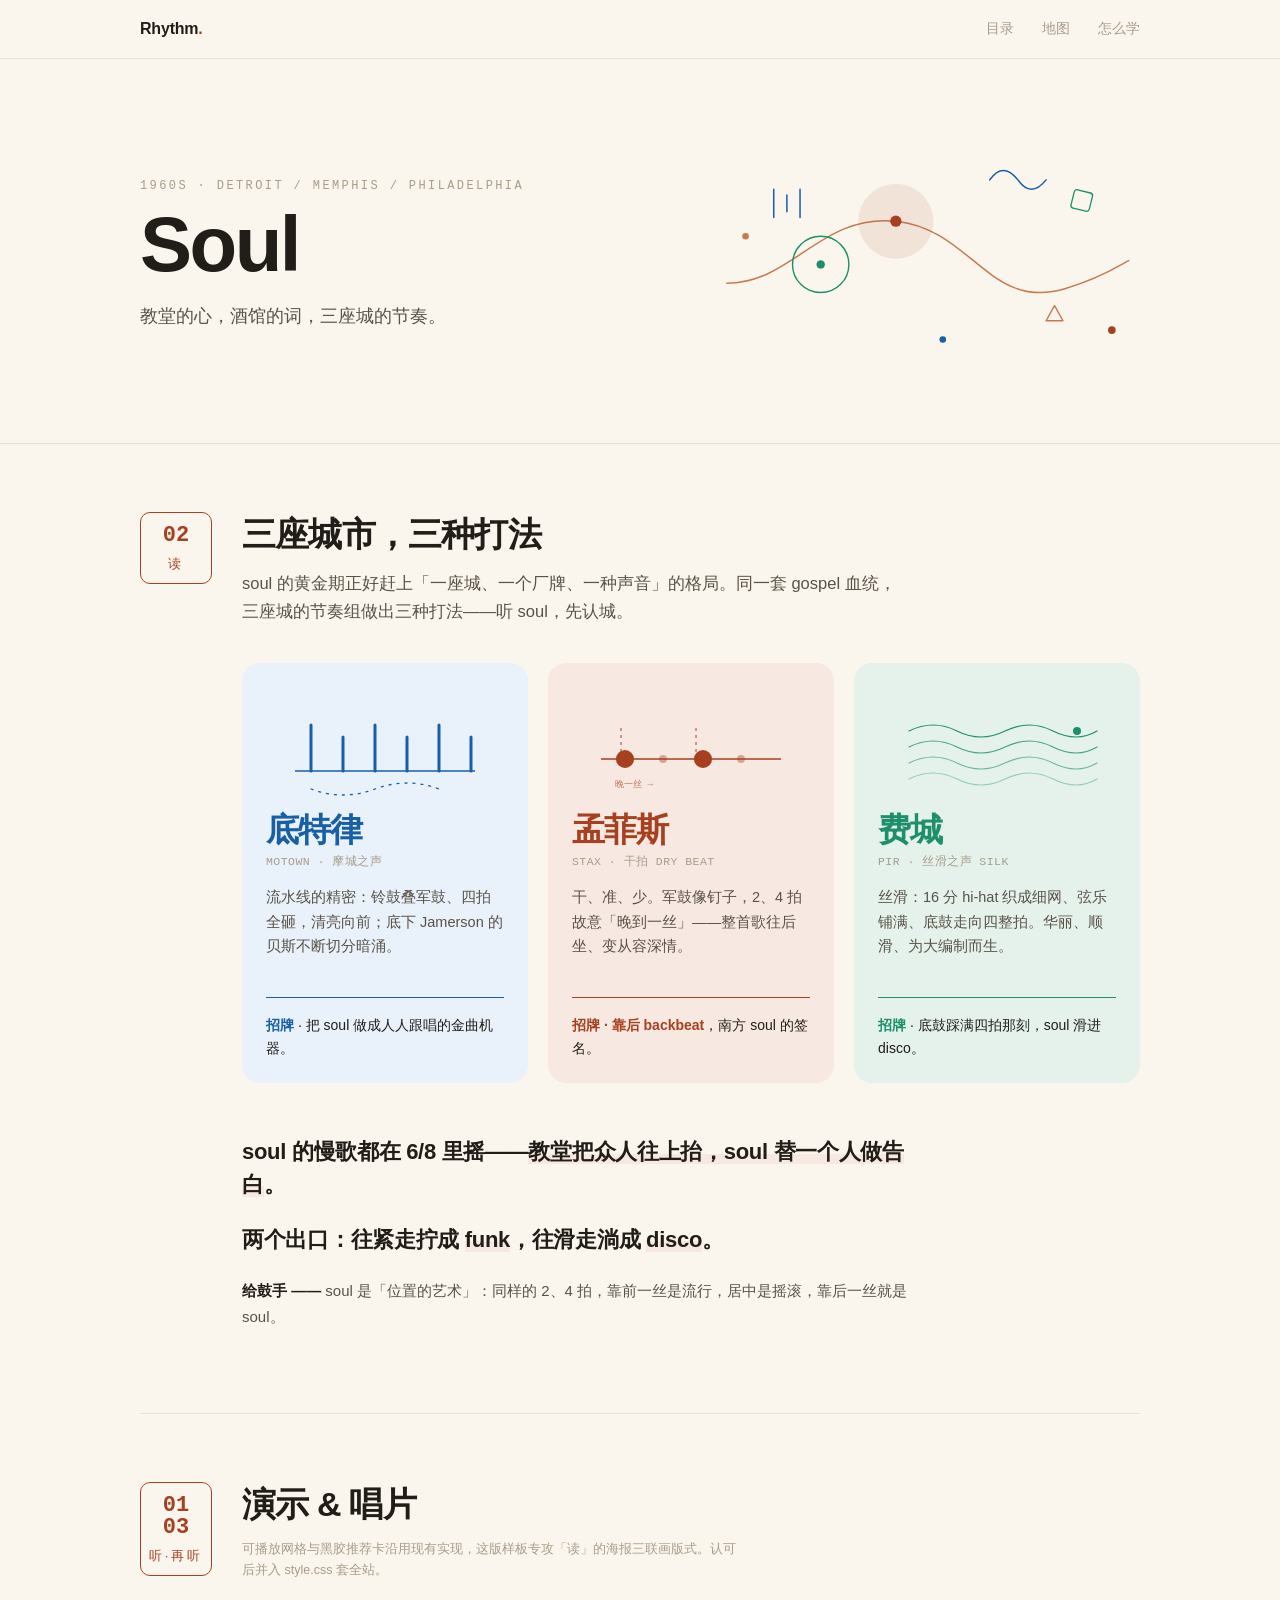
<file: soul-v2.html>
<!DOCTYPE html>
<html lang="zh-CN">
<head>
<meta charset="UTF-8">
<meta name="viewport" content="width=device-width, initial-scale=1.0">
<title>Soul · 样板 v2（海报三联画）</title>
<style>
:root{
  --paper:#FAF6EE; --ink:#211D18; --ink2:#5A5247; --ink3:#A99C89; --line:#EADFCE;
  --detroit:#185FA5; --detroit-s:#E9F1FA;
  --memphis:#A6401F; --memphis-s:#F7E9E1;
  --philly:#1D8F6B; --philly-s:#E5F2EC;
  --f:-apple-system,BlinkMacSystemFont,"PingFang SC","Hiragino Sans GB","Microsoft YaHei",sans-serif;
  --m:"SF Mono",ui-monospace,Menlo,monospace;
}
*{box-sizing:border-box;}
body{margin:0;background:var(--paper);color:var(--ink2);font-family:var(--f);-webkit-font-smoothing:antialiased;}
.wrap{max-width:1080px;margin:0 auto;padding:0 40px;}

.top{position:sticky;top:0;z-index:20;background:rgba(250,246,238,.82);backdrop-filter:blur(10px);border-bottom:1px solid var(--line);}
.top .wrap{display:flex;align-items:center;height:58px;}
.brand{font-weight:700;color:var(--ink);font-size:16px;text-decoration:none;letter-spacing:-.2px;}
.brand span{color:var(--memphis);}
.top nav{margin-left:auto;display:flex;gap:28px;}
.top nav a{color:var(--ink3);font-size:13.5px;text-decoration:none;}
.top nav a:hover{color:var(--memphis);}

/* HERO — 大抽象构图 + 巨型标题 */
.hero{padding:56px 0 48px;border-bottom:1px solid var(--line);}
.hero .row{display:grid;grid-template-columns:1.1fr .9fr;gap:40px;align-items:center;}
.attr{font-family:var(--m);font-size:12px;letter-spacing:.2em;color:var(--ink3);text-transform:uppercase;}
h1{font-size:78px;line-height:.96;font-weight:800;letter-spacing:-2.5px;margin:14px 0 20px;color:var(--ink);}
.dek{font-size:18px;line-height:1.6;color:var(--ink2);max-width:24em;margin:0;}
.hero .art{width:100%;height:280px;}

/* 区：左侧方框页签(书签·导览) + 右侧内容，全部对齐同一左边缘 */
.sec{display:grid;grid-template-columns:72px minmax(0,1fr);gap:30px;padding:68px 0;border-bottom:1px solid var(--line);}
.rail{align-self:start;}
.tab{border:1.5px solid var(--memphis);border-radius:10px;padding:12px 0 10px;text-align:center;color:var(--memphis);}
.tab .no{display:block;font-family:var(--m);font-size:22px;font-weight:600;line-height:1;}
.tab .kind{display:block;font-size:13px;letter-spacing:.22em;margin-top:8px;}
.main>h2{font-size:34px;line-height:1.2;font-weight:800;letter-spacing:-.8px;color:var(--ink);margin:2px 0 14px;}
.intro{font-size:16.5px;line-height:1.7;color:var(--ink2);max-width:40em;margin:0 0 38px;}

/* 三联画 */
.tri{display:grid;grid-template-columns:repeat(3,1fr);gap:20px;}
.panel{--c:var(--memphis);--cs:var(--memphis-s);background:var(--cs);border-radius:18px;padding:26px 24px 24px;display:flex;flex-direction:column;min-height:420px;}
.panel .mk{height:118px;margin:-4px 0 10px;}
.panel .mk svg{width:100%;height:100%;overflow:visible;}
.panel .city{font-size:33px;font-weight:800;letter-spacing:-1px;line-height:1;color:var(--c);}
.panel .en{font-family:var(--m);font-size:11.5px;letter-spacing:.04em;color:var(--ink3);margin-top:8px;}
.panel .lede{font-size:14.5px;line-height:1.7;color:var(--ink2);margin:16px 0 0;}
.panel .sig{margin-top:auto;padding-top:16px;border-top:1.5px solid var(--c);font-size:14px;line-height:1.6;color:var(--ink);}
.panel .sig b{color:var(--c);}

/* 收尾两条 —— 用大字引言，不是段落 */
.coda{margin:52px 0 0;max-width:44em;}
.coda .q{font-size:22px;line-height:1.5;font-weight:600;color:var(--ink);letter-spacing:-.3px;}
.coda .q em{font-style:normal;background:linear-gradient(transparent 58%,var(--memphis-s) 58%);}
.coda .sub{font-size:15px;line-height:1.75;color:var(--ink2);margin-top:16px;}
.note{color:var(--ink3);font-size:12.5px;}

@media(max-width:820px){
  .wrap{padding:0 22px;}
  .hero .row{grid-template-columns:1fr;gap:24px;} .hero .art{height:200px;}
  h1{font-size:54px;}
  .sec{grid-template-columns:1fr;gap:16px;}
  .tab{display:inline-flex;gap:10px;align-items:baseline;padding:6px 12px;}
  .tab .kind{margin-top:0;}
  .tri{grid-template-columns:1fr;}
}
</style>
</head>
<body>

<header class="top"><div class="wrap">
  <a class="brand" href="index.html">Rhythm<span>.</span></a>
  <nav><a href="directory.html">目录</a><a href="map.html">地图</a><a href="method.html">怎么学</a></nav>
</div></header>

<section class="hero"><div class="wrap"><div class="row">
  <div>
    <div class="attr">1960s · Detroit / Memphis / Philadelphia</div>
    <h1>Soul</h1>
    <p class="dek">教堂的心，酒馆的词，三座城的节奏。</p>
  </div>
  <svg class="art" viewBox="0 0 460 280" fill="none" xmlns="http://www.w3.org/2000/svg" aria-hidden="true">
    <path d="M20 170 C90 170 120 96 200 104 C280 112 300 200 380 176 C420 164 440 150 448 146" stroke="#C77A4E" stroke-width="1.6" stroke-linecap="round"/>
    <circle cx="200" cy="104" r="40" fill="#A6401F" opacity=".10"/>
    <circle cx="200" cy="104" r="6" fill="#A6401F"/>
    <circle cx="120" cy="150" r="30" fill="none" stroke="#1D8F6B" stroke-width="1.5"/>
    <circle cx="120" cy="150" r="4.5" fill="#1D8F6B"/>
    <path d="M300 60 q14 -20 30 0 q14 20 30 0" stroke="#185FA5" stroke-width="1.6" stroke-linecap="round"/>
    <path d="M360 210 l9 -16 l9 16 Z" fill="none" stroke="#C77A4E" stroke-width="1.5" stroke-linejoin="round"/>
    <path d="M70 70 v30 M84 76 v18 M98 70 v30" stroke="#185FA5" stroke-width="1.6" stroke-linecap="round"/>
    <rect x="388" y="72" width="20" height="20" rx="3" fill="none" stroke="#1D8F6B" stroke-width="1.4" transform="rotate(14 398 82)"/>
    <circle cx="430" cy="220" r="4" fill="#A6401F"/>
    <circle cx="40" cy="120" r="3.5" fill="#C77A4E"/>
    <circle cx="250" cy="230" r="3.5" fill="#185FA5"/>
  </svg>
</div></div></section>

<main class="wrap">

  <!-- 02 读 -->
  <section class="sec">
    <div class="rail"><div class="tab"><span class="no">02</span><span class="kind">读</span></div></div>
    <div class="main">
    <h2>三座城市，三种打法</h2>
    <p class="intro">soul 的黄金期正好赶上「一座城、一个厂牌、一种声音」的格局。同一套 gospel 血统，三座城的节奏组做出三种打法——听 soul，先认城。</p>

    <div class="tri">
      <!-- 底特律 -->
      <div class="panel" style="--c:var(--detroit);--cs:var(--detroit-s);">
        <div class="mk"><svg viewBox="0 0 200 118" fill="none">
          <line x1="10" y1="86" x2="190" y2="86" stroke="#185FA5" stroke-width="1.4"/>
          <g stroke="#185FA5" stroke-width="3" stroke-linecap="round">
            <line x1="26" y1="86" x2="26" y2="40"/><line x1="58" y1="86" x2="58" y2="52"/>
            <line x1="90" y1="86" x2="90" y2="40"/><line x1="122" y1="86" x2="122" y2="52"/>
            <line x1="154" y1="86" x2="154" y2="40"/><line x1="186" y1="86" x2="186" y2="52"/>
          </g>
          <path d="M26 104 Q58 116 90 104 T154 104" stroke="#185FA5" stroke-width="1.3" stroke-dasharray="2 6" stroke-linecap="round"/>
        </svg></div>
        <div class="city">底特律</div>
        <div class="en">MOTOWN · 摩城之声</div>
        <p class="lede">流水线的精密：铃鼓叠军鼓、四拍全砸，清亮向前；底下 Jamerson 的贝斯不断切分暗涌。</p>
        <div class="sig"><b>招牌</b> · 把 soul 做成人人跟唱的金曲机器。</div>
      </div>

      <!-- 孟菲斯 -->
      <div class="panel" style="--c:var(--memphis);--cs:var(--memphis-s);">
        <div class="mk"><svg viewBox="0 0 200 118" fill="none">
          <line x1="10" y1="74" x2="190" y2="74" stroke="#A6401F" stroke-width="1.4"/>
          <line x1="30" y1="74" x2="30" y2="40" stroke="#A6401F" stroke-width="1" stroke-dasharray="3 4"/>
          <line x1="105" y1="74" x2="105" y2="40" stroke="#A6401F" stroke-width="1" stroke-dasharray="3 4"/>
          <circle cx="34" cy="74" r="9" fill="#A6401F"/>
          <circle cx="112" cy="74" r="9" fill="#A6401F"/>
          <circle cx="72" cy="74" r="4" fill="#A6401F" opacity=".4"/>
          <circle cx="150" cy="74" r="4" fill="#A6401F" opacity=".4"/>
          <text x="24" y="102" font-family="ui-monospace,monospace" font-size="9" fill="#A6401F" opacity=".7">晚一丝 →</text>
        </svg></div>
        <div class="city">孟菲斯</div>
        <div class="en">STAX · 干拍 DRY BEAT</div>
        <p class="lede">干、准、少。军鼓像钉子，2、4 拍故意「晚到一丝」——整首歌往后坐、变从容深情。</p>
        <div class="sig"><b>招牌 · 靠后 backbeat</b>，南方 soul 的签名。</div>
      </div>

      <!-- 费城 -->
      <div class="panel" style="--c:var(--philly);--cs:var(--philly-s);">
        <div class="mk"><svg viewBox="0 0 200 118" fill="none">
          <g stroke="#1D8F6B" fill="none" stroke-linecap="round">
            <path d="M12 46 q24 -12 48 0 t48 0 t48 0 t44 0" stroke-width="1.2"/>
            <path d="M12 62 q24 -12 48 0 t48 0 t48 0 t44 0" stroke-width="1.2" opacity=".8"/>
            <path d="M12 78 q24 -12 48 0 t48 0 t48 0 t44 0" stroke-width="1.2" opacity=".6"/>
            <path d="M12 94 q24 -12 48 0 t48 0 t48 0 t44 0" stroke-width="1.2" opacity=".4"/>
          </g>
          <circle cx="180" cy="46" r="4" fill="#1D8F6B"/>
        </svg></div>
        <div class="city">费城</div>
        <div class="en">PIR · 丝滑之声 SILK</div>
        <p class="lede">丝滑：16 分 hi-hat 织成细网、弦乐铺满、底鼓走向四整拍。华丽、顺滑、为大编制而生。</p>
        <div class="sig"><b>招牌</b> · 底鼓踩满四拍那刻，soul 滑进 disco。</div>
      </div>
    </div>

    <div class="coda">
      <p class="q">soul 的慢歌都在 6/8 里摇——<em>教堂把众人往上抬，soul 替一个人做告白</em>。</p>
      <p class="q" style="margin-top:22px;">两个出口：往紧走拧成 <em>funk</em>，往滑走淌成 <em>disco</em>。</p>
      <p class="sub"><b style="color:var(--ink);">给鼓手 ——</b> soul 是「位置的艺术」：同样的 2、4 拍，靠前一丝是流行，居中是摇滚，靠后一丝就是 soul。</p>
    </div>
    </div>
  </section>

  <section class="sec" style="border:0;">
    <div class="rail"><div class="tab"><span class="no">01<br>03</span><span class="kind">听·再听</span></div></div>
    <div class="main">
      <h2>演示 &amp; 唱片</h2>
      <p class="intro note">可播放网格与黑胶推荐卡沿用现有实现，这版样板专攻「读」的海报三联画版式。认可后并入 style.css 套全站。</p>
    </div>
  </section>

</main>
</body>
</html>
</file>
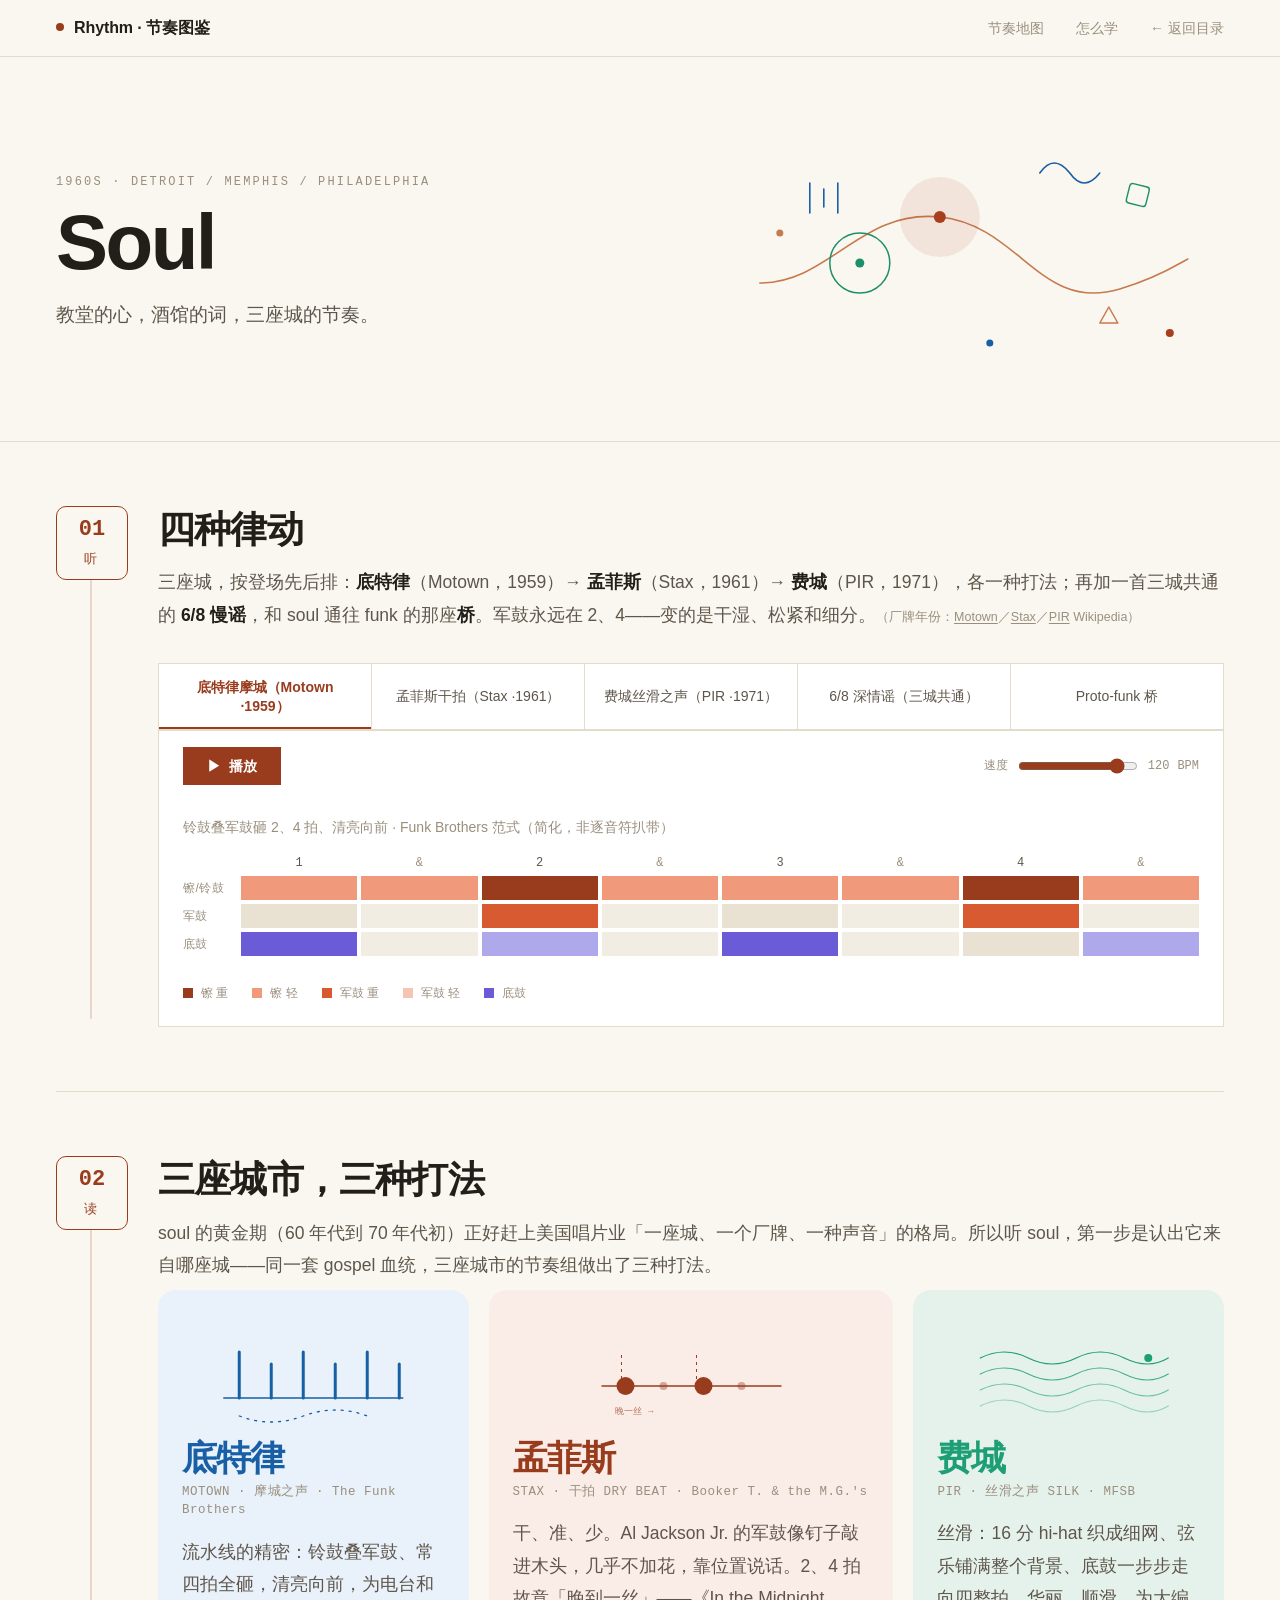
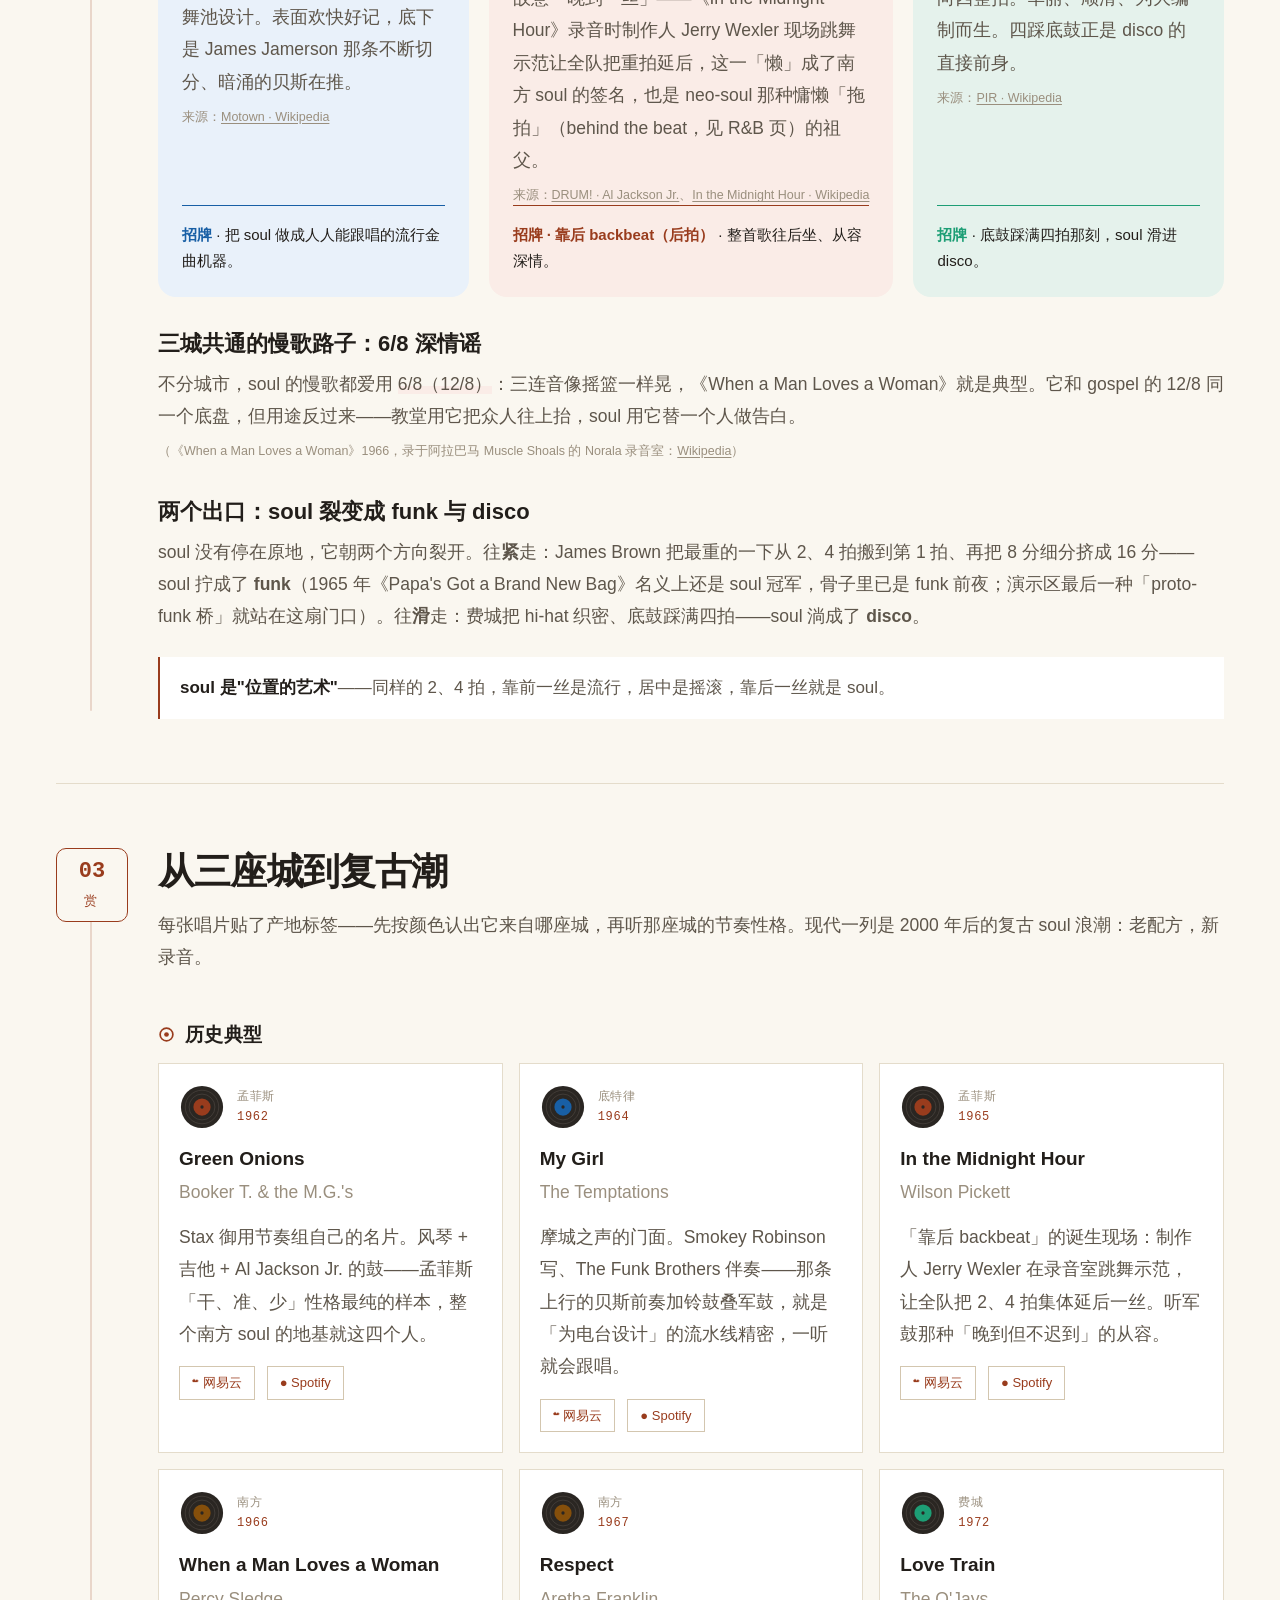
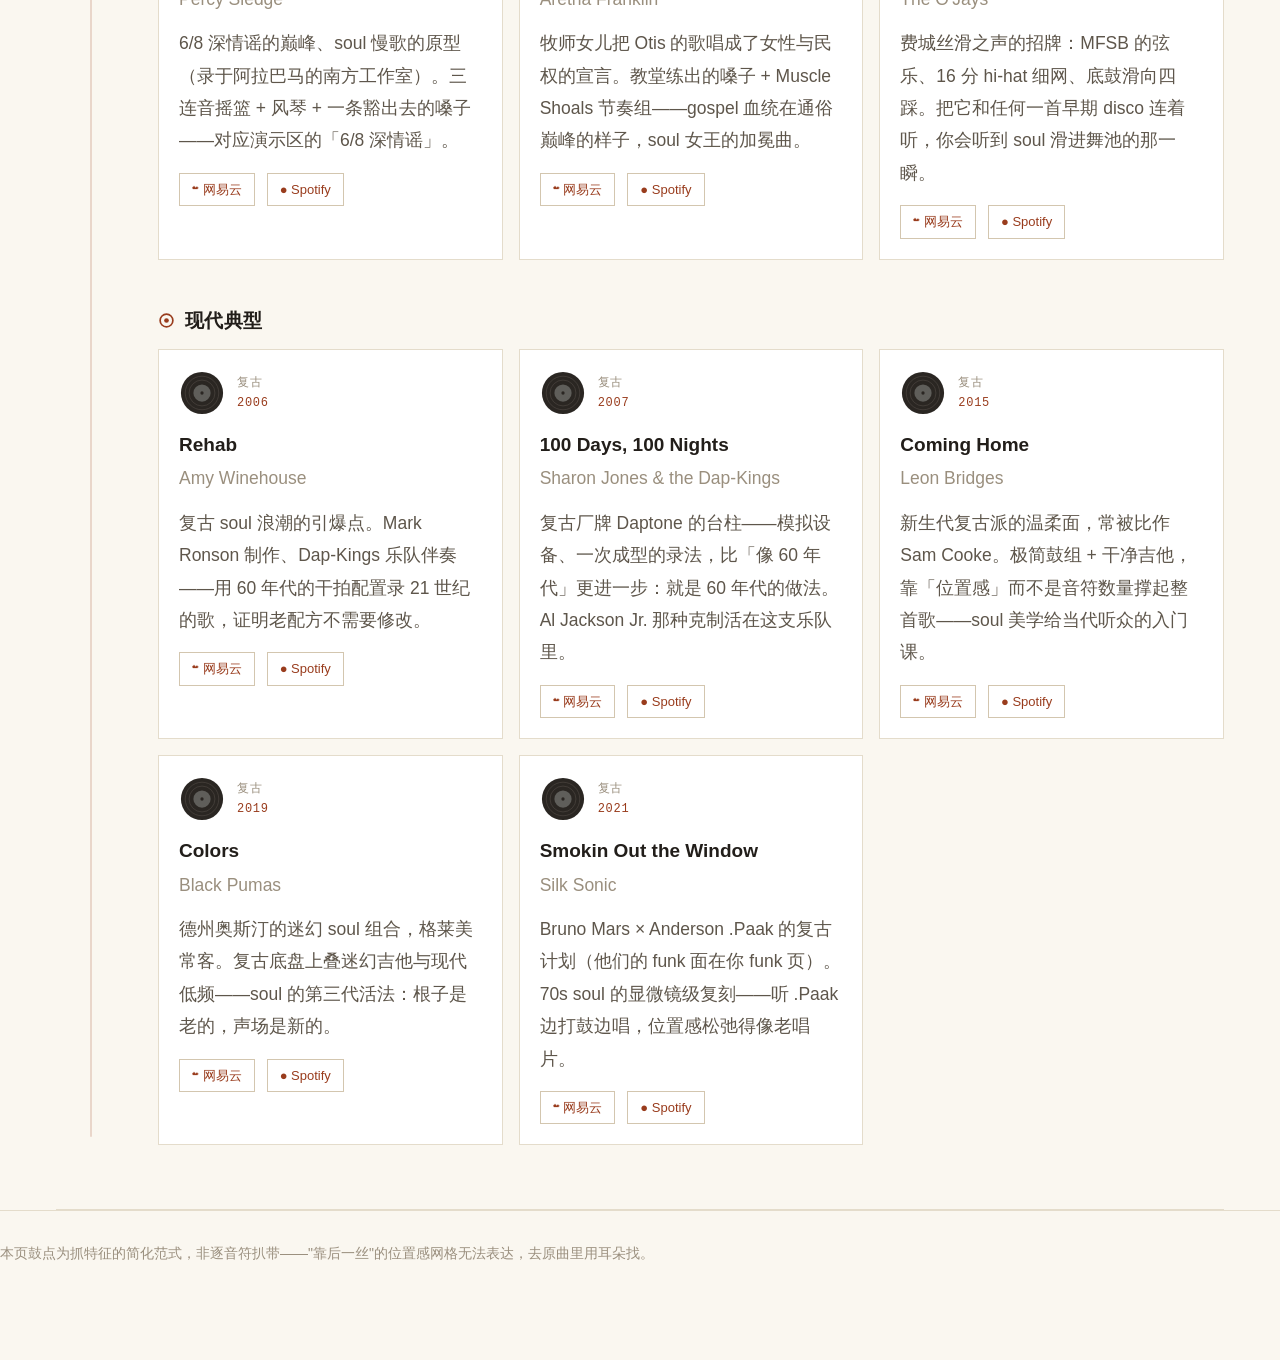
<file: soul.html>
<!DOCTYPE html>
<html lang="zh-CN">
<head>
<meta charset="UTF-8">
<meta name="viewport" content="width=device-width, initial-scale=1.0">
<title>Soul · 节奏图鉴</title>
<meta name="description" content="灵魂乐节奏：Detroit / Memphis / Philadelphia 三城三种节奏性格的可播放演示与讲解，以及历史与现代代表作。">
<link rel="stylesheet" href="style.css">
</head>
<body style="--accent:#993C1D;--accent-soft:#FAECE7">

<header class="topbar"><div class="wrap">
  <a class="brand" href="index.html"><span class="dot"></span>Rhythm · 节奏图鉴</a>
  <nav class="tnav">
    <a href="map.html">节奏地图</a>
    <a href="method.html">怎么学</a>
    <a href="directory.html">← 返回目录</a>
  </nav>
</div></header>

<section class="hero"><div class="wrap"><div class="row">
  <div>
    <div class="attr">1960s · Detroit / Memphis / Philadelphia</div>
    <h1>Soul</h1>
    <p class="dek">教堂的心，酒馆的词，三座城的节奏。</p>
  </div>
  <div class="art"><svg viewBox="0 0 460 280" fill="none" xmlns="http://www.w3.org/2000/svg" aria-hidden="true">
    <path d="M20 170 C90 170 120 96 200 104 C280 112 300 200 380 176 C420 164 440 150 448 146" stroke="#C77A4E" stroke-width="1.6" stroke-linecap="round"/>
    <circle cx="200" cy="104" r="40" fill="#A6401F" opacity=".10"/>
    <circle cx="200" cy="104" r="6" fill="#A6401F"/>
    <circle cx="120" cy="150" r="30" fill="none" stroke="#1D8F6B" stroke-width="1.5"/>
    <circle cx="120" cy="150" r="4.5" fill="#1D8F6B"/>
    <path d="M300 60 q14 -20 30 0 q14 20 30 0" stroke="#185FA5" stroke-width="1.6" stroke-linecap="round"/>
    <path d="M360 210 l9 -16 l9 16 Z" fill="none" stroke="#C77A4E" stroke-width="1.5" stroke-linejoin="round"/>
    <path d="M70 70 v30 M84 76 v18 M98 70 v30" stroke="#185FA5" stroke-width="1.6" stroke-linecap="round"/>
    <rect x="388" y="72" width="20" height="20" rx="3" fill="none" stroke="#1D8F6B" stroke-width="1.4" transform="rotate(14 398 82)"/>
    <circle cx="430" cy="220" r="4" fill="#A6401F"/>
    <circle cx="40" cy="120" r="3.5" fill="#C77A4E"/>
    <circle cx="250" cy="230" r="3.5" fill="#185FA5"/>
  </svg></div>
</div></div></section>

<main class="wrap">

  <section class="section poster" id="demo">
    <div class="rail"><div class="tab"><span class="no">01</span><span class="kind">听</span></div></div>
    <div class="main">
    <h2>四种律动</h2>
    
<p class="lead">三座城，按登场先后排：<strong>底特律</strong>（Motown，1959）→ <strong>孟菲斯</strong>（Stax，1961）→ <strong>费城</strong>（PIR，1971），各一种打法；再加一首三城共通的 <strong>6/8 慢谣</strong>，和 soul 通往 funk 的那座<strong>桥</strong>。军鼓永远在 2、4——变的是干湿、松紧和细分。<span class="src">（厂牌年份：<a href="https://en.wikipedia.org/wiki/Motown" target="_blank" rel="noopener">Motown</a>／<a href="https://en.wikipedia.org/wiki/Stax_Records" target="_blank" rel="noopener">Stax</a>／<a href="https://en.wikipedia.org/wiki/Philadelphia_International_Records" target="_blank" rel="noopener">PIR</a> Wikipedia）</span></p>

    <div class="player">
      <div class="chips" id="chips"></div>
      <div class="controls">
        <button class="play-btn" id="play"><span id="pic">▶</span><span id="plbl">播放</span></button>
        <div class="tempo">
          <span>速度</span>
          <input id="bpm" type="range" min="48" max="130" value="120">
          <span id="bpmval">120</span> BPM
        </div>
      </div>
      <div class="gdesc" id="gdesc"></div>
      <div class="gridrows" id="grid"></div>
      <div class="legend">
        <span><i style="background:#993C1D;"></i>镲 重</span>
        <span><i style="background:#F0997B;"></i>镲 轻</span>
        <span><i style="background:#D85A30;"></i>军鼓 重</span>
        <span><i style="background:#F5C4B3;"></i>军鼓 轻</span>
        <span><i style="background:#6B5BD6;"></i>底鼓</span>
      </div>
      </div>
  
    </div>
  </section>
  <section class="section poster" id="learn">
    <div class="rail"><div class="tab"><span class="no">02</span><span class="kind">读</span></div></div>
    <div class="main">
    <h2>三座城市，三种打法</h2>
    
<p>soul 的黄金期（60 年代到 70 年代初）正好赶上美国唱片业「一座城、一个厂牌、一种声音」的格局。所以听 soul，第一步是认出它来自哪座城——同一套 gospel 血统，三座城市的节奏组做出了三种打法。</p>

      <div class="tri">
        <!-- 底特律 -->
        <div class="panel" style="--c:#185FA5;--cs:#E9F1FA;">
          <div class="mk"><svg viewBox="0 0 200 118" fill="none">
            <line x1="10" y1="86" x2="190" y2="86" stroke="#185FA5" stroke-width="1.4"/>
            <g stroke="#185FA5" stroke-width="3" stroke-linecap="round">
              <line x1="26" y1="86" x2="26" y2="40"/><line x1="58" y1="86" x2="58" y2="52"/>
              <line x1="90" y1="86" x2="90" y2="40"/><line x1="122" y1="86" x2="122" y2="52"/>
              <line x1="154" y1="86" x2="154" y2="40"/><line x1="186" y1="86" x2="186" y2="52"/>
            </g>
            <path d="M26 104 Q58 116 90 104 T154 104" stroke="#185FA5" stroke-width="1.3" stroke-dasharray="2 6" stroke-linecap="round"/>
          </svg></div>
          <div class="city">底特律</div>
          <div class="en">MOTOWN · 摩城之声 · The Funk Brothers</div>
          <p class="lede">流水线的精密：铃鼓叠军鼓、常四拍全砸，清亮向前，为电台和舞池设计。表面欢快好记，底下是 James Jamerson 那条不断切分、暗涌的贝斯在推。</p>
          <div class="src" style="margin-top:10px;">来源：<a href="https://en.wikipedia.org/wiki/Motown" target="_blank" rel="noopener">Motown · Wikipedia</a></div>
          <div class="sig"><b>招牌</b> · 把 soul 做成人人能跟唱的流行金曲机器。</div>
        </div>
        <!-- 孟菲斯 -->
        <div class="panel" style="--c:#993C1D;--cs:#FAECE7;">
          <div class="mk"><svg viewBox="0 0 200 118" fill="none">
            <line x1="10" y1="74" x2="190" y2="74" stroke="#993C1D" stroke-width="1.4"/>
            <line x1="30" y1="74" x2="30" y2="40" stroke="#993C1D" stroke-width="1" stroke-dasharray="3 4"/>
            <line x1="105" y1="74" x2="105" y2="40" stroke="#993C1D" stroke-width="1" stroke-dasharray="3 4"/>
            <circle cx="34" cy="74" r="9" fill="#993C1D"/>
            <circle cx="112" cy="74" r="9" fill="#993C1D"/>
            <circle cx="72" cy="74" r="4" fill="#993C1D" opacity=".4"/>
            <circle cx="150" cy="74" r="4" fill="#993C1D" opacity=".4"/>
            <text x="24" y="102" font-family="ui-monospace,monospace" font-size="9" fill="#993C1D" opacity=".7">晚一丝 →</text>
          </svg></div>
          <div class="city">孟菲斯</div>
          <div class="en">STAX · 干拍 DRY BEAT · Booker T. &amp; the M.G.'s</div>
          <p class="lede">干、准、少。Al Jackson Jr. 的军鼓像钉子敲进木头，几乎不加花，靠位置说话。2、4 拍故意「晚到一丝」——《In the Midnight Hour》录音时制作人 Jerry Wexler 现场跳舞示范让全队把重拍延后，这一「懒」成了南方 soul 的签名，也是 neo-soul 那种慵懒「拖拍」（behind the beat，见 R&amp;B 页）的祖父。</p>
          <div class="src" style="margin-top:10px;">来源：<a href="https://drummagazine.com/al-jackson-jr-the-sound-of-60s-soul/" target="_blank" rel="noopener">DRUM! · Al Jackson Jr.</a>、<a href="https://en.wikipedia.org/wiki/In_the_Midnight_Hour" target="_blank" rel="noopener">In the Midnight Hour · Wikipedia</a></div>
          <div class="sig"><b>招牌 · 靠后 backbeat（后拍）</b> · 整首歌往后坐、从容深情。</div>
        </div>
        <!-- 费城 -->
        <div class="panel" style="--c:#1D9E75;--cs:#E5F2EC;">
          <div class="mk"><svg viewBox="0 0 200 118" fill="none">
            <g stroke="#1D9E75" fill="none" stroke-linecap="round">
              <path d="M12 46 q24 -12 48 0 t48 0 t48 0 t44 0" stroke-width="1.2"/>
              <path d="M12 62 q24 -12 48 0 t48 0 t48 0 t44 0" stroke-width="1.2" opacity=".8"/>
              <path d="M12 78 q24 -12 48 0 t48 0 t48 0 t44 0" stroke-width="1.2" opacity=".6"/>
              <path d="M12 94 q24 -12 48 0 t48 0 t48 0 t44 0" stroke-width="1.2" opacity=".4"/>
            </g>
            <circle cx="180" cy="46" r="4" fill="#1D9E75"/>
          </svg></div>
          <div class="city">费城</div>
          <div class="en">PIR · 丝滑之声 SILK · MFSB</div>
          <p class="lede">丝滑：16 分 hi-hat 织成细网、弦乐铺满整个背景、底鼓一步步走向四整拍。华丽、顺滑、为大编制而生。四踩底鼓正是 disco 的直接前身。</p>
          <div class="src" style="margin-top:10px;">来源：<a href="https://en.wikipedia.org/wiki/Philadelphia_International_Records" target="_blank" rel="noopener">PIR · Wikipedia</a></div>
          <div class="sig"><b>招牌</b> · 底鼓踩满四拍那刻，soul 滑进 disco。</div>
        </div>
      </div>

      <h3>三城共通的慢歌路子：6/8 深情谣</h3>
      <p>不分城市，soul 的慢歌都爱用 <span class="hl">6/8（12/8）</span>：三连音像摇篮一样晃，《When a Man Loves a Woman》就是典型。它和 gospel 的 12/8 同一个底盘，但用途反过来——教堂用它把众人往上抬，soul 用它替一个人做告白。<span class="src">（《When a Man Loves a Woman》1966，录于阿拉巴马 Muscle Shoals 的 Norala 录音室：<a href="https://en.wikipedia.org/wiki/When_a_Man_Loves_a_Woman_(song)" target="_blank" rel="noopener">Wikipedia</a>）</span></p>

      <h3>两个出口：soul 裂变成 funk 与 disco</h3>
      <p>soul 没有停在原地，它朝两个方向裂开。往<b>紧</b>走：James Brown 把最重的一下从 2、4 拍搬到第 1 拍、再把 8 分细分挤成 16 分——soul 拧成了 <b>funk</b>（1965 年《Papa's Got a Brand New Bag》名义上还是 soul 冠军，骨子里已是 funk 前夜；演示区最后一种「proto-funk 桥」就站在这扇门口）。往<b>滑</b>走：费城把 hi-hat 织密、底鼓踩满四拍——soul 淌成了 <b>disco</b>。</p>

      <div class="callout"><strong>soul 是"位置的艺术"</strong>——同样的 2、4 拍，靠前一丝是流行，居中是摇滚，靠后一丝就是 soul。</div>
  
    </div>
  </section>
  <section class="section poster" id="modern">
    <div class="rail"><div class="tab"><span class="no">03</span><span class="kind">赏</span></div></div>
    <div class="main">
    <h2>从三座城到复古潮</h2>
    
<p class="lead">每张唱片贴了产地标签——先按颜色认出它来自哪座城，再听那座城的节奏性格。现代一列是 2000 年后的复古 soul 浪潮：老配方，新录音。</p>

    <div class="grouptitle">历史典型</div>
    <div class="songs" id="hist"></div>

    <div class="grouptitle">现代典型</div>
    <div class="songs" id="modernlist"></div>
  
    </div>
  </section>

</main>

<footer class="foot"><div class="wrap">本页鼓点为抓特征的简化范式，非逐音符扒带——"靠后一丝"的位置感网格无法表达，去原曲里用耳朵找。</div></footer>

<script>
/* ---------- grooves ---------- */
const G={
 motown:{name:"底特律摩城（Motown ·1959）",bpm:120,steps:8,div:2,
   desc:"铃鼓叠军鼓砸 2、4 拍、清亮向前 · Funk Brothers 范式（简化，非逐音符扒带）",
   H:[1,1,2,1,1,1,2,1],
   S:[0,0,2,0,0,0,2,0],
   K:[2,0,1,0,2,0,0,1]},
 stax:{name:"孟菲斯干拍（Stax ·1961）",bpm:96,steps:8,div:2,
   desc:"Al Jackson Jr. 式:干、准、少 · 真实演奏 backbeat 微靠后,网格画不出那'一丝'",
   H:[2,1,2,1,2,1,2,1],
   S:[0,0,2,0,0,0,2,0],
   K:[2,0,0,1,2,0,0,0]},
 philly:{name:"费城丝滑之声（PIR ·1971）",bpm:112,steps:16,div:4,
   desc:"16 分 hi-hat 细网 + 底鼓走向四踩 · disco 前夜的滑行感",
   H:[2,1,1,1,2,1,1,1,2,1,1,1,2,1,1,1],
   S:[0,0,0,0,2,0,0,0,0,0,0,0,2,0,0,0],
   K:[2,0,0,0,2,0,0,0,2,0,0,0,2,0,0,0]},
 ballad:{name:"6/8 深情谣（三城共通）",bpm:54,steps:12,div:3,
   desc:"三连音摇篮 ·《When a Man Loves a Woman》这一路,一个人的告白 · 不属某一城",
   H:[2,1,1,2,1,1,2,1,1,2,1,1],
   S:[0,0,0,2,0,0,0,0,0,2,0,0],
   K:[2,0,0,0,0,1,2,0,0,0,0,0]},
 protofunk:{name:"Proto-funk 桥",bpm:104,steps:16,div:4,
   desc:"重心开始滑向第 1 拍、16 分挤进来 · soul 拧紧成 funk 的门口（示意）",
   H:[2,1,1,1,1,1,1,1,2,1,1,1,1,1,1,1],
   S:[0,0,0,0,2,0,0,1,0,0,0,0,2,0,0,0],
   K:[2,0,0,0,0,0,1,0,1,0,0,0,0,0,0,0]}
};
const ROWS=[["H","镲/铃鼓","#993C1D","#F0997B"],["S","军鼓","#D85A30","#F5C4B3"],["K","底鼓","#6B5BD6","#AFA9EC"]];
function labels(steps,div){const beats=steps/div;const out=[];for(let b=1;b<=beats;b++){if(div===3){out.push(String(b),"t","l");}else if(div===4){out.push(String(b),"e","&","a");}else{out.push(String(b),"&");}}return out;}
let cur="motown", playing=false, timer=null, col=0;

function chips(){const c=document.getElementById('chips');c.innerHTML='';Object.keys(G).forEach(k=>{const b=document.createElement('button');b.className='chip'+(k===cur?' on':'');b.textContent=G[k].name;b.onclick=()=>{cur=k;document.getElementById('bpm').value=G[k].bpm;document.getElementById('bpmval').textContent=G[k].bpm;col=0;chips();render();if(playing)loop();};c.appendChild(b);});}

function render(){
 const g=G[cur];document.getElementById('gdesc').textContent=g.desc;
 const grid=document.getElementById('grid');grid.innerHTML='';
 const cols=`54px repeat(${g.steps},minmax(16px,1fr))`;
 const head=document.createElement('div');head.className='grow';head.style.gridTemplateColumns=cols;
 head.innerHTML='<div></div>'+labels(g.steps,g.div).map((n,i)=>`<div class="beatnum${i%g.div===0?' strong':''}">${n}</div>`).join('');
 grid.appendChild(head);
 ROWS.forEach(([key,label,acc,ghost])=>{
   const row=document.createElement('div');row.className='grow';row.style.gridTemplateColumns=cols;
   let html=`<div class="glabel">${label}</div>`;
   for(let i=0;i<g.steps;i++){const v=g[key][i];const beat=i%g.div===0;let st='';if(v===2)st=`background:${acc};border-color:${acc};`;else if(v===1)st=`background:${ghost};border-color:${ghost};`;
     html+=`<div class="cell${beat&&!v?' beat':''}" data-col="${i}" style="${st}"></div>`;}
   row.innerHTML=html;grid.appendChild(row);
 });
}

/* ---------- audio ---------- */
let actx;
function AC(){actx=actx||new (window.AudioContext||window.webkitAudioContext)();return actx;}
function kick(t,v){const c=AC(),o=c.createOscillator(),g=c.createGain();o.connect(g);g.connect(c.destination);o.frequency.setValueAtTime(125,t);o.frequency.exponentialRampToValueAtTime(48,t+0.11);g.gain.setValueAtTime(v,t);g.gain.exponentialRampToValueAtTime(0.001,t+0.18);o.start(t);o.stop(t+0.19);}
function noise(t,v,freq,dur){const c=AC(),b=c.createBuffer(1,Math.floor(c.sampleRate*dur),c.sampleRate),d=b.getChannelData(0);for(let i=0;i<d.length;i++)d[i]=Math.random()*2-1;const s=c.createBufferSource();s.buffer=b;const f=c.createBiquadFilter();f.type='highpass';f.frequency.value=freq;const g=c.createGain();s.connect(f);f.connect(g);g.connect(c.destination);g.gain.setValueAtTime(v,t);g.gain.exponentialRampToValueAtTime(0.001,t+dur);s.start(t);s.stop(t+dur+0.02);}
function step(){const g=G[cur],c=AC(),t=c.currentTime+0.02;
 if(g.H[col]) noise(t,g.H[col]===2?0.32:0.18,7000,0.05);
 if(g.S[col]) noise(t,g.S[col]===2?0.68:0.22,1500,0.15);
 if(g.K[col]) kick(t,g.K[col]===2?0.9:0.45);
 document.querySelectorAll('.cell').forEach(e=>{e.classList.toggle('play',+e.dataset.col===col);});
 col=(col+1)%g.steps;}
function loop(){const g=G[cur];const bpm=+document.getElementById('bpm').value;const ms=60000/bpm/g.div;clearInterval(timer);step();timer=setInterval(step,ms);}
function toggle(){playing=!playing;const lbl=document.getElementById('plbl'),ic=document.getElementById('pic');if(playing){col=0;const c=AC();c.resume&&c.resume();loop();lbl.textContent='停止';ic.textContent='■';}else{clearInterval(timer);lbl.textContent='播放';ic.textContent='▶';document.querySelectorAll('.cell').forEach(e=>e.classList.remove('play'));}}
document.getElementById('play').onclick=toggle;
document.getElementById('bpm').oninput=function(){document.getElementById('bpmval').textContent=this.value;if(playing)loop();};

/* ---------- recommendations ---------- */
const CITY={'孟菲斯':'#993C1D','底特律':'#185FA5','费城':'#1D9E75','南方':'#854F0B','复古':'#5F5E5A'};
const HIST=[
 {yr:"1962",city:"孟菲斯",t:"Green Onions",a:"Booker T. & the M.G.'s",d:"Stax 御用节奏组自己的名片。风琴 + 吉他 + Al Jackson Jr. 的鼓——孟菲斯「干、准、少」性格最纯的样本，整个南方 soul 的地基就这四个人。"},
 {yr:"1964",city:"底特律",t:"My Girl",a:"The Temptations",d:"摩城之声的门面。Smokey Robinson 写、The Funk Brothers 伴奏——那条上行的贝斯前奏加铃鼓叠军鼓，就是「为电台设计」的流水线精密，一听就会跟唱。"},
 {yr:"1965",city:"孟菲斯",t:"In the Midnight Hour",a:"Wilson Pickett",d:"「靠后 backbeat」的诞生现场：制作人 Jerry Wexler 在录音室跳舞示范，让全队把 2、4 拍集体延后一丝。听军鼓那种「晚到但不迟到」的从容。"},
 {yr:"1966",city:"南方",t:"When a Man Loves a Woman",a:"Percy Sledge",d:"6/8 深情谣的巅峰、soul 慢歌的原型（录于阿拉巴马的南方工作室）。三连音摇篮 + 风琴 + 一条豁出去的嗓子——对应演示区的「6/8 深情谣」。"},
 {yr:"1967",city:"南方",t:"Respect",a:"Aretha Franklin",d:"牧师女儿把 Otis 的歌唱成了女性与民权的宣言。教堂练出的嗓子 + Muscle Shoals 节奏组——gospel 血统在通俗巅峰的样子，soul 女王的加冕曲。"},
 {yr:"1972",city:"费城",t:"Love Train",a:"The O'Jays",d:"费城丝滑之声的招牌：MFSB 的弦乐、16 分 hi-hat 细网、底鼓滑向四踩。把它和任何一首早期 disco 连着听，你会听到 soul 滑进舞池的那一瞬。"},
];
const MODERN=[
 {yr:"2006",city:"复古",t:"Rehab",a:"Amy Winehouse",d:"复古 soul 浪潮的引爆点。Mark Ronson 制作、Dap-Kings 乐队伴奏——用 60 年代的干拍配置录 21 世纪的歌，证明老配方不需要修改。"},
 {yr:"2007",city:"复古",t:"100 Days, 100 Nights",a:"Sharon Jones & the Dap-Kings",d:"复古厂牌 Daptone 的台柱——模拟设备、一次成型的录法，比「像 60 年代」更进一步：就是 60 年代的做法。Al Jackson Jr. 那种克制活在这支乐队里。"},
 {yr:"2015",city:"复古",t:"Coming Home",a:"Leon Bridges",d:"新生代复古派的温柔面，常被比作 Sam Cooke。极简鼓组 + 干净吉他，靠「位置感」而不是音符数量撑起整首歌——soul 美学给当代听众的入门课。"},
 {yr:"2019",city:"复古",t:"Colors",a:"Black Pumas",d:"德州奥斯汀的迷幻 soul 组合，格莱美常客。复古底盘上叠迷幻吉他与现代低频——soul 的第三代活法：根子是老的，声场是新的。"},
 {yr:"2021",city:"复古",t:"Smokin Out the Window",a:"Silk Sonic",d:"Bruno Mars × Anderson .Paak 的复古计划（他们的 funk 面在你 funk 页）。70s soul 的显微镜级复刻——听 .Paak 边打鼓边唱，位置感松弛得像老唱片。"},
];
function vinyl(c){return `<svg class="disc" viewBox="0 0 48 48" width="46" height="46" aria-hidden="true"><circle cx="24" cy="24" r="22" fill="#2A2622"/><circle cx="24" cy="24" r="17.5" fill="none" stroke="#524c46" stroke-width=".6"/><circle cx="24" cy="24" r="13.5" fill="none" stroke="#524c46" stroke-width=".6"/><circle cx="24" cy="24" r="9" fill="${c}"/><circle cx="24" cy="24" r="1.7" fill="#2A2622"/></svg>`;}
function card(list,el){
 const sc=document.getElementById(el);
 list.forEach(s=>{
  const q=encodeURIComponent(s.t+' '+s.a.split('/')[0].split('feat.')[0].trim());
  const cc=CITY[s.city]||'#5F5E5A';
  const d=document.createElement('div');d.className='rec';d.style.setProperty('--cc',cc);
  d.innerHTML=`<div class="rec-head">${vinyl(cc)}<div class="rec-meta"><span class="city">${s.city}</span><span class="yr">${s.yr}</span></div></div>`+
    `<h4>${s.t}</h4><p class="artist">${s.a}</p><p class="desc">${s.d}</p>`+
    `<span class="links"><a class="listen" href="https://music.163.com/#/search/m/?s=${q}" target="_blank" rel="noopener">☁ 网易云</a><a class="listen" href="https://open.spotify.com/search/${q}" target="_blank" rel="noopener">● Spotify</a></span>`;
  sc.appendChild(d);
 });
}
card(HIST,'hist');card(MODERN,'modernlist');

chips();render();
</script>
</body>
</html>
</file>
<file: style.css>
/* ===========================================================
   节奏图鉴 · 全站样式
   字阶与间距刻度照抄 IBM Carbon，不自创
   字阶  12 14 16 18 20 24 28 32 36 42 48 54
   间距  2 4 8 12 16 24 32 40 48 64 80 96 160
   骨架  C 单栏（流派页 / 方法页）
   =========================================================== */

:root{
  /* 中性色：全站一致，任何页面不得覆盖 */
  --paper:#FAF7F0;
  --surface:#FFFFFF;
  --ink:#221E1A;
  --ink2:#5E564B;
  --ink3:#9A8F7E;
  --line:#E4DCCB;
  --line2:#D3C6AF;

  /* 强调色：全站一个。每页可在 <body style="--accent:…"> 覆盖为该流派色 */
  --accent:#8A4A22;
  --accent-soft:#F4EAE1;
  --marker:#CFC3AE;

  /* 版心 */
  --maxw:1440px;
  --pad:56px;
  --measure:46em;

  --f:-apple-system,BlinkMacSystemFont,"PingFang SC","Hiragino Sans GB","Microsoft YaHei",sans-serif;
  --m:"SF Mono",ui-monospace,Menlo,Consolas,monospace;
}

*{box-sizing:border-box;}
html{-webkit-text-size-adjust:100%;}
body{
  margin:0;background:var(--paper);color:var(--ink);
  font-family:var(--f);font-size:16px;line-height:1.5;
  -webkit-font-smoothing:antialiased;
}
a{color:var(--accent);text-decoration:none;}
a:hover{text-decoration:underline;text-underline-offset:3px;}
.wrap{max-width:var(--maxw);margin:0 auto;padding:0 var(--pad);}

/* ── 全局条（固定顶栏）───────────────────── */
.topbar{position:sticky;top:0;z-index:50;
  border-bottom:1px solid var(--line);
  background:rgba(250,247,240,.86);backdrop-filter:saturate(1.2) blur(10px);
  -webkit-backdrop-filter:saturate(1.2) blur(10px);}
.topbar .wrap{height:56px;display:flex;align-items:center;}
.brand{font-size:16px;font-weight:600;color:var(--ink);letter-spacing:-.1px;}
.brand:hover{text-decoration:none;}
.brand .dot{display:inline-block;width:8px;height:8px;border-radius:50%;
  background:var(--accent);margin-right:10px;vertical-align:2px;}
.tnav{margin-left:auto;display:flex;gap:32px;}
.tnav a{font-size:14px;color:var(--ink3);}
.tnav a:hover{color:var(--accent);text-decoration:none;}

/* ── HERO：抽象构图 + 巨型标题（替代旧色带）──── */
.hero{border-bottom:1px solid var(--line);}
.hero .wrap{padding-top:56px;padding-bottom:48px;}
.hero .row{display:grid;grid-template-columns:1.1fr .9fr;gap:40px;align-items:center;}
.hero .art{width:100%;height:280px;}
.hero .art svg{width:100%;height:100%;overflow:visible;}
.attr{font-family:var(--m);font-size:12px;line-height:1.33;letter-spacing:.18em;
  color:var(--ink3);text-transform:uppercase;}
h1{font-size:78px;line-height:.96;font-weight:800;letter-spacing:-2.5px;margin:14px 0 20px;color:var(--ink);}
.dek{font-size:18px;line-height:1.6;color:var(--ink2);max-width:24em;margin:0;}

/* ── 页头（旧版，保留兼容）──────────────── */
.pagehead{padding:64px 0;}

/* ── 章节 ─────────────────────────────── */
.section{padding-bottom:96px;}
.sechead{display:flex;align-items:baseline;flex-wrap:wrap;}
.sechead .no{font-family:var(--m);font-size:36px;line-height:1;font-weight:400;color:var(--marker);}
.sechead .kind{font-size:36px;font-weight:400;color:var(--marker);margin-left:16px;}
.sechead h2{margin-left:32px;}
h2{font-size:28px;line-height:1.29;font-weight:700;letter-spacing:-.3px;margin:0;}
h3{font-size:20px;line-height:1.4;font-weight:600;margin:32px 0 0;}
.lead{font-size:16px;line-height:1.5;color:var(--ink2);margin:24px 0 0;max-width:var(--measure);}
p{font-size:16px;line-height:1.5;color:var(--ink2);margin:8px 0 0;max-width:var(--measure);}
strong{font-weight:600;color:var(--ink);}
.hl{background:linear-gradient(transparent 62%,var(--accent-soft) 62%);}
.callout{margin:24px 0 0;padding:16px 20px;background:var(--surface);
  border-left:2px solid var(--accent);font-size:16px;line-height:1.5;
  color:var(--ink2);max-width:var(--measure);}
.callout strong{color:var(--ink);}
.grouptitle{font-family:var(--m);font-size:12px;line-height:1.33;letter-spacing:.24em;
  color:var(--ink3);margin:48px 0 0;}

/* ── 互动块：分层鼓点 ─────────────────── */
.player{margin-top:32px;background:var(--surface);border:1px solid var(--line);}
.chips{display:flex;flex-wrap:wrap;border-bottom:1px solid var(--line);}
.chip{flex:1 1 0;min-width:120px;padding:14px 12px;font-family:inherit;font-size:14px;
  color:var(--ink2);background:none;border:0;border-right:1px solid var(--line);
  cursor:pointer;line-height:1.33;}
.chip:last-child{border-right:0;}
.chip:hover{color:var(--accent);}
.chip.on{color:var(--accent);font-weight:600;box-shadow:inset 0 -2px 0 var(--accent);}
.gdesc{padding:16px 24px 0;font-size:14px;line-height:1.5;color:var(--ink3);}
.gridrows{padding:16px 24px 24px;}
.grow{display:grid;grid-template-columns:72px repeat(16,1fr);gap:4px;align-items:center;
  margin-bottom:4px;}
.glabel{font-size:12px;color:var(--ink3);letter-spacing:.04em;}
.beatnum{font-family:var(--m);font-size:12px;color:var(--ink3);text-align:center;}
.beatnum.strong{color:var(--ink2);}
.cell{height:24px;background:#F2EDE3;border:1px solid transparent;}
.cell.beat{background:#E9E1D2;}
.cell.play{outline:2px solid var(--accent);outline-offset:-2px;}
.controls{display:flex;align-items:center;gap:24px;flex-wrap:wrap;
  padding:16px 24px;border-top:1px solid var(--line);}
.play-btn{display:inline-flex;align-items:center;gap:8px;background:var(--accent);
  color:#fff;border:0;padding:12px 24px;font-family:inherit;font-size:14px;
  font-weight:600;cursor:pointer;line-height:1;}
.play-btn:hover{filter:brightness(1.08);}
.tempo{display:flex;align-items:center;gap:8px;margin-left:auto;
  font-family:var(--m);font-size:12px;color:var(--ink3);}
.tempo input{width:120px;accent-color:var(--accent);}
.legend{display:flex;flex-wrap:wrap;gap:24px;padding:0 24px 24px;
  font-size:12px;color:var(--ink3);}
.legend span{display:inline-flex;align-items:center;gap:8px;}
.legend i{width:10px;height:10px;display:inline-block;}

/* ── 卡片网格 ─────────────────────────── */
.songs{display:grid;grid-template-columns:repeat(3,1fr);gap:16px;margin-top:16px;}
.song{background:var(--surface);border:1px solid var(--line);padding:20px;}
.song .yr{font-family:var(--m);font-size:12px;letter-spacing:.06em;color:var(--accent);}
.song h4{font-size:18px;line-height:1.4;font-weight:600;margin:8px 0 0;color:var(--ink);}
.song .artist{font-size:14px;color:var(--ink3);margin:4px 0 0;}
.song p{font-size:14px;line-height:1.5;color:var(--ink2);margin:12px 0 0;}
.song .listen{font-size:12px;color:var(--accent);border:1px solid var(--line2);
  padding:6px 12px;display:inline-block;margin-top:16px;}
.song .listen:hover{text-decoration:none;border-color:var(--accent);}

/* ── 表格 ─────────────────────────────── */
table{border-collapse:collapse;margin-top:24px;font-size:14px;width:100%;
  max-width:var(--measure);}
th,td{border-bottom:1px solid var(--line);padding:12px 16px 12px 0;text-align:left;
  vertical-align:top;line-height:1.5;}
th{font-size:12px;letter-spacing:.16em;color:var(--ink3);font-weight:400;
  text-transform:uppercase;}

/* ── 页脚 ─────────────────────────────── */
.foot{border-top:1px solid var(--line);}
.foot .wrap{padding:32px 0 96px;font-size:14px;line-height:1.5;color:var(--ink3);}

/* ── 窄屏 ─────────────────────────────── */
@media(max-width:900px){
  .songs{grid-template-columns:1fr 1fr;}
  .grow{grid-template-columns:56px repeat(16,1fr);gap:2px;}
}
@media(max-width:700px){
  :root{--pad:20px;}
  h1{font-size:32px;}
  h2{font-size:24px;}
  .sechead .no,.sechead .kind{font-size:28px;}
  .sechead h2{margin-left:0;flex-basis:100%;margin-top:8px;}
  .songs{grid-template-columns:1fr;}
  .hero .frame{height:180px;}
  .gridrows{padding:16px 16px 24px;}
  .cell{height:18px;}
  .section{padding-bottom:64px;}
  .pagehead{padding:48px 0;}
}

/* ── 唱片卡（soul / hiphop / bossa / cumbia 共用，与曲目卡同规格） ── */
.rec{background:var(--surface);border:1px solid var(--line);padding:20px;}
.rec-head{display:flex;align-items:center;gap:12px;}
.rec .disc{flex:0 0 auto;}
.rec-meta{display:flex;flex-direction:column;gap:2px;}
.rec .city,.rec .yr{font-family:var(--m);font-size:12px;letter-spacing:.06em;color:var(--ink3);}
.rec .yr{color:var(--accent);}
.rec h4{font-size:18px;line-height:1.4;font-weight:600;margin:16px 0 0;color:var(--ink);}
.rec .artist{font-size:14px;color:var(--ink3);margin:4px 0 0;}
.rec .desc{font-size:14px;line-height:1.5;color:var(--ink2);margin:12px 0 0;}
.rec .links{display:flex;gap:12px;margin-top:16px;}
.rec .listen{font-size:12px;color:var(--accent);border:1px solid var(--line2);padding:6px 12px;}
.rec .listen:hover{text-decoration:none;border-color:var(--accent);}

/* ── 信息卡三栏（soul 三城） ── */
.citygrid{display:grid;grid-template-columns:repeat(3,1fr);gap:16px;margin-top:24px;}
.citycard{background:var(--surface);border:1px solid var(--line);padding:20px;}
.citycard .ct-h{display:flex;align-items:baseline;gap:8px;}
.citycard .ct-name{font-size:18px;font-weight:600;color:var(--ink);}
.citycard .ct-en{font-family:var(--m);font-size:12px;color:var(--ink3);}
.citycard .ct-band{height:2px;background:var(--accent);margin:12px 0 0;}
.citycard p{font-size:14px;line-height:1.5;margin:12px 0 0;}
.citycard .move{font-size:14px;line-height:1.5;color:var(--ink2);margin:12px 0 0;}
.citycard .move b{color:var(--ink);font-weight:600;}
@media(max-width:900px){.citygrid{grid-template-columns:1fr;}}

/* ===== soul 海报版式（.poster，scoped）===== */
.section.poster{display:grid;grid-template-columns:72px minmax(0,1fr);gap:30px;padding:64px 0;border-bottom:1px solid var(--line);}
.poster .rail{align-self:start;}
.poster .tab{border:1.5px solid var(--accent);border-radius:10px;padding:12px 0 10px;text-align:center;color:var(--accent);}
.poster .tab .no{display:block;font-family:var(--m,ui-monospace);font-size:22px;font-weight:600;line-height:1;}
.poster .tab .kind{display:block;font-size:13px;letter-spacing:.22em;margin-top:8px;}
.poster .main>h2{font-size:34px;line-height:1.2;font-weight:800;letter-spacing:-.8px;color:var(--ink);margin:2px 0 14px;border:0;padding:0;}
.poster .main .lead,.poster .main .intro{margin-top:0;}
/* 正文铺满主栏（宽屏不再半空）*/
.poster .main p,.poster .main .lead,.poster .main .intro,
.poster .main .callout,.poster .main table{max-width:none;}
/* 书签：竖脊 + 页签，像贴在内容左缘的书签 */
.section.poster{position:relative;}
.poster .rail{align-self:stretch;position:relative;}
.poster .rail .tab{position:sticky;top:76px;z-index:1;background:var(--paper);}
.poster .rail::after{content:"";position:absolute;left:34px;top:62px;bottom:8px;width:2px;
  border-radius:2px;background:var(--accent);opacity:.18;}
.intro{font-size:16.5px;line-height:1.7;color:var(--ink2);max-width:40em;margin:0 0 32px;}

/* ── 三联画（.tri/.panel）：多分支流派的并排色块 ── */
.tri{display:grid;grid-template-columns:repeat(3,1fr);gap:20px;margin-top:8px;}
.panel{--c:var(--accent);--cs:var(--accent-soft);background:var(--cs);border-radius:18px;
  padding:26px 24px 24px;display:flex;flex-direction:column;min-height:420px;}
.panel .mk{height:118px;margin:-4px 0 10px;}
.panel .mk svg{width:100%;height:100%;overflow:visible;}
.panel .city{font-size:33px;font-weight:800;letter-spacing:-1px;line-height:1;color:var(--c);}
.panel .en{font-family:var(--m);font-size:11.5px;letter-spacing:.04em;color:var(--ink3);margin-top:8px;}
.panel .lede{font-size:14.5px;line-height:1.7;color:var(--ink2);margin:16px 0 0;max-width:none;}
.panel .sig{margin-top:auto;padding-top:16px;border-top:1.5px solid var(--c);
  font-size:14px;line-height:1.6;color:var(--ink);max-width:none;}
.panel .sig b{color:var(--c);}

/* ── 行内来源标注（贴在内容旁，不列到结尾）── */
.src{font-size:11.5px;color:var(--ink3);white-space:nowrap;}
.src a{color:var(--ink3);text-decoration:underline;text-underline-offset:2px;}
.src a:hover{color:var(--accent);}
.panel .src{display:inline;}

/* ── 大字收尾（.coda）：引言体，不是段落 ── */
.coda{margin:52px 0 0;max-width:44em;}
.coda .q{font-size:22px;line-height:1.5;font-weight:600;color:var(--ink);letter-spacing:-.3px;margin:0;max-width:none;}
.coda .q em{font-style:normal;background:linear-gradient(transparent 58%,var(--accent-soft) 58%);}
.coda .q+.q{margin-top:22px;}
.coda .sub{font-size:15px;line-height:1.75;color:var(--ink2);margin-top:16px;max-width:none;}
.coda .sub b{color:var(--ink);}

@media(max-width:820px){
  .section.poster{grid-template-columns:1fr;gap:14px;}
  .poster .tab{display:inline-flex;gap:10px;align-items:baseline;padding:6px 12px;position:static;}
  .poster .tab .kind{margin-top:0;}
  .poster .rail::after{display:none;}
  .hero .row{grid-template-columns:1fr;gap:24px;}
  .hero .art{height:200px;}
  h1{font-size:52px;letter-spacing:-1.5px;}
  .tri{grid-template-columns:1fr;}
  .panel{min-height:0;}
}
@media(max-width:560px){ h1{font-size:44px;letter-spacing:-1px;} .hero .wrap{padding-top:40px;} }

/* ================= 字号层级（全站统一）================= */
.dek{font-size:19px;}
.poster .main>h2{font-size:37px;}
.poster .main p,.poster .main .lead{font-size:17.5px;line-height:1.85;}
.intro{font-size:18px;line-height:1.8;}
h3{font-size:22px;}
.callout{font-size:17px;line-height:1.8;}
.panel{min-height:440px;}
.panel .city{font-size:35px;}
.panel .en{font-size:12.5px;}
.panel .lede{font-size:16px;line-height:1.8;}
.panel .sig{font-size:15px;line-height:1.7;}
.src{font-size:12.5px;}
.grouptitle{font-family:var(--f);font-size:19px;font-weight:700;letter-spacing:.02em;
  color:var(--ink);margin:48px 0 8px;display:flex;align-items:center;gap:10px;text-transform:none;}
.grouptitle::before{content:"";flex:0 0 auto;width:17px;height:17px;background:var(--accent);
  -webkit-mask:url("data:image/svg+xml;utf8,<svg xmlns='http://www.w3.org/2000/svg' viewBox='0 0 16 16'><circle cx='8' cy='8' r='6' fill='none' stroke='black' stroke-width='1.6'/><circle cx='8' cy='8' r='2.2' fill='black'/></svg>") center/contain no-repeat;
  mask:url("data:image/svg+xml;utf8,<svg xmlns='http://www.w3.org/2000/svg' viewBox='0 0 16 16'><circle cx='8' cy='8' r='6' fill='none' stroke='black' stroke-width='1.6'/><circle cx='8' cy='8' r='2.2' fill='black'/></svg>") center/contain no-repeat;}
.song h4,.rec h4{font-size:19px;}
.song .artist,.rec .artist{font-size:15px;}
.song p,.rec .desc{font-size:15px;line-height:1.75;}
.song .listen,.rec .listen{font-size:13px;}
@media(max-width:820px){ .poster .main>h2{font-size:30px;} .poster .main p,.poster .main .lead{font-size:16.5px;} }
</file>
